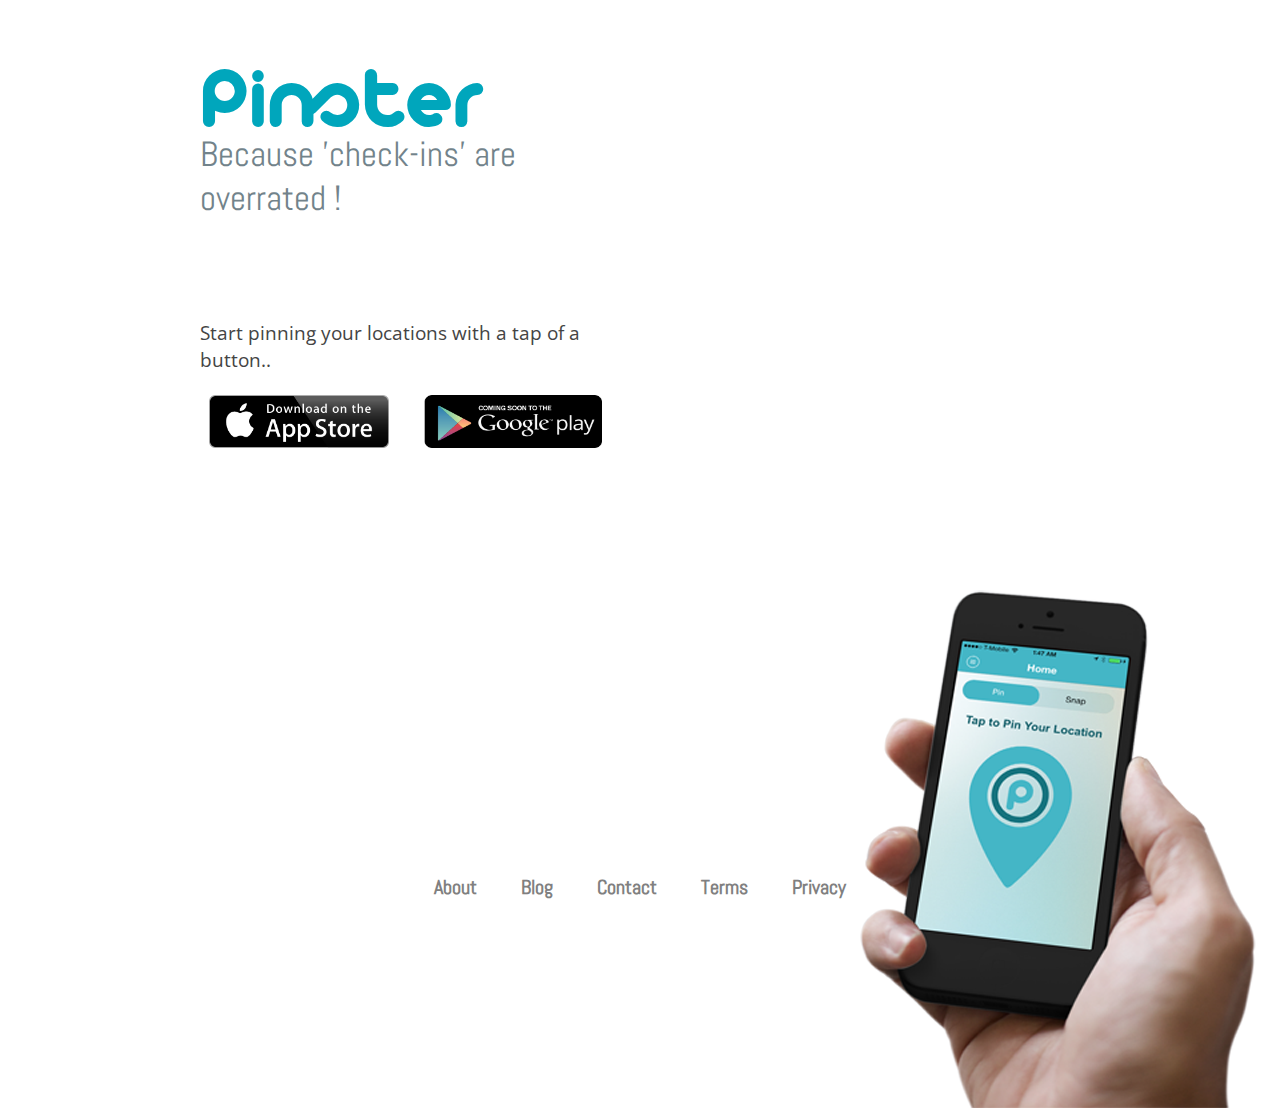
<file: index.html>
<!DOCTYPE HTML>

<html lang="en">
<head>

<title>pinsterapp.com</title>
<meta charset="UTF-8">
<meta name="viewport" content="width=device-width, initial-scale=1">

<link rel="shortcut icon" href="favicon.ico" type="image/x-icon">
<link rel="icon" href="favicon.ico" type="image/x-icon">

<link rel="stylesheet" href="style.css">

<!--[if lt IE 9]><script src="http://html5shim.googlecode.com/svn/trunk/html5.js"></script><![endif]-->

<script src="http://ajax.googleapis.com/ajax/libs/jquery/1.11.1/jquery.min.js"></script>
<script> 
$(document).ready(function(){
  $(".hand").animate({bottom:'0px'},1500);

});
</script> 
<style>
body{
        overflow-y:hidden;
    }
.hand{
	position:absolute;
	bottom:-400px;
	padding-right:10px;
	right:10px;
	
	}
#navcontainer{
	position:absolute;
	bottom:0;
	width: 100%;		
}
</style>

</head>
<body>




<header class="hero">
	<div class="row">
		<div class="intro">
			<h1>
				<!--img src="./images/icon.png" class="header_logo"/-->
				Pinster
			</h1>
			<h2>Because 'check-ins' are overrated !</h2>
			<p style="margin-top: 18%;">Start pinning your locations with a tap of a button.. </p>
		<a class="downloadButton" href="#">
		  <img src="./images/btn_download.png" width="180" height="53">
		</a>
		
		<a class="downloadButton" href="#">
		  <img src="./images/google_play.png" width="180" height="53" style="margin-left:20px;">
		</a>
		</div>
	</div>
</header>
<img class="hand" src="./images/header_iphone.png" />


<div class="ti-footer ng-scope">

    <div class="container">

        <div id="navcontainer">

            <ul>

                <li><a href="./about.html">About</a></li>
                <li><a href="./blog.html">Blog</a></li>
                <li><a href="./contact.html">Contact</a></li>
                <li><a href="./term.html"> Terms</a></li>
                <li><a href="./privacy.html"> Privacy</a></li>
                               
            </ul>

        </div>

    </div>

</div>

</body>
</html>
</file>
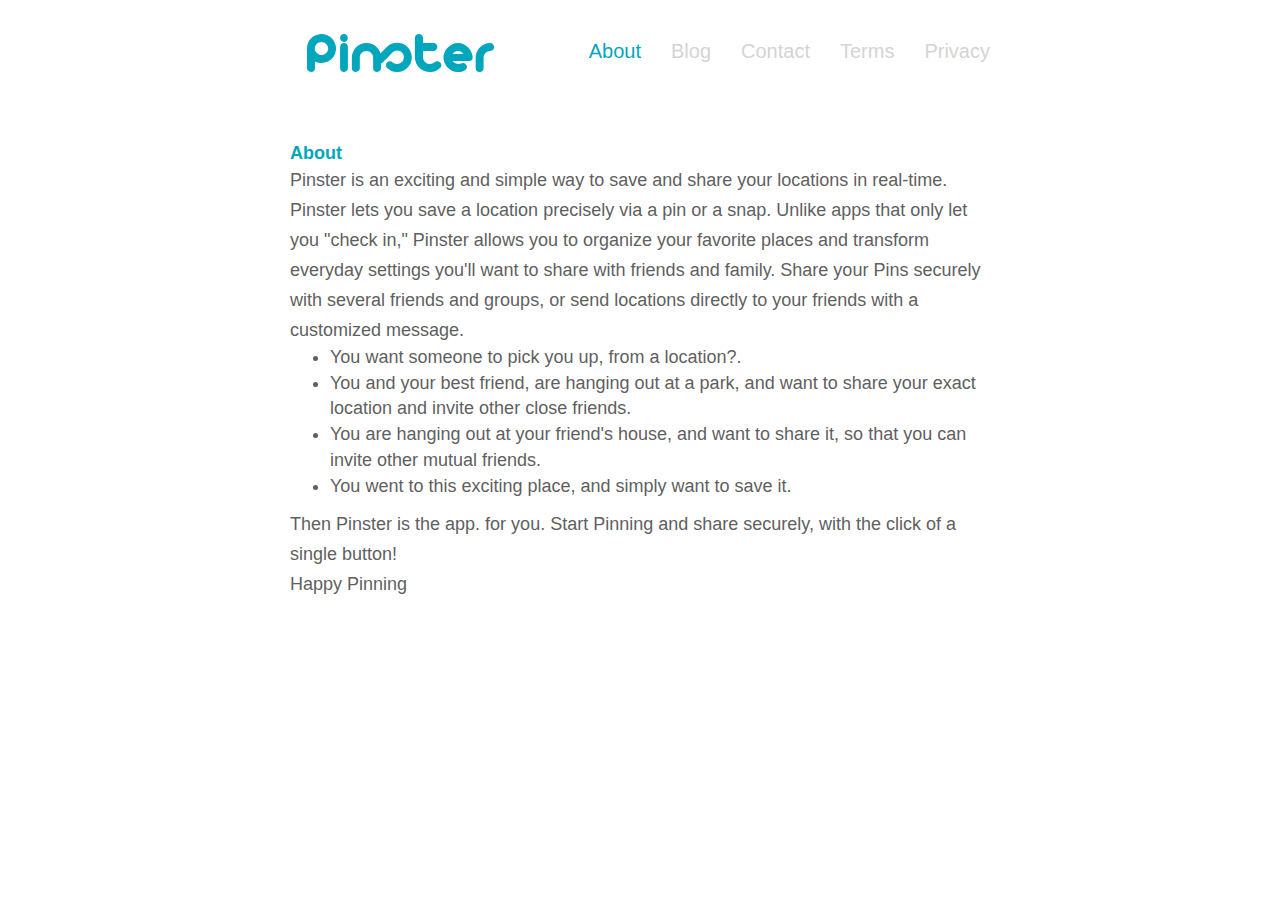
<file: about.html>
<!DOCTYPE html>
<!-- saved from url=(0029)http://www.gotinder.com/about -->
<html lang="en" class="ng-scope">
	<head>		

    <meta charset="utf-8">

    <title>pinsterapp.com</title>

    <meta name="description" content="">

    <meta name="viewport" content="width=device-width, initial-scale=1.0, maximum-scale=1.0, user-scalable=no">

    <meta name="fragment" content="!">

    <link rel="stylesheet" href="./main.css">
          
    <link rel="shortcut icon" href="favicon.ico" type="image/x-icon">
    <link rel="icon" href="favicon.ico" type="image/x-icon">
</head>

<body class="ng-scope sticky">

    <!-- ngInclude:  -->
    <div class="ti-main-content ng-scope">
		<div id="wrap" class="ng-scope">

    <div id="main">

        <div class="ti-header" ng-hide="front">

            <div class="ti-main-nav navbar" ti-menu="">

                <div class="container">

                    <div class="navbar-header">
                        <div type="button" class="navbar-toggle" ng-click="toggleMenu()">
                            <span class="sr-only">Toggle navigation</span>
                            <span class="icon-bar"></span>
                            <span class="icon-bar"></span>
                            <span class="icon-bar"></span>
                        </div>
                        <a class="navbar-brand ti-logo" href="/"><span>Pinster</span></a>
                    </div>

                    <div class="collapse navbar-collapse" id="ti-main-nav">

                        <ul class="menu nav navbar-nav navbar-right">

                            <li><a class="active" href="about.html">About</a></li>
                            <li><a href="blog.html">Blog</a></li>
                            <li><a href="contact.html">Contact</a></li>
                            <li><a href="term.html">Terms</a></li>
                            <li><a href="privacy.html">Privacy</a></li>

                        </ul>

                    </div>
                </div>

            </div>

        </div>

        <div class="ti-content">

            <!-- ngView:  --><div class="container ng-scope" ng-view="">


<div class="ti-about ti-section ng-scope">

    <!-- ngInclude:  --><div ng-include="" src="&#39;/partials/page-section-intro.html&#39;" class="ng-scope"><div class="ti-section-intro ng-scope">

    <h3 ng-bind-html="trustHtml(pageData.title)" class="ng-binding">About</h3>

    <p> Pinster is an exciting and simple way to save and share your locations in real-time. Pinster lets you save a location precisely via a pin or a snap. Unlike apps that only let you "check in," Pinster allows you to organize your favorite places and transform everyday settings you'll want to share with friends and family. Share your Pins securely with several friends and groups, or send locations directly to your friends with a customized message.</p>

<ul>
<li>  You want someone to pick you up, from a location?. </li>

<li>  You and your best friend, are hanging out at a park, and want to share your exact location and invite other close friends. </li>

<li>  You are hanging out at your friend's house, and want to share it, so that you can invite other mutual friends. </li>

<li>  You went to this exciting place, and simply want to save it. </li>
</ul>

<p> Then Pinster is the app. for you. Start Pinning and share securely, with the click of a single button! </p>
<p> Happy Pinning </p>

<style>
h100 {
  color: #7AC5F0;
}
h1 {
	font-style: verdana;
}
h100 {
  font-size: 40px;
}

h1 {
  color: #063637;;
}

h2 {
color: #063637;
}

h2 {
color: #063637;
}

h3.normal {
color: #063637 !important;
}

h4 {
color: #063637;
}

h5 {
color: #063637;
}
h5 {
  font-size: 20px;	
}

h6 {
color: #063637;
}

</style>

</div></div>


</div>
</div>

        </div>


    </div>

</div>

<div class="ti-footer ng-scope">

    <div class="container">

        <div class="navbar">

            <!--ul class="menu nav navbar-nav">
              <li><a class="active" href="about.html">About</a></li>
              <li><a href="blog.html">Blog</a></li>
              <li><a href="contact.html">Contact</a></li>
              <li><a href="term.html">Term</a></li>
              <li><a href="privacy.html">Privacy</a></li>
            </ul-->

        </div>

    </div>

</div>
</div>




</body></html>
</file>
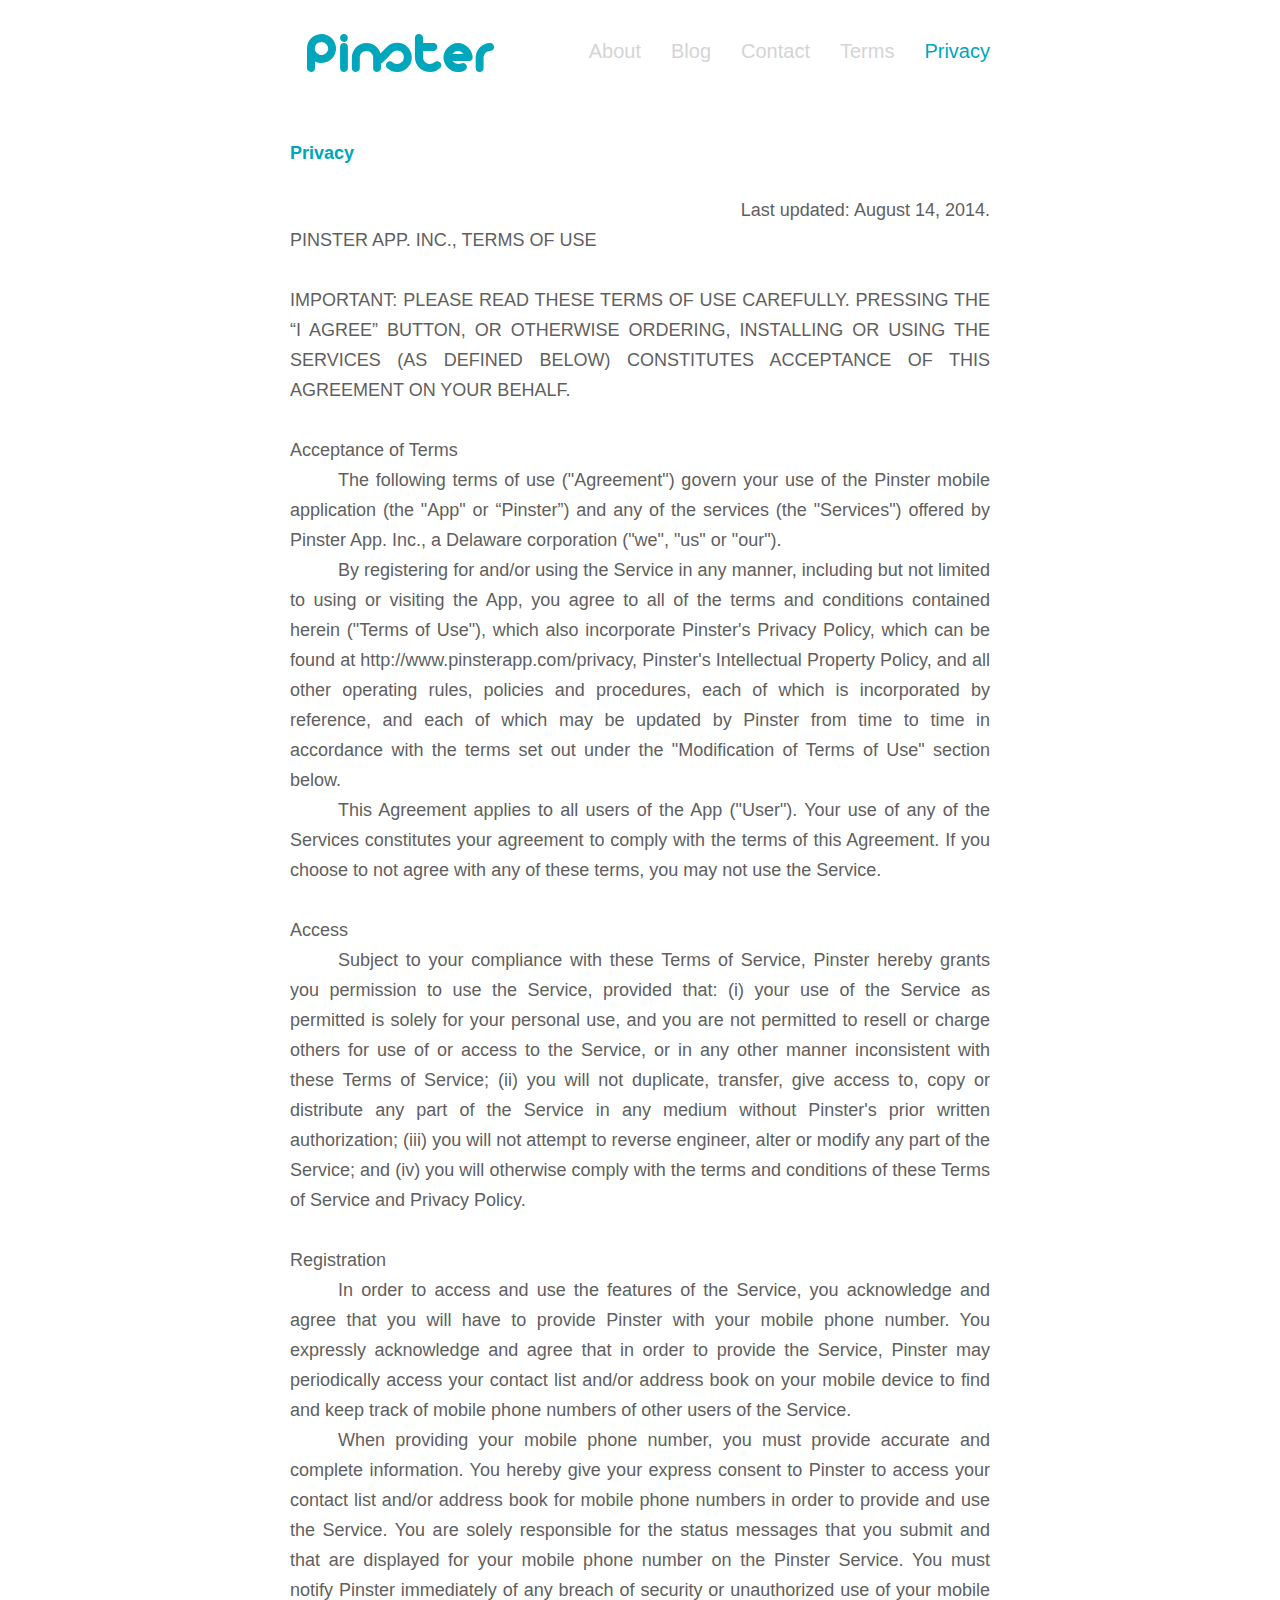
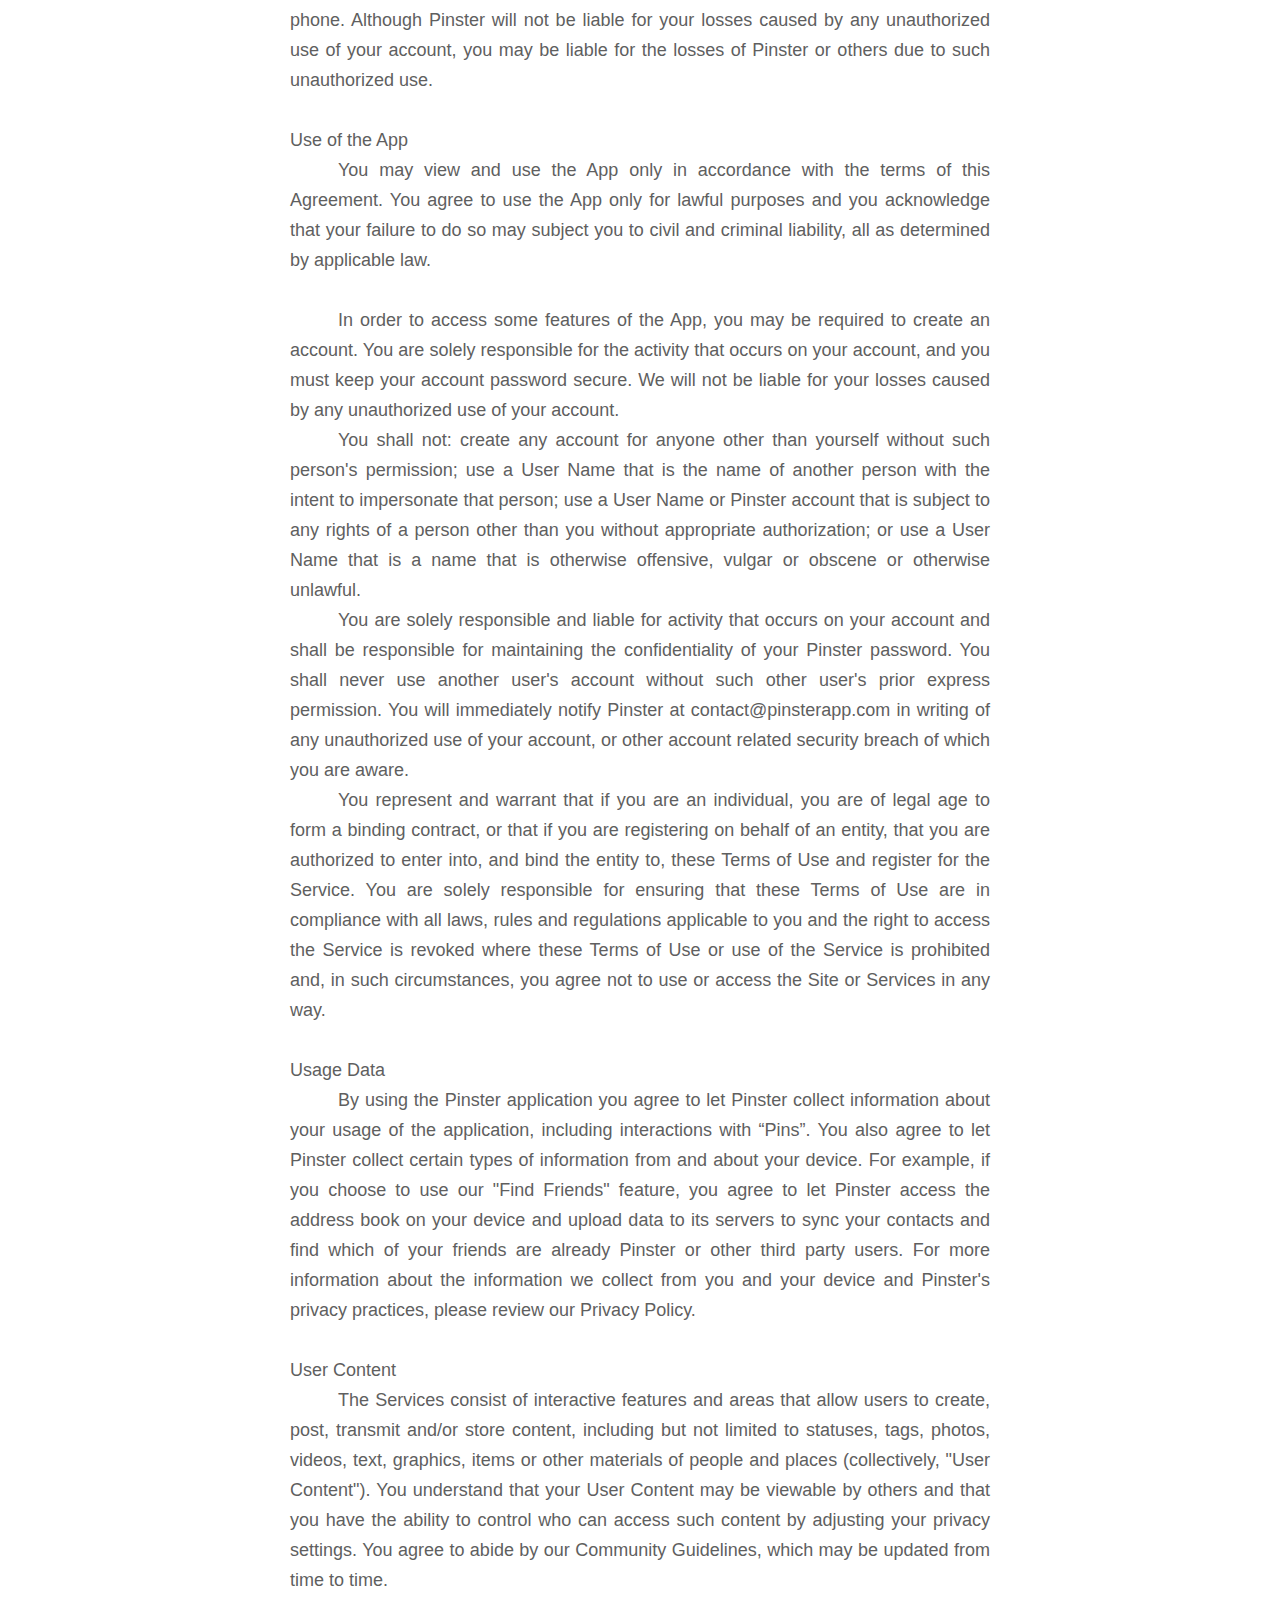
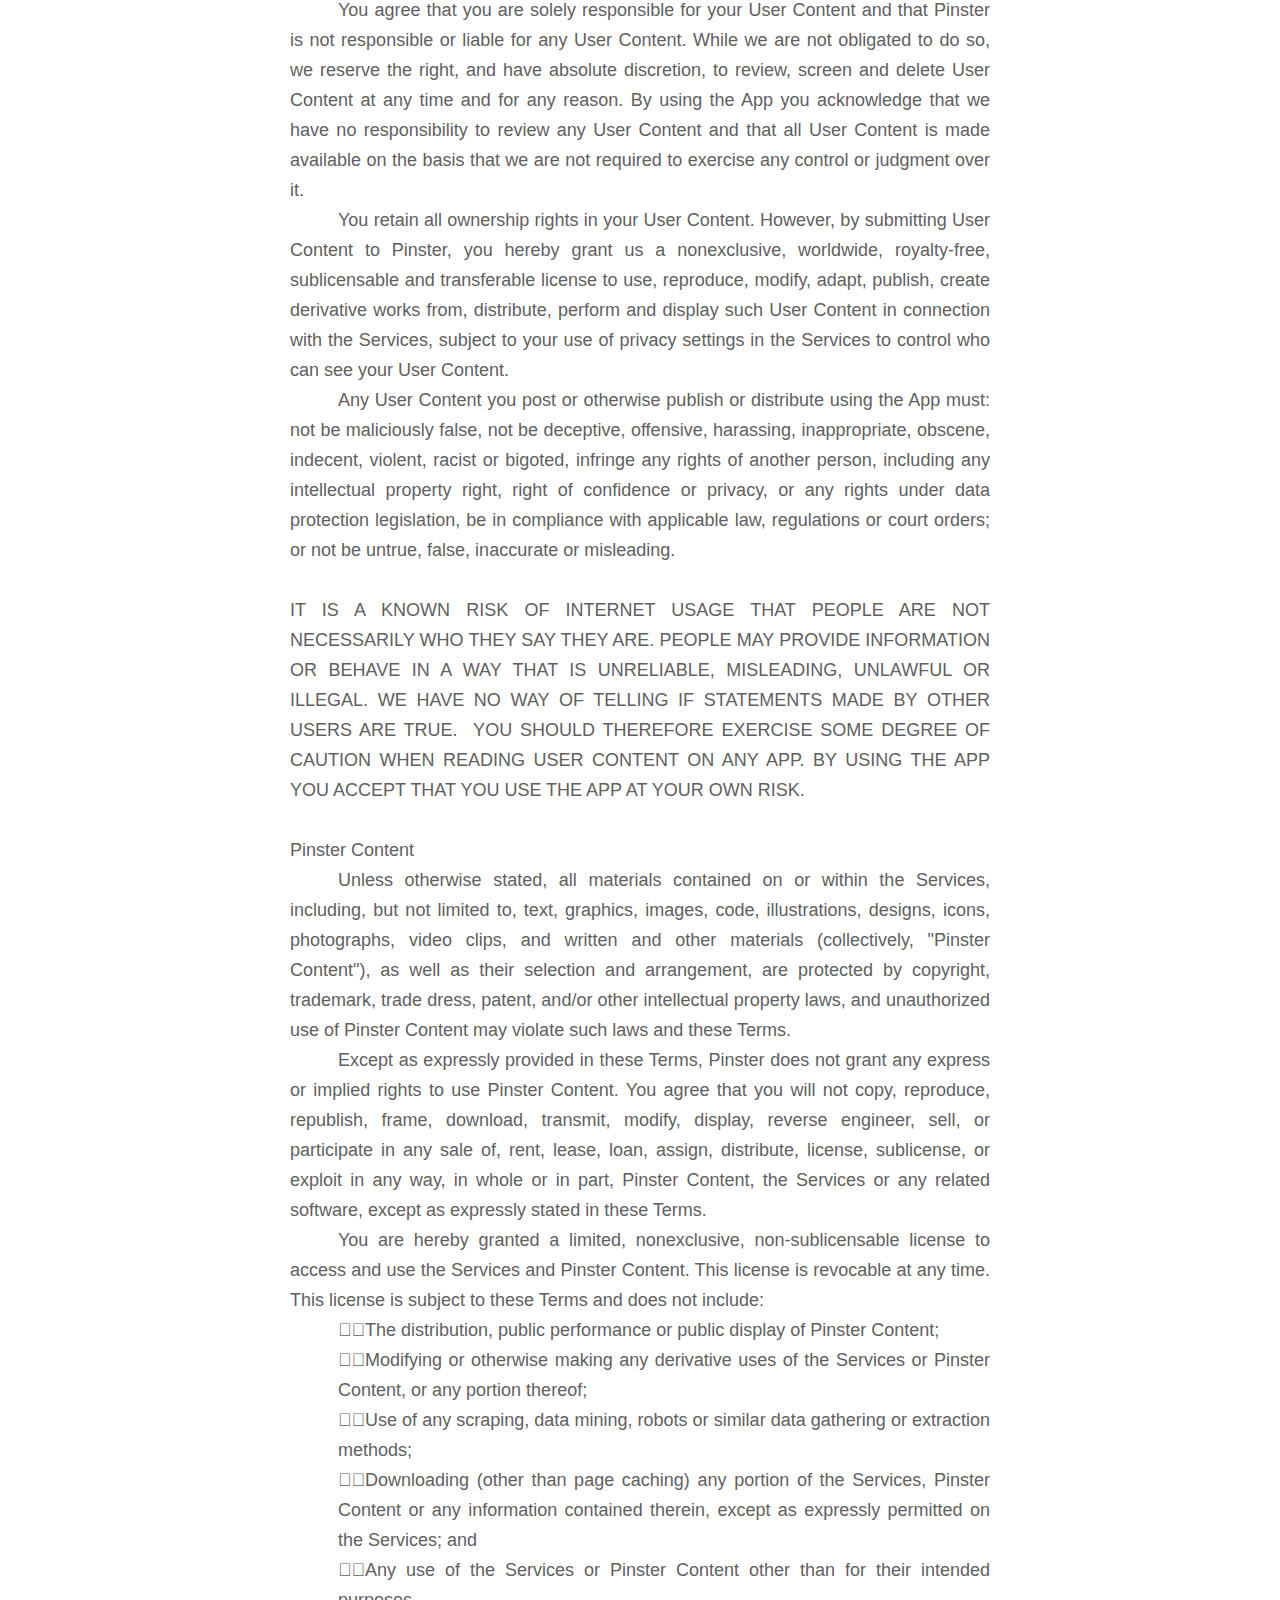
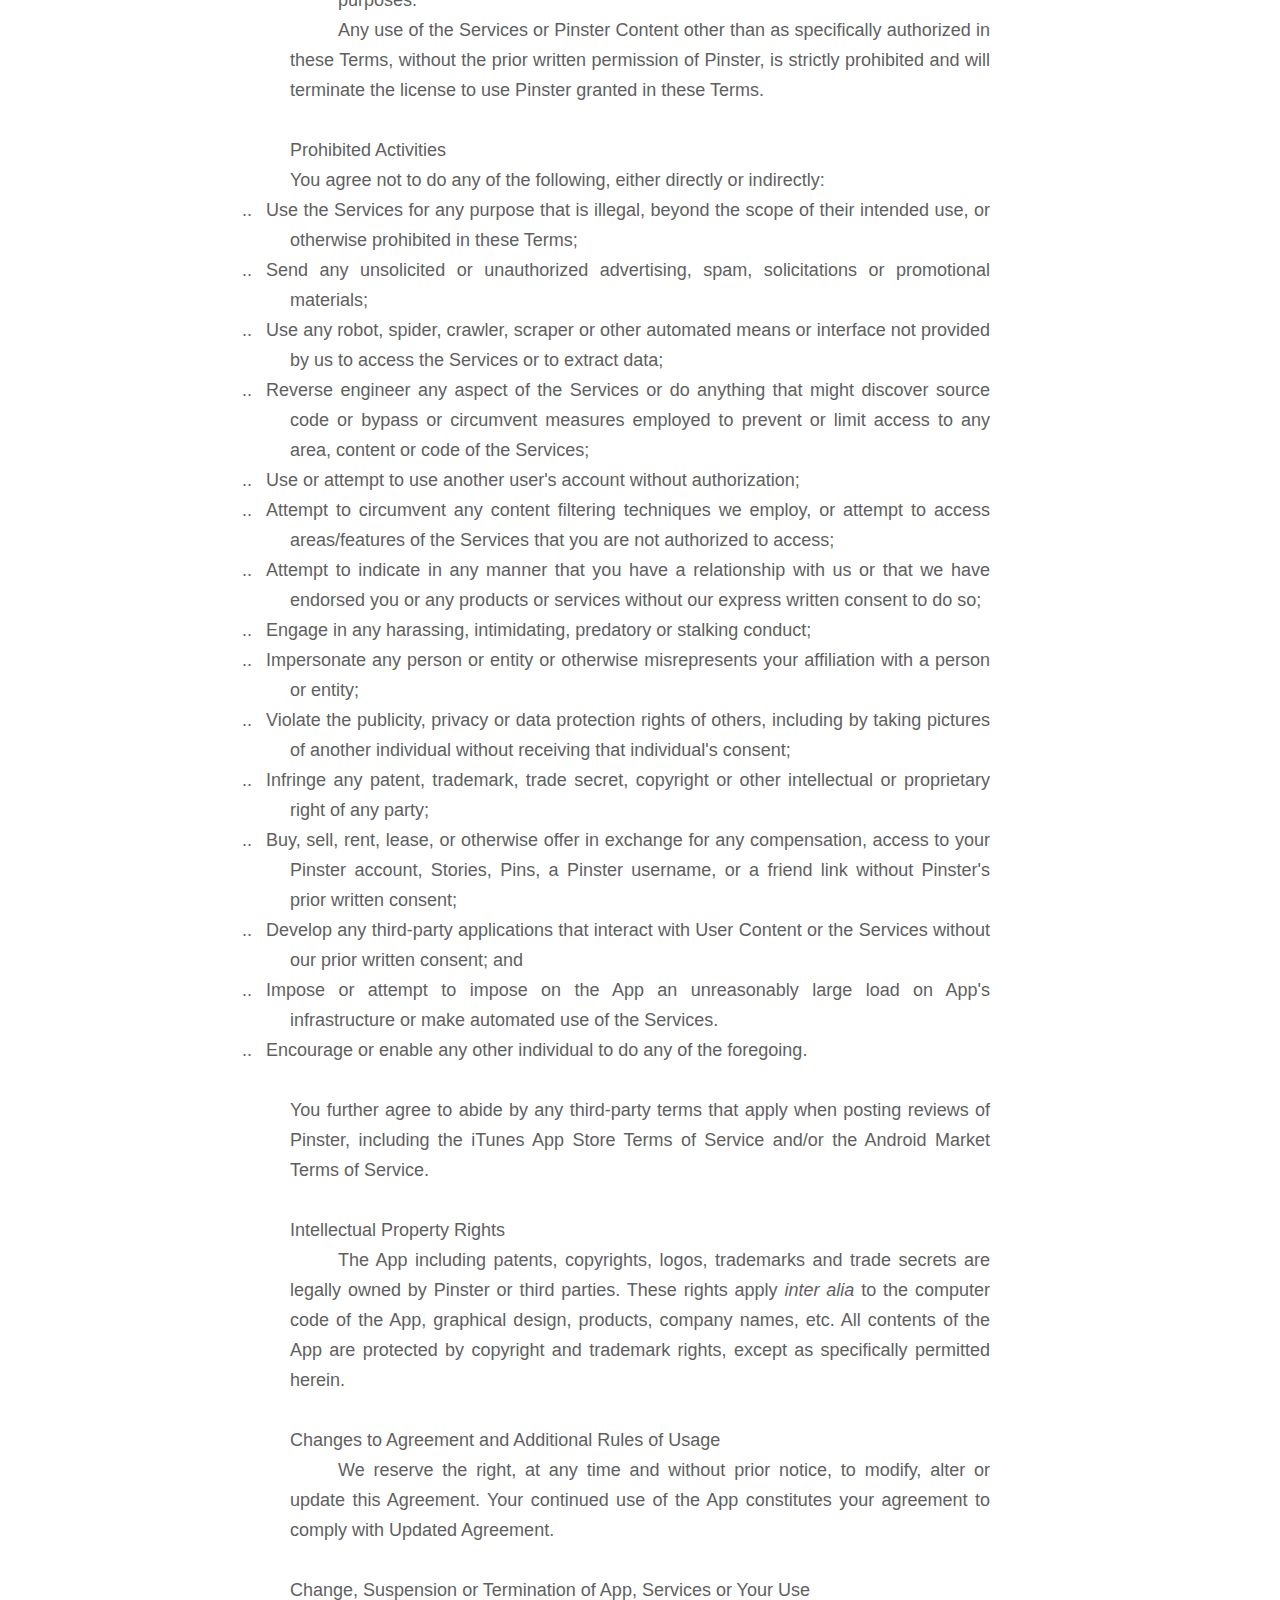
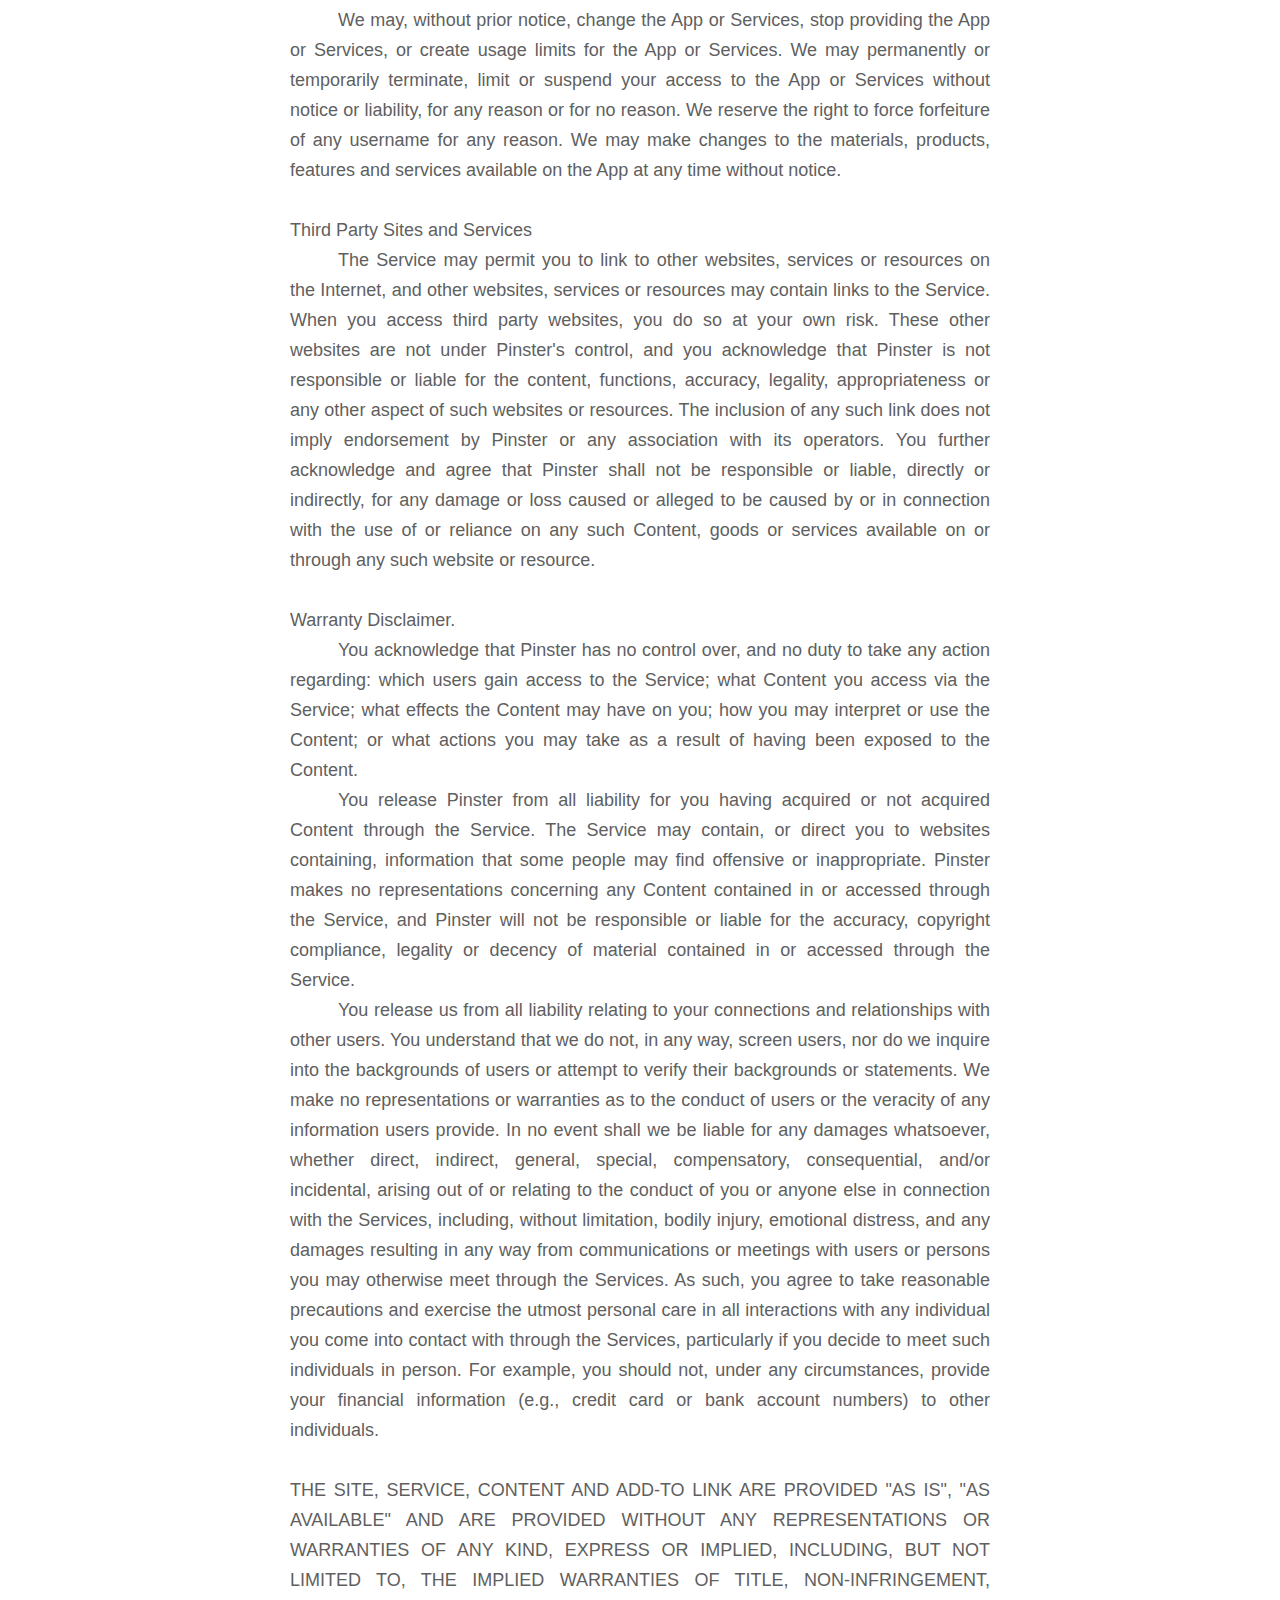
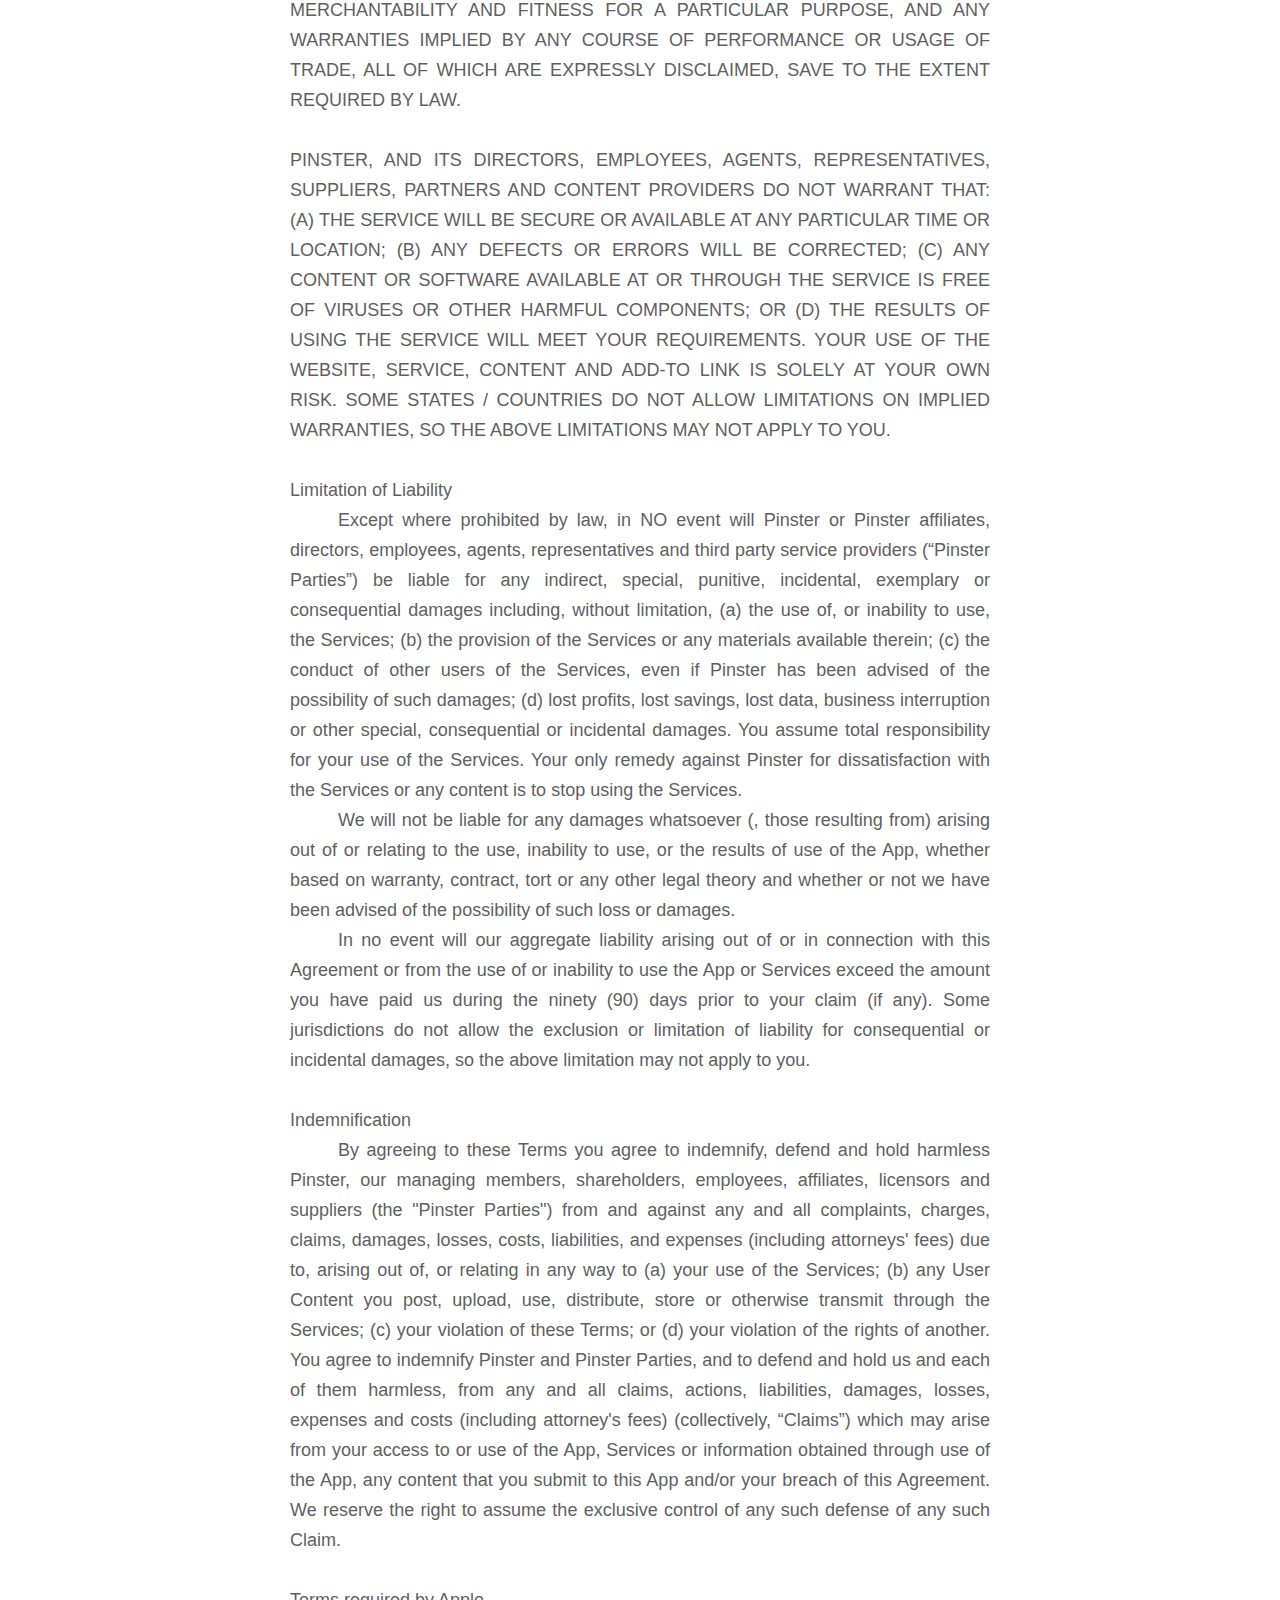
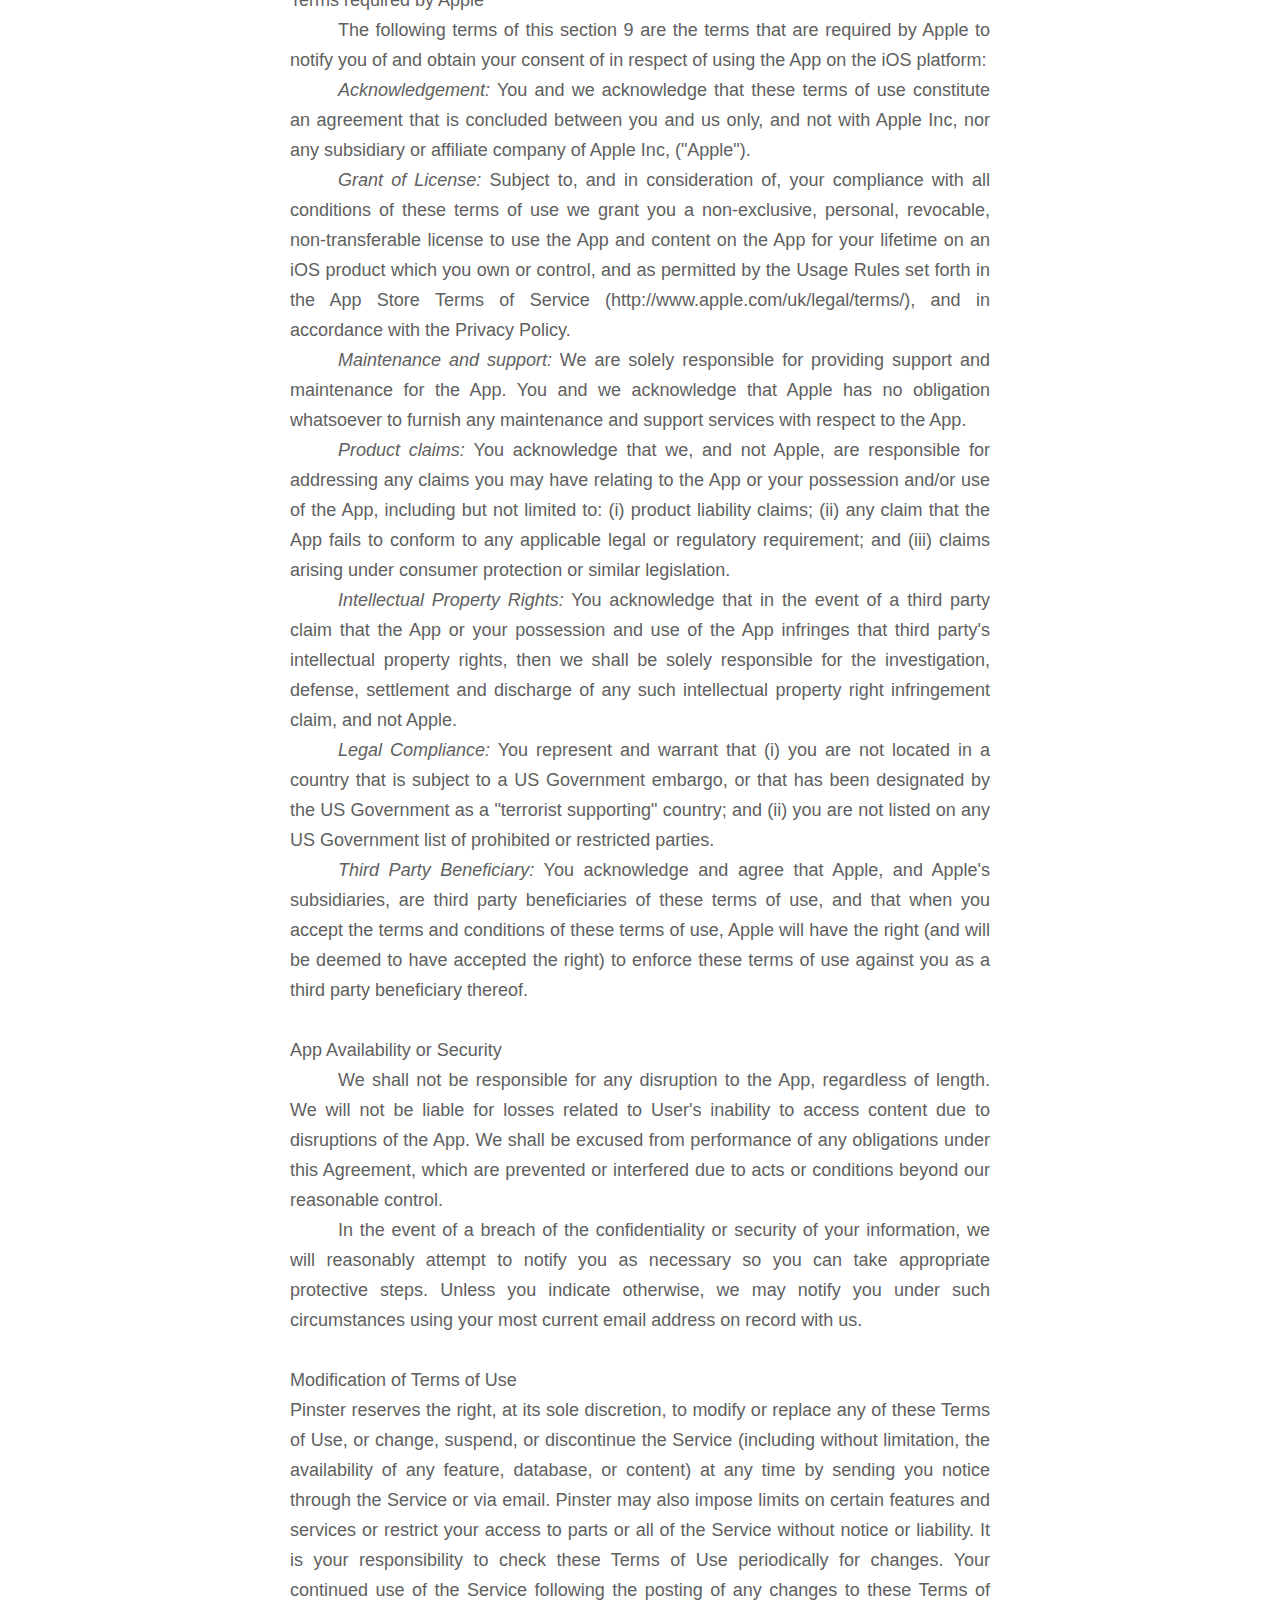
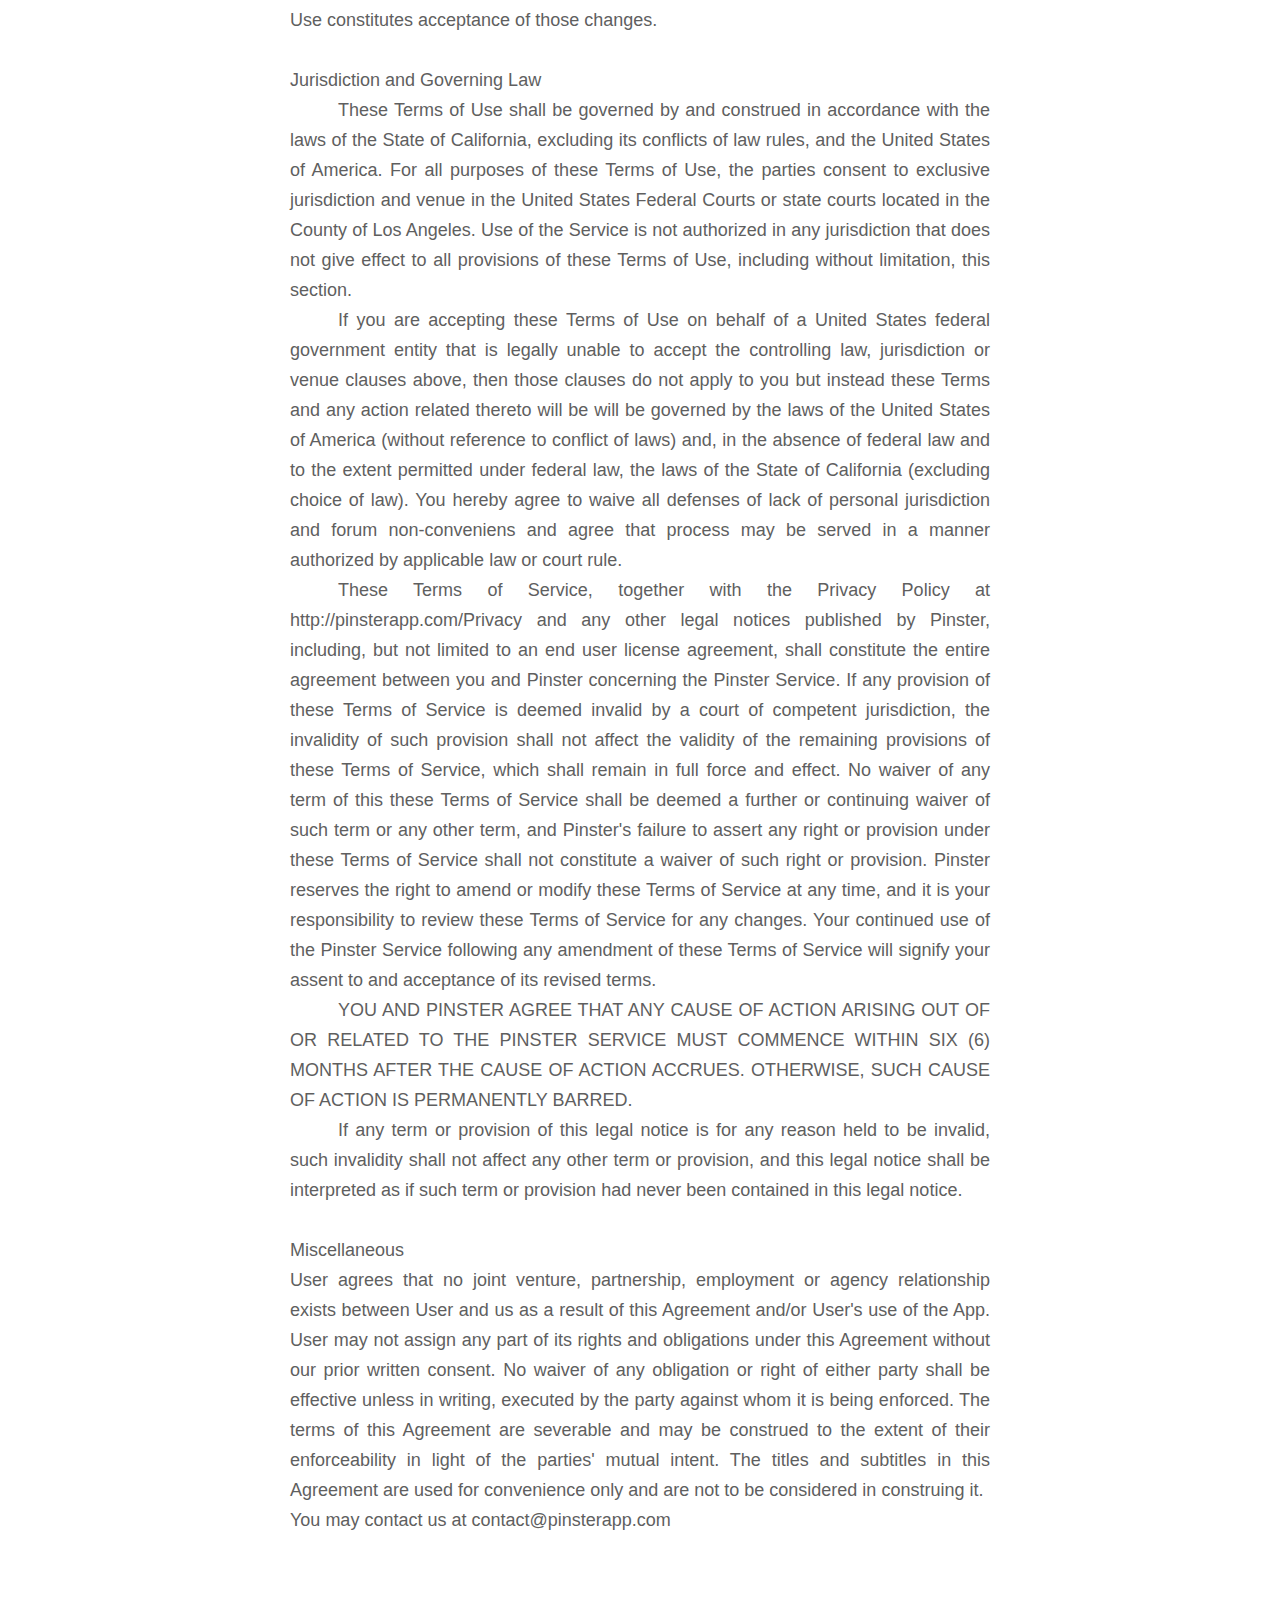
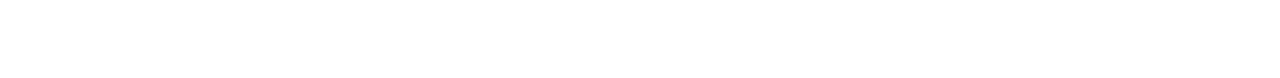
<file: privacy.html>
<!DOCTYPE html>
<!-- saved from url=(0029)http://www.gotinder.com/about -->
<html lang="en" class="ng-scope">
	<head>		

    <meta charset="utf-8">

    <title>pinsterapp.com</title>

    <meta name="description" content="">

    <meta name="viewport" content="width=device-width, initial-scale=1.0, maximum-scale=1.0, user-scalable=no">

    <meta name="fragment" content="!">

    <link rel="stylesheet" href="./main.css">
    <link rel="shortcut icon" href="favicon.ico" type="image/x-icon">
    <link rel="icon" href="favicon.ico" type="image/x-icon">     

</head>

<body class="ng-scope sticky">

    <!-- ngInclude:  -->
    <div class="ti-main-content ng-scope">
		<div id="wrap" class="ng-scope">

    <div id="main">

        <div class="ti-header" ng-hide="front">

            <div class="ti-main-nav navbar" ti-menu="">

                <div class="container">

                    <div class="navbar-header">
                        <div type="button" class="navbar-toggle" ng-click="toggleMenu()">
                            <span class="sr-only">Toggle navigation</span>
                            <span class="icon-bar"></span>
                            <span class="icon-bar"></span>
                            <span class="icon-bar"></span>
                        </div>
                        <a class="navbar-brand ti-logo" href="/"><span>Pinster</span></a>
                    </div>

                    <div class="collapse navbar-collapse" id="ti-main-nav">

                        <ul class="menu nav navbar-nav navbar-right">

                            <li><a href="about.html">About</a></li>
                            <li><a href="blog.html">Blog</a></li>
                            <li><a href="contact.html">Contact</a></li>
                            <li><a href="term.html">Terms</a></li>
                            <li><a class="active" href="privacy.html">Privacy</a></li>

                        </ul>

                    </div>
                </div>

            </div>

        </div>

        <div class="ti-content">

            <!-- ngView:  --><div class="container ng-scope" ng-view="">


<div class="ti-about ti-section ng-scope">

    <!-- ngInclude:  --><div ng-include="" src="&#39;/partials/page-section-intro.html&#39;" class="ng-scope"><div class="ti-section-intro ng-scope">

    <h3 ng-bind-html="trustHtml(pageData.title)" class="ng-binding">Privacy</h3>

    <style type="text/css">
	@page {  }
	table { border-collapse:collapse; border-spacing:0; empty-cells:show }
	td, th { vertical-align:top; font-size:12pt;}
	h1, h2, h3, h4, h5, h6 { clear:both }
	ol, ul { margin:0; padding:0;}
	li { list-style: none; margin:0; padding:0;}
	<!-- "li span.odfLiEnd" - IE 7 issue-->
	li span. { clear: both; line-height:0; width:0; height:0; margin:0; padding:0; }
	span.footnodeNumber { padding-right:1em; }
	span.annotation_style_by_filter { font-size:95%; font-family:Arial; background-color:#fff000;  margin:0; border:0; padding:0;  }
	* { margin:0;}
	.Footer { font-size:10pt; line-height:100%; margin-bottom:0cm; margin-top:0cm; text-align:left ! important; font-family:Calibri; writing-mode:lr-tb; }
	.P1 { font-size:12pt; line-height:100%; margin-bottom:0cm; margin-top:0cm; text-align:justify ! important; font-family:Arial; writing-mode:lr-tb; }
	.P10 { font-size:11pt; line-height:100%; margin-bottom:0cm; margin-top:0cm; text-align:justify ! important; font-family:Calibri; writing-mode:lr-tb; margin-left:0cm; margin-right:0cm; text-indent:1.27cm; }
	.P11 { font-size:11pt; line-height:100%; margin-bottom:0cm; margin-top:0cm; text-align:justify ! important; font-family:Calibri; writing-mode:lr-tb; margin-left:0cm; margin-right:0cm; text-indent:-1.27cm; }
	.P12 { font-size:11pt; line-height:100%; margin-bottom:0cm; margin-left:1.27cm; margin-right:0cm; margin-top:0cm; text-align:justify ! important; text-indent:0cm; font-family:Calibri; writing-mode:lr-tb; }
	.P2 { font-size:12pt; line-height:100%; margin-bottom:0cm; margin-top:0cm; text-align:justify ! important; font-family:Arial; writing-mode:lr-tb; font-weight:bold; }
	.P3 { font-size:9pt; line-height:100%; margin-bottom:0cm; margin-top:0cm; text-align:justify ! important; font-family:Arial; writing-mode:lr-tb; }
	.P4 { font-size:9pt; line-height:100%; margin-bottom:0cm; margin-top:0cm; text-align:justify ! important; font-family:Arial; writing-mode:lr-tb; }
	.P5 { font-size:9pt; line-height:100%; margin-bottom:0cm; margin-top:0cm; text-align:justify ! important; font-family:Arial; writing-mode:lr-tb; font-weight:bold; }
	.P6 { font-size:11pt; line-height:100%; margin-bottom:0cm; margin-top:0cm; text-align:right ! important; font-family:Calibri; writing-mode:lr-tb; }
	.P7 { font-size:11pt; line-height:100%; margin-bottom:0cm; margin-top:0cm; text-align:left ! important; font-family:Calibri; writing-mode:lr-tb; }
	.P8 { font-size:11pt; line-height:100%; margin-bottom:0cm; margin-top:0cm; text-align:justify ! important; font-family:Calibri; writing-mode:lr-tb; }
	.P9 { font-size:12pt; line-height:100%; margin-bottom:0cm; margin-top:0cm; text-align:justify ! important; font-family:Arial; writing-mode:lr-tb; }
	.Standard { font-size:11pt; font-family:Calibri; writing-mode:lr-tb; margin-top:0cm; margin-bottom:0.353cm; line-height:115%; text-align:left ! important; }
	.ListLabel_20_3 { font-style:normal; font-weight:bold; }
	.ListLabel_20_4 { color:#00000a; font-style:normal; text-decoration:none ! important; font-weight:normal; display:true; }
	.ListLabel_20_6 { font-weight:normal; }
	.ListLabel_20_7 { font-weight:normal; }
	.T1 { font-family:Verdana; }
	.T10 { font-family:Arial; font-size:9pt; font-style:italic; }
	.T11 { color:#548dd4; font-family:Arial; font-size:16pt; font-weight:bold; }
	.T2 { font-family:Arial; }
	.T3 { font-family:Arial; font-size:10pt; font-weight:bold; }
	.T4 { font-family:Arial; font-size:10pt; }
	.T5 { font-family:Arial; font-size:9pt; font-weight:bold; }
	.T6 { font-family:Arial; font-size:9pt; font-weight:bold; }
	.T7 { font-family:Arial; font-size:9pt; }
	.T8 { font-family:Arial; font-size:9pt; }
	.T9 { font-family:Arial; font-size:9pt; font-style:italic; }
	<!-- ODF styles with no properties representable as CSS -->
	.ListLabel_20_1 .ListLabel_20_2 .ListLabel_20_5  { }
	</style>
	
	
	<p class="P9"> 
	</p><p class="P6"><span class="T2">Last updated: August 14, 2014.</span></p><p class="P7"><span class="T11">PINSTER APP. INC., TERMS OF USE</span></p><p class="P2"> </p><p class="P8"><span class="T3">IMPORTANT: PLEASE READ THESE TERMS OF USE</span><span class="T4"> </span><span class="T3">CAREFULLY. PRESSIN</span><a name="_GoBack"/><span class="T3">G THE “I AGREE” BUTTON, OR OTHERWISE ORDERING, INSTALLING OR USING THE SERVICES (AS DEFINED BELOW) CONSTITUTES ACCEPTANCE OF THIS AGREEMENT ON YOUR BEHALF.</span></p><p class="P1"> </p><p class="P8"><span class="T6">Acceptance of Terms</span></p><p class="P10"><span class="T7">The following terms of use ("Agreement") govern your use of the Pinster mobile application (the "App" or “Pinster”) and any of the services (the "Services") offered by Pinster App. Inc., a Delaware corporation ("we", "us" or "our").</span></p><p class="P10"><span class="T7">By registering for and/or using the Service in any manner, including but not limited to using or visiting the App, you agree to all of the terms and conditions contained herein ("Terms of Use"), which also incorporate Pinster's Privacy Policy, which can be found at http://www.pinsterapp.com/privacy, Pinster's Intellectual Property Policy, and all other operating rules, policies and procedures, each of which is incorporated by reference, and each of which may be updated by Pinster from time to time in accordance with the terms set out under the "Modification of Terms of Use" section below. </span></p><p class="P10"><span class="T7">This Agreement applies to all users of the App ("User"). Your use of any of the Services constitutes your agreement to comply with the terms of this Agreement. If you choose to not agree with any of these terms, you may not use the Service. </span></p><p class="P3"> </p><p class="P8"><span class="T5">Access</span></p><p class="P10"><span class="T7">Subject to your compliance with these Terms of Service, Pinster hereby grants you permission to use the Service, provided that: (i) your use of the Service as permitted is solely for your personal use, and you are not permitted to resell or charge others for use of or access to the Service, or in any other manner inconsistent with these Terms of Service; (ii) you will not duplicate, transfer, give access to, copy or distribute any part of the Service in any medium without Pinster's prior written authorization; (iii) you will not attempt to reverse engineer, alter or modify any part of the Service; and (iv) you will otherwise comply with the terms and conditions of these Terms of Service and Privacy Policy.</span></p><p class="P3"> </p><p class="P8"><span class="T5">Registration</span></p><p class="P10"><span class="T7">In order to access and use the features of the Service, you acknowledge and agree that you will have to provide Pinster with your mobile phone number. You expressly acknowledge and agree that in order to provide the Service, Pinster may periodically access your contact list and/or address book on your mobile device to find and keep track of mobile phone numbers of other users of the Service. </span></p><p class="P10"><span class="T7">When providing your mobile phone number, you must provide accurate and complete information. You hereby give your express consent to Pinster to access your contact list and/or address book for mobile phone numbers in order to provide and use the Service. You are solely responsible for the status messages that you submit and that are displayed for your mobile phone number on the Pinster Service. You must notify Pinster immediately of any breach of security or unauthorized use of your mobile phone. Although Pinster will not be liable for your losses caused by any unauthorized use of your account, you may be liable for the losses of Pinster or others due to such unauthorized use.</span></p><p class="P3"> </p><p class="P8"><span class="T6">Use of the App </span></p><p class="P10"><span class="T7">You may view and use the App only in accordance with the terms of this Agreement. You agree to use the App only for lawful purposes and you acknowledge that your failure to do so may subject you to civil and criminal liability, all as determined by applicable law.</span></p><p class="P3"> </p><p class="P10"><span class="T7">In order to access some features of the App, you may be required to create an account. You are solely responsible for the activity that occurs on your account, and you must keep your account password secure. We will not be liable for your losses caused by any unauthorized use of your account.</span></p><p class="P10"><span class="T7">You shall not: create any account for anyone other than yourself without such person's permission; use a User Name that is the name of another person with the intent to impersonate that person; use a User Name or Pinster account that is subject to any rights of a person other than you without appropriate authorization; or use a User Name that is a name that is otherwise offensive, vulgar or obscene or otherwise unlawful.</span></p><p class="P10"><span class="T7">You are solely responsible and liable for activity that occurs on your account and shall be responsible for maintaining the confidentiality of your Pinster password. You shall never use another user's </span><span class="T7">account without such other user's prior express permission. You will immediately notify Pinster at contact@pinsterapp.com in writing of any unauthorized use of your account, or other account related security breach of which you are aware.</span></p><p class="P10"><span class="T7">You represent and warrant that if you are an individual, you are of legal age to form a binding contract, or that if you are registering on behalf of an entity, that you are authorized to enter into, and bind the entity to, these Terms of Use and register for the Service. You are solely responsible for ensuring that these Terms of Use are in compliance with all laws, rules and regulations applicable to you and the right to access the Service is revoked where these Terms of Use or use of the Service is prohibited and, in such circumstances, you agree not to use or access the Site or Services in any way.</span></p><p class="P3"> </p><p class="P8"><span class="T5">Usage Data</span></p><p class="P10"><span class="T7">By using the Pinster application you agree to let Pinster collect information about your usage of the application, including interactions with “Pins”. You also agree to let Pinster collect certain types of information from and about your device. For example, if you choose to use our "Find Friends" feature, you agree to let Pinster access the address book on your device and upload data to its servers to sync your contacts and find which of your friends are already Pinster or other third party users. For more information about the information we collect from you and your device and Pinster's privacy practices, please review our Privacy Policy.</span></p><p class="P5"> </p><p class="P8"><span class="T6">User Content</span></p><p class="P10"><span class="T8">The Services consist of interactive features and areas that allow users to create, post, transmit and/or store content, including but not limited to statuses, tags, photos, videos, text, graphics, items or other materials of people and places (collectively, "User Content"). You understand that your User Content may be viewable by others and that you have the ability to control who can access such content by adjusting your privacy settings. You agree to abide by our Community Guidelines, which may be updated from time to time.</span></p><p class="P10"><span class="T8">You agree that you are solely responsible for your User Content and that Pinster is not responsible or liable for any User Content. While we are not obligated to do so, we reserve the right, and have absolute discretion, to review, screen and delete User Content at any time and for any reason. By using the App you acknowledge that we have no responsibility to review any User Content and that all User Content is made available on the basis that we are not required to exercise any control or judgment over it. </span></p><p class="P10"><span class="T8">You retain all ownership rights in your User Content. However, by submitting User Content to Pinster, you hereby grant us a nonexclusive, worldwide, royalty-free, sublicensable and transferable license to use, reproduce, modify, adapt, publish, create derivative works from, distribute, perform and display such User Content in connection with the Services, subject to your use of privacy settings in the Services to control who can see your User Content.</span></p><p class="P10"><span class="T8">Any User Content you post or otherwise publish or distribute using the App must: not be maliciously false, not be deceptive, offensive, harassing, inappropriate, obscene, indecent, violent, racist or bigoted, infringe any rights of another person, including any intellectual property right, right of confidence or privacy, or any rights under data protection legislation, be in compliance with applicable law, regulations or court orders; or not be untrue, false, inaccurate or misleading.</span></p><p class="P4"> </p><p class="P8"><span class="T8">IT IS A KNOWN RISK OF INTERNET USAGE THAT PEOPLE ARE NOT NECESSARILY WHO THEY SAY THEY ARE. PEOPLE MAY PROVIDE INFORMATION OR BEHAVE IN A WAY THAT IS UNRELIABLE, MISLEADING, UNLAWFUL OR ILLEGAL. WE HAVE NO WAY OF TELLING IF STATEMENTS MADE BY OTHER USERS ARE TRUE.  YOU SHOULD THEREFORE EXERCISE SOME DEGREE OF CAUTION WHEN READING USER CONTENT ON ANY APP. BY USING THE APP YOU ACCEPT THAT YOU USE THE APP AT YOUR OWN RISK.</span></p><p class="P5"> </p><p class="P8"><span class="T6">Pinster Content</span></p><p class="P10"><span class="T8">Unless otherwise stated, all materials contained on or within the Services, including, but not limited to, text, graphics, images, code, illustrations, designs, icons, photographs, video clips, and written and other materials (collectively, "Pinster Content"), as well as their selection and arrangement, are protected by copyright, trademark, trade dress, patent, and/or other intellectual property laws, and unauthorized use of Pinster Content may violate such laws and these Terms. </span></p><p class="P10"><span class="T8">Except as expressly provided in these Terms, Pinster does not grant any express or implied rights to use Pinster Content. You agree that you will not copy, reproduce, republish, frame, download, transmit, modify, display, reverse engineer, sell, or participate in any sale of, rent, lease, loan, assign, distribute, license, sublicense, or exploit in any way, in whole or in part, Pinster Content, the Services or any related software, except as expressly stated in these Terms.</span></p><p class="P10"><span class="T8">You are hereby granted a limited, nonexclusive, non-sublicensable license to access and use the Services and Pinster Content. This license is revocable at any time. This license is subject to these Terms and does not include:</span></p><ul><li><p class="P12" style="margin-left:1.27cm;"><span style="display:block;float:left;min-width:0.635cm;"></span><span class="T8">The distribution, public performance or public display of Pinster Content;</span><span class="odfLiEnd"/> </p></li><li><p class="P12" style="margin-left:1.27cm;"><span style="display:block;float:left;min-width:0.635cm;"></span><span class="T8">Modifying or otherwise making any derivative uses of the Services or Pinster Content, or any portion thereof;</span><span class="odfLiEnd"/> </p></li><li><p class="P12" style="margin-left:1.27cm;"><span style="display:block;float:left;min-width:0.635cm;"></span><span class="T8">Use of any scraping, data mining, robots or similar data gathering or extraction methods;</span><span class="odfLiEnd"/> </p></li><li><p class="P12" style="margin-left:1.27cm;"><span style="display:block;float:left;min-width:0.635cm;"></span><span class="T8">Downloading (other than page caching) any portion of the Services, Pinster Content or any information contained therein, except as expressly permitted on the Services; and</span><span class="odfLiEnd"/> </p></li><li><p class="P12" style="margin-left:1.27cm;"><span style="display:block;float:left;min-width:0.635cm;"></span><span class="T8">Any use of the Services or Pinster Content other than for their intended purposes.</span><span class="odfLiEnd"/> </p></li></ul><p class="P10"><span class="T8">Any use of the Services or Pinster Content other than as specifically authorized in these Terms, without the prior written permission of Pinster, is strictly prohibited and will terminate the license to use Pinster granted in these Terms.</span></p><p class="P5"> </p><p class="P8"><span class="T6">Prohibited Activities</span></p><p class="P8"><span class="T7">You agree not to do any of the following, either directly or indirectly:</span></p><ul><li><p class="P11" style="margin-left:0cm;"><span style="display:block;float:left;min-width:0.635cm;">..</span><span class="T7">Use the Services for any purpose that is illegal, beyond the scope of their intended use, or otherwise prohibited in these Terms;</span><span class="odfLiEnd"/> </p></li><li><p class="P11" style="margin-left:0cm;"><span style="display:block;float:left;min-width:0.635cm;">..</span><span class="T7">Send any unsolicited or unauthorized advertising, spam, solicitations or promotional materials;</span><span class="odfLiEnd"/> </p></li><li><p class="P11" style="margin-left:0cm;"><span style="display:block;float:left;min-width:0.635cm;">..</span><span class="T7">Use any robot, spider, crawler, scraper or other automated means or interface not provided by us to access the Services or to extract data;</span><span class="odfLiEnd"/> </p></li><li><p class="P11" style="margin-left:0cm;"><span style="display:block;float:left;min-width:0.635cm;">..</span><span class="T7">Reverse engineer any aspect of the Services or do anything that might discover source code or bypass or circumvent measures employed to prevent or limit access to any area, content or code of the Services;</span><span class="odfLiEnd"/> </p></li><li><p class="P11" style="margin-left:0cm;"><span style="display:block;float:left;min-width:0.635cm;">..</span><span class="T7">Use or attempt to use another user's account without authorization;</span><span class="odfLiEnd"/> </p></li><li><p class="P11" style="margin-left:0cm;"><span style="display:block;float:left;min-width:0.635cm;">..</span><span class="T7">Attempt to circumvent any content filtering techniques we employ, or attempt to access areas/features of the Services that you are not authorized to access;</span><span class="odfLiEnd"/> </p></li><li><p class="P11" style="margin-left:0cm;"><span style="display:block;float:left;min-width:0.635cm;">..</span><span class="T7">Attempt to indicate in any manner that you have a relationship with us or that we have endorsed you or any products or services without our express written consent to do so;</span><span class="odfLiEnd"/> </p></li><li><p class="P11" style="margin-left:0cm;"><span style="display:block;float:left;min-width:0.635cm;">..</span><span class="T7">Engage in any harassing, intimidating, predatory or stalking conduct;</span><span class="odfLiEnd"/> </p></li><li><p class="P11" style="margin-left:0cm;"><span style="display:block;float:left;min-width:0.635cm;">..</span><span class="T7">Impersonate any person or entity or otherwise misrepresents your affiliation with a person or entity;</span><span class="odfLiEnd"/> </p></li><li><p class="P11" style="margin-left:0cm;"><span style="display:block;float:left;min-width:0.635cm;">..</span><span class="T7">Violate the publicity, privacy or data protection rights of others, including by taking pictures of another individual without receiving that individual's consent;</span><span class="odfLiEnd"/> </p></li><li><p class="P11" style="margin-left:0cm;"><span style="display:block;float:left;min-width:0.635cm;">..</span><span class="T7">Infringe any patent, trademark, trade secret, copyright or other intellectual or proprietary right of any party;</span><span class="odfLiEnd"/> </p></li><li><p class="P11" style="margin-left:0cm;"><span style="display:block;float:left;min-width:0.635cm;">..</span><span class="T7">Buy, sell, rent, lease, or otherwise offer in exchange for any compensation, access to your Pinster account, Stories, Pins, a Pinster username, or a friend link without Pinster's prior written consent;</span><span class="odfLiEnd"/> </p></li><li><p class="P11" style="margin-left:0cm;"><span style="display:block;float:left;min-width:0.635cm;">..</span><span class="T7">Develop any third-party applications that interact with User Content or the Services without our prior written consent; and</span><span class="odfLiEnd"/> </p></li><li><p class="P11" style="margin-left:0cm;"><span style="display:block;float:left;min-width:0.635cm;">..</span><span class="T7">Impose or attempt to impose on the App an unreasonably large load on App's infrastructure or make automated use of the Services.</span><span class="odfLiEnd"/> </p></li><li><p class="P11" style="margin-left:0cm;"><span style="display:block;float:left;min-width:0.635cm;">..</span><span class="T7">Encourage or enable any other individual to do any of the foregoing.</span><span class="odfLiEnd"/> </p></li></ul><p class="P5"> </p><p class="P8"><span class="T8">You further agree to abide by any third-party terms that apply when posting reviews of Pinster, including the iTunes App Store Terms of Service and/or the Android Market Terms of Service. </span></p><p class="P5"> </p><p class="P8"><span class="T6">Intellectual Property Rights</span></p><p class="P10"><span class="T7">The App including patents, copyrights, logos, trademarks and trade secrets are legally owned by Pinster or third parties. These rights apply </span><span class="T9">inter alia</span><span class="T7"> to the computer code of the App, graphical design, products, company names, etc. All contents of the App are protected by copyright and trademark rights, except as specifically permitted herein.</span></p><p class="P5"> </p><p class="P8"><span class="T6">Changes to Agreement and Additional Rules of Usage</span></p><p class="P10"><span class="T7">We reserve the right, at any time and without prior notice, to modify, alter or update this Agreement. Your continued use of the App constitutes your agreement to comply with Updated Agreement.</span></p><p class="P3"> </p><p class="P8"><span class="T6">Change, Suspension or Termination of App, Services or Your Use</span></p><p class="P10"><span class="T7">We may, without prior notice, change the App or Services, stop providing the App or Services, or create usage limits for the App or Services. We may permanently or temporarily terminate, limit or suspend your access to the App or Services without notice or liability, for any reason or for no reason. We reserve the right to force forfeiture of any username for any reason. We may make changes to the materials, products, features and services available on the App at any time without notice.</span></p><p class="P3"> </p><p class="P8"><span class="T5">Third Party Sites and Services</span></p><p class="P10"><span class="T7">The Service may permit you to link to other websites, services or resources on the Internet, and other websites, services or resources may contain links to the Service. When you access third party websites, you do so at your own risk. These other websites are not under Pinster's control, and you </span><span class="T7">acknowledge that Pinster is not responsible or liable for the content, functions, accuracy, legality, appropriateness or any other aspect of such websites or resources. The inclusion of any such link does not imply endorsement by Pinster or any association with its operators. You further acknowledge and agree that Pinster shall not be responsible or liable, directly or indirectly, for any damage or loss caused or alleged to be caused by or in connection with the use of or reliance on any such Content, goods or services available on or through any such website or resource.</span></p><p class="P3"> </p><p class="P8"><span class="T6">Warranty Disclaimer.</span></p><p class="P10"><span class="T8">You acknowledge that Pinster has no control over, and no duty to take any action regarding: which users gain access to the Service; what Content you access via the Service; what effects the Content may have on you; how you may interpret or use the Content; or what actions you may take as a result of having been exposed to the Content.</span></p><p class="P10"><span class="T8">You release Pinster from all liability for you having acquired or not acquired Content through the Service. The Service may contain, or direct you to websites containing, information that some people may find offensive or inappropriate. Pinster makes no representations concerning any Content contained in or accessed through the Service, and Pinster will not be responsible or liable for the accuracy, copyright compliance, legality or decency of material contained in or accessed through the Service.</span></p><p class="P10"><span class="T8">You release us from all liability relating to your connections and relationships with other users. You understand that we do not, in any way, screen users, nor do we inquire into the backgrounds of users or attempt to verify their backgrounds or statements. We make no representations or warranties as to the conduct of users or the veracity of any information users provide. In no event shall we be liable for any damages whatsoever, whether direct, indirect, general, special, compensatory, consequential, and/or incidental, arising out of or relating to the conduct of you or anyone else in connection with the Services, including, without limitation, bodily injury, emotional distress, and any damages resulting in any way from communications or meetings with users or persons you may otherwise meet through the Services. As such, you agree to take reasonable precautions and exercise the utmost personal care in all interactions with any individual you come into contact with through the Services, particularly if you decide to meet such individuals in person. For example, you should not, under any circumstances, provide your financial information (e.g., credit card or bank account numbers) to other individuals.</span></p><p class="P4"> </p><p class="P8"><span class="T8">THE SITE, SERVICE, CONTENT AND ADD-TO LINK ARE PROVIDED "AS IS", "AS AVAILABLE" AND ARE PROVIDED WITHOUT ANY REPRESENTATIONS OR WARRANTIES OF ANY KIND, EXPRESS OR IMPLIED, INCLUDING, BUT NOT LIMITED TO, THE IMPLIED WARRANTIES OF TITLE, NON-INFRINGEMENT, MERCHANTABILITY AND FITNESS FOR A PARTICULAR PURPOSE, AND ANY WARRANTIES IMPLIED BY ANY COURSE OF PERFORMANCE OR USAGE OF TRADE, ALL OF WHICH ARE EXPRESSLY DISCLAIMED, SAVE TO THE EXTENT REQUIRED BY LAW.</span></p><p class="P4"> </p><p class="P8"><span class="T8">PINSTER, AND ITS DIRECTORS, EMPLOYEES, AGENTS, REPRESENTATIVES, SUPPLIERS, PARTNERS AND CONTENT PROVIDERS DO NOT WARRANT THAT: (A) THE SERVICE WILL BE SECURE OR AVAILABLE AT ANY PARTICULAR TIME OR LOCATION; (B) ANY DEFECTS OR ERRORS WILL BE CORRECTED; (C) ANY CONTENT OR SOFTWARE AVAILABLE AT OR THROUGH THE SERVICE IS FREE OF VIRUSES OR OTHER HARMFUL COMPONENTS; OR (D) THE RESULTS OF USING THE SERVICE WILL MEET YOUR REQUIREMENTS. YOUR USE OF THE WEBSITE, SERVICE, CONTENT AND ADD-TO LINK IS SOLELY AT YOUR OWN RISK. SOME STATES / COUNTRIES DO NOT ALLOW LIMITATIONS ON IMPLIED WARRANTIES, SO THE ABOVE LIMITATIONS MAY NOT APPLY TO YOU.</span></p><p class="P3"> </p><p class="P8"><span class="T6">Limitation of Liability</span></p><p class="P10"><span class="T7">Except where prohibited by law, in NO event will Pinster or Pinster affiliates, directors, employees, agents, representatives and third party service providers (“Pinster Parties”) be liable for any indirect, special, punitive, incidental, exemplary or consequential damages including, without limitation, (a) the use of, or inability to use, the Services; (b) the provision of the Services or any materials available therein; (c) the conduct of other users of the Services, even if Pinster has been advised of the possibility of such damages; (d) lost profits, lost savings, lost data, business interruption or other special, consequential or incidental damages. You assume total responsibility for your use of the Services. Your only remedy against Pinster for dissatisfaction with the Services or any content is to stop using the Services. </span></p><p class="P10"><span class="T7">We will not be liable for any damages whatsoever (, those resulting from) arising out of or relating to the use, inability to use, or the results of use of the App, whether based on warranty, contract, tort or any other legal theory and whether or not we have been advised of the possibility of such loss or damages. </span></p><p class="P10"><span class="T7">In no event will our aggregate liability arising out of or in connection with this Agreement or from the use of or inability to use the App or Services exceed the amount you have paid us during the ninety (90) days prior to your claim (if any). Some jurisdictions do not allow the exclusion or limitation of liability for </span><span class="T7">consequential or incidental damages, so the above limitation may not apply to you.</span></p><p class="P3"> </p><p class="P8"><span class="T6">Indemnification</span></p><p class="P10"><span class="T7">By agreeing to these Terms you agree to indemnify, defend and hold harmless Pinster, our managing members, shareholders, employees, affiliates, licensors and suppliers (the "Pinster Parties") from and against any and all complaints, charges, claims, damages, losses, costs, liabilities, and expenses (including attorneys' fees) due to, arising out of, or relating in any way to (a) your use of the Services; (b) any User Content you post, upload, use, distribute, store or otherwise transmit through the Services; (c) your violation of these Terms; or (d) your violation of the rights of another. You agree to indemnify Pinster and Pinster Parties, and to defend and hold us and each of them harmless, from any and all claims, actions, liabilities, damages, losses, expenses and costs (including attorney's fees) (collectively, “Claims”) which may arise from your access to or use of the App, Services or information obtained through use of the App, any content that you submit to this App and/or your breach of this Agreement. We reserve the right to assume the exclusive control of any such defense of any such Claim.</span></p><p class="P3"> </p><p class="P8"><span class="T6">Terms required by Apple</span></p><p class="P10"><span class="T8">The following terms of this section 9 are the terms that are required by Apple to notify you of and obtain your consent of in respect of using the App on the iOS platform:</span></p><p class="P10"><span class="T10">Acknowledgement:</span><span class="T8"> You and we acknowledge that these terms of use constitute an agreement that is concluded between you and us only, and not with Apple Inc, nor any subsidiary or affiliate company of Apple Inc, ("Apple"). </span></p><p class="P10"><span class="T10">Grant of License:</span><span class="T8"> Subject to, and in consideration of, your compliance with all conditions of these terms of use we grant you a non-exclusive, personal, revocable, non-transferable license to use the App and content on the App for your lifetime on an iOS product which you own or control, and as permitted by the Usage Rules set forth in the App Store Terms of Service (http://www.apple.com/uk/legal/terms/), and in accordance with the Privacy Policy.</span></p><p class="P10"><span class="T10">Maintenance and support:</span><span class="T8"> We are solely responsible for providing support and maintenance for the App. You and we acknowledge that Apple has no obligation whatsoever to furnish any maintenance and support services with respect to the App.</span></p><p class="P10"><span class="T10">Product claims: </span><span class="T8">You acknowledge that we, and not Apple, are responsible for addressing any claims you may have relating to the App or your possession and/or use of the App, including but not limited to: (i) product liability claims; (ii) any claim that the App fails to conform to any applicable legal or regulatory requirement; and (iii) claims arising under consumer protection or similar legislation.</span></p><p class="P10"><span class="T10">Intellectual Property Rights:</span><span class="T8"> You acknowledge that in the event of a third party claim that the App or your possession and use of the App infringes that third party's intellectual property rights, then we shall be solely responsible for the investigation, defense, settlement and discharge of any such intellectual property right infringement claim, and not Apple.</span></p><p class="P10"><span class="T10">Legal Compliance:</span><span class="T8"> You represent and warrant that (i) you are not located in a country that is subject to a US Government embargo, or that has been designated by the US Government as a "terrorist supporting" country; and (ii) you are not listed on any US Government list of prohibited or restricted parties.</span></p><p class="P10"><span class="T10">Third Party Beneficiary:</span><span class="T8"> You acknowledge and agree that Apple, and Apple's subsidiaries, are third party beneficiaries of these terms of use, and that when you accept the terms and conditions of these terms of use, Apple will have the right (and will be deemed to have accepted the right) to enforce these terms of use against you as a third party beneficiary thereof.</span></p><p class="P5"> </p><p class="P8"><span class="T6">App Availability or Security</span></p><p class="P10"><span class="T7">We shall not be responsible for any disruption to the App, regardless of length. We will not be liable for losses related to User's inability to access content due to disruptions of the App. We shall be excused from performance of any obligations under this Agreement, which are prevented or interfered due to acts or conditions beyond our reasonable control.</span></p><p class="P10"><span class="T7">In the event of a breach of the confidentiality or security of your information, we will reasonably attempt to notify you as necessary so you can take appropriate protective steps. Unless you indicate otherwise, we may notify you under such circumstances using your most current email address on record with us.</span></p><p class="P3"> </p><p class="P8"><span class="T5">Modification of Terms of Use</span></p><p class="P8"><span class="T7">Pinster reserves the right, at its sole discretion, to modify or replace any of these Terms of Use, or change, suspend, or discontinue the Service (including without limitation, the availability of any feature, database, or content) at any time by sending you notice through the Service or via email. Pinster may also impose limits on certain features and services or restrict your access to parts or all of the Service without notice or liability. It is your responsibility to check these Terms of Use periodically for changes. Your continued use of the Service following the posting of any changes to these Terms of Use constitutes acceptance of those </span><span class="T7">changes.</span></p><p class="P3"> </p><p class="P8"><span class="T6">Jurisdiction and Governing Law</span></p><p class="P10"><span class="T7">These Terms of Use shall be governed by and construed in accordance with the laws of the State of California, excluding its conflicts of law rules, and the United States of America. For all purposes of these Terms of Use, the parties consent to exclusive jurisdiction and venue in the United States Federal Courts or state courts located in the County of Los Angeles. Use of the Service is not authorized in any jurisdiction that does not give effect to all provisions of these Terms of Use, including without limitation, this section. </span></p><p class="P10"><span class="T7">If you are accepting these Terms of Use on behalf of a United States federal government entity that is legally unable to accept the controlling law, jurisdiction or venue clauses above, then those clauses do not apply to you but instead these Terms and any action related thereto will be will be governed by the laws of the United States of America (without reference to conflict of laws) and, in the absence of federal law and to the extent permitted under federal law, the laws of the State of California (excluding choice of law). You hereby agree to waive all defenses of lack of personal jurisdiction and forum non-conveniens and agree that process may be served in a manner authorized by applicable law or court rule. </span></p><p class="P10"><span class="T7">These Terms of Service, together with the Privacy Policy at http://pinsterapp.com/Privacy and any other legal notices published by Pinster, including, but not limited to an end user license agreement, shall constitute the entire agreement between you and Pinster concerning the Pinster Service. If any provision of these Terms of Service is deemed invalid by a court of competent jurisdiction, the invalidity of such provision shall not affect the validity of the remaining provisions of these Terms of Service, which shall remain in full force and effect. No waiver of any term of this these Terms of Service shall be deemed a further or continuing waiver of such term or any other term, and Pinster's failure to assert any right or provision under these Terms of Service shall not constitute a waiver of such right or provision. Pinster reserves the right to amend or modify these Terms of Service at any time, and it is your responsibility to review these Terms of Service for any changes. Your continued use of the Pinster Service following any amendment of these Terms of Service will signify your assent to and acceptance of its revised terms. </span></p><p class="P10"><span class="T7">YOU AND PINSTER AGREE THAT ANY CAUSE OF ACTION ARISING OUT OF OR RELATED TO THE PINSTER SERVICE MUST COMMENCE WITHIN SIX (6) MONTHS AFTER THE CAUSE OF ACTION ACCRUES. OTHERWISE, SUCH CAUSE OF ACTION IS PERMANENTLY BARRED.</span></p><p class="P10"><span class="T7">If any term or provision of this legal notice is for any reason held to be invalid, such invalidity shall not affect any other term or provision, and this legal notice shall be interpreted as if such term or provision had never been contained in this legal notice.</span></p><p class="P3"> </p><p class="P8"><span class="T6">Miscellaneous</span></p><p class="P8"><span class="T7">User agrees that no joint venture, partnership, employment or agency relationship exists between User and us as a result of this Agreement and/or User's use of the App. User may not assign any part of its rights and obligations under this Agreement without our prior written consent. No waiver of any obligation or right of either party shall be effective unless in writing, executed by the party against whom it is being enforced. The terms of this Agreement are severable and may be construed to the extent of their enforceability in light of the parties' mutual intent. The titles and subtitles in this Agreement are used for convenience only and are not to be considered in construing it.</span></p><p class="Standard"><span class="T7">You may contact us at contact@pinsterapp.com</span></p>
    

</div></div>


</div>
</div>

        </div>


    </div>

</div>

<div class="ti-footer ng-scope">

    <div class="container">

        <div class="navbar">

            <!--ul class="menu nav navbar-nav">
              <li><a href="about.html">About</a></li>
                            <li><a href="blog.html">Blog</a></li>
                            <li><a href="contact.html">Contact</a></li>
                            <li><a href="term.html">Term</a></li>
                            <li><a class="active" href="privacy.html">Privacy</a></li>
            </ul-->

        </div>

    </div>

</div>
</div>




</body></html>
</file>
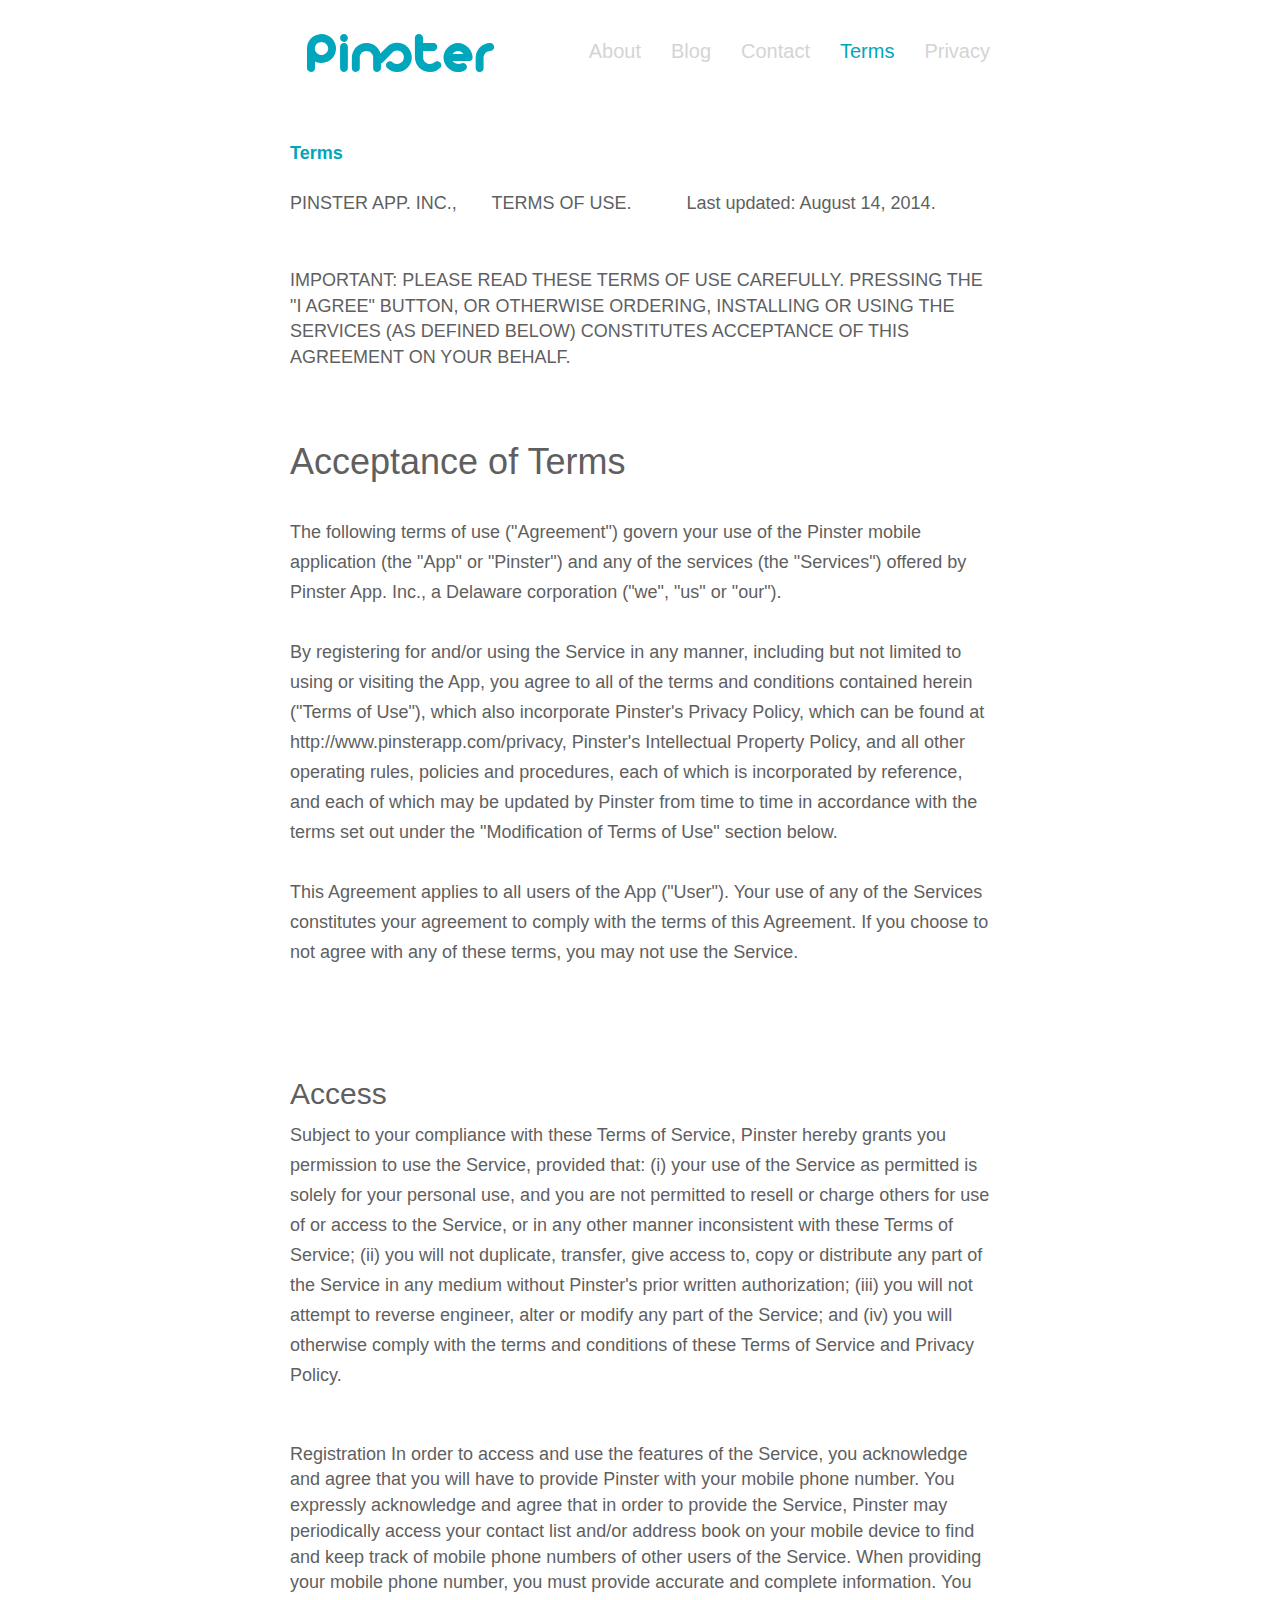
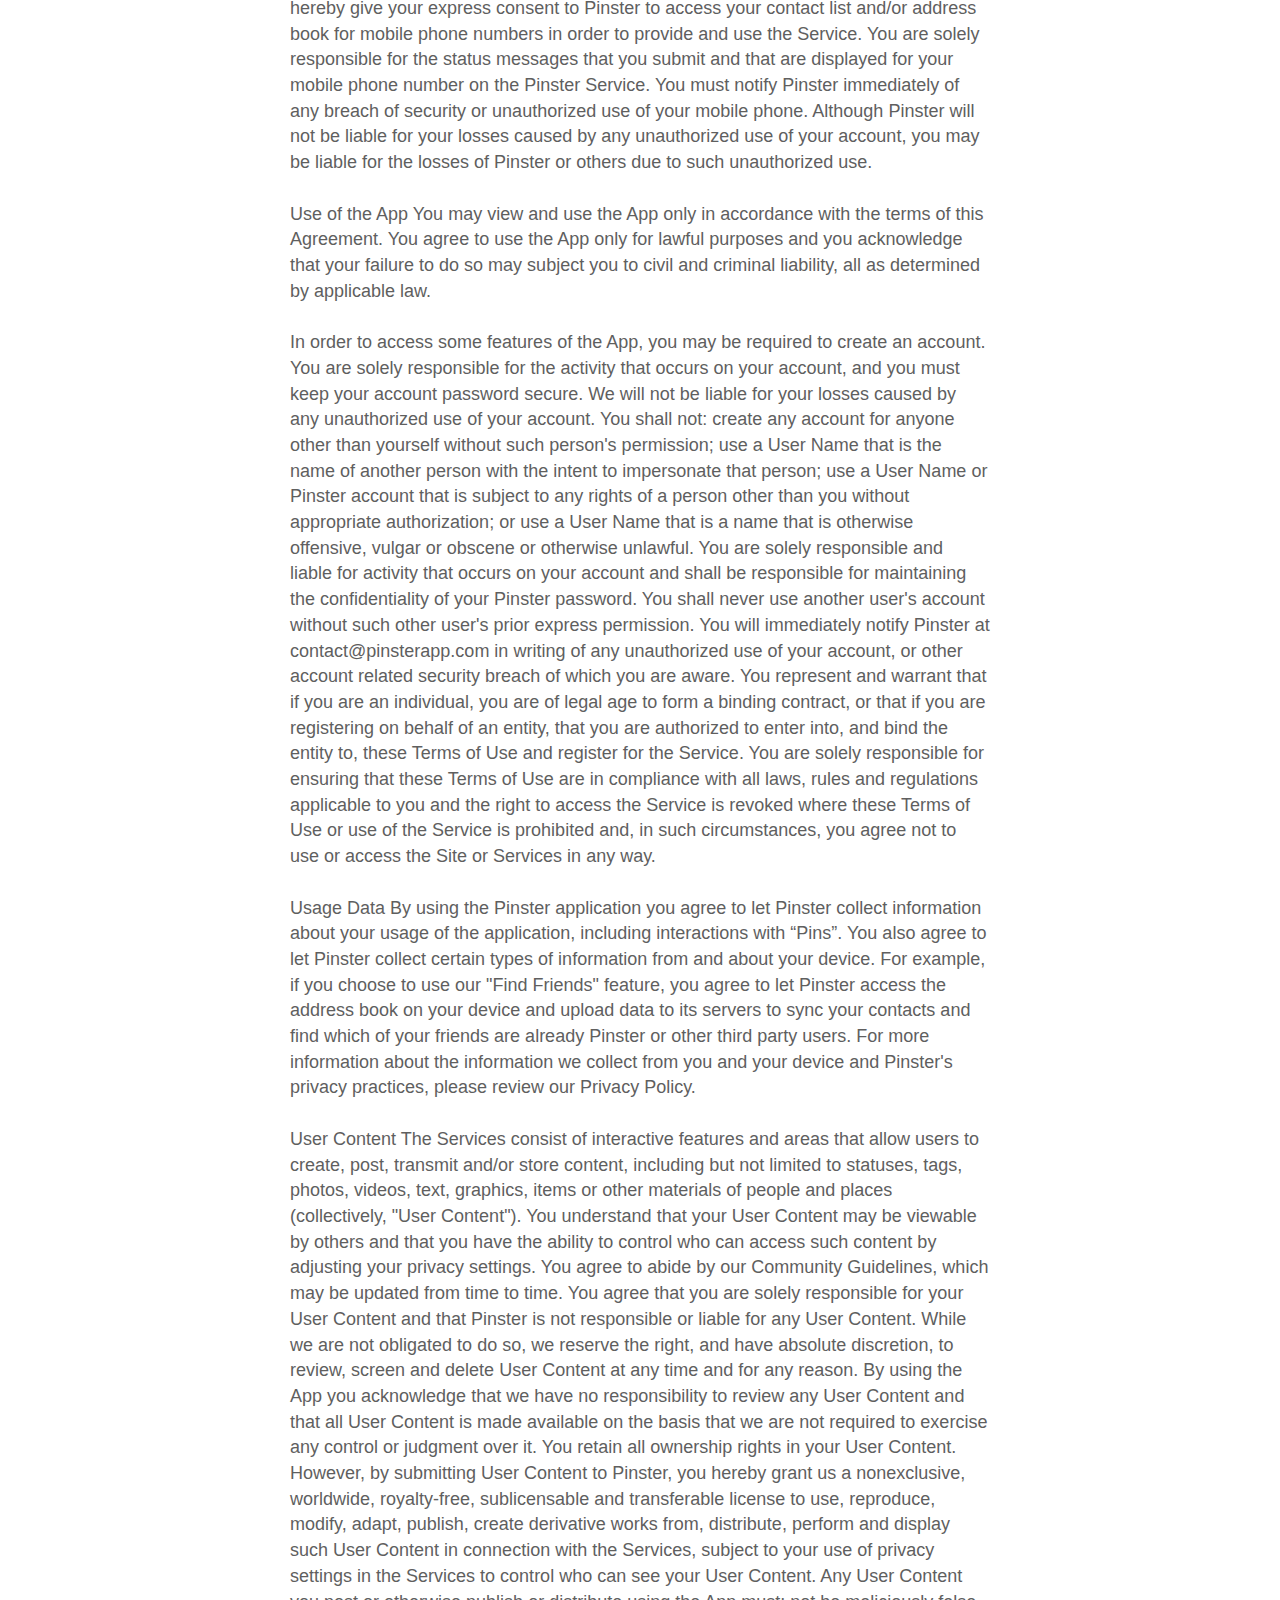
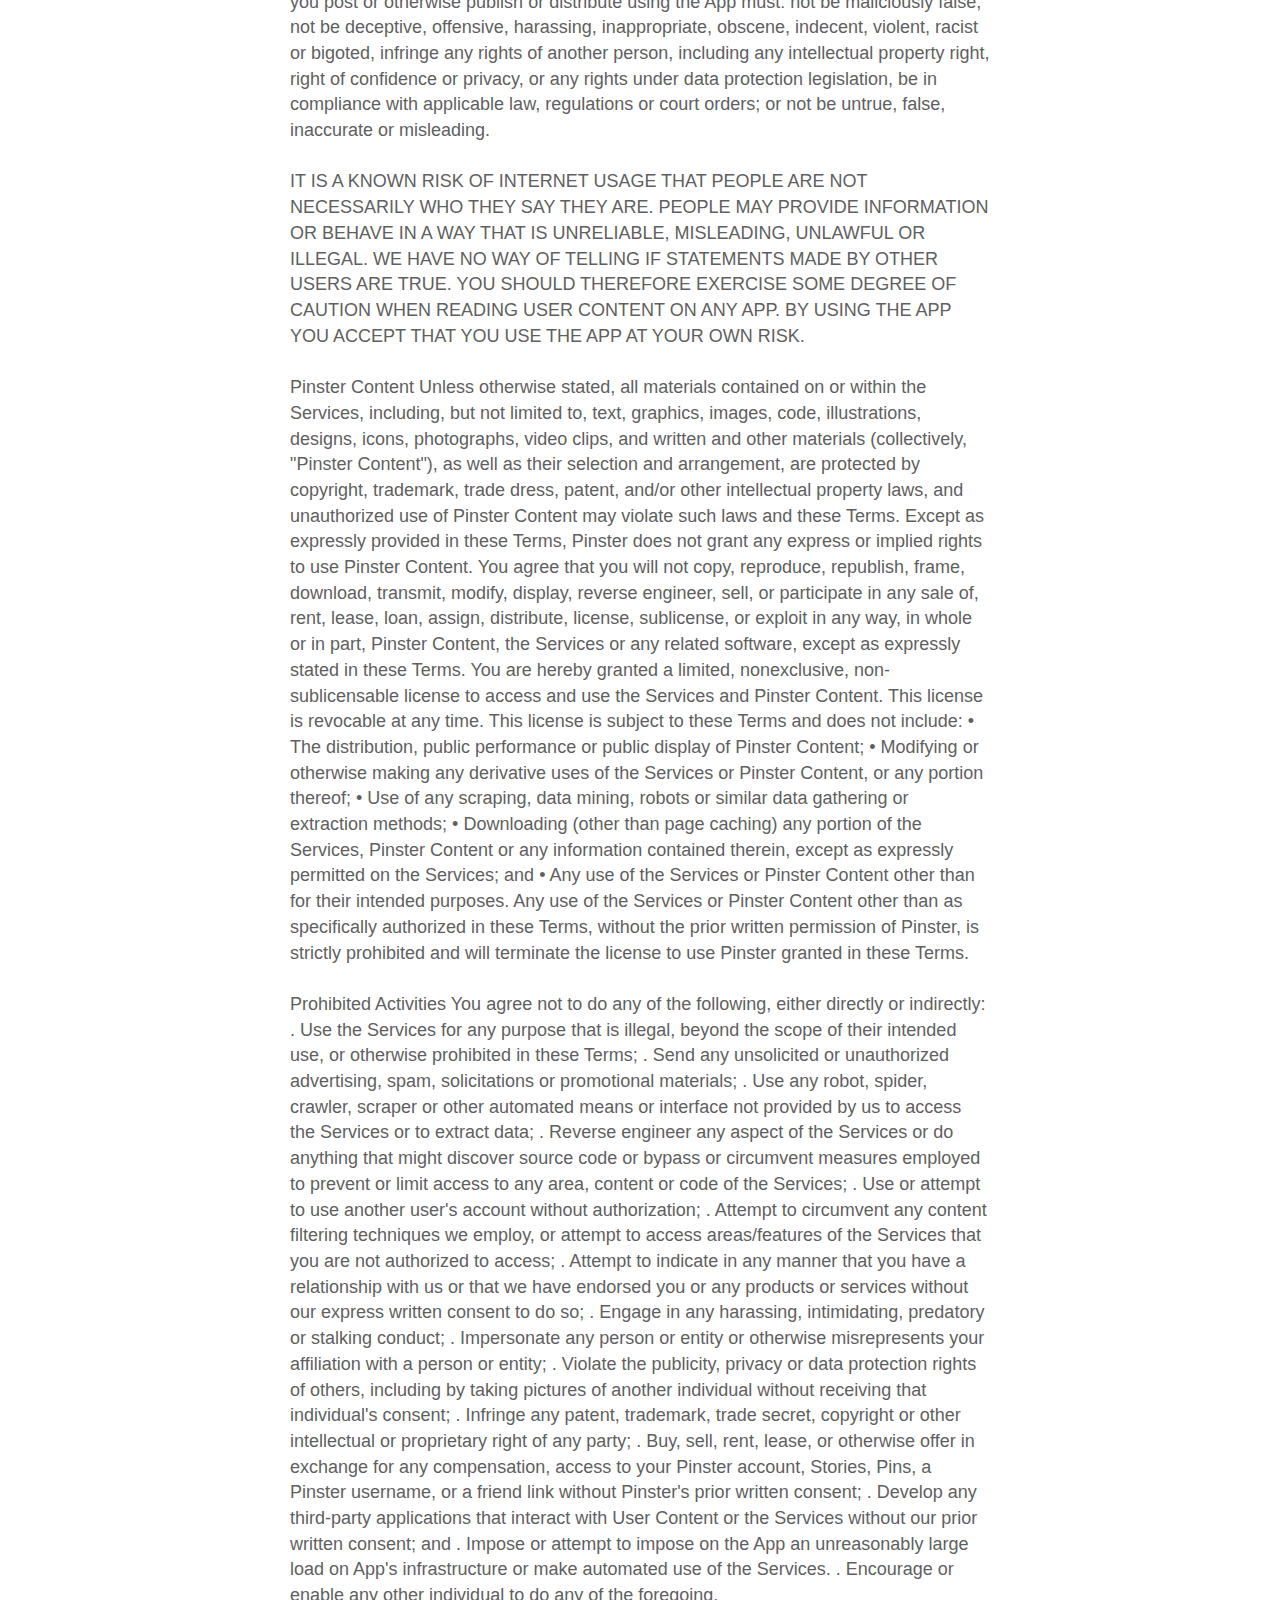
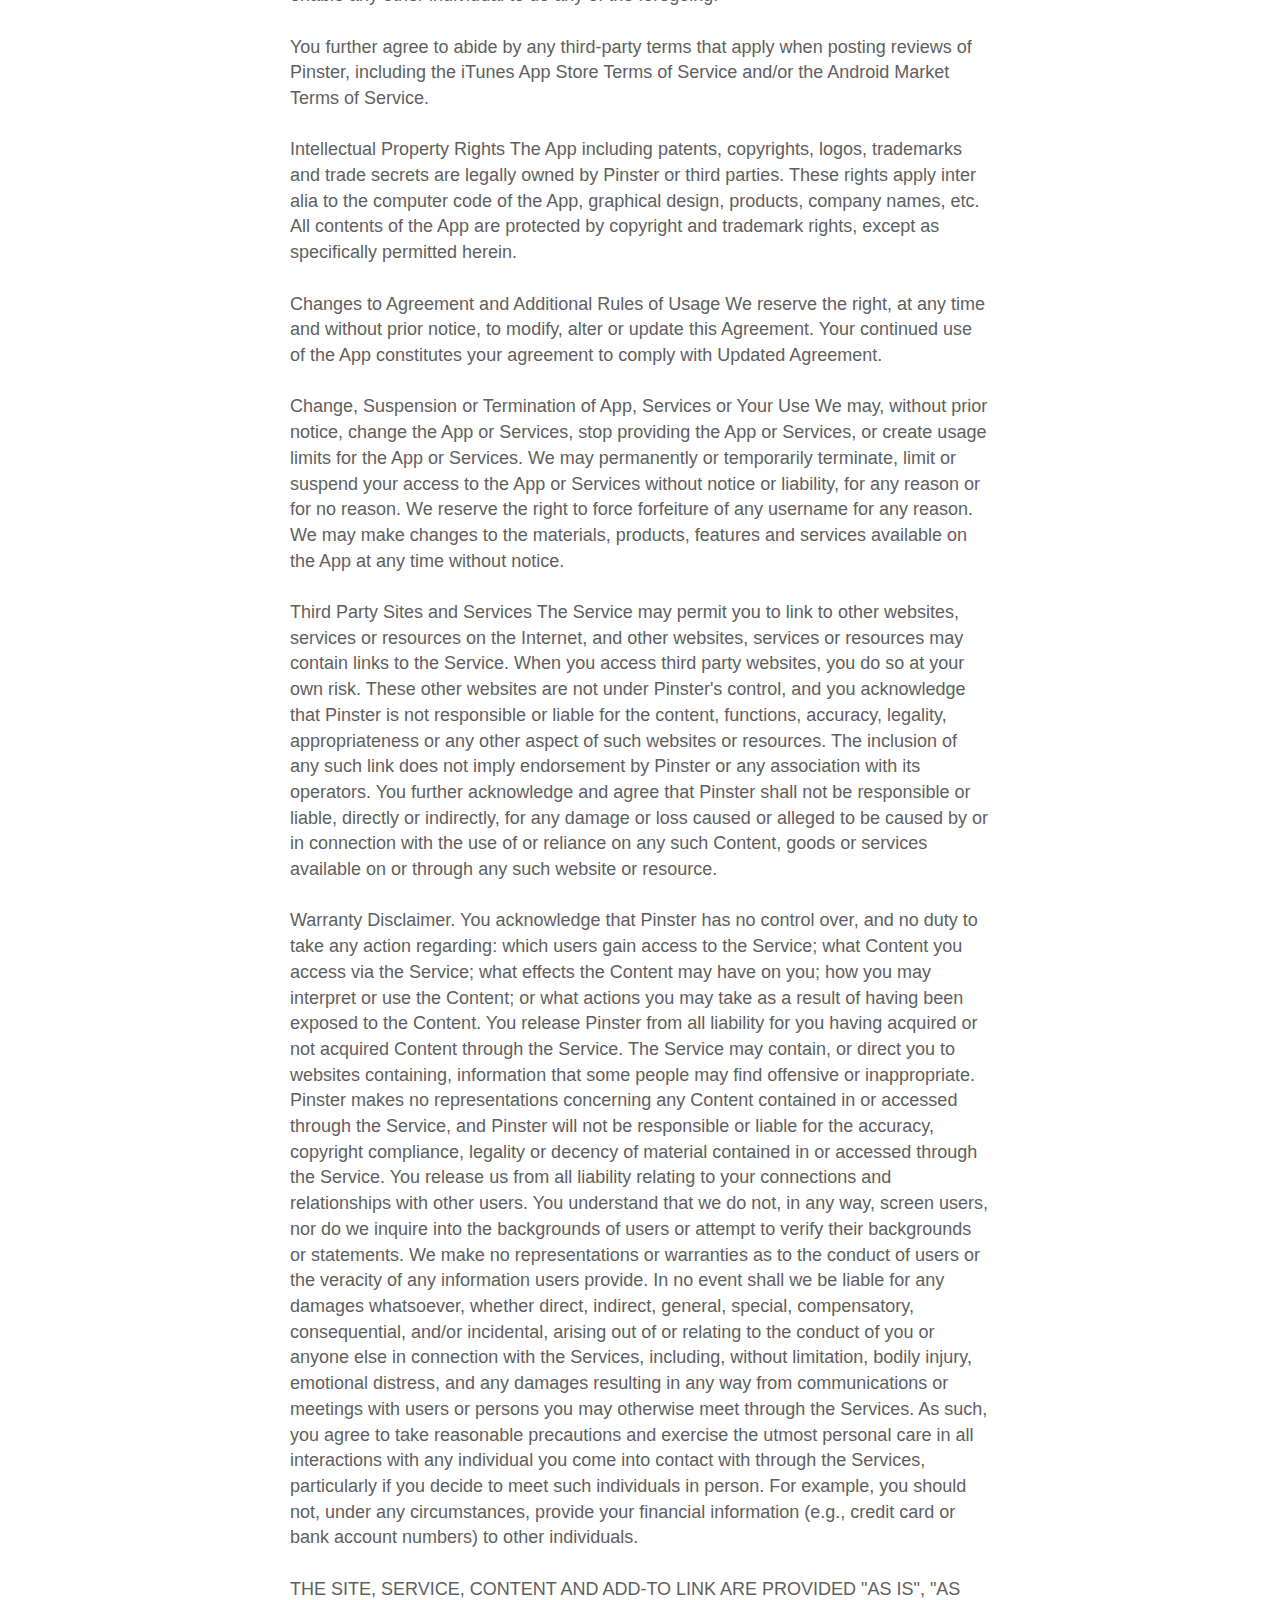
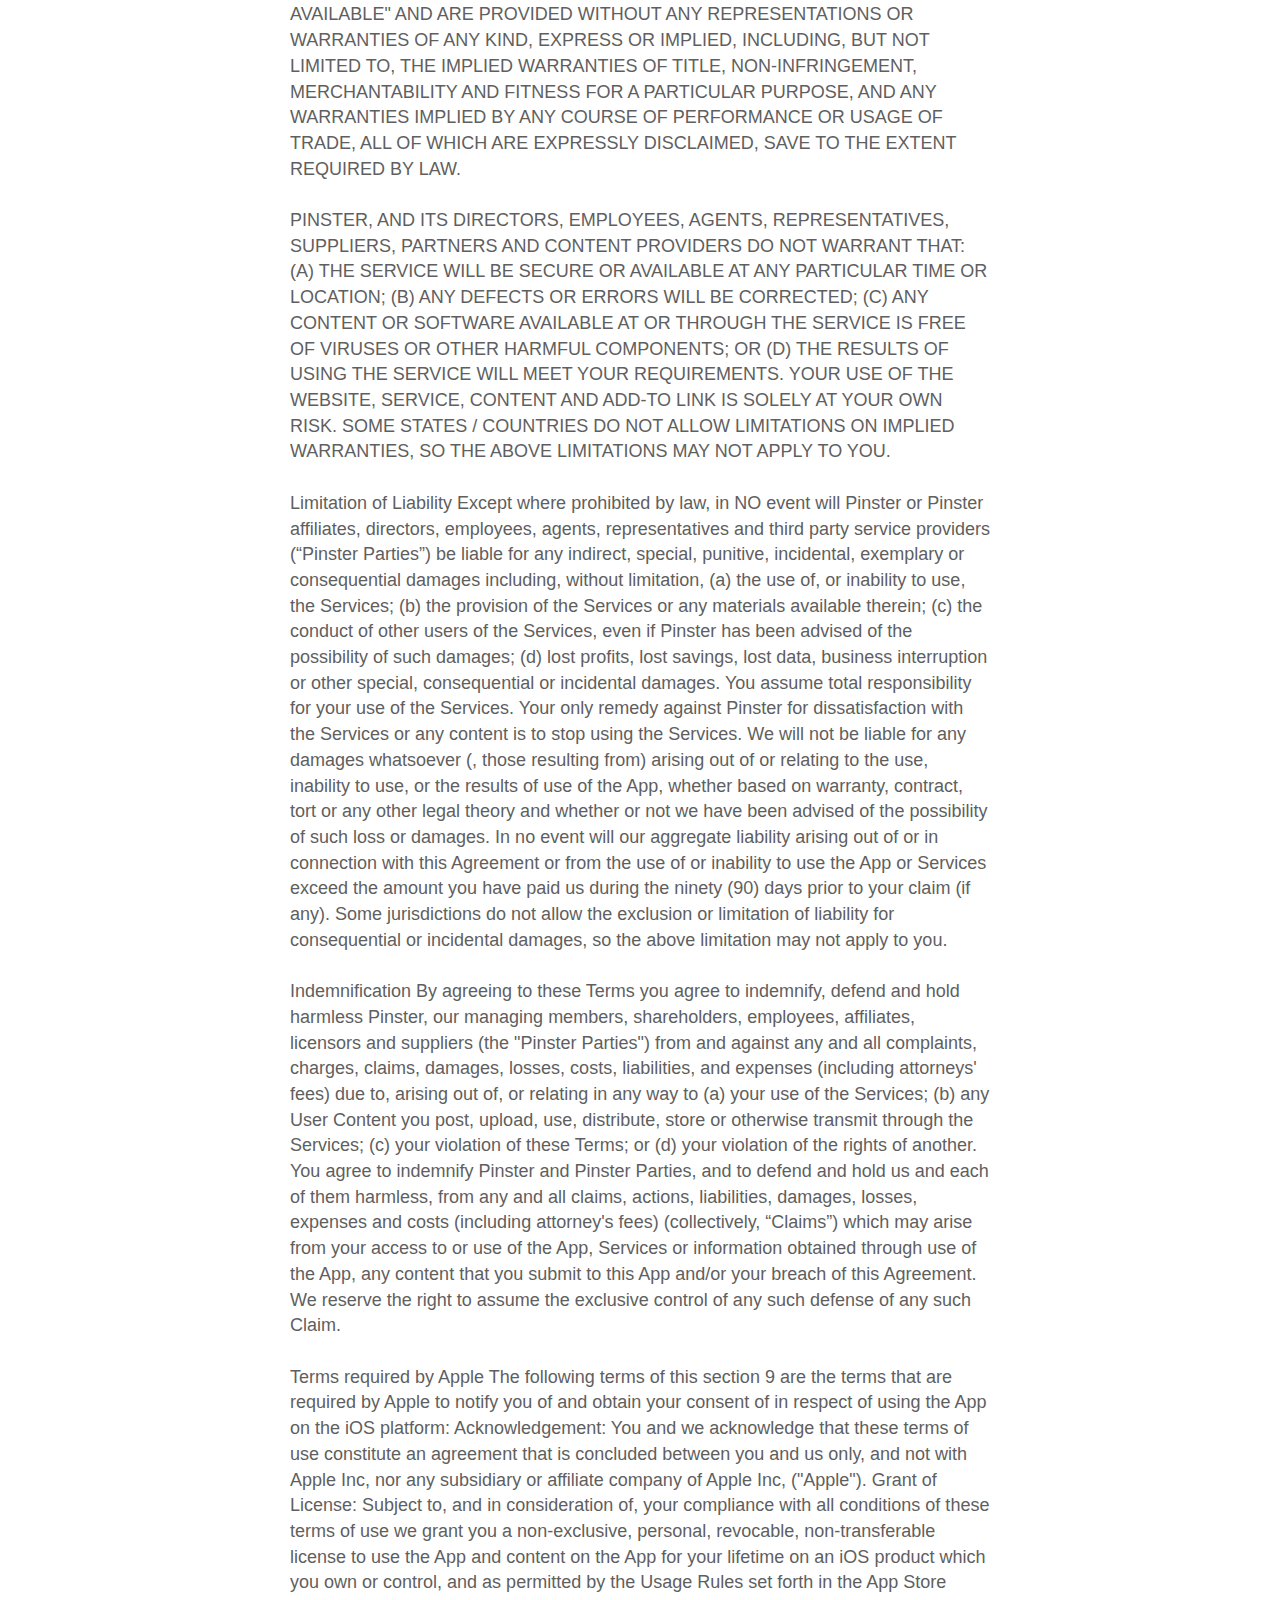
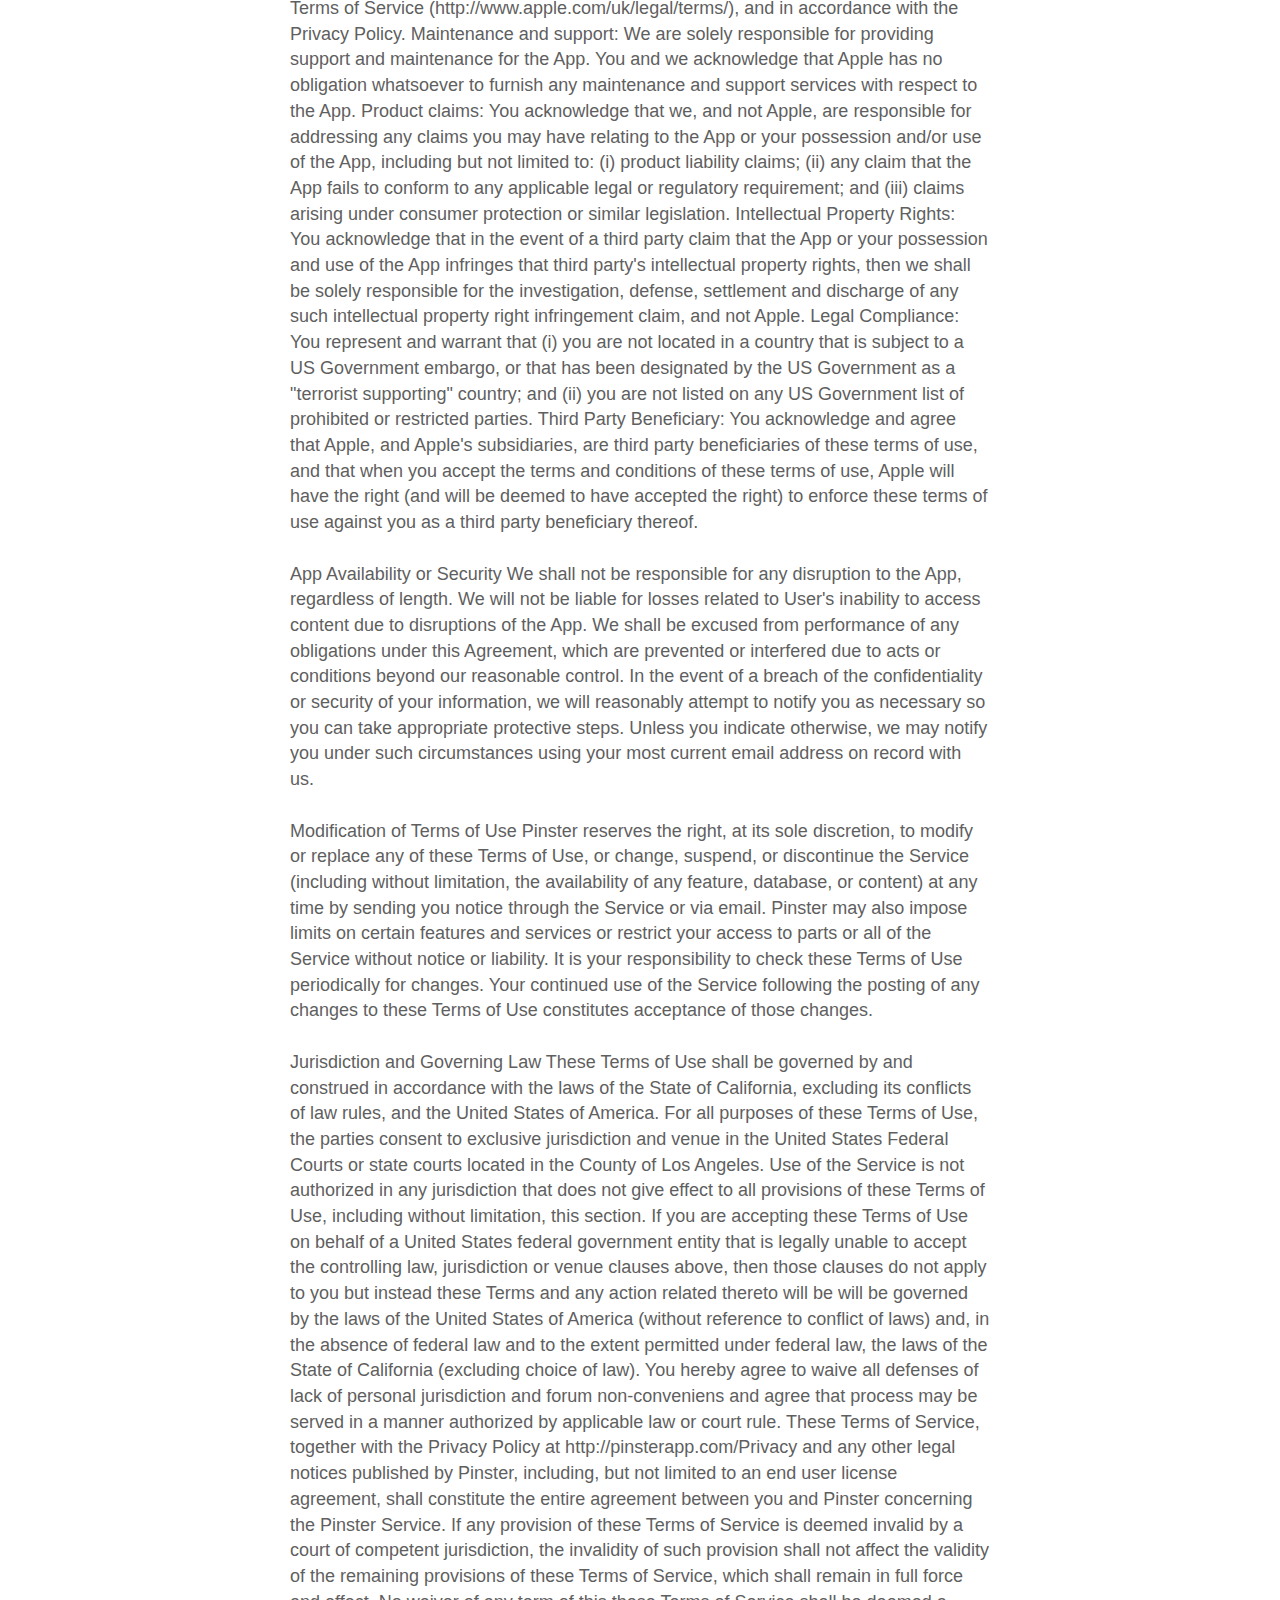
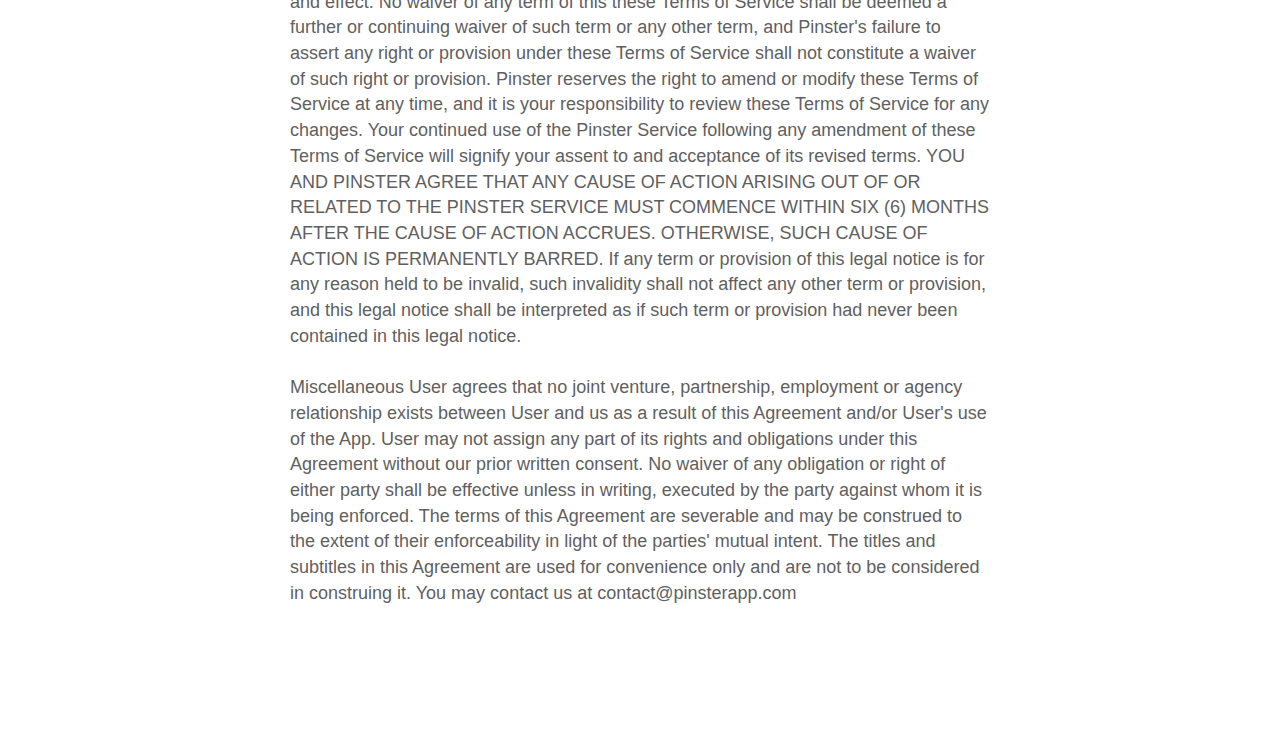
<file: term.html>
<!DOCTYPE html>
<!-- saved from url=(0029)http://www.gotinder.com/about -->
<html lang="en" class="ng-scope">
	<head>		

    <meta charset="utf-8">

    <title>pinsterapp.com</title>

    <meta name="description" content="">

    <meta name="viewport" content="width=device-width, initial-scale=1.0, maximum-scale=1.0, user-scalable=no">

    <meta name="fragment" content="!">

    <link rel="stylesheet" href="./main.css">
          

</head>

<body class="ng-scope sticky">

    <!-- ngInclude:  -->
    <div class="ti-main-content ng-scope">
		<div id="wrap" class="ng-scope">

    <div id="main">

        <div class="ti-header" ng-hide="front">

            <div class="ti-main-nav navbar" ti-menu="">

                <div class="container">

                    <div class="navbar-header">
                        <div type="button" class="navbar-toggle" ng-click="toggleMenu()">
                            <span class="sr-only">Toggle navigation</span>
                            <span class="icon-bar"></span>
                            <span class="icon-bar"></span>
                            <span class="icon-bar"></span>
                        </div>
                        <a class="navbar-brand ti-logo" href="/"><span>Pinster</span></a>
                    </div>

                    <div class="collapse navbar-collapse" id="ti-main-nav">

                        <ul class="menu nav navbar-nav navbar-right">

                            <li><a href="about.html">About</a></li>
                            <li><a href="blog.html">Blog</a></li>
                            <li><a href="contact.html">Contact</a></li>
                            <li><a class="active" href="term.html">Terms</a></li>
                            <li><a href="privacy.html">Privacy</a></li>

                        </ul>

                    </div>
                </div>

            </div>

        </div>

        <div class="ti-content">

            <!-- ngView:  --><div class="container ng-scope" ng-view="">


<div class="ti-about ti-section ng-scope">

    <!-- ngInclude:  --><div ng-include="" src="&#39;/partials/page-section-intro.html&#39;" class="ng-scope"><div class="ti-section-intro ng-scope">

    <h3 ng-bind-html="trustHtml(pageData.title)" class="ng-binding">Terms</h3>

    <br/> 
    PINSTER APP. INC.,&nbsp;&nbsp;&nbsp;&nbsp;&nbsp;&nbsp; TERMS OF USE. &nbsp;&nbsp;&nbsp;&nbsp;&nbsp;&nbsp;&nbsp;&nbsp;&nbsp;&nbsp;Last updated: August 14, 2014.</br>
<br/> <br/> 
IMPORTANT: PLEASE READ THESE TERMS OF USE CAREFULLY. PRESSING THE "I AGREE" BUTTON, OR OTHERWISE ORDERING, INSTALLING OR USING THE SERVICES (AS DEFINED BELOW) CONSTITUTES ACCEPTANCE OF THIS AGREEMENT ON YOUR BEHALF.</br>
<br/> <br/> 
<h1> Acceptance of Terms </h1></br>
<p>The following terms of use ("Agreement") govern your use of the Pinster mobile application (the "App" or "Pinster") and any of the services (the "Services") offered by Pinster App. Inc., a Delaware corporation ("we", "us" or "our").</br><br>
By registering for and/or using the Service in any manner, including but not limited to using or visiting the App, you agree to all of the terms and conditions contained herein ("Terms of Use"), which also incorporate Pinster's Privacy Policy, which can be found at http://www.pinsterapp.com/privacy, Pinster's Intellectual Property Policy, and all other operating rules, policies and procedures, each of which is incorporated by reference, and each of which may be updated by Pinster from time to time in accordance with the terms set out under the "Modification of Terms of Use" section below. </br><br>
This Agreement applies to all users of the App ("User"). Your use of any of the Services constitutes your agreement to comply with the terms of this Agreement. If you choose to not agree with any of these terms, you may not use the Service. </br><br>
<br/> <br/> 
<h2>Access</h2>
<p>Subject to your compliance with these Terms of Service, Pinster hereby grants you permission to use the Service, provided that: (i) your use of the Service as permitted is solely for your personal use, and you are not permitted to resell or charge others for use of or access to the Service, or in any other manner inconsistent with these Terms of Service; (ii) you will not duplicate, transfer, give access to, copy or distribute any part of the Service in any medium without Pinster's prior written authorization; (iii) you will not attempt to reverse engineer, alter or modify any part of the Service; and (iv) you will otherwise comply with the terms and conditions of these Terms of Service and Privacy Policy.</p>
<br/> <br/> 
Registration
In order to access and use the features of the Service, you acknowledge and agree that you will have to provide Pinster with your mobile phone number. You expressly acknowledge and agree that in order to provide the Service, Pinster may periodically access your contact list and/or address book on your mobile device to find and keep track of mobile phone numbers of other users of the Service. 
When providing your mobile phone number, you must provide accurate and complete information. You hereby give your express consent to Pinster to access your contact list and/or address book for mobile phone numbers in order to provide and use the Service. You are solely responsible for the status messages that you submit and that are displayed for your mobile phone number on the Pinster Service. You must notify Pinster immediately of any breach of security or unauthorized use of your mobile phone. Although Pinster will not be liable for your losses caused by any unauthorized use of your account, you may be liable for the losses of Pinster or others due to such unauthorized use.
<br/> <br/> 
Use of the App 
You may view and use the App only in accordance with the terms of this Agreement. You agree to use the App only for lawful purposes and you acknowledge that your failure to do so may subject you to civil and criminal liability, all as determined by applicable law.
<br/> <br/> 
In order to access some features of the App, you may be required to create an account. You are solely responsible for the activity that occurs on your account, and you must keep your account password secure. We will not be liable for your losses caused by any unauthorized use of your account.
You shall not: create any account for anyone other than yourself without such person's permission; use a User Name that is the name of another person with the intent to impersonate that person; use a User Name or Pinster account that is subject to any rights of a person other than you without appropriate authorization; or use a User Name that is a name that is otherwise offensive, vulgar or obscene or otherwise unlawful.
You are solely responsible and liable for activity that occurs on your account and shall be responsible for maintaining the confidentiality of your Pinster password. You shall never use another user's account without such other user's prior express permission. You will immediately notify Pinster at contact@pinsterapp.com in writing of any unauthorized use of your account, or other account related security breach of which you are aware.
You represent and warrant that if you are an individual, you are of legal age to form a binding contract, or that if you are registering on behalf of an entity, that you are authorized to enter into, and bind the entity to, these Terms of Use and register for the Service. You are solely responsible for ensuring that these Terms of Use are in compliance with all laws, rules and regulations applicable to you and the right to access the Service is revoked where these Terms of Use or use of the Service is prohibited and, in such circumstances, you agree not to use or access the Site or Services in any way.
<br/> <br/> 
Usage Data
By using the Pinster application you agree to let Pinster collect information about your usage of the application, including interactions with “Pins”. You also agree to let Pinster collect certain types of information from and about your device. For example, if you choose to use our "Find Friends" feature, you agree to let Pinster access the address book on your device and upload data to its servers to sync your contacts and find which of your friends are already Pinster or other third party users. For more information about the information we collect from you and your device and Pinster's privacy practices, please review our Privacy Policy.
<br/> <br/> 
User Content
The Services consist of interactive features and areas that allow users to create, post, transmit and/or store content, including but not limited to statuses, tags, photos, videos, text, graphics, items or other materials of people and places (collectively, "User Content"). You understand that your User Content may be viewable by others and that you have the ability to control who can access such content by adjusting your privacy settings. You agree to abide by our Community Guidelines, which may be updated from time to time.
You agree that you are solely responsible for your User Content and that Pinster is not responsible or liable for any User Content. While we are not obligated to do so, we reserve the right, and have absolute discretion, to review, screen and delete User Content at any time and for any reason. By using the App you acknowledge that we have no responsibility to review any User Content and that all User Content is made available on the basis that we are not required to exercise any control or judgment over it. 
You retain all ownership rights in your User Content. However, by submitting User Content to Pinster, you hereby grant us a nonexclusive, worldwide, royalty-free, sublicensable and transferable license to use, reproduce, modify, adapt, publish, create derivative works from, distribute, perform and display such User Content in connection with the Services, subject to your use of privacy settings in the Services to control who can see your User Content.
Any User Content you post or otherwise publish or distribute using the App must: not be maliciously false, not be deceptive, offensive, harassing, inappropriate, obscene, indecent, violent, racist or bigoted, infringe any rights of another person, including any intellectual property right, right of confidence or privacy, or any rights under data protection legislation, be in compliance with applicable law, regulations or court orders; or not be untrue, false, inaccurate or misleading.
<br/> <br/> 
IT IS A KNOWN RISK OF INTERNET USAGE THAT PEOPLE ARE NOT NECESSARILY WHO THEY SAY THEY ARE. PEOPLE MAY PROVIDE INFORMATION OR BEHAVE IN A WAY THAT IS UNRELIABLE, MISLEADING, UNLAWFUL OR ILLEGAL. WE HAVE NO WAY OF TELLING IF STATEMENTS MADE BY OTHER USERS ARE TRUE.  YOU SHOULD THEREFORE EXERCISE SOME DEGREE OF CAUTION WHEN READING USER CONTENT ON ANY APP. BY USING THE APP YOU ACCEPT THAT YOU USE THE APP AT YOUR OWN RISK.
<br/> <br/> 
Pinster Content
Unless otherwise stated, all materials contained on or within the Services, including, but not limited to, text, graphics, images, code, illustrations, designs, icons, photographs, video clips, and written and other materials (collectively, "Pinster Content"), as well as their selection and arrangement, are protected by copyright, trademark, trade dress, patent, and/or other intellectual property laws, and unauthorized use of Pinster Content may violate such laws and these Terms. 
Except as expressly provided in these Terms, Pinster does not grant any express or implied rights to use Pinster Content. You agree that you will not copy, reproduce, republish, frame, download, transmit, modify, display, reverse engineer, sell, or participate in any sale of, rent, lease, loan, assign, distribute, license, sublicense, or exploit in any way, in whole or in part, Pinster Content, the Services or any related software, except as expressly stated in these Terms.
You are hereby granted a limited, nonexclusive, non-sublicensable license to access and use the Services and Pinster Content. This license is revocable at any time. This license is subject to these Terms and does not include:
•	The distribution, public performance or public display of Pinster Content;
•	Modifying or otherwise making any derivative uses of the Services or Pinster Content, or any portion thereof;
•	Use of any scraping, data mining, robots or similar data gathering or extraction methods;
•	Downloading (other than page caching) any portion of the Services, Pinster Content or any information contained therein, except as expressly permitted on the Services; and
•	Any use of the Services or Pinster Content other than for their intended purposes.
Any use of the Services or Pinster Content other than as specifically authorized in these Terms, without the prior written permission of Pinster, is strictly prohibited and will terminate the license to use Pinster granted in these Terms.
<br/> <br/> 
Prohibited Activities
You agree not to do any of the following, either directly or indirectly:
.	Use the Services for any purpose that is illegal, beyond the scope of their intended use, or otherwise prohibited in these Terms;
.	Send any unsolicited or unauthorized advertising, spam, solicitations or promotional materials;
.	Use any robot, spider, crawler, scraper or other automated means or interface not provided by us to access the Services or to extract data;
.	Reverse engineer any aspect of the Services or do anything that might discover source code or bypass or circumvent measures employed to prevent or limit access to any area, content or code of the Services;
.	Use or attempt to use another user's account without authorization;
.	Attempt to circumvent any content filtering techniques we employ, or attempt to access areas/features of the Services that you are not authorized to access;
.	Attempt to indicate in any manner that you have a relationship with us or that we have endorsed you or any products or services without our express written consent to do so;
.	Engage in any harassing, intimidating, predatory or stalking conduct;
.	Impersonate any person or entity or otherwise misrepresents your affiliation with a person or entity;
.	Violate the publicity, privacy or data protection rights of others, including by taking pictures of another individual without receiving that individual's consent;
.	Infringe any patent, trademark, trade secret, copyright or other intellectual or proprietary right of any party;
.	Buy, sell, rent, lease, or otherwise offer in exchange for any compensation, access to your Pinster account, Stories, Pins, a Pinster username, or a friend link without Pinster's prior written consent;
.	Develop any third-party applications that interact with User Content or the Services without our prior written consent; and
.	Impose or attempt to impose on the App an unreasonably large load on App's infrastructure or make automated use of the Services.
.	Encourage or enable any other individual to do any of the foregoing.
<br/> <br/> 
You further agree to abide by any third-party terms that apply when posting reviews of Pinster, including the iTunes App Store Terms of Service and/or the Android Market Terms of Service. 
<br/> <br/> 
Intellectual Property Rights
The App including patents, copyrights, logos, trademarks and trade secrets are legally owned by Pinster or third parties. These rights apply inter alia to the computer code of the App, graphical design, products, company names, etc. All contents of the App are protected by copyright and trademark rights, except as specifically permitted herein.
<br/> <br/> 
Changes to Agreement and Additional Rules of Usage
We reserve the right, at any time and without prior notice, to modify, alter or update this Agreement. Your continued use of the App constitutes your agreement to comply with Updated Agreement.
<br/> <br/> 
Change, Suspension or Termination of App, Services or Your Use
We may, without prior notice, change the App or Services, stop providing the App or Services, or create usage limits for the App or Services. We may permanently or temporarily terminate, limit or suspend your access to the App or Services without notice or liability, for any reason or for no reason. We reserve the right to force forfeiture of any username for any reason. We may make changes to the materials, products, features and services available on the App at any time without notice.
<br/> <br/> 
Third Party Sites and Services
The Service may permit you to link to other websites, services or resources on the Internet, and other websites, services or resources may contain links to the Service. When you access third party websites, you do so at your own risk. These other websites are not under Pinster's control, and you acknowledge that Pinster is not responsible or liable for the content, functions, accuracy, legality, appropriateness or any other aspect of such websites or resources. The inclusion of any such link does not imply endorsement by Pinster or any association with its operators. You further acknowledge and agree that Pinster shall not be responsible or liable, directly or indirectly, for any damage or loss caused or alleged to be caused by or in connection with the use of or reliance on any such Content, goods or services available on or through any such website or resource.
<br/> <br/> 
Warranty Disclaimer.
You acknowledge that Pinster has no control over, and no duty to take any action regarding: which users gain access to the Service; what Content you access via the Service; what effects the Content may have on you; how you may interpret or use the Content; or what actions you may take as a result of having been exposed to the Content.
You release Pinster from all liability for you having acquired or not acquired Content through the Service. The Service may contain, or direct you to websites containing, information that some people may find offensive or inappropriate. Pinster makes no representations concerning any Content contained in or accessed through the Service, and Pinster will not be responsible or liable for the accuracy, copyright compliance, legality or decency of material contained in or accessed through the Service.
You release us from all liability relating to your connections and relationships with other users. You understand that we do not, in any way, screen users, nor do we inquire into the backgrounds of users or attempt to verify their backgrounds or statements. We make no representations or warranties as to the conduct of users or the veracity of any information users provide. In no event shall we be liable for any damages whatsoever, whether direct, indirect, general, special, compensatory, consequential, and/or incidental, arising out of or relating to the conduct of you or anyone else in connection with the Services, including, without limitation, bodily injury, emotional distress, and any damages resulting in any way from communications or meetings with users or persons you may otherwise meet through the Services. As such, you agree to take reasonable precautions and exercise the utmost personal care in all interactions with any individual you come into contact with through the Services, particularly if you decide to meet such individuals in person. For example, you should not, under any circumstances, provide your financial information (e.g., credit card or bank account numbers) to other individuals.
<br/> <br/> 
THE SITE, SERVICE, CONTENT AND ADD-TO LINK ARE PROVIDED "AS IS", "AS AVAILABLE" AND ARE PROVIDED WITHOUT ANY REPRESENTATIONS OR WARRANTIES OF ANY KIND, EXPRESS OR IMPLIED, INCLUDING, BUT NOT LIMITED TO, THE IMPLIED WARRANTIES OF TITLE, NON-INFRINGEMENT, MERCHANTABILITY AND FITNESS FOR A PARTICULAR PURPOSE, AND ANY WARRANTIES IMPLIED BY ANY COURSE OF PERFORMANCE OR USAGE OF TRADE, ALL OF WHICH ARE EXPRESSLY DISCLAIMED, SAVE TO THE EXTENT REQUIRED BY LAW.
<br/> <br/> 
PINSTER, AND ITS DIRECTORS, EMPLOYEES, AGENTS, REPRESENTATIVES, SUPPLIERS, PARTNERS AND CONTENT PROVIDERS DO NOT WARRANT THAT: (A) THE SERVICE WILL BE SECURE OR AVAILABLE AT ANY PARTICULAR TIME OR LOCATION; (B) ANY DEFECTS OR ERRORS WILL BE CORRECTED; (C) ANY CONTENT OR SOFTWARE AVAILABLE AT OR THROUGH THE SERVICE IS FREE OF VIRUSES OR OTHER HARMFUL COMPONENTS; OR (D) THE RESULTS OF USING THE SERVICE WILL MEET YOUR REQUIREMENTS. YOUR USE OF THE WEBSITE, SERVICE, CONTENT AND ADD-TO LINK IS SOLELY AT YOUR OWN RISK. SOME STATES / COUNTRIES DO NOT ALLOW LIMITATIONS ON IMPLIED WARRANTIES, SO THE ABOVE LIMITATIONS MAY NOT APPLY TO YOU.
<br/> <br/> 
Limitation of Liability
Except where prohibited by law, in NO event will Pinster or Pinster affiliates, directors, employees, agents, representatives and third party service providers (“Pinster Parties”) be liable for any indirect, special, punitive, incidental, exemplary or consequential damages including, without limitation, (a) the use of, or inability to use, the Services; (b) the provision of the Services or any materials available therein; (c) the conduct of other users of the Services, even if Pinster has been advised of the possibility of such damages; (d) lost profits, lost savings, lost data, business interruption or other special, consequential or incidental damages. You assume total responsibility for your use of the Services. Your only remedy against Pinster for dissatisfaction with the Services or any content is to stop using the Services. 
We will not be liable for any damages whatsoever (, those resulting from) arising out of or relating to the use, inability to use, or the results of use of the App, whether based on warranty, contract, tort or any other legal theory and whether or not we have been advised of the possibility of such loss or damages. 
In no event will our aggregate liability arising out of or in connection with this Agreement or from the use of or inability to use the App or Services exceed the amount you have paid us during the ninety (90) days prior to your claim (if any). Some jurisdictions do not allow the exclusion or limitation of liability for consequential or incidental damages, so the above limitation may not apply to you.
<br/> <br/> 
Indemnification
By agreeing to these Terms you agree to indemnify, defend and hold harmless Pinster, our managing members, shareholders, employees, affiliates, licensors and suppliers (the "Pinster Parties") from and against any and all complaints, charges, claims, damages, losses, costs, liabilities, and expenses (including attorneys' fees) due to, arising out of, or relating in any way to (a) your use of the Services; (b) any User Content you post, upload, use, distribute, store or otherwise transmit through the Services; (c) your violation of these Terms; or (d) your violation of the rights of another. You agree to indemnify Pinster and Pinster Parties, and to defend and hold us and each of them harmless, from any and all claims, actions, liabilities, damages, losses, expenses and costs (including attorney's fees) (collectively, “Claims”) which may arise from your access to or use of the App, Services or information obtained through use of the App, any content that you submit to this App and/or your breach of this Agreement. We reserve the right to assume the exclusive control of any such defense of any such Claim.
<br/> <br/> 
Terms required by Apple
The following terms of this section 9 are the terms that are required by Apple to notify you of and obtain your consent of in respect of using the App on the iOS platform:
Acknowledgement: You and we acknowledge that these terms of use constitute an agreement that is concluded between you and us only, and not with Apple Inc, nor any subsidiary or affiliate company of Apple Inc, ("Apple"). 
Grant of License: Subject to, and in consideration of, your compliance with all conditions of these terms of use we grant you a non-exclusive, personal, revocable, non-transferable license to use the App and content on the App for your lifetime on an iOS product which you own or control, and as permitted by the Usage Rules set forth in the App Store Terms of Service (http://www.apple.com/uk/legal/terms/), and in accordance with the Privacy Policy.
Maintenance and support: We are solely responsible for providing support and maintenance for the App. You and we acknowledge that Apple has no obligation whatsoever to furnish any maintenance and support services with respect to the App.
Product claims: You acknowledge that we, and not Apple, are responsible for addressing any claims you may have relating to the App or your possession and/or use of the App, including but not limited to: (i) product liability claims; (ii) any claim that the App fails to conform to any applicable legal or regulatory requirement; and (iii) claims arising under consumer protection or similar legislation.
Intellectual Property Rights: You acknowledge that in the event of a third party claim that the App or your possession and use of the App infringes that third party's intellectual property rights, then we shall be solely responsible for the investigation, defense, settlement and discharge of any such intellectual property right infringement claim, and not Apple.
Legal Compliance: You represent and warrant that (i) you are not located in a country that is subject to a US Government embargo, or that has been designated by the US Government as a "terrorist supporting" country; and (ii) you are not listed on any US Government list of prohibited or restricted parties.
Third Party Beneficiary: You acknowledge and agree that Apple, and Apple's subsidiaries, are third party beneficiaries of these terms of use, and that when you accept the terms and conditions of these terms of use, Apple will have the right (and will be deemed to have accepted the right) to enforce these terms of use against you as a third party beneficiary thereof.
<br/> <br/> 
App Availability or Security
We shall not be responsible for any disruption to the App, regardless of length. We will not be liable for losses related to User's inability to access content due to disruptions of the App. We shall be excused from performance of any obligations under this Agreement, which are prevented or interfered due to acts or conditions beyond our reasonable control.
In the event of a breach of the confidentiality or security of your information, we will reasonably attempt to notify you as necessary so you can take appropriate protective steps. Unless you indicate otherwise, we may notify you under such circumstances using your most current email address on record with us.
<br/> <br/> 
Modification of Terms of Use
Pinster reserves the right, at its sole discretion, to modify or replace any of these Terms of Use, or change, suspend, or discontinue the Service (including without limitation, the availability of any feature, database, or content) at any time by sending you notice through the Service or via email. Pinster may also impose limits on certain features and services or restrict your access to parts or all of the Service without notice or liability. It is your responsibility to check these Terms of Use periodically for changes. Your continued use of the Service following the posting of any changes to these Terms of Use constitutes acceptance of those changes.
<br/> <br/> 
Jurisdiction and Governing Law
These Terms of Use shall be governed by and construed in accordance with the laws of the State of California, excluding its conflicts of law rules, and the United States of America. For all purposes of these Terms of Use, the parties consent to exclusive jurisdiction and venue in the United States Federal Courts or state courts located in the County of Los Angeles. Use of the Service is not authorized in any jurisdiction that does not give effect to all provisions of these Terms of Use, including without limitation, this section. 
If you are accepting these Terms of Use on behalf of a United States federal government entity that is legally unable to accept the controlling law, jurisdiction or venue clauses above, then those clauses do not apply to you but instead these Terms and any action related thereto will be will be governed by the laws of the United States of America (without reference to conflict of laws) and, in the absence of federal law and to the extent permitted under federal law, the laws of the State of California (excluding choice of law). You hereby agree to waive all defenses of lack of personal jurisdiction and forum non-conveniens and agree that process may be served in a manner authorized by applicable law or court rule. 
These Terms of Service, together with the Privacy Policy at http://pinsterapp.com/Privacy and any other legal notices published by Pinster, including, but not limited to an end user license agreement, shall constitute the entire agreement between you and Pinster concerning the Pinster Service. If any provision of these Terms of Service is deemed invalid by a court of competent jurisdiction, the invalidity of such provision shall not affect the validity of the remaining provisions of these Terms of Service, which shall remain in full force and effect. No waiver of any term of this these Terms of Service shall be deemed a further or continuing waiver of such term or any other term, and Pinster's failure to assert any right or provision under these Terms of Service shall not constitute a waiver of such right or provision. Pinster reserves the right to amend or modify these Terms of Service at any time, and it is your responsibility to review these Terms of Service for any changes. Your continued use of the Pinster Service following any amendment of these Terms of Service will signify your assent to and acceptance of its revised terms. 
YOU AND PINSTER AGREE THAT ANY CAUSE OF ACTION ARISING OUT OF OR RELATED TO THE PINSTER SERVICE MUST COMMENCE WITHIN SIX (6) MONTHS AFTER THE CAUSE OF ACTION ACCRUES. OTHERWISE, SUCH CAUSE OF ACTION IS PERMANENTLY BARRED.
If any term or provision of this legal notice is for any reason held to be invalid, such invalidity shall not affect any other term or provision, and this legal notice shall be interpreted as if such term or provision had never been contained in this legal notice.
<br/> <br/> 
Miscellaneous
User agrees that no joint venture, partnership, employment or agency relationship exists between User and us as a result of this Agreement and/or User's use of the App. User may not assign any part of its rights and obligations under this Agreement without our prior written consent. No waiver of any obligation or right of either party shall be effective unless in writing, executed by the party against whom it is being enforced. The terms of this Agreement are severable and may be construed to the extent of their enforceability in light of the parties' mutual intent. The titles and subtitles in this Agreement are used for convenience only and are not to be considered in construing it.
You may contact us at contact@pinsterapp.com

    

</div></div>


</div>
</div>

        </div>


    </div>

</div>

<div class="ti-footer ng-scope">

    <div class="container">

        <div class="navbar">

            <!--ul class="menu nav navbar-nav">
              <li><a href="about.html">About</a></li>
                            <li><a href="blog.html">Blog</a></li>
                            <li><a href="contact.html">Contact</a></li>
                            <li><a class="active" href="term.html">Term</a></li>
                            <li><a href="privacy.html">Privacy</a></li>
            </ul-->

        </div>

    </div>

</div>
</div>




</body></html>
</file>
<file: style.css>
@import url(http://fonts.googleapis.com/css?family=Abel|Open+Sans:300,400|Oswald);

html,body,div,span,applet,object,iframe,h1,h2,h3,h4,h5,h6,p,blockquote,pre,a,abbr,acronym,address,big,cite,code,del,dfn,em,img,ins,kbd,q,s,samp,small,strike,strong,sub,sup,tt,var,b,u,i,center,dl,dt,dd,ol,ul,li,fieldset,form,label,legend,table,caption,tbody,tfoot,thead,tr,th,td,article,aside,canvas,details,embed,figure,figcaption,footer,header,hgroup,menu,nav,output,ruby,section,summary,time,mark,audio,video {
    margin: 0;
    padding: 0;
    border: 0;
    font: inherit;
    vertical-align: baseline;
}

ol,ul {
    list-style: none;
}

a {
    text-decoration: none;
}

blockquote,q {
    quotes: none;
}

blockquote:before,blockquote:after,q:before,q:after {
    content: '';
    content: none;
}

table {
    border-collapse: collapse;
    border-spacing: 0;
}

article,aside,details,figcaption,figure,footer,header,hgroup,menu,nav,section {
    display: block;
}

html,body {
    -webkit-text-size-adjust: none;
    -ms-text-size-adjust: none;
}

html {
    overflow-y: scroll;
    min-height: 100%;
}

img {
    max-width: 100%;
}

body {
    font-size: 1em;
    font-family: "Open Sans",Arial,sans-serif;
    color: #1e1e1e;
}

h1,h2,h3,h4,h5,h6 {
    font-family: Oswald,sans-serif;
    color: #72838b;
}

strong {
    font-weight: bold;
}

i {
    font-style: italic;
}

a {
    color: #e9e9e9;
    font-family: Abel,sans-serif;
}

body {    
    color: #1e1e1e;
}

.row {
    margin: 0 auto;
    max-width: 1100px;
    padding: 0;
    position: relative;
}

.row:after {
    content: '';
    display: block;
    clear: both;
    height: 0;
}

.downloadButton {
    display: block;
    text-align: center;
}

p {
    font-size: 1.4em;
    color: #666c79;
    padding: 0 0 1em;
    font-family: 'Open Sans';
    font-weight: 300;
}

.hero {
    
}

@media screen and (min-width: 32em) {
    .hero {        
        background-size: 1300px;
        height: 40em;
    }
}

@media screen and (min-width: 50em) {
    .hero {
        height: 39em;        
        background-size: auto;
    }
}

@media screen and (min-width: 1667px) {
    .hero {
        background-size: cover;
    }
}

.intro {
    text-align: center;
    padding: 3em 0 2em;
}

.intro h1 {
    font-size: 4em;
    color: #464d51;
}

.intro h2 {
    font-size: 1.5em;
    margin: -.5em 0 0;
    color: #72838b;
    font-family: Abel,sans-serif;
}

.intro p {
    padding: 2em 1.2em 0;
    font-size: 1em;
    font-weight: 400;
    color: #aaa;
}

.intro p strong {
    font-weight: 400;
    color: #fff;
}

.intro .downloadButton {
    width: 160px;
    margin: 3em auto 1em;
}

.intro .soon {
    padding: 0.2em 0em;
    font-size: 1.2em;
    margin: 1.2em 0 .5em;
    display: inline-block;
    color: #3cf;
    font-style: italic;
}

@media screen and (min-width: 32em) {
    .intro {
        text-align: left;
        max-width: 45%;
        margin: 0 5%;
        padding: 2em 0 0;
    }

    .intro h1 {
        font-size: 4.5em;
        text-shadow: 0 1px 1px rgba(255,255,255,0.35);
        font-family: Arista;
        color: #00a6bc;
    }

    .intro h2 {
        font-size: 1.6em;
        margin: -.5em 0 0;
    }

    .intro p {
        padding: 1em 0 0;
        font-size: 1.1em;
        color: #444;
    }

    .intro p strong {
        color: #000;
        font-weight: bold;
    }

    .intro .downloadButton {
        float: left;
        width: 210px;
        margin: 1.4em 0 0 -0.4em;
    }

    .intro .soon {
        color: #333;
        font-size: 1.4em;
        font-weight: 800;
        letter-spacing: -1px;
        margin: 0.5em 0 .5em;
        text-shadow: 0 0 2px #fff;
    }
}

@media screen and (min-width: 50em) {
    .intro {
        margin: 0 10%;
        padding: 2.5em 0 0;
        width: 40%;
    }

    .intro h1 {
        font-size: 90px;
        font-weight: bolder;
        vertical-align: top;        
    }

    .intro h2 {
        font-size: 2.2em;
    }

    .intro p {
        padding: 1em 0 0;
        font-size: 1.2em;
    }
}

.press {
    background: #72838b;
    overflow: hidden;
    text-align: center;
    border-top: 1px solid #606e75;
    border-bottom: 1px solid #606e75;
}

.reviews {
    padding: 2.5em 0em;
}

.reviews h3 {
    font-weight: 300;
    padding: 0 0 1em;
    font-size: 1.5em;
    font-family: 'Open Sans';
    color: #e2e5e7;
}

.reviews ul {
    text-align: center;
    overflow: hidden;
}

.reviews li {
    display: inline-block;
    width: 154px;
    height: 60px;
}

.reviews a {
    display: block;
    height: inherit;
    text-indent: -9999px;
    background: url(images/sprite_reviews_small.png) no-repeat;
}

.reviews .lifehacker {
    background-position: 0px -300px;
}

.reviews .beautifulpixels {
    background-position: 0px -60px;
}

.reviews .appstorm {
    background-position: 0px -120px;
}

.reviews .apps148 {
    background-position: 0px -240px;
}

.reviews .imore {
    background-position: 0px -480px;
}

.reviews .emilcar {
    background-position: 0px -540px;
}

.reviews .applesfera {
    background-position: 0px 0px;
}

.reviews .appadvice {
    background-position: 0px -420px;
}

.reviews .appsolutereviews {
    background-position: 0px -180px;
}

.reviews .appleweblog {
    background-position: 0px -360px;
}

.reviews .pacman {
    background-position: 0px -600px;
}

@media screen and (min-width: 32em) {
    .reviews {
        padding: 3.5em 1em;
    }

    .reviews h3 {
        padding: 0 0 1em;
        font-size: 2em;
    }

    .reviews li {
        display: inline-block;
        width: 220px;
        height: 60px;
    }

    .reviews a {
        background: url(images/sprite_reviews.png) no-repeat;
    }
}

@media screen and (min-width: 50em) {
    .reviews {
        padding: 4em 1em 5em;
    }

    .reviews h3 {
        padding: 0 0 1em;
        font-size: 2.5em;
    }

    .reviews li {
        display: inline-block;
        width: 220px;
        height: 60px;
        margin: 1em;
    }
}

.feature {
    border-bottom: 1px solid #cfcfcf;
    padding: 40% 1em 3em;
}

.feature h4 {
    color: #202226;
    font-size: 1.5em;
    font-family: 'Open Sans';
    font-weight: 300;
    padding: 0em 0 0.5em;
}

.feature p {
    font-size: 1em;
}

@media screen and (min-width: 32em) {
    .feature {
        padding: 0;
    }

    .feature h4 {
        font-size: 1.8em;
    }

    .feature p {
        font-size: 1.2em;
    }
}

@media screen and (min-width: 50em) {
    .feature h4 {
        font-size: 2.2em;
    }

    .feature p {
        font-size: 1.4em;
    }
}

.sort {
    background: #e2e2e2 url(images/mobile_sort.jpg) no-repeat top center;
    background-size: contain;
}

@media screen and (min-width: 32em) {
    .sort {
        background: #e2e2e2;
        padding: 0;
    }

    .sort .info {
        background: url(images/feature_sort.png) no-repeat -1.5em center;
        background-size: 420px;
        padding: 5em 2em 0em 50%;
        height: 18em;
    }
}

@media screen and (min-width: 40em) {
    .sort .info {
        background: url(images/feature_sort.png) no-repeat 1em center;
        background-size: 450px;
    }
}

@media screen and (min-width: 50em) {
    .sort .info {
        background: url(images/feature_sort.png) no-repeat left center;
        background-size: auto;
        padding: 10em 2em 4em 50%;
    }
}

.find {
    background: #eee url(images/mobile_find.jpg) no-repeat top center;
    background-size: contain;
}

@media screen and (min-width: 32em) {
    .find {
        background: #eee;
        padding: 0;
    }

    .find .info {
        background: url(images/feature_find.png) no-repeat 120% top;
        background-size: 410px;
        padding: 7em 54% 0 2em;
        height: 16em;
    }
}

@media screen and (min-width: 38em) {
    .find .info {
        background: url(images/feature_find.png) no-repeat right top;
        background-size: 440px;
    }
}

@media screen and (min-width: 50em) {
    .find .info {
        background: url(images/feature_find.png) no-repeat right -0.5em;
        background-size: auto;
        padding: 10em 52% 10em 2em;
        height: 12em;
    }
}

.themes {
    background: #f2f2f2 url(images/mobile_themes.jpg) no-repeat top center;
    background-size: contain;
}

@media screen and (min-width: 32em) {
    .themes {
        background: #E9E9E9;
        padding: 0;
    }

    .themes .info {
        background: url(images/feature_themes.png) no-repeat -7em center;
        background-size: 410px;
        padding: 3em 2em 0 50%;
        height: 20em;
    }
}

@media screen and (min-width: 41em) {
    .themes .info {
        background: url(images/feature_themes.png) no-repeat -8em -6em;
        background-size: 550px;
        padding: 3em 2em 0 50%;
        height: 20em;
    }
}

@media screen and (min-width: 50em) {
    .themes .info {
        background: url(images/feature_themes.png) no-repeat -5em 0em;
        padding: 5em 2em 0 45%;
        height: 27em;
    }
}

@media screen and (min-width: 62em) {
    .themes .info {
        background: url(images/feature_themes.png) no-repeat 0em -5em;
        padding: 7em 2em 0 45%;
        height: 25em;
    }
}

.custom {
    background: #eee url(images/mobile_custom.jpg) no-repeat top center;
    background-size: contain;
}

@media screen and (min-width: 32em) {
    .custom {
        background: #eee;
        padding: 0;
    }

    .custom .info {
        background: url(images/feature_custom.png) no-repeat right center;
        background-size: 360px;
        padding: 3em 52% 0 2em;
        height: 20em;
    }
}

@media screen and (min-width: 40em) {
    .custom .info {
        background-size: 440px;
        padding: 3em 52% 0 2em;
    }
}

@media screen and (min-width: 50em) {
    .custom .info {
        background: url(images/feature_custom.png) no-repeat right center;
        background-size: 560px;
        padding: 8em 50% 0 2em;
        height: 24em;
    }
}

@media screen and (min-width: 63em) {
    .custom .info {
        background-size: auto;
        padding: 8em 47% 0 2em;
    }
}

.mark {
    background: #e2e2e2 url(images/mobile_mark.jpg) no-repeat top center;
    background-size: contain;
}

@media screen and (min-width: 32em) {
    .mark {
        background: #e2e2e2;
        padding: 0;
    }

    .mark .info {
        background: url(images/feature_mark.png) no-repeat -2em bottom;
        background-size: 420px;
        padding: 5em 2em 0em 50%;
        height: 18em;
    }
}

@media screen and (min-width: 40em) {
    .mark .info {
        background: url(images/feature_mark.png) no-repeat 1em center;
        background-size: 450px;
    }
}

@media screen and (min-width: 50em) {
    .mark .info {
        background: url(images/feature_mark.png) no-repeat left bottom;
        background-size: auto;
        padding: 10em 2em 4em 50%;
    }
}

.slidesHolder {
    position: relative;
    width: 100%;
    overflow: hidden;
}

.slides {
    margin: 0 0 3em;
    overflow: hidden;
}

.slides .feature {
    padding: 10% 20px 1.5em;
    min-height: 12em;
    float: left;
}

@media screen and (min-width: 32em) {
    .slides {
        width: 100%;
    }

    .slides .feature {
        padding: 0;
        width: auto;
        float: none;
    }
}

.paginate {
    width: 60%;
    height: 14px;
    position: relative;
    top: -27px;
    margin: 0 auto;
    text-align: center;
}

.paginate li {
    display: inline-block;
    margin: 0 3px;
}

.paginate li a {
    display: block;
    height: 4px;
    width: 4px;
    border-radius: 50%;
    padding: 4px;
    background: #b8c1c5;
}

.paginate li a.active {
    background: #72838b;
}

.recall {
    text-align: center;
    background: #72838b;
    padding: 3em 0 2em;
    margin: -1px 0 0;
}

.recall h3 {
    color: #eee;
    font-size: 1.5em;
    font-family: 'Open Sans';
    font-weight: 300;
}

.recall p {
    font-size: 1em;
    color: #202226;
    padding: 0 0 1em;
}

.recall .downloadButton {
    margin: 0 auto;
    width: 200px;
}

@media screen and (min-width: 32em) {
    .recall {
        padding: 3em 0 1em;
    }

    .recall h3 {
        font-size: 2em;
    }

    .recall p {
        font-size: 1.25em;
        padding: 0 0 1.5em;
    }
}

@media screen and (min-width: 50em) {
    .recall {
        padding: 5em 0 2em;
    }

    .recall h3 {
        font-size: 2.5em;
    }

    .recall p {
        font-size: 1.55em;
    }
}

.main-footer {
    clear: both;
    background: #202226;
    padding: 2em 0 2em;
}

.main-footer h3 {
    color: #bbb;
    font-size: 1.5em;
    font-family: 'Open Sans';
    font-weight: 300;
    text-align: center;
    padding: 1em 0;
    margin: 0 1em;
}

@media screen and (min-width: 32em) {
    .main-footer {
        padding: 2em 0;
    }
}

@media screen and (min-width: 42em) {
    .main-footer {
        padding: 2em 0;
    }
}

.authors {
    border-bottom: 1px solid #282e31;
    margin: 0 1em;
    padding: 0 0 2em;
    overflow: hidden;
}

@media screen and (min-width: 42em) {
    .authors {
        float: left;
        width: 46%;
        margin: 0 2%;
        border: none;
    }
}

.profile {
    background: #25272c;
    background: #24292c;
    font-size: 0.8em;
    margin: 1em 0em;
    overflow: hidden;
}

.profile img {
    float: left;
    margin: 4px 1.2em 4px 4px;
}

.profile h4 {
    font-family: Abel,sans-serif;
    font-size: 1.2em;
    text-transform: uppercase;
    padding: 1em 0 0em;
    color: #c6cdd0;
}

.profile p {
    color: #838d94;
    font-size: 1.2em;
    padding: 0 0 .5em;
}

.profile a {
    color: #bac0c3;
}

@media screen and (min-width: 32em) {
    .profile {
        float: left;
        width: 48%;
        margin: 1em 1%;
    }

    .profile p {
        padding: 0 0 .0em;
    }
}

@media screen and (min-width: 42em) {
    .profile {
        float: none;
        width: 100%;
        margin: 1em 0;
    }

    .profile p {
        padding: 0 0 .5em;
    }
}

.mention {
    clear: both;
    background: #25272c;
}

@media screen and (min-width: 32em) {
    .mention {
        width: 22em;
        margin: 0 auto;
        float: none;
    }
}

@media screen and (min-width: 42em) {
    .mention {
        width: 100%;
    }
}

.subscribe {
    padding: 2em 0em;
    border-bottom: 1px solid #282e31;
    margin: 0 1em;
}

.subscribe p {
    font-family: Abel,sans-serif;
    font-size: 1.25em;
    padding: .7em 0 .4em;
}

.subscribe p a {
    color: #9ba0aa;
}

.subscribe form {
    overflow: hidden;
    padding: 0 0 1.5em;
}

.subscribe .mc-field-group {
    padding: 0em 0em 0;
}

.subscribe .email {
    width: 52%;
    float: left;
    border-radius: 4px;
    background: #3a4044;
    border: none;
    padding: 4px 3%;
    height: 32px;
    font-size: .85em;
    color: #eee;
}

.subscribe .button {
    float: right;
    -webkit-appearance: none;
    width: 38%;
    background: #3cf;
    color: #202226;
    border: none;
    height: 40px;
    font-size: 1em;
    border-radius: 4px;
}

@media screen and (min-width: 42em) {
    .subscribe {
        float: left;
        width: 46%;
        margin: 0 2%;
        padding: 0;
        border: none;
    }

    .subscribe p {
        text-align: left;
    }
}

.copy {
    padding: 2em 0 0;
    clear: both;
    text-align: center;
    color: #72838b;
}

.copy p {
    padding: 0.5em 0 0;
    font-size: .8em;
}

@media screen and (min-width: 42em) {
    .copy {
        margin: 0 1.5em;
        border-top: 1px solid #282e31;
    }
}

@font-face {
    font-family:"fontello";src:url("fonts/fontello.eot?");src:url("fonts/fontello.eot?#iefix") format("embedded-opentype"),url("fonts/fontello.woff") format("woff"),url("fonts/fontello.ttf") format("truetype"),url("fonts/fontello.svg#fontello") format("svg");
}


@font-face {
  font-family: 'Arista';
  src: url('fonts/arista2.0alternate.eot');
  src: url('fonts/arista2.0alternate.eot?#iefix') format('embedded-opentype'),
       url('fonts/arista2.0alternate.woff') format('woff'),
       url('fonts/arista2.0alternate.ttf') format('truetype'),
       url('fonts/arista2.0alternate.svg#Arista2.0Alternate') format('svg');
}

.fontpro,.fontpro-15369 {
  font-family: 'Arista2.0',sans-serif;
}

#navcontainer ul
{
margin: 0;
padding: 0;
list-style-type: none;
text-align: center;
}

#navcontainer ul li { display: inline; }

#navcontainer ul li a
{
text-decoration: none;
padding: .2em 1em;
color: gray;
background-color: white;
font-weight: 700;
font-size: 20px;
}

#navcontainer ul li a:hover
{
color: #fff;
background-color: #369;
}
</file>
<file: main.css>
@charset "UTF-8";

@font-face {
  font-family: 'Arista';
  src: url('fonts/arista2.0alternate.eot');
  src: url('fonts/arista2.0alternate.eot?#iefix') format('embedded-opentype'),
       url('fonts/arista2.0alternate.woff') format('woff'),
       url('fonts/arista2.0alternate.ttf') format('truetype'),
       url('fonts/arista2.0alternate.svg#Arista2.0Alternate') format('svg');
}

.color-font-white {
    color:#fff
}

.color-font-tinder {
    color:#ff7258
}

.color-font-copy-gray-1 {
    color:#d4d4d4
}

.color-font-copy-gray-2 {
    color:#4c4c4c
}

.color-font-copy-gray-3 {
    color:#5f5f5f
}

.color-bg-nav-toggle-btn {
    background-color:#ff7258
}

.font-size-section-head-lg {
    font-size:40px
}

.font-size-get-app {
    font-size:32px
}

.font-size-landing-desc {
    font-size:28px
}

.font-size-header-nav {
    font-size:26px
}

.font-size-section-article-head-sm {
    font-size:18px
}

.font-size-section-title {
    font-size:18px
}

.font-size-section-description {
    font-size:18px
}

.font-size-video {
    font-size:21px
}

.font-size-asset-label {
    font-size:18px
}

.font-size-asset-link {
    font-size:18px
}

.font-size-section-email {
    font-size:18px
}

.font-size-footer-nav {
    font-size:16px
}

.font-size-landing-desc-sm {
    font-size:18px
}

.font-size-blog-subtitle {
    font-size:14px
}

.font-style-underline {
    text-decoration:underline
}

.ti-list-child {
    padding-left:20px!important
}

.ti-list-dot li {
    list-style:disc!important
}

.ti-list-circle li {
    list-style:circle!important
}

/*! normalize.css v3.0.0 | MIT License | git.io/normalize */
html {
    font-family:sans-serif;
    -ms-text-size-adjust:100%;
    -webkit-text-size-adjust:100%
}

body {
    margin:0
}

article,aside,details,figcaption,figure,footer,header,hgroup,main,nav,section,summary {
    display:block
}

audio,canvas,progress,video {
    display:inline-block;
    vertical-align:baseline
}

audio:not([controls]) {
    display:none;
    height:0
}

[hidden],template {
    display:none
}

a {
    background:transparent
}

a:active,a:hover {
    outline:0
}

abbr[title] {
    border-bottom:1px dotted
}

b,strong {
    font-weight:700
}

dfn {
    font-style:italic
}

h1 {
    font-size:2em;
    margin:.67em 0
}

mark {
    background:#ff0;
    color:#000
}

small {
    font-size:80%
}

sub,sup {
    font-size:75%;
    line-height:0;
    position:relative;
    vertical-align:baseline
}

sup {
    top:-.5em
}

sub {
    bottom:-.25em
}

img {
    border:0
}

svg:not(:root) {
    overflow:hidden
}

figure {
    margin:1em 40px
}

hr {
    -moz-box-sizing:content-box;
    box-sizing:content-box;
    height:0
}

pre {
    overflow:auto
}

code,kbd,pre,samp {
    font-family:monospace,monospace;
    font-size:1em
}

button,input,optgroup,select,textarea {
    color:inherit;
    font:inherit;
    margin:0
}

button {
    overflow:visible
}

button,select {
    text-transform:none
}

button,html input[type="button"],input[type="reset"],input[type="submit"] {
    -webkit-appearance:button;
    cursor:pointer
}

button[disabled],html input[disabled] {
    cursor:default
}

button::-moz-focus-inner,input::-moz-focus-inner {
    border:0;
    padding:0
}

input {
    line-height:normal
}

input[type="checkbox"],input[type="radio"] {
    box-sizing:border-box;
    padding:0
}

input[type="number"]::-webkit-inner-spin-button,input[type="number"]::-webkit-outer-spin-button {
    height:auto
}

input[type="search"] {
    -webkit-appearance:textfield;
    -moz-box-sizing:content-box;
    -webkit-box-sizing:content-box;
    box-sizing:content-box
}

input[type="search"]::-webkit-search-cancel-button,input[type="search"]::-webkit-search-decoration {
    -webkit-appearance:none
}

fieldset {
    border:1px solid silver;
    margin:0 2px;
    padding:.35em .625em .75em
}

legend {
    border:0;
    padding:0
}

textarea {
    overflow:auto
}

optgroup {
    font-weight:700
}

table {
    border-collapse:collapse;
    border-spacing:0
}

td,th {
    padding:0
}

@media print {
* {
    text-shadow:none!important;
    color:#000!important;
    background:transparent!important;
    box-shadow:none!important
}

a,a:visited {
    text-decoration:underline
}

a[href]:after {
    content:" (" attr(href) ")"
}

abbr[title]:after {
    content:" (" attr(title) ")"
}

a[href^="javascript:"]:after,a[href^="#"]:after {
    content:""
}

pre,blockquote {
    border:1px solid #999;
    page-break-inside:avoid
}

thead {
    display:table-header-group
}

tr,img {
    page-break-inside:avoid
}

img {
    max-width:100%!important
}

p,h2,h3 {
    orphans:3;
    widows:3
}

h2,h3 {
    page-break-after:avoid
}

select {
    background:#fff!important
}

.navbar {
    display:none
}

.table td,.table th {
    background-color:#fff!important
}

.btn>.caret,.dropup>.btn>.caret {
    border-top-color:#000!important
}

.label {
    border:1px solid #000
}

.table {
    border-collapse:collapse!important
}

.table-bordered th,.table-bordered td {
    border:1px solid #ddd!important
}
}

* {
    -webkit-box-sizing:border-box;
    -moz-box-sizing:border-box;
    box-sizing:border-box
}

:before,:after {
    -webkit-box-sizing:border-box;
    -moz-box-sizing:border-box;
    box-sizing:border-box
}

html {
    font-size:62.5%;
    -webkit-tap-highlight-color:rgba(0,0,0,0)
}

body {
    font-family:"Helvetica Neue",Helvetica,Arial,sans-serif;
    font-size:18px;
    line-height:1.42857143;
    color:#5f5f5f;
    background-color:#fff
}

input,button,select,textarea {
    font-family:inherit;
    font-size:inherit;
    line-height:inherit
}

a {
    color:#428bca;
    text-decoration:none
}

a:hover,a:focus {
    color:#2a6496;
    text-decoration:underline
}

a:focus {
    outline:thin dotted;
    outline:5px auto -webkit-focus-ring-color;
    outline-offset:-2px
}

figure {
    margin:0
}

img {
    vertical-align:middle
}

.img-responsive,.thumbnail>img,.thumbnail a>img,.carousel-inner>.item>img,.carousel-inner>.item>a>img {
    display:block;
    max-width:100%;
    height:auto
}

.img-rounded {
    border-radius:6px
}

.img-thumbnail {
    padding:4px;
    line-height:1.42857143;
    background-color:#fff;
    border:1px solid #ddd;
    border-radius:4px;
    -webkit-transition:all .2s ease-in-out;
    transition:all .2s ease-in-out;
    display:inline-block;
    max-width:100%;
    height:auto
}

.img-circle {
    border-radius:50%
}

hr {
    margin-top:20px;
    margin-bottom:20px;
    border:0;
    border-top:1px solid #eee
}

.sr-only {
    position:absolute;
    width:1px;
    height:1px;
    margin:-1px;
    padding:0;
    overflow:hidden;
    clip:rect(0,0,0,0);
    border:0
}

h1,h2,h3,h4,h5,h6,.h1,.h2,.h3,.h4,.h5,.h6 {
    font-family:inherit;
    font-weight:500;
    line-height:1.1;
    color:inherit
}

h1 small,h2 small,h3 small,h4 small,h5 small,h6 small,.h1 small,.h2 small,.h3 small,.h4 small,.h5 small,.h6 small,h1 .small,h2 .small,h3 .small,h4 .small,h5 .small,h6 .small,.h1 .small,.h2 .small,.h3 .small,.h4 .small,.h5 .small,.h6 .small {
    font-weight:400;
    line-height:1;
    color:#999
}

h1,.h1,h2,.h2,h3,.h3 {
    margin-top:20px;
    margin-bottom:10px
}

h1 small,.h1 small,h2 small,.h2 small,h3 small,.h3 small,h1 .small,.h1 .small,h2 .small,.h2 .small,h3 .small,.h3 .small {
    font-size:65%
}

h4,.h4,h5,.h5,h6,.h6 {
    margin-top:10px;
    margin-bottom:10px
}

h4 small,.h4 small,h5 small,.h5 small,h6 small,.h6 small,h4 .small,.h4 .small,h5 .small,.h5 .small,h6 .small,.h6 .small {
    font-size:75%
}

h1,.h1 {
    font-size:36px
}

h2,.h2 {
    font-size:30px
}

h3,.h3 {
    font-size:24px
}

h4,.h4 {
    font-size:18px
}

h5,.h5 {
    font-size:14px
}

h6,.h6 {
    font-size:12px
}

p {
    margin:0 0 10px
}

.lead {
    margin-bottom:20px;
    font-size:16px;
    font-weight:200;
    line-height:1.4
}

@media (min-width:768px) {
.lead {
    font-size:21px
}
}

small,.small {
    font-size:85%
}

cite {
    font-style:normal
}

.text-left {
    text-align:left
}

.text-right {
    text-align:right
}

.text-center {
    text-align:center
}

.text-justify {
    text-align:justify
}

.text-muted {
    color:#999
}

.text-primary {
    color:#428bca
}

a.text-primary:hover {
    color:#3071a9
}

.text-success {
    color:#3c763d
}

a.text-success:hover {
    color:#2b542c
}

.text-info {
    color:#31708f
}

a.text-info:hover {
    color:#245269
}

.text-warning {
    color:#8a6d3b
}

a.text-warning:hover {
    color:#66512c
}

.text-danger {
    color:#a94442
}

a.text-danger:hover {
    color:#843534
}

.bg-primary {
    color:#fff;
    background-color:#428bca
}

a.bg-primary:hover {
    background-color:#3071a9
}

.bg-success {
    background-color:#dff0d8
}

a.bg-success:hover {
    background-color:#c1e2b3
}

.bg-info {
    background-color:#d9edf7
}

a.bg-info:hover {
    background-color:#afd9ee
}

.bg-warning {
    background-color:#fcf8e3
}

a.bg-warning:hover {
    background-color:#f7ecb5
}

.bg-danger {
    background-color:#f2dede
}

a.bg-danger:hover {
    background-color:#e4b9b9
}

.page-header {
    padding-bottom:9px;
    margin:40px 0 20px;
    border-bottom:1px solid #eee
}

ul,ol {
    margin-top:0;
    margin-bottom:10px
}

ul ul,ol ul,ul ol,ol ol {
    margin-bottom:0
}

.list-unstyled {
    padding-left:0;
    list-style:none
}

.list-inline {
    padding-left:0;
    list-style:none;
    margin-left:-5px
}

.list-inline>li {
    display:inline-block;
    padding-left:5px;
    padding-right:5px
}

dl {
    margin-top:0;
    margin-bottom:20px
}

dt,dd {
    line-height:1.42857143
}

dt {
    font-weight:700
}

dd {
    margin-left:0
}

@media (min-width:768px) {
.dl-horizontal dt {
    float:left;
    width:160px;
    clear:left;
    text-align:right;
    overflow:hidden;
    text-overflow:ellipsis;
    white-space:nowrap
}

.dl-horizontal dd {
    margin-left:180px
}
}

abbr[title],abbr[data-original-title] {
    cursor:help;
    border-bottom:1px dotted #999
}

.initialism {
    font-size:90%;
    text-transform:uppercase
}

blockquote {
    padding:10px 20px;
    margin:0 0 20px;
    font-size:17.5px;
    border-left:5px solid #eee
}

blockquote p:last-child,blockquote ul:last-child,blockquote ol:last-child {
    margin-bottom:0
}

blockquote footer,blockquote small,blockquote .small {
    display:block;
    font-size:80%;
    line-height:1.42857143;
    color:#999
}

blockquote footer:before,blockquote small:before,blockquote .small:before {
    content:'\2014 \00A0'
}

.blockquote-reverse,blockquote.pull-right {
    padding-right:15px;
    padding-left:0;
    border-right:5px solid #eee;
    border-left:0;
    text-align:right
}

.blockquote-reverse footer:before,blockquote.pull-right footer:before,.blockquote-reverse small:before,blockquote.pull-right small:before,.blockquote-reverse .small:before,blockquote.pull-right .small:before {
    content:''
}

.blockquote-reverse footer:after,blockquote.pull-right footer:after,.blockquote-reverse small:after,blockquote.pull-right small:after,.blockquote-reverse .small:after,blockquote.pull-right .small:after {
    content:'\00A0 \2014'
}

blockquote:before,blockquote:after {
    content:""
}

address {
    margin-bottom:20px;
    font-style:normal;
    line-height:1.42857143
}

code,kbd,pre,samp {
    font-family:Menlo,Monaco,Consolas,"Courier New",monospace
}

code {
    padding:2px 4px;
    font-size:90%;
    color:#c7254e;
    background-color:#f9f2f4;
    white-space:nowrap;
    border-radius:4px
}

kbd {
    padding:2px 4px;
    font-size:90%;
    color:#fff;
    background-color:#333;
    border-radius:3px;
    box-shadow:inset 0 -1px 0 rgba(0,0,0,0.25)
}

pre {
    display:block;
    padding:9.5px;
    margin:0 0 10px;
    font-size:13px;
    line-height:1.42857143;
    word-break:break-all;
    word-wrap:break-word;
    color:#333;
    background-color:#f5f5f5;
    border:1px solid #ccc;
    border-radius:4px
}

pre code {
    padding:0;
    font-size:inherit;
    color:inherit;
    white-space:pre-wrap;
    background-color:transparent;
    border-radius:0
}

.pre-scrollable {
    max-height:340px;
    overflow-y:scroll
}

.container {
    margin-right:auto;
    margin-left:auto;
    padding-left:15px;
    padding-right:15px
}

@media (min-width:768px) {
.container {
    width:730px
}
}

@media (min-width:992px) {
.container {
    width:730px
}
}

@media (min-width:1200px) {
.container {
    width:730px
}
}

.container-fluid {
    margin-right:auto;
    margin-left:auto;
    padding-left:15px;
    padding-right:15px
}

.row {
    margin-left:-15px;
    margin-right:-15px
}

.col-xs-1,.col-sm-1,.col-md-1,.col-lg-1,.col-xs-2,.col-sm-2,.col-md-2,.col-lg-2,.col-xs-3,.col-sm-3,.col-md-3,.col-lg-3,.col-xs-4,.col-sm-4,.col-md-4,.col-lg-4,.col-xs-5,.col-sm-5,.col-md-5,.col-lg-5,.col-xs-6,.col-sm-6,.col-md-6,.col-lg-6,.col-xs-7,.col-sm-7,.col-md-7,.col-lg-7,.col-xs-8,.col-sm-8,.col-md-8,.col-lg-8,.col-xs-9,.col-sm-9,.col-md-9,.col-lg-9,.col-xs-10,.col-sm-10,.col-md-10,.col-lg-10,.col-xs-11,.col-sm-11,.col-md-11,.col-lg-11,.col-xs-12,.col-sm-12,.col-md-12,.col-lg-12 {
    position:relative;
    min-height:1px;
    padding-left:15px;
    padding-right:15px
}

.col-xs-1,.col-xs-2,.col-xs-3,.col-xs-4,.col-xs-5,.col-xs-6,.col-xs-7,.col-xs-8,.col-xs-9,.col-xs-10,.col-xs-11,.col-xs-12 {
    float:left
}

.col-xs-12 {
    width:100%
}

.col-xs-11 {
    width:91.66666667%
}

.col-xs-10 {
    width:83.33333333%
}

.col-xs-9 {
    width:75%
}

.col-xs-8 {
    width:66.66666667%
}

.col-xs-7 {
    width:58.33333333%
}

.col-xs-6 {
    width:50%
}

.col-xs-5 {
    width:41.66666667%
}

.col-xs-4 {
    width:33.33333333%
}

.col-xs-3 {
    width:25%
}

.col-xs-2 {
    width:16.66666667%
}

.col-xs-1 {
    width:8.33333333%
}

.col-xs-pull-12 {
    right:100%
}

.col-xs-pull-11 {
    right:91.66666667%
}

.col-xs-pull-10 {
    right:83.33333333%
}

.col-xs-pull-9 {
    right:75%
}

.col-xs-pull-8 {
    right:66.66666667%
}

.col-xs-pull-7 {
    right:58.33333333%
}

.col-xs-pull-6 {
    right:50%
}

.col-xs-pull-5 {
    right:41.66666667%
}

.col-xs-pull-4 {
    right:33.33333333%
}

.col-xs-pull-3 {
    right:25%
}

.col-xs-pull-2 {
    right:16.66666667%
}

.col-xs-pull-1 {
    right:8.33333333%
}

.col-xs-pull-0 {
    right:0
}

.col-xs-push-12 {
    left:100%
}

.col-xs-push-11 {
    left:91.66666667%
}

.col-xs-push-10 {
    left:83.33333333%
}

.col-xs-push-9 {
    left:75%
}

.col-xs-push-8 {
    left:66.66666667%
}

.col-xs-push-7 {
    left:58.33333333%
}

.col-xs-push-6 {
    left:50%
}

.col-xs-push-5 {
    left:41.66666667%
}

.col-xs-push-4 {
    left:33.33333333%
}

.col-xs-push-3 {
    left:25%
}

.col-xs-push-2 {
    left:16.66666667%
}

.col-xs-push-1 {
    left:8.33333333%
}

.col-xs-push-0 {
    left:0
}

.col-xs-offset-12 {
    margin-left:100%
}

.col-xs-offset-11 {
    margin-left:91.66666667%
}

.col-xs-offset-10 {
    margin-left:83.33333333%
}

.col-xs-offset-9 {
    margin-left:75%
}

.col-xs-offset-8 {
    margin-left:66.66666667%
}

.col-xs-offset-7 {
    margin-left:58.33333333%
}

.col-xs-offset-6 {
    margin-left:50%
}

.col-xs-offset-5 {
    margin-left:41.66666667%
}

.col-xs-offset-4 {
    margin-left:33.33333333%
}

.col-xs-offset-3 {
    margin-left:25%
}

.col-xs-offset-2 {
    margin-left:16.66666667%
}

.col-xs-offset-1 {
    margin-left:8.33333333%
}

.col-xs-offset-0 {
    margin-left:0
}

@media (min-width:768px) {
.col-sm-1,.col-sm-2,.col-sm-3,.col-sm-4,.col-sm-5,.col-sm-6,.col-sm-7,.col-sm-8,.col-sm-9,.col-sm-10,.col-sm-11,.col-sm-12 {
    float:left
}

.col-sm-12 {
    width:100%
}

.col-sm-11 {
    width:91.66666667%
}

.col-sm-10 {
    width:83.33333333%
}

.col-sm-9 {
    width:75%
}

.col-sm-8 {
    width:66.66666667%
}

.col-sm-7 {
    width:58.33333333%
}

.col-sm-6 {
    width:50%
}

.col-sm-5 {
    width:41.66666667%
}

.col-sm-4 {
    width:33.33333333%
}

.col-sm-3 {
    width:25%
}

.col-sm-2 {
    width:16.66666667%
}

.col-sm-1 {
    width:8.33333333%
}

.col-sm-pull-12 {
    right:100%
}

.col-sm-pull-11 {
    right:91.66666667%
}

.col-sm-pull-10 {
    right:83.33333333%
}

.col-sm-pull-9 {
    right:75%
}

.col-sm-pull-8 {
    right:66.66666667%
}

.col-sm-pull-7 {
    right:58.33333333%
}

.col-sm-pull-6 {
    right:50%
}

.col-sm-pull-5 {
    right:41.66666667%
}

.col-sm-pull-4 {
    right:33.33333333%
}

.col-sm-pull-3 {
    right:25%
}

.col-sm-pull-2 {
    right:16.66666667%
}

.col-sm-pull-1 {
    right:8.33333333%
}

.col-sm-pull-0 {
    right:0
}

.col-sm-push-12 {
    left:100%
}

.col-sm-push-11 {
    left:91.66666667%
}

.col-sm-push-10 {
    left:83.33333333%
}

.col-sm-push-9 {
    left:75%
}

.col-sm-push-8 {
    left:66.66666667%
}

.col-sm-push-7 {
    left:58.33333333%
}

.col-sm-push-6 {
    left:50%
}

.col-sm-push-5 {
    left:41.66666667%
}

.col-sm-push-4 {
    left:33.33333333%
}

.col-sm-push-3 {
    left:25%
}

.col-sm-push-2 {
    left:16.66666667%
}

.col-sm-push-1 {
    left:8.33333333%
}

.col-sm-push-0 {
    left:0
}

.col-sm-offset-12 {
    margin-left:100%
}

.col-sm-offset-11 {
    margin-left:91.66666667%
}

.col-sm-offset-10 {
    margin-left:83.33333333%
}

.col-sm-offset-9 {
    margin-left:75%
}

.col-sm-offset-8 {
    margin-left:66.66666667%
}

.col-sm-offset-7 {
    margin-left:58.33333333%
}

.col-sm-offset-6 {
    margin-left:50%
}

.col-sm-offset-5 {
    margin-left:41.66666667%
}

.col-sm-offset-4 {
    margin-left:33.33333333%
}

.col-sm-offset-3 {
    margin-left:25%
}

.col-sm-offset-2 {
    margin-left:16.66666667%
}

.col-sm-offset-1 {
    margin-left:8.33333333%
}

.col-sm-offset-0 {
    margin-left:0
}
}

@media (min-width:992px) {
.col-md-1,.col-md-2,.col-md-3,.col-md-4,.col-md-5,.col-md-6,.col-md-7,.col-md-8,.col-md-9,.col-md-10,.col-md-11,.col-md-12 {
    float:left
}

.col-md-12 {
    width:100%
}

.col-md-11 {
    width:91.66666667%
}

.col-md-10 {
    width:83.33333333%
}

.col-md-9 {
    width:75%
}

.col-md-8 {
    width:66.66666667%
}

.col-md-7 {
    width:58.33333333%
}

.col-md-6 {
    width:50%
}

.col-md-5 {
    width:41.66666667%
}

.col-md-4 {
    width:33.33333333%
}

.col-md-3 {
    width:25%
}

.col-md-2 {
    width:16.66666667%
}

.col-md-1 {
    width:8.33333333%
}

.col-md-pull-12 {
    right:100%
}

.col-md-pull-11 {
    right:91.66666667%
}

.col-md-pull-10 {
    right:83.33333333%
}

.col-md-pull-9 {
    right:75%
}

.col-md-pull-8 {
    right:66.66666667%
}

.col-md-pull-7 {
    right:58.33333333%
}

.col-md-pull-6 {
    right:50%
}

.col-md-pull-5 {
    right:41.66666667%
}

.col-md-pull-4 {
    right:33.33333333%
}

.col-md-pull-3 {
    right:25%
}

.col-md-pull-2 {
    right:16.66666667%
}

.col-md-pull-1 {
    right:8.33333333%
}

.col-md-pull-0 {
    right:0
}

.col-md-push-12 {
    left:100%
}

.col-md-push-11 {
    left:91.66666667%
}

.col-md-push-10 {
    left:83.33333333%
}

.col-md-push-9 {
    left:75%
}

.col-md-push-8 {
    left:66.66666667%
}

.col-md-push-7 {
    left:58.33333333%
}

.col-md-push-6 {
    left:50%
}

.col-md-push-5 {
    left:41.66666667%
}

.col-md-push-4 {
    left:33.33333333%
}

.col-md-push-3 {
    left:25%
}

.col-md-push-2 {
    left:16.66666667%
}

.col-md-push-1 {
    left:8.33333333%
}

.col-md-push-0 {
    left:0
}

.col-md-offset-12 {
    margin-left:100%
}

.col-md-offset-11 {
    margin-left:91.66666667%
}

.col-md-offset-10 {
    margin-left:83.33333333%
}

.col-md-offset-9 {
    margin-left:75%
}

.col-md-offset-8 {
    margin-left:66.66666667%
}

.col-md-offset-7 {
    margin-left:58.33333333%
}

.col-md-offset-6 {
    margin-left:50%
}

.col-md-offset-5 {
    margin-left:41.66666667%
}

.col-md-offset-4 {
    margin-left:33.33333333%
}

.col-md-offset-3 {
    margin-left:25%
}

.col-md-offset-2 {
    margin-left:16.66666667%
}

.col-md-offset-1 {
    margin-left:8.33333333%
}

.col-md-offset-0 {
    margin-left:0
}
}

@media (min-width:1200px) {
.col-lg-1,.col-lg-2,.col-lg-3,.col-lg-4,.col-lg-5,.col-lg-6,.col-lg-7,.col-lg-8,.col-lg-9,.col-lg-10,.col-lg-11,.col-lg-12 {
    float:left
}

.col-lg-12 {
    width:100%
}

.col-lg-11 {
    width:91.66666667%
}

.col-lg-10 {
    width:83.33333333%
}

.col-lg-9 {
    width:75%
}

.col-lg-8 {
    width:66.66666667%
}

.col-lg-7 {
    width:58.33333333%
}

.col-lg-6 {
    width:50%
}

.col-lg-5 {
    width:41.66666667%
}

.col-lg-4 {
    width:33.33333333%
}

.col-lg-3 {
    width:25%
}

.col-lg-2 {
    width:16.66666667%
}

.col-lg-1 {
    width:8.33333333%
}

.col-lg-pull-12 {
    right:100%
}

.col-lg-pull-11 {
    right:91.66666667%
}

.col-lg-pull-10 {
    right:83.33333333%
}

.col-lg-pull-9 {
    right:75%
}

.col-lg-pull-8 {
    right:66.66666667%
}

.col-lg-pull-7 {
    right:58.33333333%
}

.col-lg-pull-6 {
    right:50%
}

.col-lg-pull-5 {
    right:41.66666667%
}

.col-lg-pull-4 {
    right:33.33333333%
}

.col-lg-pull-3 {
    right:25%
}

.col-lg-pull-2 {
    right:16.66666667%
}

.col-lg-pull-1 {
    right:8.33333333%
}

.col-lg-pull-0 {
    right:0
}

.col-lg-push-12 {
    left:100%
}

.col-lg-push-11 {
    left:91.66666667%
}

.col-lg-push-10 {
    left:83.33333333%
}

.col-lg-push-9 {
    left:75%
}

.col-lg-push-8 {
    left:66.66666667%
}

.col-lg-push-7 {
    left:58.33333333%
}

.col-lg-push-6 {
    left:50%
}

.col-lg-push-5 {
    left:41.66666667%
}

.col-lg-push-4 {
    left:33.33333333%
}

.col-lg-push-3 {
    left:25%
}

.col-lg-push-2 {
    left:16.66666667%
}

.col-lg-push-1 {
    left:8.33333333%
}

.col-lg-push-0 {
    left:0
}

.col-lg-offset-12 {
    margin-left:100%
}

.col-lg-offset-11 {
    margin-left:91.66666667%
}

.col-lg-offset-10 {
    margin-left:83.33333333%
}

.col-lg-offset-9 {
    margin-left:75%
}

.col-lg-offset-8 {
    margin-left:66.66666667%
}

.col-lg-offset-7 {
    margin-left:58.33333333%
}

.col-lg-offset-6 {
    margin-left:50%
}

.col-lg-offset-5 {
    margin-left:41.66666667%
}

.col-lg-offset-4 {
    margin-left:33.33333333%
}

.col-lg-offset-3 {
    margin-left:25%
}

.col-lg-offset-2 {
    margin-left:16.66666667%
}

.col-lg-offset-1 {
    margin-left:8.33333333%
}

.col-lg-offset-0 {
    margin-left:0
}
}

table {
    max-width:100%;
    background-color:transparent
}

th {
    text-align:left
}

.table {
    width:100%;
    margin-bottom:20px
}

.table>thead>tr>th,.table>tbody>tr>th,.table>tfoot>tr>th,.table>thead>tr>td,.table>tbody>tr>td,.table>tfoot>tr>td {
    padding:8px;
    line-height:1.42857143;
    vertical-align:top;
    border-top:1px solid #ddd
}

.table>thead>tr>th {
    vertical-align:bottom;
    border-bottom:2px solid #ddd
}

.table>caption+thead>tr:first-child>th,.table>colgroup+thead>tr:first-child>th,.table>thead:first-child>tr:first-child>th,.table>caption+thead>tr:first-child>td,.table>colgroup+thead>tr:first-child>td,.table>thead:first-child>tr:first-child>td {
    border-top:0
}

.table>tbody+tbody {
    border-top:2px solid #ddd
}

.table .table {
    background-color:#fff
}

.table-condensed>thead>tr>th,.table-condensed>tbody>tr>th,.table-condensed>tfoot>tr>th,.table-condensed>thead>tr>td,.table-condensed>tbody>tr>td,.table-condensed>tfoot>tr>td {
    padding:5px
}

.table-bordered {
    border:1px solid #ddd
}

.table-bordered>thead>tr>th,.table-bordered>tbody>tr>th,.table-bordered>tfoot>tr>th,.table-bordered>thead>tr>td,.table-bordered>tbody>tr>td,.table-bordered>tfoot>tr>td {
    border:1px solid #ddd
}

.table-bordered>thead>tr>th,.table-bordered>thead>tr>td {
    border-bottom-width:2px
}

.table-striped>tbody>tr:nth-child(odd)>td,.table-striped>tbody>tr:nth-child(odd)>th {
    background-color:#f9f9f9
}

.table-hover>tbody>tr:hover>td,.table-hover>tbody>tr:hover>th {
    background-color:#f5f5f5
}

table col[class*="col-"] {
    position:static;
    float:none;
    display:table-column
}

table td[class*="col-"],table th[class*="col-"] {
    position:static;
    float:none;
    display:table-cell
}

.table>thead>tr>td.active,.table>tbody>tr>td.active,.table>tfoot>tr>td.active,.table>thead>tr>th.active,.table>tbody>tr>th.active,.table>tfoot>tr>th.active,.table>thead>tr.active>td,.table>tbody>tr.active>td,.table>tfoot>tr.active>td,.table>thead>tr.active>th,.table>tbody>tr.active>th,.table>tfoot>tr.active>th {
    background-color:#f5f5f5
}

.table-hover>tbody>tr>td.active:hover,.table-hover>tbody>tr>th.active:hover,.table-hover>tbody>tr.active:hover>td,.table-hover>tbody>tr.active:hover>th {
    background-color:#e8e8e8
}

.table>thead>tr>td.success,.table>tbody>tr>td.success,.table>tfoot>tr>td.success,.table>thead>tr>th.success,.table>tbody>tr>th.success,.table>tfoot>tr>th.success,.table>thead>tr.success>td,.table>tbody>tr.success>td,.table>tfoot>tr.success>td,.table>thead>tr.success>th,.table>tbody>tr.success>th,.table>tfoot>tr.success>th {
    background-color:#dff0d8
}

.table-hover>tbody>tr>td.success:hover,.table-hover>tbody>tr>th.success:hover,.table-hover>tbody>tr.success:hover>td,.table-hover>tbody>tr.success:hover>th {
    background-color:#d0e9c6
}

.table>thead>tr>td.info,.table>tbody>tr>td.info,.table>tfoot>tr>td.info,.table>thead>tr>th.info,.table>tbody>tr>th.info,.table>tfoot>tr>th.info,.table>thead>tr.info>td,.table>tbody>tr.info>td,.table>tfoot>tr.info>td,.table>thead>tr.info>th,.table>tbody>tr.info>th,.table>tfoot>tr.info>th {
    background-color:#d9edf7
}

.table-hover>tbody>tr>td.info:hover,.table-hover>tbody>tr>th.info:hover,.table-hover>tbody>tr.info:hover>td,.table-hover>tbody>tr.info:hover>th {
    background-color:#c4e3f3
}

.table>thead>tr>td.warning,.table>tbody>tr>td.warning,.table>tfoot>tr>td.warning,.table>thead>tr>th.warning,.table>tbody>tr>th.warning,.table>tfoot>tr>th.warning,.table>thead>tr.warning>td,.table>tbody>tr.warning>td,.table>tfoot>tr.warning>td,.table>thead>tr.warning>th,.table>tbody>tr.warning>th,.table>tfoot>tr.warning>th {
    background-color:#fcf8e3
}

.table-hover>tbody>tr>td.warning:hover,.table-hover>tbody>tr>th.warning:hover,.table-hover>tbody>tr.warning:hover>td,.table-hover>tbody>tr.warning:hover>th {
    background-color:#faf2cc
}

.table>thead>tr>td.danger,.table>tbody>tr>td.danger,.table>tfoot>tr>td.danger,.table>thead>tr>th.danger,.table>tbody>tr>th.danger,.table>tfoot>tr>th.danger,.table>thead>tr.danger>td,.table>tbody>tr.danger>td,.table>tfoot>tr.danger>td,.table>thead>tr.danger>th,.table>tbody>tr.danger>th,.table>tfoot>tr.danger>th {
    background-color:#f2dede
}

.table-hover>tbody>tr>td.danger:hover,.table-hover>tbody>tr>th.danger:hover,.table-hover>tbody>tr.danger:hover>td,.table-hover>tbody>tr.danger:hover>th {
    background-color:#ebcccc
}

@media (max-width:767px) {
.table-responsive {
    width:100%;
    margin-bottom:15px;
    overflow-y:hidden;
    overflow-x:scroll;
    -ms-overflow-style:-ms-autohiding-scrollbar;
    border:1px solid #ddd;
    -webkit-overflow-scrolling:touch
}

.table-responsive>.table {
    margin-bottom:0
}

.table-responsive>.table>thead>tr>th,.table-responsive>.table>tbody>tr>th,.table-responsive>.table>tfoot>tr>th,.table-responsive>.table>thead>tr>td,.table-responsive>.table>tbody>tr>td,.table-responsive>.table>tfoot>tr>td {
    white-space:nowrap
}

.table-responsive>.table-bordered {
    border:0
}

.table-responsive>.table-bordered>thead>tr>th:first-child,.table-responsive>.table-bordered>tbody>tr>th:first-child,.table-responsive>.table-bordered>tfoot>tr>th:first-child,.table-responsive>.table-bordered>thead>tr>td:first-child,.table-responsive>.table-bordered>tbody>tr>td:first-child,.table-responsive>.table-bordered>tfoot>tr>td:first-child {
    border-left:0
}

.table-responsive>.table-bordered>thead>tr>th:last-child,.table-responsive>.table-bordered>tbody>tr>th:last-child,.table-responsive>.table-bordered>tfoot>tr>th:last-child,.table-responsive>.table-bordered>thead>tr>td:last-child,.table-responsive>.table-bordered>tbody>tr>td:last-child,.table-responsive>.table-bordered>tfoot>tr>td:last-child {
    border-right:0
}

.table-responsive>.table-bordered>tbody>tr:last-child>th,.table-responsive>.table-bordered>tfoot>tr:last-child>th,.table-responsive>.table-bordered>tbody>tr:last-child>td,.table-responsive>.table-bordered>tfoot>tr:last-child>td {
    border-bottom:0
}
}

fieldset {
    padding:0;
    margin:0;
    border:0;
    min-width:0
}

legend {
    display:block;
    width:100%;
    padding:0;
    margin-bottom:20px;
    font-size:21px;
    line-height:inherit;
    color:#333;
    border:0;
    border-bottom:1px solid #e5e5e5
}

label {
    display:inline-block;
    margin-bottom:5px;
    font-weight:700
}

input[type="search"] {
    -webkit-box-sizing:border-box;
    -moz-box-sizing:border-box;
    box-sizing:border-box
}

input[type="radio"],input[type="checkbox"] {
    margin:4px 0 0;
    margin-top:1px \9;
    line-height:normal
}

input[type="file"] {
    display:block
}

input[type="range"] {
    display:block;
    width:100%
}

select[multiple],select[size] {
    height:auto
}

input[type="file"]:focus,input[type="radio"]:focus,input[type="checkbox"]:focus {
    outline:thin dotted;
    outline:5px auto -webkit-focus-ring-color;
    outline-offset:-2px
}

output {
    display:block;
    padding-top:7px;
    font-size:14px;
    line-height:1.42857143;
    color:#555
}

.form-control {
    display:block;
    width:100%;
    height:34px;
    padding:6px 12px;
    font-size:14px;
    line-height:1.42857143;
    color:#555;
    background-color:#fff;
    background-image:none;
    border:1px solid #ccc;
    border-radius:4px;
    -webkit-box-shadow:inset 0 1px 1px rgba(0,0,0,0.075);
    box-shadow:inset 0 1px 1px rgba(0,0,0,0.075);
    -webkit-transition:border-color ease-in-out .15s,box-shadow ease-in-out .15s;
    transition:border-color ease-in-out .15s,box-shadow ease-in-out .15s
}

.form-control:focus {
    border-color:#66afe9;
    outline:0;
    -webkit-box-shadow:inset 0 1px 1px rgba(0,0,0,.075),0 0 8px rgba(102,175,233,0.6);
    box-shadow:inset 0 1px 1px rgba(0,0,0,.075),0 0 8px rgba(102,175,233,0.6)
}

.form-control::-moz-placeholder {
    color:#999;
    opacity:1
}

.form-control:-ms-input-placeholder {
    color:#999
}

.form-control::-webkit-input-placeholder {
    color:#999
}

.form-control[disabled],.form-control[readonly],fieldset[disabled] .form-control {
    cursor:not-allowed;
    background-color:#eee;
    opacity:1
}

textarea.form-control {
    height:auto
}

input[type="search"] {
    -webkit-appearance:none
}

input[type="date"] {
    line-height:34px
}

.form-group {
    margin-bottom:15px
}

.radio,.checkbox {
    display:block;
    min-height:20px;
    margin-top:10px;
    margin-bottom:10px;
    padding-left:20px
}

.radio label,.checkbox label {
    display:inline;
    font-weight:400;
    cursor:pointer
}

.radio input[type="radio"],.radio-inline input[type="radio"],.checkbox input[type="checkbox"],.checkbox-inline input[type="checkbox"] {
    float:left;
    margin-left:-20px
}

.radio+.radio,.checkbox+.checkbox {
    margin-top:-5px
}

.radio-inline,.checkbox-inline {
    display:inline-block;
    padding-left:20px;
    margin-bottom:0;
    vertical-align:middle;
    font-weight:400;
    cursor:pointer
}

.radio-inline+.radio-inline,.checkbox-inline+.checkbox-inline {
    margin-top:0;
    margin-left:10px
}

input[type="radio"][disabled],input[type="checkbox"][disabled],.radio[disabled],.radio-inline[disabled],.checkbox[disabled],.checkbox-inline[disabled],fieldset[disabled] input[type="radio"],fieldset[disabled] input[type="checkbox"],fieldset[disabled] .radio,fieldset[disabled] .radio-inline,fieldset[disabled] .checkbox,fieldset[disabled] .checkbox-inline {
    cursor:not-allowed
}

.input-sm {
    height:30px;
    padding:5px 10px;
    font-size:12px;
    line-height:1.5;
    border-radius:3px
}

select.input-sm {
    height:30px;
    line-height:30px
}

textarea.input-sm,select[multiple].input-sm {
    height:auto
}

.input-lg {
    height:46px;
    padding:10px 16px;
    font-size:18px;
    line-height:1.33;
    border-radius:6px
}

select.input-lg {
    height:46px;
    line-height:46px
}

textarea.input-lg,select[multiple].input-lg {
    height:auto
}

.has-feedback {
    position:relative
}

.has-feedback .form-control {
    padding-right:42.5px
}

.has-feedback .form-control-feedback {
    position:absolute;
    top:25px;
    right:0;
    display:block;
    width:34px;
    height:34px;
    line-height:34px;
    text-align:center
}

.has-success .help-block,.has-success .control-label,.has-success .radio,.has-success .checkbox,.has-success .radio-inline,.has-success .checkbox-inline {
    color:#3c763d
}

.has-success .form-control {
    border-color:#3c763d;
    -webkit-box-shadow:inset 0 1px 1px rgba(0,0,0,0.075);
    box-shadow:inset 0 1px 1px rgba(0,0,0,0.075)
}

.has-success .form-control:focus {
    border-color:#2b542c;
    -webkit-box-shadow:inset 0 1px 1px rgba(0,0,0,0.075),0 0 6px #67b168;
    box-shadow:inset 0 1px 1px rgba(0,0,0,0.075),0 0 6px #67b168
}

.has-success .input-group-addon {
    color:#3c763d;
    border-color:#3c763d;
    background-color:#dff0d8
}

.has-success .form-control-feedback {
    color:#3c763d
}

.has-warning .help-block,.has-warning .control-label,.has-warning .radio,.has-warning .checkbox,.has-warning .radio-inline,.has-warning .checkbox-inline {
    color:#8a6d3b
}

.has-warning .form-control {
    border-color:#8a6d3b;
    -webkit-box-shadow:inset 0 1px 1px rgba(0,0,0,0.075);
    box-shadow:inset 0 1px 1px rgba(0,0,0,0.075)
}

.has-warning .form-control:focus {
    border-color:#66512c;
    -webkit-box-shadow:inset 0 1px 1px rgba(0,0,0,0.075),0 0 6px #c0a16b;
    box-shadow:inset 0 1px 1px rgba(0,0,0,0.075),0 0 6px #c0a16b
}

.has-warning .input-group-addon {
    color:#8a6d3b;
    border-color:#8a6d3b;
    background-color:#fcf8e3
}

.has-warning .form-control-feedback {
    color:#8a6d3b
}

.has-error .help-block,.has-error .control-label,.has-error .radio,.has-error .checkbox,.has-error .radio-inline,.has-error .checkbox-inline {
    color:#a94442
}

.has-error .form-control {
    border-color:#a94442;
    -webkit-box-shadow:inset 0 1px 1px rgba(0,0,0,0.075);
    box-shadow:inset 0 1px 1px rgba(0,0,0,0.075)
}

.has-error .form-control:focus {
    border-color:#843534;
    -webkit-box-shadow:inset 0 1px 1px rgba(0,0,0,0.075),0 0 6px #ce8483;
    box-shadow:inset 0 1px 1px rgba(0,0,0,0.075),0 0 6px #ce8483
}

.has-error .input-group-addon {
    color:#a94442;
    border-color:#a94442;
    background-color:#f2dede
}

.has-error .form-control-feedback {
    color:#a94442
}

.form-control-static {
    margin-bottom:0
}

.help-block {
    display:block;
    margin-top:5px;
    margin-bottom:10px;
    color:#737373
}

@media (min-width:768px) {
.form-inline .form-group {
    display:inline-block;
    margin-bottom:0;
    vertical-align:middle
}

.form-inline .form-control {
    display:inline-block;
    width:auto;
    vertical-align:middle
}

.form-inline .input-group>.form-control {
    width:100%
}

.form-inline .control-label {
    margin-bottom:0;
    vertical-align:middle
}

.form-inline .radio,.form-inline .checkbox {
    display:inline-block;
    margin-top:0;
    margin-bottom:0;
    padding-left:0;
    vertical-align:middle
}

.form-inline .radio input[type="radio"],.form-inline .checkbox input[type="checkbox"] {
    float:none;
    margin-left:0
}

.form-inline .has-feedback .form-control-feedback {
    top:0
}
}

.form-horizontal .control-label,.form-horizontal .radio,.form-horizontal .checkbox,.form-horizontal .radio-inline,.form-horizontal .checkbox-inline {
    margin-top:0;
    margin-bottom:0;
    padding-top:7px
}

.form-horizontal .radio,.form-horizontal .checkbox {
    min-height:27px
}

.form-horizontal .form-group {
    margin-left:-15px;
    margin-right:-15px
}

.form-horizontal .form-control-static {
    padding-top:7px
}

@media (min-width:768px) {
.form-horizontal .control-label {
    text-align:right
}
}

.form-horizontal .has-feedback .form-control-feedback {
    top:0;
    right:15px
}

.btn {
    display:inline-block;
    margin-bottom:0;
    font-weight:400;
    text-align:center;
    vertical-align:middle;
    cursor:pointer;
    background-image:none;
    border:1px solid transparent;
    white-space:nowrap;
    padding:6px 12px;
    font-size:14px;
    line-height:1.42857143;
    border-radius:4px;
    -webkit-user-select:none;
    -moz-user-select:none;
    -ms-user-select:none;
    user-select:none
}

.btn:focus,.btn:active:focus,.btn.active:focus {
    outline:thin dotted;
    outline:5px auto -webkit-focus-ring-color;
    outline-offset:-2px
}

.btn:hover,.btn:focus {
    color:#333;
    text-decoration:none
}

.btn:active,.btn.active {
    outline:0;
    background-image:none;
    -webkit-box-shadow:inset 0 3px 5px rgba(0,0,0,0.125);
    box-shadow:inset 0 3px 5px rgba(0,0,0,0.125)
}

.btn.disabled,.btn[disabled],fieldset[disabled] .btn {
    cursor:not-allowed;
    pointer-events:none;
    -moz-opacity:.65;
    opacity:.65;
    filter:alpha(opacity=65);
    -webkit-box-shadow:none;
    box-shadow:none
}

.btn-default {
    color:#333;
    background-color:#fff;
    border-color:#ccc
}

.btn-default:hover,.btn-default:focus,.btn-default:active,.btn-default.active,.open .dropdown-toggle.btn-default {
    color:#333;
    background-color:#ebebeb;
    border-color:#adadad
}

.btn-default:active,.btn-default.active,.open .dropdown-toggle.btn-default {
    background-image:none
}

.btn-default.disabled,.btn-default[disabled],fieldset[disabled] .btn-default,.btn-default.disabled:hover,.btn-default[disabled]:hover,fieldset[disabled] .btn-default:hover,.btn-default.disabled:focus,.btn-default[disabled]:focus,fieldset[disabled] .btn-default:focus,.btn-default.disabled:active,.btn-default[disabled]:active,fieldset[disabled] .btn-default:active,.btn-default.disabled.active,.btn-default[disabled].active,fieldset[disabled] .btn-default.active {
    background-color:#fff;
    border-color:#ccc
}

.btn-default .badge {
    color:#fff;
    background-color:#333
}

.btn-primary {
    color:#fff;
    background-color:#428bca;
    border-color:#357ebd
}

.btn-primary:hover,.btn-primary:focus,.btn-primary:active,.btn-primary.active,.open .dropdown-toggle.btn-primary {
    color:#fff;
    background-color:#3276b1;
    border-color:#285e8e
}

.btn-primary:active,.btn-primary.active,.open .dropdown-toggle.btn-primary {
    background-image:none
}

.btn-primary.disabled,.btn-primary[disabled],fieldset[disabled] .btn-primary,.btn-primary.disabled:hover,.btn-primary[disabled]:hover,fieldset[disabled] .btn-primary:hover,.btn-primary.disabled:focus,.btn-primary[disabled]:focus,fieldset[disabled] .btn-primary:focus,.btn-primary.disabled:active,.btn-primary[disabled]:active,fieldset[disabled] .btn-primary:active,.btn-primary.disabled.active,.btn-primary[disabled].active,fieldset[disabled] .btn-primary.active {
    background-color:#428bca;
    border-color:#357ebd
}

.btn-primary .badge {
    color:#428bca;
    background-color:#fff
}

.btn-success {
    color:#fff;
    background-color:#5cb85c;
    border-color:#4cae4c
}

.btn-success:hover,.btn-success:focus,.btn-success:active,.btn-success.active,.open .dropdown-toggle.btn-success {
    color:#fff;
    background-color:#47a447;
    border-color:#398439
}

.btn-success:active,.btn-success.active,.open .dropdown-toggle.btn-success {
    background-image:none
}

.btn-success.disabled,.btn-success[disabled],fieldset[disabled] .btn-success,.btn-success.disabled:hover,.btn-success[disabled]:hover,fieldset[disabled] .btn-success:hover,.btn-success.disabled:focus,.btn-success[disabled]:focus,fieldset[disabled] .btn-success:focus,.btn-success.disabled:active,.btn-success[disabled]:active,fieldset[disabled] .btn-success:active,.btn-success.disabled.active,.btn-success[disabled].active,fieldset[disabled] .btn-success.active {
    background-color:#5cb85c;
    border-color:#4cae4c
}

.btn-success .badge {
    color:#5cb85c;
    background-color:#fff
}

.btn-info {
    color:#fff;
    background-color:#5bc0de;
    border-color:#46b8da
}

.btn-info:hover,.btn-info:focus,.btn-info:active,.btn-info.active,.open .dropdown-toggle.btn-info {
    color:#fff;
    background-color:#39b3d7;
    border-color:#269abc
}

.btn-info:active,.btn-info.active,.open .dropdown-toggle.btn-info {
    background-image:none
}

.btn-info.disabled,.btn-info[disabled],fieldset[disabled] .btn-info,.btn-info.disabled:hover,.btn-info[disabled]:hover,fieldset[disabled] .btn-info:hover,.btn-info.disabled:focus,.btn-info[disabled]:focus,fieldset[disabled] .btn-info:focus,.btn-info.disabled:active,.btn-info[disabled]:active,fieldset[disabled] .btn-info:active,.btn-info.disabled.active,.btn-info[disabled].active,fieldset[disabled] .btn-info.active {
    background-color:#5bc0de;
    border-color:#46b8da
}

.btn-info .badge {
    color:#5bc0de;
    background-color:#fff
}

.btn-warning {
    color:#fff;
    background-color:#f0ad4e;
    border-color:#eea236
}

.btn-warning:hover,.btn-warning:focus,.btn-warning:active,.btn-warning.active,.open .dropdown-toggle.btn-warning {
    color:#fff;
    background-color:#ed9c28;
    border-color:#d58512
}

.btn-warning:active,.btn-warning.active,.open .dropdown-toggle.btn-warning {
    background-image:none
}

.btn-warning.disabled,.btn-warning[disabled],fieldset[disabled] .btn-warning,.btn-warning.disabled:hover,.btn-warning[disabled]:hover,fieldset[disabled] .btn-warning:hover,.btn-warning.disabled:focus,.btn-warning[disabled]:focus,fieldset[disabled] .btn-warning:focus,.btn-warning.disabled:active,.btn-warning[disabled]:active,fieldset[disabled] .btn-warning:active,.btn-warning.disabled.active,.btn-warning[disabled].active,fieldset[disabled] .btn-warning.active {
    background-color:#f0ad4e;
    border-color:#eea236
}

.btn-warning .badge {
    color:#f0ad4e;
    background-color:#fff
}

.btn-danger {
    color:#fff;
    background-color:#d9534f;
    border-color:#d43f3a
}

.btn-danger:hover,.btn-danger:focus,.btn-danger:active,.btn-danger.active,.open .dropdown-toggle.btn-danger {
    color:#fff;
    background-color:#d2322d;
    border-color:#ac2925
}

.btn-danger:active,.btn-danger.active,.open .dropdown-toggle.btn-danger {
    background-image:none
}

.btn-danger.disabled,.btn-danger[disabled],fieldset[disabled] .btn-danger,.btn-danger.disabled:hover,.btn-danger[disabled]:hover,fieldset[disabled] .btn-danger:hover,.btn-danger.disabled:focus,.btn-danger[disabled]:focus,fieldset[disabled] .btn-danger:focus,.btn-danger.disabled:active,.btn-danger[disabled]:active,fieldset[disabled] .btn-danger:active,.btn-danger.disabled.active,.btn-danger[disabled].active,fieldset[disabled] .btn-danger.active {
    background-color:#d9534f;
    border-color:#d43f3a
}

.btn-danger .badge {
    color:#d9534f;
    background-color:#fff
}

.btn-link {
    color:#428bca;
    font-weight:400;
    cursor:pointer;
    border-radius:0
}

.btn-link,.btn-link:active,.btn-link[disabled],fieldset[disabled] .btn-link {
    background-color:transparent;
    -webkit-box-shadow:none;
    box-shadow:none
}

.btn-link,.btn-link:hover,.btn-link:focus,.btn-link:active {
    border-color:transparent
}

.btn-link:hover,.btn-link:focus {
    color:#2a6496;
    text-decoration:underline;
    background-color:transparent
}

.btn-link[disabled]:hover,fieldset[disabled] .btn-link:hover,.btn-link[disabled]:focus,fieldset[disabled] .btn-link:focus {
    color:#999;
    text-decoration:none
}

.btn-lg,.btn-group-lg>.btn {
    padding:10px 16px;
    font-size:18px;
    line-height:1.33;
    border-radius:6px
}

.btn-sm,.btn-group-sm>.btn {
    padding:5px 10px;
    font-size:12px;
    line-height:1.5;
    border-radius:3px
}

.btn-xs,.btn-group-xs>.btn {
    padding:1px 5px;
    font-size:12px;
    line-height:1.5;
    border-radius:3px
}

.btn-block {
    display:block;
    width:100%;
    padding-left:0;
    padding-right:0
}

.btn-block+.btn-block {
    margin-top:5px
}

input[type="submit"].btn-block,input[type="reset"].btn-block,input[type="button"].btn-block {
    width:100%
}

.fade {
    opacity:0;
    -webkit-transition:opacity .15s linear;
    transition:opacity .15s linear
}

.fade.in {
    opacity:1
}

.collapse {
    display:none
}

.collapse.in {
    display:block
}

.collapsing {
    position:relative;
    height:0;
    overflow:hidden;
    -webkit-transition:height .35s ease;
    transition:height .35s ease
}

@font-face {
    font-family:'Glyphicons Halflings';
    src:url(../fonts/glyphicons-halflings-regular.eot);
    src:url(../fonts/glyphicons-halflings-regular.eot?#iefix) format("embedded-opentype"),url(../fonts/glyphicons-halflings-regular.woff) format("woff"),url(../fonts/glyphicons-halflings-regular.ttf) format("truetype"),url(../fonts/glyphicons-halflings-regular.svg#glyphicons_halflingsregular) format("svg")
}

.glyphicon {
    position:relative;
    top:1px;
    display:inline-block;
    font-family:'Glyphicons Halflings';
    font-style:normal;
    font-weight:400;
    line-height:1;
    -webkit-font-smoothing:antialiased;
    -moz-osx-font-smoothing:grayscale
}

.glyphicon-asterisk:before {
    content:"\2a"
}

.glyphicon-plus:before {
    content:"\2b"
}

.glyphicon-euro:before {
    content:"\20ac"
}

.glyphicon-minus:before {
    content:"\2212"
}

.glyphicon-cloud:before {
    content:"\2601"
}

.glyphicon-envelope:before {
    content:"\2709"
}

.glyphicon-pencil:before {
    content:"\270f"
}

.glyphicon-glass:before {
    content:"\e001"
}

.glyphicon-music:before {
    content:"\e002"
}

.glyphicon-search:before {
    content:"\e003"
}

.glyphicon-heart:before {
    content:"\e005"
}

.glyphicon-star:before {
    content:"\e006"
}

.glyphicon-star-empty:before {
    content:"\e007"
}

.glyphicon-user:before {
    content:"\e008"
}

.glyphicon-film:before {
    content:"\e009"
}

.glyphicon-th-large:before {
    content:"\e010"
}

.glyphicon-th:before {
    content:"\e011"
}

.glyphicon-th-list:before {
    content:"\e012"
}

.glyphicon-ok:before {
    content:"\e013"
}

.glyphicon-remove:before {
    content:"\e014"
}

.glyphicon-zoom-in:before {
    content:"\e015"
}

.glyphicon-zoom-out:before {
    content:"\e016"
}

.glyphicon-off:before {
    content:"\e017"
}

.glyphicon-signal:before {
    content:"\e018"
}

.glyphicon-cog:before {
    content:"\e019"
}

.glyphicon-trash:before {
    content:"\e020"
}

.glyphicon-home:before {
    content:"\e021"
}

.glyphicon-file:before {
    content:"\e022"
}

.glyphicon-time:before {
    content:"\e023"
}

.glyphicon-road:before {
    content:"\e024"
}

.glyphicon-download-alt:before {
    content:"\e025"
}

.glyphicon-download:before {
    content:"\e026"
}

.glyphicon-upload:before {
    content:"\e027"
}

.glyphicon-inbox:before {
    content:"\e028"
}

.glyphicon-play-circle:before {
    content:"\e029"
}

.glyphicon-repeat:before {
    content:"\e030"
}

.glyphicon-refresh:before {
    content:"\e031"
}

.glyphicon-list-alt:before {
    content:"\e032"
}

.glyphicon-lock:before {
    content:"\e033"
}

.glyphicon-flag:before {
    content:"\e034"
}

.glyphicon-headphones:before {
    content:"\e035"
}

.glyphicon-volume-off:before {
    content:"\e036"
}

.glyphicon-volume-down:before {
    content:"\e037"
}

.glyphicon-volume-up:before {
    content:"\e038"
}

.glyphicon-qrcode:before {
    content:"\e039"
}

.glyphicon-barcode:before {
    content:"\e040"
}

.glyphicon-tag:before {
    content:"\e041"
}

.glyphicon-tags:before {
    content:"\e042"
}

.glyphicon-book:before {
    content:"\e043"
}

.glyphicon-bookmark:before {
    content:"\e044"
}

.glyphicon-print:before {
    content:"\e045"
}

.glyphicon-camera:before {
    content:"\e046"
}

.glyphicon-font:before {
    content:"\e047"
}

.glyphicon-bold:before {
    content:"\e048"
}

.glyphicon-italic:before {
    content:"\e049"
}

.glyphicon-text-height:before {
    content:"\e050"
}

.glyphicon-text-width:before {
    content:"\e051"
}

.glyphicon-align-left:before {
    content:"\e052"
}

.glyphicon-align-center:before {
    content:"\e053"
}

.glyphicon-align-right:before {
    content:"\e054"
}

.glyphicon-align-justify:before {
    content:"\e055"
}

.glyphicon-list:before {
    content:"\e056"
}

.glyphicon-indent-left:before {
    content:"\e057"
}

.glyphicon-indent-right:before {
    content:"\e058"
}

.glyphicon-facetime-video:before {
    content:"\e059"
}

.glyphicon-picture:before {
    content:"\e060"
}

.glyphicon-map-marker:before {
    content:"\e062"
}

.glyphicon-adjust:before {
    content:"\e063"
}

.glyphicon-tint:before {
    content:"\e064"
}

.glyphicon-edit:before {
    content:"\e065"
}

.glyphicon-share:before {
    content:"\e066"
}

.glyphicon-check:before {
    content:"\e067"
}

.glyphicon-move:before {
    content:"\e068"
}

.glyphicon-step-backward:before {
    content:"\e069"
}

.glyphicon-fast-backward:before {
    content:"\e070"
}

.glyphicon-backward:before {
    content:"\e071"
}

.glyphicon-play:before {
    content:"\e072"
}

.glyphicon-pause:before {
    content:"\e073"
}

.glyphicon-stop:before {
    content:"\e074"
}

.glyphicon-forward:before {
    content:"\e075"
}

.glyphicon-fast-forward:before {
    content:"\e076"
}

.glyphicon-step-forward:before {
    content:"\e077"
}

.glyphicon-eject:before {
    content:"\e078"
}

.glyphicon-chevron-left:before {
    content:"\e079"
}

.glyphicon-chevron-right:before {
    content:"\e080"
}

.glyphicon-plus-sign:before {
    content:"\e081"
}

.glyphicon-minus-sign:before {
    content:"\e082"
}

.glyphicon-remove-sign:before {
    content:"\e083"
}

.glyphicon-ok-sign:before {
    content:"\e084"
}

.glyphicon-question-sign:before {
    content:"\e085"
}

.glyphicon-info-sign:before {
    content:"\e086"
}

.glyphicon-screenshot:before {
    content:"\e087"
}

.glyphicon-remove-circle:before {
    content:"\e088"
}

.glyphicon-ok-circle:before {
    content:"\e089"
}

.glyphicon-ban-circle:before {
    content:"\e090"
}

.glyphicon-arrow-left:before {
    content:"\e091"
}

.glyphicon-arrow-right:before {
    content:"\e092"
}

.glyphicon-arrow-up:before {
    content:"\e093"
}

.glyphicon-arrow-down:before {
    content:"\e094"
}

.glyphicon-share-alt:before {
    content:"\e095"
}

.glyphicon-resize-full:before {
    content:"\e096"
}

.glyphicon-resize-small:before {
    content:"\e097"
}

.glyphicon-exclamation-sign:before {
    content:"\e101"
}

.glyphicon-gift:before {
    content:"\e102"
}

.glyphicon-leaf:before {
    content:"\e103"
}

.glyphicon-fire:before {
    content:"\e104"
}

.glyphicon-eye-open:before {
    content:"\e105"
}

.glyphicon-eye-close:before {
    content:"\e106"
}

.glyphicon-warning-sign:before {
    content:"\e107"
}

.glyphicon-plane:before {
    content:"\e108"
}

.glyphicon-calendar:before {
    content:"\e109"
}

.glyphicon-random:before {
    content:"\e110"
}

.glyphicon-comment:before {
    content:"\e111"
}

.glyphicon-magnet:before {
    content:"\e112"
}

.glyphicon-chevron-up:before {
    content:"\e113"
}

.glyphicon-chevron-down:before {
    content:"\e114"
}

.glyphicon-retweet:before {
    content:"\e115"
}

.glyphicon-shopping-cart:before {
    content:"\e116"
}

.glyphicon-folder-close:before {
    content:"\e117"
}

.glyphicon-folder-open:before {
    content:"\e118"
}

.glyphicon-resize-vertical:before {
    content:"\e119"
}

.glyphicon-resize-horizontal:before {
    content:"\e120"
}

.glyphicon-hdd:before {
    content:"\e121"
}

.glyphicon-bullhorn:before {
    content:"\e122"
}

.glyphicon-bell:before {
    content:"\e123"
}

.glyphicon-certificate:before {
    content:"\e124"
}

.glyphicon-thumbs-up:before {
    content:"\e125"
}

.glyphicon-thumbs-down:before {
    content:"\e126"
}

.glyphicon-hand-right:before {
    content:"\e127"
}

.glyphicon-hand-left:before {
    content:"\e128"
}

.glyphicon-hand-up:before {
    content:"\e129"
}

.glyphicon-hand-down:before {
    content:"\e130"
}

.glyphicon-circle-arrow-right:before {
    content:"\e131"
}

.glyphicon-circle-arrow-left:before {
    content:"\e132"
}

.glyphicon-circle-arrow-up:before {
    content:"\e133"
}

.glyphicon-circle-arrow-down:before {
    content:"\e134"
}

.glyphicon-globe:before {
    content:"\e135"
}

.glyphicon-wrench:before {
    content:"\e136"
}

.glyphicon-tasks:before {
    content:"\e137"
}

.glyphicon-filter:before {
    content:"\e138"
}

.glyphicon-briefcase:before {
    content:"\e139"
}

.glyphicon-fullscreen:before {
    content:"\e140"
}

.glyphicon-dashboard:before {
    content:"\e141"
}

.glyphicon-paperclip:before {
    content:"\e142"
}

.glyphicon-heart-empty:before {
    content:"\e143"
}

.glyphicon-link:before {
    content:"\e144"
}

.glyphicon-phone:before {
    content:"\e145"
}

.glyphicon-pushpin:before {
    content:"\e146"
}

.glyphicon-usd:before {
    content:"\e148"
}

.glyphicon-gbp:before {
    content:"\e149"
}

.glyphicon-sort:before {
    content:"\e150"
}

.glyphicon-sort-by-alphabet:before {
    content:"\e151"
}

.glyphicon-sort-by-alphabet-alt:before {
    content:"\e152"
}

.glyphicon-sort-by-order:before {
    content:"\e153"
}

.glyphicon-sort-by-order-alt:before {
    content:"\e154"
}

.glyphicon-sort-by-attributes:before {
    content:"\e155"
}

.glyphicon-sort-by-attributes-alt:before {
    content:"\e156"
}

.glyphicon-unchecked:before {
    content:"\e157"
}

.glyphicon-expand:before {
    content:"\e158"
}

.glyphicon-collapse-down:before {
    content:"\e159"
}

.glyphicon-collapse-up:before {
    content:"\e160"
}

.glyphicon-log-in:before {
    content:"\e161"
}

.glyphicon-flash:before {
    content:"\e162"
}

.glyphicon-log-out:before {
    content:"\e163"
}

.glyphicon-new-window:before {
    content:"\e164"
}

.glyphicon-record:before {
    content:"\e165"
}

.glyphicon-save:before {
    content:"\e166"
}

.glyphicon-open:before {
    content:"\e167"
}

.glyphicon-saved:before {
    content:"\e168"
}

.glyphicon-import:before {
    content:"\e169"
}

.glyphicon-export:before {
    content:"\e170"
}

.glyphicon-send:before {
    content:"\e171"
}

.glyphicon-floppy-disk:before {
    content:"\e172"
}

.glyphicon-floppy-saved:before {
    content:"\e173"
}

.glyphicon-floppy-remove:before {
    content:"\e174"
}

.glyphicon-floppy-save:before {
    content:"\e175"
}

.glyphicon-floppy-open:before {
    content:"\e176"
}

.glyphicon-credit-card:before {
    content:"\e177"
}

.glyphicon-transfer:before {
    content:"\e178"
}

.glyphicon-cutlery:before {
    content:"\e179"
}

.glyphicon-header:before {
    content:"\e180"
}

.glyphicon-compressed:before {
    content:"\e181"
}

.glyphicon-earphone:before {
    content:"\e182"
}

.glyphicon-phone-alt:before {
    content:"\e183"
}

.glyphicon-tower:before {
    content:"\e184"
}

.glyphicon-stats:before {
    content:"\e185"
}

.glyphicon-sd-video:before {
    content:"\e186"
}

.glyphicon-hd-video:before {
    content:"\e187"
}

.glyphicon-subtitles:before {
    content:"\e188"
}

.glyphicon-sound-stereo:before {
    content:"\e189"
}

.glyphicon-sound-dolby:before {
    content:"\e190"
}

.glyphicon-sound-5-1:before {
    content:"\e191"
}

.glyphicon-sound-6-1:before {
    content:"\e192"
}

.glyphicon-sound-7-1:before {
    content:"\e193"
}

.glyphicon-copyright-mark:before {
    content:"\e194"
}

.glyphicon-registration-mark:before {
    content:"\e195"
}

.glyphicon-cloud-download:before {
    content:"\e197"
}

.glyphicon-cloud-upload:before {
    content:"\e198"
}

.glyphicon-tree-conifer:before {
    content:"\e199"
}

.glyphicon-tree-deciduous:before {
    content:"\e200"
}

.caret {
    display:inline-block;
    width:0;
    height:0;
    margin-left:2px;
    vertical-align:middle;
    border-top:4px solid;
    border-right:4px solid transparent;
    border-left:4px solid transparent
}

.dropdown {
    position:relative
}

.dropdown-toggle:focus {
    outline:0
}

.dropdown-menu {
    position:absolute;
    top:100%;
    left:0;
    z-index:1000;
    display:none;
    float:left;
    min-width:160px;
    padding:5px 0;
    margin:2px 0 0;
    list-style:none;
    font-size:14px;
    background-color:#fff;
    border:1px solid #ccc;
    border:1px solid rgba(0,0,0,0.15);
    border-radius:4px;
    -webkit-box-shadow:0 6px 12px rgba(0,0,0,0.175);
    box-shadow:0 6px 12px rgba(0,0,0,0.175);
    background-clip:padding-box
}

.dropdown-menu.pull-right {
    right:0;
    left:auto
}

.dropdown-menu .divider {
    height:1px;
    margin:9px 0;
    overflow:hidden;
    background-color:#e5e5e5
}

.dropdown-menu>li>a {
    display:block;
    padding:3px 20px;
    clear:both;
    font-weight:400;
    line-height:1.42857143;
    color:#333;
    white-space:nowrap
}

.dropdown-menu>li>a:hover,.dropdown-menu>li>a:focus {
    text-decoration:none;
    color:#262626;
    background-color:#f5f5f5
}

.dropdown-menu>.active>a,.dropdown-menu>.active>a:hover,.dropdown-menu>.active>a:focus {
    color:#fff;
    text-decoration:none;
    outline:0;
    background-color:#428bca
}

.dropdown-menu>.disabled>a,.dropdown-menu>.disabled>a:hover,.dropdown-menu>.disabled>a:focus {
    color:#999
}

.dropdown-menu>.disabled>a:hover,.dropdown-menu>.disabled>a:focus {
    text-decoration:none;
    background-color:transparent;
    background-image:none;
    filter:progid:DXImageTransform.Microsoft.gradient(enabled = false);
    cursor:not-allowed
}

.open>.dropdown-menu {
    display:block
}

.open>a {
    outline:0
}

.dropdown-menu-right {
    left:auto;
    right:0
}

.dropdown-menu-left {
    left:0;
    right:auto
}

.dropdown-header {
    display:block;
    padding:3px 20px;
    font-size:12px;
    line-height:1.42857143;
    color:#999
}

.dropdown-backdrop {
    position:fixed;
    left:0;
    right:0;
    bottom:0;
    top:0;
    z-index:990
}

.pull-right>.dropdown-menu {
    right:0;
    left:auto
}

.dropup .caret,.navbar-fixed-bottom .dropdown .caret {
    border-top:0;
    border-bottom:4px solid;
    content:""
}

.dropup .dropdown-menu,.navbar-fixed-bottom .dropdown .dropdown-menu {
    top:auto;
    bottom:100%;
    margin-bottom:1px
}

@media (min-width:768px) {
.navbar-right .dropdown-menu {
    left:auto;
    right:0
}

.navbar-right .dropdown-menu-left {
    left:0;
    right:auto
}
}

.btn-group,.btn-group-vertical {
    position:relative;
    display:inline-block;
    vertical-align:middle
}

.btn-group>.btn,.btn-group-vertical>.btn {
    position:relative;
    float:left
}

.btn-group>.btn:hover,.btn-group-vertical>.btn:hover,.btn-group>.btn:focus,.btn-group-vertical>.btn:focus,.btn-group>.btn:active,.btn-group-vertical>.btn:active,.btn-group>.btn.active,.btn-group-vertical>.btn.active {
    z-index:2
}

.btn-group>.btn:focus,.btn-group-vertical>.btn:focus {
    outline:none
}

.btn-group .btn+.btn,.btn-group .btn+.btn-group,.btn-group .btn-group+.btn,.btn-group .btn-group+.btn-group {
    margin-left:-1px
}

.btn-toolbar {
    margin-left:-5px
}

.btn-toolbar .btn-group,.btn-toolbar .input-group {
    float:left
}

.btn-toolbar>.btn,.btn-toolbar>.btn-group,.btn-toolbar>.input-group {
    margin-left:5px
}

.btn-group>.btn:not(:first-child):not(:last-child):not(.dropdown-toggle) {
    border-radius:0
}

.btn-group>.btn:first-child {
    margin-left:0
}

.btn-group>.btn:first-child:not(:last-child):not(.dropdown-toggle) {
    border-bottom-right-radius:0;
    border-top-right-radius:0
}

.btn-group>.btn:last-child:not(:first-child),.btn-group>.dropdown-toggle:not(:first-child) {
    border-bottom-left-radius:0;
    border-top-left-radius:0
}

.btn-group>.btn-group {
    float:left
}

.btn-group>.btn-group:not(:first-child):not(:last-child)>.btn {
    border-radius:0
}

.btn-group>.btn-group:first-child>.btn:last-child,.btn-group>.btn-group:first-child>.dropdown-toggle {
    border-bottom-right-radius:0;
    border-top-right-radius:0
}

.btn-group>.btn-group:last-child>.btn:first-child {
    border-bottom-left-radius:0;
    border-top-left-radius:0
}

.btn-group .dropdown-toggle:active,.btn-group.open .dropdown-toggle {
    outline:0
}

.btn-group>.btn+.dropdown-toggle {
    padding-left:8px;
    padding-right:8px
}

.btn-group>.btn-lg+.dropdown-toggle {
    padding-left:12px;
    padding-right:12px
}

.btn-group.open .dropdown-toggle {
    -webkit-box-shadow:inset 0 3px 5px rgba(0,0,0,0.125);
    box-shadow:inset 0 3px 5px rgba(0,0,0,0.125)
}

.btn-group.open .dropdown-toggle.btn-link {
    -webkit-box-shadow:none;
    box-shadow:none
}

.btn .caret {
    margin-left:0
}

.btn-lg .caret {
    border-width:5px 5px 0;
    border-bottom-width:0
}

.dropup .btn-lg .caret {
    border-width:0 5px 5px
}

.btn-group-vertical>.btn,.btn-group-vertical>.btn-group,.btn-group-vertical>.btn-group>.btn {
    display:block;
    float:none;
    width:100%;
    max-width:100%
}

.btn-group-vertical>.btn-group>.btn {
    float:none
}

.btn-group-vertical>.btn+.btn,.btn-group-vertical>.btn+.btn-group,.btn-group-vertical>.btn-group+.btn,.btn-group-vertical>.btn-group+.btn-group {
    margin-top:-1px;
    margin-left:0
}

.btn-group-vertical>.btn:not(:first-child):not(:last-child) {
    border-radius:0
}

.btn-group-vertical>.btn:first-child:not(:last-child) {
    border-top-right-radius:4px;
    border-bottom-right-radius:0;
    border-bottom-left-radius:0
}

.btn-group-vertical>.btn:last-child:not(:first-child) {
    border-bottom-left-radius:4px;
    border-top-right-radius:0;
    border-top-left-radius:0
}

.btn-group-vertical>.btn-group:not(:first-child):not(:last-child)>.btn {
    border-radius:0
}

.btn-group-vertical>.btn-group:first-child:not(:last-child)>.btn:last-child,.btn-group-vertical>.btn-group:first-child:not(:last-child)>.dropdown-toggle {
    border-bottom-right-radius:0;
    border-bottom-left-radius:0
}

.btn-group-vertical>.btn-group:last-child:not(:first-child)>.btn:first-child {
    border-top-right-radius:0;
    border-top-left-radius:0
}

.btn-group-justified {
    display:table;
    width:100%;
    table-layout:fixed;
    border-collapse:separate
}

.btn-group-justified>.btn,.btn-group-justified>.btn-group {
    float:none;
    display:table-cell;
    width:1%
}

.btn-group-justified>.btn-group .btn {
    width:100%
}

[data-toggle="buttons"]>.btn>input[type="radio"],[data-toggle="buttons"]>.btn>input[type="checkbox"] {
    display:none
}

.input-group {
    position:relative;
    display:table;
    border-collapse:separate
}

.input-group[class*="col-"] {
    float:none;
    padding-left:0;
    padding-right:0
}

.input-group .form-control {
    position:relative;
    z-index:2;
    float:left;
    width:100%;
    margin-bottom:0
}

.input-group-lg>.form-control,.input-group-lg>.input-group-addon,.input-group-lg>.input-group-btn>.btn {
    height:46px;
    padding:10px 16px;
    font-size:18px;
    line-height:1.33;
    border-radius:6px
}

select.input-group-lg>.form-control,select.input-group-lg>.input-group-addon,select.input-group-lg>.input-group-btn>.btn {
    height:46px;
    line-height:46px
}

textarea.input-group-lg>.form-control,textarea.input-group-lg>.input-group-addon,textarea.input-group-lg>.input-group-btn>.btn,select[multiple].input-group-lg>.form-control,select[multiple].input-group-lg>.input-group-addon,select[multiple].input-group-lg>.input-group-btn>.btn {
    height:auto
}

.input-group-sm>.form-control,.input-group-sm>.input-group-addon,.input-group-sm>.input-group-btn>.btn {
    height:30px;
    padding:5px 10px;
    font-size:12px;
    line-height:1.5;
    border-radius:3px
}

select.input-group-sm>.form-control,select.input-group-sm>.input-group-addon,select.input-group-sm>.input-group-btn>.btn {
    height:30px;
    line-height:30px
}

textarea.input-group-sm>.form-control,textarea.input-group-sm>.input-group-addon,textarea.input-group-sm>.input-group-btn>.btn,select[multiple].input-group-sm>.form-control,select[multiple].input-group-sm>.input-group-addon,select[multiple].input-group-sm>.input-group-btn>.btn {
    height:auto
}

.input-group-addon,.input-group-btn,.input-group .form-control {
    display:table-cell
}

.input-group-addon:not(:first-child):not(:last-child),.input-group-btn:not(:first-child):not(:last-child),.input-group .form-control:not(:first-child):not(:last-child) {
    border-radius:0
}

.input-group-addon,.input-group-btn {
    width:1%;
    white-space:nowrap;
    vertical-align:middle
}

.input-group-addon {
    padding:6px 12px;
    font-size:14px;
    font-weight:400;
    line-height:1;
    color:#555;
    text-align:center;
    background-color:#eee;
    border:1px solid #ccc;
    border-radius:4px
}

.input-group-addon.input-sm {
    padding:5px 10px;
    font-size:12px;
    border-radius:3px
}

.input-group-addon.input-lg {
    padding:10px 16px;
    font-size:18px;
    border-radius:6px
}

.input-group-addon input[type="radio"],.input-group-addon input[type="checkbox"] {
    margin-top:0
}

.input-group .form-control:first-child,.input-group-addon:first-child,.input-group-btn:first-child>.btn,.input-group-btn:first-child>.btn-group>.btn,.input-group-btn:first-child>.dropdown-toggle,.input-group-btn:last-child>.btn:not(:last-child):not(.dropdown-toggle),.input-group-btn:last-child>.btn-group:not(:last-child)>.btn {
    border-bottom-right-radius:0;
    border-top-right-radius:0
}

.input-group-addon:first-child {
    border-right:0
}

.input-group .form-control:last-child,.input-group-addon:last-child,.input-group-btn:last-child>.btn,.input-group-btn:last-child>.btn-group>.btn,.input-group-btn:last-child>.dropdown-toggle,.input-group-btn:first-child>.btn:not(:first-child),.input-group-btn:first-child>.btn-group:not(:first-child)>.btn {
    border-bottom-left-radius:0;
    border-top-left-radius:0
}

.input-group-addon:last-child {
    border-left:0
}

.input-group-btn {
    position:relative;
    font-size:0;
    white-space:nowrap
}

.input-group-btn>.btn {
    position:relative
}

.input-group-btn>.btn+.btn {
    margin-left:-1px
}

.input-group-btn>.btn:hover,.input-group-btn>.btn:focus,.input-group-btn>.btn:active {
    z-index:2
}

.input-group-btn:first-child>.btn,.input-group-btn:first-child>.btn-group {
    margin-right:-1px
}

.input-group-btn:last-child>.btn,.input-group-btn:last-child>.btn-group {
    margin-left:-1px
}

.nav {
    margin-bottom:0;
    padding-left:0;
    list-style:none
}

.nav>li {
    position:relative;
    display:block
}

.nav>li>a {
    position:relative;
    display:block;
    padding:10px 15px
}

.nav>li>a:hover,.nav>li>a:focus {
    text-decoration:none;
    background-color:#eee
}

.nav>li.disabled>a {
    color:#999
}

.nav>li.disabled>a:hover,.nav>li.disabled>a:focus {
    color:#999;
    text-decoration:none;
    background-color:transparent;
    cursor:not-allowed
}

.nav .open>a,.nav .open>a:hover,.nav .open>a:focus {
    background-color:#eee;
    border-color:#428bca
}

.nav .nav-divider {
    height:1px;
    margin:9px 0;
    overflow:hidden;
    background-color:#e5e5e5
}

.nav>li>a>img {
    max-width:none
}

.nav-tabs {
    border-bottom:1px solid #ddd
}

.nav-tabs>li {
    float:left;
    margin-bottom:-1px
}

.nav-tabs>li>a {
    margin-right:2px;
    line-height:1.42857143;
    border:1px solid transparent;
    border-radius:4px 4px 0 0
}

.nav-tabs>li>a:hover {
    border-color:#eee #eee #ddd
}

.nav-tabs>li.active>a,.nav-tabs>li.active>a:hover,.nav-tabs>li.active>a:focus {
    color:#555;
    background-color:#fff;
    border:1px solid #ddd;
    border-bottom-color:transparent;
    cursor:default
}

.nav-tabs.nav-justified {
    width:100%;
    border-bottom:0
}

.nav-tabs.nav-justified>li {
    float:none
}

.nav-tabs.nav-justified>li>a {
    text-align:center;
    margin-bottom:5px
}

.nav-tabs.nav-justified>.dropdown .dropdown-menu {
    top:auto;
    left:auto
}

@media (min-width:768px) {
.nav-tabs.nav-justified>li {
    display:table-cell;
    width:1%
}

.nav-tabs.nav-justified>li>a {
    margin-bottom:0
}
}

.nav-tabs.nav-justified>li>a {
    margin-right:0;
    border-radius:4px
}

.nav-tabs.nav-justified>.active>a,.nav-tabs.nav-justified>.active>a:hover,.nav-tabs.nav-justified>.active>a:focus {
    border:1px solid #ddd
}

@media (min-width:768px) {
.nav-tabs.nav-justified>li>a {
    border-bottom:1px solid #ddd;
    border-radius:4px 4px 0 0
}

.nav-tabs.nav-justified>.active>a,.nav-tabs.nav-justified>.active>a:hover,.nav-tabs.nav-justified>.active>a:focus {
    border-bottom-color:#fff
}
}

.nav-pills>li {
    float:left
}

.nav-pills>li>a {
    border-radius:4px
}

.nav-pills>li+li {
    margin-left:2px
}

.nav-pills>li.active>a,.nav-pills>li.active>a:hover,.nav-pills>li.active>a:focus {
    color:#fff;
    background-color:#428bca
}

.nav-stacked>li {
    float:none
}

.nav-stacked>li+li {
    margin-top:2px;
    margin-left:0
}

.nav-justified {
    width:100%
}

.nav-justified>li {
    float:none
}

.nav-justified>li>a {
    text-align:center;
    margin-bottom:5px
}

.nav-justified>.dropdown .dropdown-menu {
    top:auto;
    left:auto
}

@media (min-width:768px) {
.nav-justified>li {
    display:table-cell;
    width:1%
}

.nav-justified>li>a {
    margin-bottom:0
}
}

.nav-tabs-justified {
    border-bottom:0
}

.nav-tabs-justified>li>a {
    margin-right:0;
    border-radius:4px
}

.nav-tabs-justified>.active>a,.nav-tabs-justified>.active>a:hover,.nav-tabs-justified>.active>a:focus {
    border:1px solid #ddd
}

@media (min-width:768px) {
.nav-tabs-justified>li>a {
    border-bottom:1px solid #ddd;
    border-radius:4px 4px 0 0
}

.nav-tabs-justified>.active>a,.nav-tabs-justified>.active>a:hover,.nav-tabs-justified>.active>a:focus {
    border-bottom-color:#fff
}
}

.tab-content>.tab-pane {
    display:none
}

.tab-content>.active {
    display:block
}

.nav-tabs .dropdown-menu {
    margin-top:-1px;
    border-top-right-radius:0;
    border-top-left-radius:0
}

.navbar {
    position:relative;
    min-height:50px;
    margin-bottom:20px;
    border:1px solid transparent
}

@media (min-width:768px) {
.navbar {
    border-radius:4px
}
}

@media (min-width:768px) {
.navbar-header {
    float:left
}
}

.navbar-collapse {
    max-height:340px;
    overflow-x:visible;
    padding-right:15px;
    padding-left:15px;
    border-top:1px solid transparent;
    box-shadow:inset 0 1px 0 rgba(255,255,255,0.1);
    -webkit-overflow-scrolling:touch
}

.navbar-collapse.in {
    overflow-y:auto
}

@media (min-width:768px) {
.navbar-collapse {
    width:auto;
    border-top:0;
    box-shadow:none
}

.navbar-collapse.collapse {
    display:block!important;
    height:auto!important;
    padding-bottom:0;
    overflow:visible!important
}

.navbar-collapse.in {
    overflow-y:visible
}

.navbar-fixed-top .navbar-collapse,.navbar-static-top .navbar-collapse,.navbar-fixed-bottom .navbar-collapse {
    padding-left:0;
    padding-right:0
}
}

.container>.navbar-header,.container-fluid>.navbar-header,.container>.navbar-collapse,.container-fluid>.navbar-collapse {
    margin-right:-15px;
    margin-left:-15px
}

@media (min-width:768px) {
.container>.navbar-header,.container-fluid>.navbar-header,.container>.navbar-collapse,.container-fluid>.navbar-collapse {
    margin-right:0;
    margin-left:0
}
}

.navbar-static-top {
    z-index:1000;
    border-width:0 0 1px
}

@media (min-width:768px) {
.navbar-static-top {
    border-radius:0
}
}

.navbar-fixed-top,.navbar-fixed-bottom {
    position:fixed;
    right:0;
    left:0;
    z-index:1030
}

@media (min-width:768px) {
.navbar-fixed-top,.navbar-fixed-bottom {
    border-radius:0
}
}

.navbar-fixed-top {
    top:0;
    border-width:0 0 1px
}

.navbar-fixed-bottom {
    bottom:0;
    margin-bottom:0;
    border-width:1px 0 0
}

.navbar-brand {
    float:left;
    padding:15px;
    font-size:18px;
    line-height:20px;
    height:50px
}

.navbar-brand:hover,.navbar-brand:focus {
    text-decoration:none
}

@media (min-width:768px) {
.navbar>.container .navbar-brand,.navbar>.container-fluid .navbar-brand {
    margin-left:-15px
}
}

.navbar-toggle {
    position:relative;
    float:right;
    margin-right:15px;
    padding:9px 10px;
    margin-top:8px;
    margin-bottom:8px;
    background-color:transparent;
    background-image:none;
    border:1px solid transparent;
    border-radius:4px
}

.navbar-toggle:focus {
    outline:none
}

.navbar-toggle .icon-bar {
    display:block;
    width:22px;
    height:2px;
    border-radius:1px
}

.navbar-toggle .icon-bar+.icon-bar {
    margin-top:4px
}

@media (min-width:768px) {
.navbar-toggle {
    display:none
}
}

.navbar-nav {
    margin:7.5px -15px
}

.navbar-nav>li>a {
    padding-top:10px;
    padding-bottom:10px;
    line-height:20px
}

@media (max-width:767px) {
.navbar-nav .open .dropdown-menu {
    position:static;
    float:none;
    width:auto;
    margin-top:0;
    background-color:transparent;
    border:0;
    box-shadow:none
}

.navbar-nav .open .dropdown-menu>li>a,.navbar-nav .open .dropdown-menu .dropdown-header {
    padding:5px 15px 5px 25px
}

.navbar-nav .open .dropdown-menu>li>a {
    line-height:20px
}

.navbar-nav .open .dropdown-menu>li>a:hover,.navbar-nav .open .dropdown-menu>li>a:focus {
    background-image:none
}
}

@media (min-width:768px) {
.navbar-nav {
    float:left;
    margin:0
}

.navbar-nav>li {
    float:left
}

.navbar-nav>li>a {
    padding-top:15px;
    padding-bottom:15px
}

.navbar-nav.navbar-right:last-child {
    margin-right:-15px
}
}

@media (min-width:768px) {
.navbar-left {
    float:left!important;
    float:left
}

.navbar-right {
    float:right!important;
    float:right
}
}

.navbar-form {
    margin-left:-15px;
    margin-right:-15px;
    padding:10px 15px;
    border-top:1px solid transparent;
    border-bottom:1px solid transparent;
    -webkit-box-shadow:inset 0 1px 0 rgba(255,255,255,0.1),0 1px 0 rgba(255,255,255,0.1);
    box-shadow:inset 0 1px 0 rgba(255,255,255,0.1),0 1px 0 rgba(255,255,255,0.1);
    margin-top:8px;
    margin-bottom:8px
}

@media (min-width:768px) {
.navbar-form .form-group {
    display:inline-block;
    margin-bottom:0;
    vertical-align:middle
}

.navbar-form .form-control {
    display:inline-block;
    width:auto;
    vertical-align:middle
}

.navbar-form .input-group>.form-control {
    width:100%
}

.navbar-form .control-label {
    margin-bottom:0;
    vertical-align:middle
}

.navbar-form .radio,.navbar-form .checkbox {
    display:inline-block;
    margin-top:0;
    margin-bottom:0;
    padding-left:0;
    vertical-align:middle
}

.navbar-form .radio input[type="radio"],.navbar-form .checkbox input[type="checkbox"] {
    float:none;
    margin-left:0
}

.navbar-form .has-feedback .form-control-feedback {
    top:0
}
}

@media (max-width:767px) {
.navbar-form .form-group {
    margin-bottom:5px
}
}

@media (min-width:768px) {
.navbar-form {
    width:auto;
    border:0;
    margin-left:0;
    margin-right:0;
    padding-top:0;
    padding-bottom:0;
    -webkit-box-shadow:none;
    box-shadow:none
}

.navbar-form.navbar-right:last-child {
    margin-right:-15px
}
}

.navbar-nav>li>.dropdown-menu {
    margin-top:0;
    border-top-right-radius:0;
    border-top-left-radius:0
}

.navbar-fixed-bottom .navbar-nav>li>.dropdown-menu {
    border-bottom-right-radius:0;
    border-bottom-left-radius:0
}

.navbar-btn {
    margin-top:8px;
    margin-bottom:8px
}

.navbar-btn.btn-sm {
    margin-top:10px;
    margin-bottom:10px
}

.navbar-btn.btn-xs {
    margin-top:14px;
    margin-bottom:14px
}

.navbar-text {
    margin-top:15px;
    margin-bottom:15px
}

@media (min-width:768px) {
.navbar-text {
    float:left;
    margin-left:15px;
    margin-right:15px
}

.navbar-text.navbar-right:last-child {
    margin-right:0
}
}

.navbar-default {
    background-color:#f8f8f8;
    border-color:#e7e7e7
}

.navbar-default .navbar-brand {
    color:#777
}

.navbar-default .navbar-brand:hover,.navbar-default .navbar-brand:focus {
    color:#5e5e5e;
    background-color:transparent
}

.navbar-default .navbar-text {
    color:#777
}

.navbar-default .navbar-nav>li>a {
    color:#777
}

.navbar-default .navbar-nav>li>a:hover,.navbar-default .navbar-nav>li>a:focus {
    color:#333;
    background-color:transparent
}

.navbar-default .navbar-nav>.active>a,.navbar-default .navbar-nav>.active>a:hover,.navbar-default .navbar-nav>.active>a:focus {
    color:#555;
    background-color:#e7e7e7
}

.navbar-default .navbar-nav>.disabled>a,.navbar-default .navbar-nav>.disabled>a:hover,.navbar-default .navbar-nav>.disabled>a:focus {
    color:#ccc;
    background-color:transparent
}

.navbar-default .navbar-toggle {
    border-color:#ddd
}

.navbar-default .navbar-toggle:hover,.navbar-default .navbar-toggle:focus {
    background-color:#ddd
}

.navbar-default .navbar-toggle .icon-bar {
    background-color:#888
}

.navbar-default .navbar-collapse,.navbar-default .navbar-form {
    border-color:#e7e7e7
}

.navbar-default .navbar-nav>.open>a,.navbar-default .navbar-nav>.open>a:hover,.navbar-default .navbar-nav>.open>a:focus {
    background-color:#e7e7e7;
    color:#555
}

@media (max-width:767px) {
.navbar-default .navbar-nav .open .dropdown-menu>li>a {
    color:#777
}

.navbar-default .navbar-nav .open .dropdown-menu>li>a:hover,.navbar-default .navbar-nav .open .dropdown-menu>li>a:focus {
    color:#333;
    background-color:transparent
}

.navbar-default .navbar-nav .open .dropdown-menu>.active>a,.navbar-default .navbar-nav .open .dropdown-menu>.active>a:hover,.navbar-default .navbar-nav .open .dropdown-menu>.active>a:focus {
    color:#555;
    background-color:#e7e7e7
}

.navbar-default .navbar-nav .open .dropdown-menu>.disabled>a,.navbar-default .navbar-nav .open .dropdown-menu>.disabled>a:hover,.navbar-default .navbar-nav .open .dropdown-menu>.disabled>a:focus {
    color:#ccc;
    background-color:transparent
}
}

.navbar-default .navbar-link {
    color:#777
}

.navbar-default .navbar-link:hover {
    color:#333
}

.navbar-inverse {
    background-color:#222;
    border-color:#080808
}

.navbar-inverse .navbar-brand {
    color:#999
}

.navbar-inverse .navbar-brand:hover,.navbar-inverse .navbar-brand:focus {
    color:#fff;
    background-color:transparent
}

.navbar-inverse .navbar-text {
    color:#999
}

.navbar-inverse .navbar-nav>li>a {
    color:#999
}

.navbar-inverse .navbar-nav>li>a:hover,.navbar-inverse .navbar-nav>li>a:focus {
    color:#fff;
    background-color:transparent
}

.navbar-inverse .navbar-nav>.active>a,.navbar-inverse .navbar-nav>.active>a:hover,.navbar-inverse .navbar-nav>.active>a:focus {
    color:#fff;
    background-color:#080808
}

.navbar-inverse .navbar-nav>.disabled>a,.navbar-inverse .navbar-nav>.disabled>a:hover,.navbar-inverse .navbar-nav>.disabled>a:focus {
    color:#444;
    background-color:transparent
}

.navbar-inverse .navbar-toggle {
    border-color:#333
}

.navbar-inverse .navbar-toggle:hover,.navbar-inverse .navbar-toggle:focus {
    background-color:#333
}

.navbar-inverse .navbar-toggle .icon-bar {
    background-color:#fff
}

.navbar-inverse .navbar-collapse,.navbar-inverse .navbar-form {
    border-color:#101010
}

.navbar-inverse .navbar-nav>.open>a,.navbar-inverse .navbar-nav>.open>a:hover,.navbar-inverse .navbar-nav>.open>a:focus {
    background-color:#080808;
    color:#fff
}

@media (max-width:767px) {
.navbar-inverse .navbar-nav .open .dropdown-menu>.dropdown-header {
    border-color:#080808
}

.navbar-inverse .navbar-nav .open .dropdown-menu .divider {
    background-color:#080808
}

.navbar-inverse .navbar-nav .open .dropdown-menu>li>a {
    color:#999
}

.navbar-inverse .navbar-nav .open .dropdown-menu>li>a:hover,.navbar-inverse .navbar-nav .open .dropdown-menu>li>a:focus {
    color:#fff;
    background-color:transparent
}

.navbar-inverse .navbar-nav .open .dropdown-menu>.active>a,.navbar-inverse .navbar-nav .open .dropdown-menu>.active>a:hover,.navbar-inverse .navbar-nav .open .dropdown-menu>.active>a:focus {
    color:#fff;
    background-color:#080808
}

.navbar-inverse .navbar-nav .open .dropdown-menu>.disabled>a,.navbar-inverse .navbar-nav .open .dropdown-menu>.disabled>a:hover,.navbar-inverse .navbar-nav .open .dropdown-menu>.disabled>a:focus {
    color:#444;
    background-color:transparent
}
}

.navbar-inverse .navbar-link {
    color:#999
}

.navbar-inverse .navbar-link:hover {
    color:#fff
}

.breadcrumb {
    padding:8px 15px;
    margin-bottom:20px;
    list-style:none;
    background-color:#f5f5f5;
    border-radius:4px
}

.breadcrumb>li {
    display:inline-block
}

.breadcrumb>li+li:before {
    content:"/\00a0";
    padding:0 5px;
    color:#ccc
}

.breadcrumb>.active {
    color:#999
}

.pagination {
    display:inline-block;
    padding-left:0;
    margin:20px 0;
    border-radius:4px
}

.pagination>li {
    display:inline
}

.pagination>li>a,.pagination>li>span {
    position:relative;
    float:left;
    padding:6px 12px;
    line-height:1.42857143;
    text-decoration:none;
    color:#428bca;
    background-color:#fff;
    border:1px solid #ddd;
    margin-left:-1px
}

.pagination>li:first-child>a,.pagination>li:first-child>span {
    margin-left:0;
    border-bottom-left-radius:4px;
    border-top-left-radius:4px
}

.pagination>li:last-child>a,.pagination>li:last-child>span {
    border-bottom-right-radius:4px;
    border-top-right-radius:4px
}

.pagination>li>a:hover,.pagination>li>span:hover,.pagination>li>a:focus,.pagination>li>span:focus {
    color:#2a6496;
    background-color:#eee;
    border-color:#ddd
}

.pagination>.active>a,.pagination>.active>span,.pagination>.active>a:hover,.pagination>.active>span:hover,.pagination>.active>a:focus,.pagination>.active>span:focus {
    z-index:2;
    color:#fff;
    background-color:#428bca;
    border-color:#428bca;
    cursor:default
}

.pagination>.disabled>span,.pagination>.disabled>span:hover,.pagination>.disabled>span:focus,.pagination>.disabled>a,.pagination>.disabled>a:hover,.pagination>.disabled>a:focus {
    color:#999;
    background-color:#fff;
    border-color:#ddd;
    cursor:not-allowed
}

.pagination-lg>li>a,.pagination-lg>li>span {
    padding:10px 16px;
    font-size:18px
}

.pagination-lg>li:first-child>a,.pagination-lg>li:first-child>span {
    border-bottom-left-radius:6px;
    border-top-left-radius:6px
}

.pagination-lg>li:last-child>a,.pagination-lg>li:last-child>span {
    border-bottom-right-radius:6px;
    border-top-right-radius:6px
}

.pagination-sm>li>a,.pagination-sm>li>span {
    padding:5px 10px;
    font-size:12px
}

.pagination-sm>li:first-child>a,.pagination-sm>li:first-child>span {
    border-bottom-left-radius:3px;
    border-top-left-radius:3px
}

.pagination-sm>li:last-child>a,.pagination-sm>li:last-child>span {
    border-bottom-right-radius:3px;
    border-top-right-radius:3px
}

.pager {
    padding-left:0;
    margin:20px 0;
    list-style:none;
    text-align:center
}

.pager li {
    display:inline
}

.pager li>a,.pager li>span {
    display:inline-block;
    padding:5px 14px;
    background-color:#fff;
    border:1px solid #ddd;
    border-radius:15px
}

.pager li>a:hover,.pager li>a:focus {
    text-decoration:none;
    background-color:#eee
}

.pager .next>a,.pager .next>span {
    float:right
}

.pager .previous>a,.pager .previous>span {
    float:left
}

.pager .disabled>a,.pager .disabled>a:hover,.pager .disabled>a:focus,.pager .disabled>span {
    color:#999;
    background-color:#fff;
    cursor:not-allowed
}

.label {
    display:inline;
    padding:.2em .6em .3em;
    font-size:75%;
    font-weight:700;
    line-height:1;
    color:#fff;
    text-align:center;
    white-space:nowrap;
    vertical-align:baseline;
    border-radius:.25em
}

.label[href]:hover,.label[href]:focus {
    color:#fff;
    text-decoration:none;
    cursor:pointer
}

.label:empty {
    display:none
}

.btn .label {
    position:relative;
    top:-1px
}

.label-default {
    background-color:#999
}

.label-default[href]:hover,.label-default[href]:focus {
    background-color:gray
}

.label-primary {
    background-color:#428bca
}

.label-primary[href]:hover,.label-primary[href]:focus {
    background-color:#3071a9
}

.label-success {
    background-color:#5cb85c
}

.label-success[href]:hover,.label-success[href]:focus {
    background-color:#449d44
}

.label-info {
    background-color:#5bc0de
}

.label-info[href]:hover,.label-info[href]:focus {
    background-color:#31b0d5
}

.label-warning {
    background-color:#f0ad4e
}

.label-warning[href]:hover,.label-warning[href]:focus {
    background-color:#ec971f
}

.label-danger {
    background-color:#d9534f
}

.label-danger[href]:hover,.label-danger[href]:focus {
    background-color:#c9302c
}

.badge {
    display:inline-block;
    min-width:10px;
    padding:3px 7px;
    font-size:12px;
    font-weight:700;
    color:#fff;
    line-height:1;
    vertical-align:baseline;
    white-space:nowrap;
    text-align:center;
    background-color:#999;
    border-radius:10px
}

.badge:empty {
    display:none
}

.btn .badge {
    position:relative;
    top:-1px
}

.btn-xs .badge {
    top:0;
    padding:1px 5px
}

a.badge:hover,a.badge:focus {
    color:#fff;
    text-decoration:none;
    cursor:pointer
}

a.list-group-item.active>.badge,.nav-pills>.active>a>.badge {
    color:#428bca;
    background-color:#fff
}

.nav-pills>li>a>.badge {
    margin-left:3px
}

.jumbotron {
    padding:30px;
    margin-bottom:30px;
    color:inherit;
    background-color:#eee
}

.jumbotron h1,.jumbotron .h1 {
    color:inherit
}

.jumbotron p {
    margin-bottom:15px;
    font-size:21px;
    font-weight:200
}

.container .jumbotron {
    border-radius:6px
}

.jumbotron .container {
    max-width:100%
}

@media screen and (min-width:768px) {
.jumbotron {
    padding-top:48px;
    padding-bottom:48px
}

.container .jumbotron {
    padding-left:60px;
    padding-right:60px
}

.jumbotron h1,.jumbotron .h1 {
    font-size:63px
}
}

.thumbnail {
    display:block;
    padding:4px;
    margin-bottom:20px;
    line-height:1.42857143;
    background-color:#fff;
    border:1px solid #ddd;
    border-radius:4px;
    -webkit-transition:all .2s ease-in-out;
    transition:all .2s ease-in-out
}

.thumbnail>img,.thumbnail a>img {
    margin-left:auto;
    margin-right:auto
}

a.thumbnail:hover,a.thumbnail:focus,a.thumbnail.active {
    border-color:#428bca
}

.thumbnail .caption {
    padding:9px;
    color:#333
}

.alert {
    padding:15px;
    margin-bottom:20px;
    border:1px solid transparent;
    border-radius:4px
}

.alert h4 {
    margin-top:0;
    color:inherit
}

.alert .alert-link {
    font-weight:700
}

.alert>p,.alert>ul {
    margin-bottom:0
}

.alert>p+p {
    margin-top:5px
}

.alert-dismissable {
    padding-right:35px
}

.alert-dismissable .close {
    position:relative;
    top:-2px;
    right:-21px;
    color:inherit
}

.alert-success {
    background-color:#dff0d8;
    border-color:#d6e9c6;
    color:#3c763d
}

.alert-success hr {
    border-top-color:#c9e2b3
}

.alert-success .alert-link {
    color:#2b542c
}

.alert-info {
    background-color:#d9edf7;
    border-color:#bce8f1;
    color:#31708f
}

.alert-info hr {
    border-top-color:#a6e1ec
}

.alert-info .alert-link {
    color:#245269
}

.alert-warning {
    background-color:#fcf8e3;
    border-color:#faebcc;
    color:#8a6d3b
}

.alert-warning hr {
    border-top-color:#f7e1b5
}

.alert-warning .alert-link {
    color:#66512c
}

.alert-danger {
    background-color:#f2dede;
    border-color:#ebccd1;
    color:#a94442
}

.alert-danger hr {
    border-top-color:#e4b9c0
}

.alert-danger .alert-link {
    color:#843534
}

@-webkit-keyframes progress-bar-stripes {
from {
    background-position:40px 0
}

to {
    background-position:0 0
}
}

@keyframes progress-bar-stripes {
from {
    background-position:40px 0
}

to {
    background-position:0 0
}
}

.progress {
    overflow:hidden;
    height:20px;
    margin-bottom:20px;
    background-color:#f5f5f5;
    border-radius:4px;
    -webkit-box-shadow:inset 0 1px 2px rgba(0,0,0,0.1);
    box-shadow:inset 0 1px 2px rgba(0,0,0,0.1)
}

.progress-bar {
    float:left;
    width:0;
    height:100%;
    font-size:12px;
    line-height:20px;
    color:#fff;
    text-align:center;
    background-color:#428bca;
    -webkit-box-shadow:inset 0 -1px 0 rgba(0,0,0,0.15);
    box-shadow:inset 0 -1px 0 rgba(0,0,0,0.15);
    -webkit-transition:width .6s ease;
    transition:width .6s ease
}

.progress-striped .progress-bar {
    background-image:-webkit-linear-gradient(45deg,rgba(255,255,255,0.15) 25%,transparent 25%,transparent 50%,rgba(255,255,255,0.15) 50%,rgba(255,255,255,0.15) 75%,transparent 75%,transparent);
    background-image:linear-gradient(45deg,rgba(255,255,255,0.15) 25%,transparent 25%,transparent 50%,rgba(255,255,255,0.15) 50%,rgba(255,255,255,0.15) 75%,transparent 75%,transparent);
    background-size:40px 40px
}

.progress.active .progress-bar {
    -webkit-animation:progress-bar-stripes 2s linear infinite;
    animation:progress-bar-stripes 2s linear infinite
}

.progress-bar-success {
    background-color:#5cb85c
}

.progress-striped .progress-bar-success {
    background-image:-webkit-linear-gradient(45deg,rgba(255,255,255,0.15) 25%,transparent 25%,transparent 50%,rgba(255,255,255,0.15) 50%,rgba(255,255,255,0.15) 75%,transparent 75%,transparent);
    background-image:linear-gradient(45deg,rgba(255,255,255,0.15) 25%,transparent 25%,transparent 50%,rgba(255,255,255,0.15) 50%,rgba(255,255,255,0.15) 75%,transparent 75%,transparent)
}

.progress-bar-info {
    background-color:#5bc0de
}

.progress-striped .progress-bar-info {
    background-image:-webkit-linear-gradient(45deg,rgba(255,255,255,0.15) 25%,transparent 25%,transparent 50%,rgba(255,255,255,0.15) 50%,rgba(255,255,255,0.15) 75%,transparent 75%,transparent);
    background-image:linear-gradient(45deg,rgba(255,255,255,0.15) 25%,transparent 25%,transparent 50%,rgba(255,255,255,0.15) 50%,rgba(255,255,255,0.15) 75%,transparent 75%,transparent)
}

.progress-bar-warning {
    background-color:#f0ad4e
}

.progress-striped .progress-bar-warning {
    background-image:-webkit-linear-gradient(45deg,rgba(255,255,255,0.15) 25%,transparent 25%,transparent 50%,rgba(255,255,255,0.15) 50%,rgba(255,255,255,0.15) 75%,transparent 75%,transparent);
    background-image:linear-gradient(45deg,rgba(255,255,255,0.15) 25%,transparent 25%,transparent 50%,rgba(255,255,255,0.15) 50%,rgba(255,255,255,0.15) 75%,transparent 75%,transparent)
}

.progress-bar-danger {
    background-color:#d9534f
}

.progress-striped .progress-bar-danger {
    background-image:-webkit-linear-gradient(45deg,rgba(255,255,255,0.15) 25%,transparent 25%,transparent 50%,rgba(255,255,255,0.15) 50%,rgba(255,255,255,0.15) 75%,transparent 75%,transparent);
    background-image:linear-gradient(45deg,rgba(255,255,255,0.15) 25%,transparent 25%,transparent 50%,rgba(255,255,255,0.15) 50%,rgba(255,255,255,0.15) 75%,transparent 75%,transparent)
}

.media,.media-body {
    overflow:hidden;
    zoom:1
}

.media,.media .media {
    margin-top:15px
}

.media:first-child {
    margin-top:0
}

.media-object {
    display:block
}

.media-heading {
    margin:0 0 5px
}

.media>.pull-left {
    margin-right:10px
}

.media>.pull-right {
    margin-left:10px
}

.media-list {
    padding-left:0;
    list-style:none
}

.list-group {
    margin-bottom:20px;
    padding-left:0
}

.list-group-item {
    position:relative;
    display:block;
    padding:10px 15px;
    margin-bottom:-1px;
    background-color:#fff;
    border:1px solid #ddd
}

.list-group-item:first-child {
    border-top-right-radius:4px;
    border-top-left-radius:4px
}

.list-group-item:last-child {
    margin-bottom:0;
    border-bottom-right-radius:4px;
    border-bottom-left-radius:4px
}

.list-group-item>.badge {
    float:right
}

.list-group-item>.badge+.badge {
    margin-right:5px
}

a.list-group-item {
    color:#555
}

a.list-group-item .list-group-item-heading {
    color:#333
}

a.list-group-item:hover,a.list-group-item:focus {
    text-decoration:none;
    background-color:#f5f5f5
}

a.list-group-item.active,a.list-group-item.active:hover,a.list-group-item.active:focus {
    z-index:2;
    color:#fff;
    background-color:#428bca;
    border-color:#428bca
}

a.list-group-item.active .list-group-item-heading,a.list-group-item.active:hover .list-group-item-heading,a.list-group-item.active:focus .list-group-item-heading {
    color:inherit
}

a.list-group-item.active .list-group-item-text,a.list-group-item.active:hover .list-group-item-text,a.list-group-item.active:focus .list-group-item-text {
    color:#e1edf7
}

.list-group-item-success {
    color:#3c763d;
    background-color:#dff0d8
}

a.list-group-item-success {
    color:#3c763d
}

a.list-group-item-success .list-group-item-heading {
    color:inherit
}

a.list-group-item-success:hover,a.list-group-item-success:focus {
    color:#3c763d;
    background-color:#d0e9c6
}

a.list-group-item-success.active,a.list-group-item-success.active:hover,a.list-group-item-success.active:focus {
    color:#fff;
    background-color:#3c763d;
    border-color:#3c763d
}

.list-group-item-info {
    color:#31708f;
    background-color:#d9edf7
}

a.list-group-item-info {
    color:#31708f
}

a.list-group-item-info .list-group-item-heading {
    color:inherit
}

a.list-group-item-info:hover,a.list-group-item-info:focus {
    color:#31708f;
    background-color:#c4e3f3
}

a.list-group-item-info.active,a.list-group-item-info.active:hover,a.list-group-item-info.active:focus {
    color:#fff;
    background-color:#31708f;
    border-color:#31708f
}

.list-group-item-warning {
    color:#8a6d3b;
    background-color:#fcf8e3
}

a.list-group-item-warning {
    color:#8a6d3b
}

a.list-group-item-warning .list-group-item-heading {
    color:inherit
}

a.list-group-item-warning:hover,a.list-group-item-warning:focus {
    color:#8a6d3b;
    background-color:#faf2cc
}

a.list-group-item-warning.active,a.list-group-item-warning.active:hover,a.list-group-item-warning.active:focus {
    color:#fff;
    background-color:#8a6d3b;
    border-color:#8a6d3b
}

.list-group-item-danger {
    color:#a94442;
    background-color:#f2dede
}

a.list-group-item-danger {
    color:#a94442
}

a.list-group-item-danger .list-group-item-heading {
    color:inherit
}

a.list-group-item-danger:hover,a.list-group-item-danger:focus {
    color:#a94442;
    background-color:#ebcccc
}

a.list-group-item-danger.active,a.list-group-item-danger.active:hover,a.list-group-item-danger.active:focus {
    color:#fff;
    background-color:#a94442;
    border-color:#a94442
}

.list-group-item-heading {
    margin-top:0;
    margin-bottom:5px
}

.list-group-item-text {
    margin-bottom:0;
    line-height:1.3
}

.panel {
    margin-bottom:20px;
    background-color:#fff;
    border:1px solid transparent;
    border-radius:4px;
    -webkit-box-shadow:0 1px 1px rgba(0,0,0,0.05);
    box-shadow:0 1px 1px rgba(0,0,0,0.05)
}

.panel-body {
    padding:15px
}

.panel-heading {
    padding:10px 15px;
    border-bottom:1px solid transparent;
    border-top-right-radius:3px;
    border-top-left-radius:3px
}

.panel-heading>.dropdown .dropdown-toggle {
    color:inherit
}

.panel-title {
    margin-top:0;
    margin-bottom:0;
    font-size:16px;
    color:inherit
}

.panel-title>a {
    color:inherit
}

.panel-footer {
    padding:10px 15px;
    background-color:#f5f5f5;
    border-top:1px solid #ddd;
    border-bottom-right-radius:3px;
    border-bottom-left-radius:3px
}

.panel>.list-group {
    margin-bottom:0
}

.panel>.list-group .list-group-item {
    border-width:1px 0;
    border-radius:0
}

.panel>.list-group:first-child .list-group-item:first-child {
    border-top:0;
    border-top-right-radius:3px;
    border-top-left-radius:3px
}

.panel>.list-group:last-child .list-group-item:last-child {
    border-bottom:0;
    border-bottom-right-radius:3px;
    border-bottom-left-radius:3px
}

.panel-heading+.list-group .list-group-item:first-child {
    border-top-width:0
}

.panel>.table,.panel>.table-responsive>.table {
    margin-bottom:0
}

.panel>.table:first-child,.panel>.table-responsive:first-child>.table:first-child {
    border-top-right-radius:3px;
    border-top-left-radius:3px
}

.panel>.table:first-child>thead:first-child>tr:first-child td:first-child,.panel>.table-responsive:first-child>.table:first-child>thead:first-child>tr:first-child td:first-child,.panel>.table:first-child>tbody:first-child>tr:first-child td:first-child,.panel>.table-responsive:first-child>.table:first-child>tbody:first-child>tr:first-child td:first-child,.panel>.table:first-child>thead:first-child>tr:first-child th:first-child,.panel>.table-responsive:first-child>.table:first-child>thead:first-child>tr:first-child th:first-child,.panel>.table:first-child>tbody:first-child>tr:first-child th:first-child,.panel>.table-responsive:first-child>.table:first-child>tbody:first-child>tr:first-child th:first-child {
    border-top-left-radius:3px
}

.panel>.table:first-child>thead:first-child>tr:first-child td:last-child,.panel>.table-responsive:first-child>.table:first-child>thead:first-child>tr:first-child td:last-child,.panel>.table:first-child>tbody:first-child>tr:first-child td:last-child,.panel>.table-responsive:first-child>.table:first-child>tbody:first-child>tr:first-child td:last-child,.panel>.table:first-child>thead:first-child>tr:first-child th:last-child,.panel>.table-responsive:first-child>.table:first-child>thead:first-child>tr:first-child th:last-child,.panel>.table:first-child>tbody:first-child>tr:first-child th:last-child,.panel>.table-responsive:first-child>.table:first-child>tbody:first-child>tr:first-child th:last-child {
    border-top-right-radius:3px
}

.panel>.table:last-child,.panel>.table-responsive:last-child>.table:last-child {
    border-bottom-right-radius:3px;
    border-bottom-left-radius:3px
}

.panel>.table:last-child>tbody:last-child>tr:last-child td:first-child,.panel>.table-responsive:last-child>.table:last-child>tbody:last-child>tr:last-child td:first-child,.panel>.table:last-child>tfoot:last-child>tr:last-child td:first-child,.panel>.table-responsive:last-child>.table:last-child>tfoot:last-child>tr:last-child td:first-child,.panel>.table:last-child>tbody:last-child>tr:last-child th:first-child,.panel>.table-responsive:last-child>.table:last-child>tbody:last-child>tr:last-child th:first-child,.panel>.table:last-child>tfoot:last-child>tr:last-child th:first-child,.panel>.table-responsive:last-child>.table:last-child>tfoot:last-child>tr:last-child th:first-child {
    border-bottom-left-radius:3px
}

.panel>.table:last-child>tbody:last-child>tr:last-child td:last-child,.panel>.table-responsive:last-child>.table:last-child>tbody:last-child>tr:last-child td:last-child,.panel>.table:last-child>tfoot:last-child>tr:last-child td:last-child,.panel>.table-responsive:last-child>.table:last-child>tfoot:last-child>tr:last-child td:last-child,.panel>.table:last-child>tbody:last-child>tr:last-child th:last-child,.panel>.table-responsive:last-child>.table:last-child>tbody:last-child>tr:last-child th:last-child,.panel>.table:last-child>tfoot:last-child>tr:last-child th:last-child,.panel>.table-responsive:last-child>.table:last-child>tfoot:last-child>tr:last-child th:last-child {
    border-bottom-right-radius:3px
}

.panel>.panel-body+.table,.panel>.panel-body+.table-responsive {
    border-top:1px solid #ddd
}

.panel>.table>tbody:first-child>tr:first-child th,.panel>.table>tbody:first-child>tr:first-child td {
    border-top:0
}

.panel>.table-bordered,.panel>.table-responsive>.table-bordered {
    border:0
}

.panel>.table-bordered>thead>tr>th:first-child,.panel>.table-responsive>.table-bordered>thead>tr>th:first-child,.panel>.table-bordered>tbody>tr>th:first-child,.panel>.table-responsive>.table-bordered>tbody>tr>th:first-child,.panel>.table-bordered>tfoot>tr>th:first-child,.panel>.table-responsive>.table-bordered>tfoot>tr>th:first-child,.panel>.table-bordered>thead>tr>td:first-child,.panel>.table-responsive>.table-bordered>thead>tr>td:first-child,.panel>.table-bordered>tbody>tr>td:first-child,.panel>.table-responsive>.table-bordered>tbody>tr>td:first-child,.panel>.table-bordered>tfoot>tr>td:first-child,.panel>.table-responsive>.table-bordered>tfoot>tr>td:first-child {
    border-left:0
}

.panel>.table-bordered>thead>tr>th:last-child,.panel>.table-responsive>.table-bordered>thead>tr>th:last-child,.panel>.table-bordered>tbody>tr>th:last-child,.panel>.table-responsive>.table-bordered>tbody>tr>th:last-child,.panel>.table-bordered>tfoot>tr>th:last-child,.panel>.table-responsive>.table-bordered>tfoot>tr>th:last-child,.panel>.table-bordered>thead>tr>td:last-child,.panel>.table-responsive>.table-bordered>thead>tr>td:last-child,.panel>.table-bordered>tbody>tr>td:last-child,.panel>.table-responsive>.table-bordered>tbody>tr>td:last-child,.panel>.table-bordered>tfoot>tr>td:last-child,.panel>.table-responsive>.table-bordered>tfoot>tr>td:last-child {
    border-right:0
}

.panel>.table-bordered>thead>tr:first-child>td,.panel>.table-responsive>.table-bordered>thead>tr:first-child>td,.panel>.table-bordered>tbody>tr:first-child>td,.panel>.table-responsive>.table-bordered>tbody>tr:first-child>td,.panel>.table-bordered>thead>tr:first-child>th,.panel>.table-responsive>.table-bordered>thead>tr:first-child>th,.panel>.table-bordered>tbody>tr:first-child>th,.panel>.table-responsive>.table-bordered>tbody>tr:first-child>th {
    border-bottom:0
}

.panel>.table-bordered>tbody>tr:last-child>td,.panel>.table-responsive>.table-bordered>tbody>tr:last-child>td,.panel>.table-bordered>tfoot>tr:last-child>td,.panel>.table-responsive>.table-bordered>tfoot>tr:last-child>td,.panel>.table-bordered>tbody>tr:last-child>th,.panel>.table-responsive>.table-bordered>tbody>tr:last-child>th,.panel>.table-bordered>tfoot>tr:last-child>th,.panel>.table-responsive>.table-bordered>tfoot>tr:last-child>th {
    border-bottom:0
}

.panel>.table-responsive {
    border:0;
    margin-bottom:0
}

.panel-group {
    margin-bottom:20px
}

.panel-group .panel {
    margin-bottom:0;
    border-radius:4px;
    overflow:hidden
}

.panel-group .panel+.panel {
    margin-top:5px
}

.panel-group .panel-heading {
    border-bottom:0
}

.panel-group .panel-heading+.panel-collapse .panel-body {
    border-top:1px solid #ddd
}

.panel-group .panel-footer {
    border-top:0
}

.panel-group .panel-footer+.panel-collapse .panel-body {
    border-bottom:1px solid #ddd
}

.panel-default {
    border-color:#ddd
}

.panel-default>.panel-heading {
    color:#333;
    background-color:#f5f5f5;
    border-color:#ddd
}

.panel-default>.panel-heading+.panel-collapse .panel-body {
    border-top-color:#ddd
}

.panel-default>.panel-footer+.panel-collapse .panel-body {
    border-bottom-color:#ddd
}

.panel-primary {
    border-color:#428bca
}

.panel-primary>.panel-heading {
    color:#fff;
    background-color:#428bca;
    border-color:#428bca
}

.panel-primary>.panel-heading+.panel-collapse .panel-body {
    border-top-color:#428bca
}

.panel-primary>.panel-footer+.panel-collapse .panel-body {
    border-bottom-color:#428bca
}

.panel-success {
    border-color:#d6e9c6
}

.panel-success>.panel-heading {
    color:#3c763d;
    background-color:#dff0d8;
    border-color:#d6e9c6
}

.panel-success>.panel-heading+.panel-collapse .panel-body {
    border-top-color:#d6e9c6
}

.panel-success>.panel-footer+.panel-collapse .panel-body {
    border-bottom-color:#d6e9c6
}

.panel-info {
    border-color:#bce8f1
}

.panel-info>.panel-heading {
    color:#31708f;
    background-color:#d9edf7;
    border-color:#bce8f1
}

.panel-info>.panel-heading+.panel-collapse .panel-body {
    border-top-color:#bce8f1
}

.panel-info>.panel-footer+.panel-collapse .panel-body {
    border-bottom-color:#bce8f1
}

.panel-warning {
    border-color:#faebcc
}

.panel-warning>.panel-heading {
    color:#8a6d3b;
    background-color:#fcf8e3;
    border-color:#faebcc
}

.panel-warning>.panel-heading+.panel-collapse .panel-body {
    border-top-color:#faebcc
}

.panel-warning>.panel-footer+.panel-collapse .panel-body {
    border-bottom-color:#faebcc
}

.panel-danger {
    border-color:#ebccd1
}

.panel-danger>.panel-heading {
    color:#a94442;
    background-color:#f2dede;
    border-color:#ebccd1
}

.panel-danger>.panel-heading+.panel-collapse .panel-body {
    border-top-color:#ebccd1
}

.panel-danger>.panel-footer+.panel-collapse .panel-body {
    border-bottom-color:#ebccd1
}

.well {
    min-height:20px;
    padding:19px;
    margin-bottom:20px;
    background-color:#f5f5f5;
    border:1px solid #e3e3e3;
    border-radius:4px;
    -webkit-box-shadow:inset 0 1px 1px rgba(0,0,0,0.05);
    box-shadow:inset 0 1px 1px rgba(0,0,0,0.05)
}

.well blockquote {
    border-color:#ddd;
    border-color:rgba(0,0,0,0.15)
}

.well-lg {
    padding:24px;
    border-radius:6px
}

.well-sm {
    padding:9px;
    border-radius:3px
}

.close {
    float:right;
    font-size:21px;
    font-weight:700;
    line-height:1;
    color:#000;
    text-shadow:0 1px 0 #fff;
    -moz-opacity:.2;
    opacity:.2;
    filter:alpha(opacity=20)
}

.close:hover,.close:focus {
    color:#000;
    text-decoration:none;
    cursor:pointer;
    -moz-opacity:.5;
    opacity:.5;
    filter:alpha(opacity=50)
}

button.close {
    padding:0;
    cursor:pointer;
    background:transparent;
    border:0;
    -webkit-appearance:none
}

.modal-open {
    overflow:hidden
}

.modal {
    display:none;
    overflow:auto;
    overflow-y:scroll;
    position:fixed;
    top:0;
    right:0;
    bottom:0;
    left:0;
    z-index:1050;
    -webkit-overflow-scrolling:touch;
    outline:0
}

.modal.fade .modal-dialog {
    -webkit-transform:translate(0,-25%);
    -ms-transform:translate(0,-25%);
    transform:translate(0,-25%);
    -webkit-transition:-webkit-transform .3s ease-out;
    -moz-transition:-moz-transform .3s ease-out;
    -o-transition:-o-transform .3s ease-out;
    transition:transform .3s ease-out
}

.modal.in .modal-dialog {
    -webkit-transform:translate(0,0);
    -ms-transform:translate(0,0);
    transform:translate(0,0)
}

.modal-dialog {
    position:relative;
    width:auto;
    margin:10px
}

.modal-content {
    position:relative;
    background-color:#fff;
    border:1px solid #999;
    border:1px solid rgba(0,0,0,0.2);
    border-radius:6px;
    -webkit-box-shadow:0 3px 9px rgba(0,0,0,0.5);
    box-shadow:0 3px 9px rgba(0,0,0,0.5);
    background-clip:padding-box;
    outline:none
}

.modal-backdrop {
    position:fixed;
    top:0;
    right:0;
    bottom:0;
    left:0;
    z-index:1040;
    background-color:#000
}

.modal-backdrop.fade {
    -moz-opacity:0;
    opacity:0;
    filter:alpha(opacity=0)
}

.modal-backdrop.in {
    -moz-opacity:.5;
    opacity:.5;
    filter:alpha(opacity=50)
}

.modal-header {
    padding:15px;
    border-bottom:1px solid #e5e5e5;
    min-height:16.42857143px
}

.modal-header .close {
    margin-top:-2px
}

.modal-title {
    margin:0;
    line-height:1.42857143
}

.modal-body {
    position:relative;
    padding:20px
}

.modal-footer {
    margin-top:15px;
    padding:19px 20px 20px;
    text-align:right;
    border-top:1px solid #e5e5e5
}

.modal-footer .btn+.btn {
    margin-left:5px;
    margin-bottom:0
}

.modal-footer .btn-group .btn+.btn {
    margin-left:-1px
}

.modal-footer .btn-block+.btn-block {
    margin-left:0
}

@media (min-width:768px) {
.modal-dialog {
    width:600px;
    margin:30px auto
}

.modal-content {
    -webkit-box-shadow:0 5px 15px rgba(0,0,0,0.5);
    box-shadow:0 5px 15px rgba(0,0,0,0.5)
}

.modal-sm {
    width:300px
}
}

@media (min-width:992px) {
.modal-lg {
    width:900px
}
}

.tooltip {
    position:absolute;
    z-index:1030;
    display:block;
    visibility:visible;
    font-size:12px;
    line-height:1.4;
    -moz-opacity:0;
    opacity:0;
    filter:alpha(opacity=0)
}

.tooltip.in {
    -moz-opacity:.9;
    opacity:.9;
    filter:alpha(opacity=90)
}

.tooltip.top {
    margin-top:-3px;
    padding:5px 0
}

.tooltip.right {
    margin-left:3px;
    padding:0 5px
}

.tooltip.bottom {
    margin-top:3px;
    padding:5px 0
}

.tooltip.left {
    margin-left:-3px;
    padding:0 5px
}

.tooltip-inner {
    max-width:200px;
    padding:3px 8px;
    color:#fff;
    text-align:center;
    text-decoration:none;
    background-color:#000;
    border-radius:4px
}

.tooltip-arrow {
    position:absolute;
    width:0;
    height:0;
    border-color:transparent;
    border-style:solid
}

.tooltip.top .tooltip-arrow {
    bottom:0;
    left:50%;
    margin-left:-5px;
    border-width:5px 5px 0;
    border-top-color:#000
}

.tooltip.top-left .tooltip-arrow {
    bottom:0;
    left:5px;
    border-width:5px 5px 0;
    border-top-color:#000
}

.tooltip.top-right .tooltip-arrow {
    bottom:0;
    right:5px;
    border-width:5px 5px 0;
    border-top-color:#000
}

.tooltip.right .tooltip-arrow {
    top:50%;
    left:0;
    margin-top:-5px;
    border-width:5px 5px 5px 0;
    border-right-color:#000
}

.tooltip.left .tooltip-arrow {
    top:50%;
    right:0;
    margin-top:-5px;
    border-width:5px 0 5px 5px;
    border-left-color:#000
}

.tooltip.bottom .tooltip-arrow {
    top:0;
    left:50%;
    margin-left:-5px;
    border-width:0 5px 5px;
    border-bottom-color:#000
}

.tooltip.bottom-left .tooltip-arrow {
    top:0;
    left:5px;
    border-width:0 5px 5px;
    border-bottom-color:#000
}

.tooltip.bottom-right .tooltip-arrow {
    top:0;
    right:5px;
    border-width:0 5px 5px;
    border-bottom-color:#000
}

.popover {
    position:absolute;
    top:0;
    left:0;
    z-index:1010;
    display:none;
    max-width:276px;
    padding:1px;
    text-align:left;
    background-color:#fff;
    background-clip:padding-box;
    border:1px solid #ccc;
    border:1px solid rgba(0,0,0,0.2);
    border-radius:6px;
    -webkit-box-shadow:0 5px 10px rgba(0,0,0,0.2);
    box-shadow:0 5px 10px rgba(0,0,0,0.2);
    white-space:normal
}

.popover.top {
    margin-top:-10px
}

.popover.right {
    margin-left:10px
}

.popover.bottom {
    margin-top:10px
}

.popover.left {
    margin-left:-10px
}

.popover-title {
    margin:0;
    padding:8px 14px;
    font-size:14px;
    font-weight:400;
    line-height:18px;
    background-color:#f7f7f7;
    border-bottom:1px solid #ebebeb;
    border-radius:5px 5px 0 0
}

.popover-content {
    padding:9px 14px
}

.popover>.arrow,.popover>.arrow:after {
    position:absolute;
    display:block;
    width:0;
    height:0;
    border-color:transparent;
    border-style:solid
}

.popover>.arrow {
    border-width:11px
}

.popover>.arrow:after {
    border-width:10px;
    content:""
}

.popover.top>.arrow {
    left:50%;
    margin-left:-11px;
    border-bottom-width:0;
    border-top-color:#999;
    border-top-color:rgba(0,0,0,0.25);
    bottom:-11px
}

.popover.top>.arrow:after {
    content:" ";
    bottom:1px;
    margin-left:-10px;
    border-bottom-width:0;
    border-top-color:#fff
}

.popover.right>.arrow {
    top:50%;
    left:-11px;
    margin-top:-11px;
    border-left-width:0;
    border-right-color:#999;
    border-right-color:rgba(0,0,0,0.25)
}

.popover.right>.arrow:after {
    content:" ";
    left:1px;
    bottom:-10px;
    border-left-width:0;
    border-right-color:#fff
}

.popover.bottom>.arrow {
    left:50%;
    margin-left:-11px;
    border-top-width:0;
    border-bottom-color:#999;
    border-bottom-color:rgba(0,0,0,0.25);
    top:-11px
}

.popover.bottom>.arrow:after {
    content:" ";
    top:1px;
    margin-left:-10px;
    border-top-width:0;
    border-bottom-color:#fff
}

.popover.left>.arrow {
    top:50%;
    right:-11px;
    margin-top:-11px;
    border-right-width:0;
    border-left-color:#999;
    border-left-color:rgba(0,0,0,0.25)
}

.popover.left>.arrow:after {
    content:" ";
    right:1px;
    border-right-width:0;
    border-left-color:#fff;
    bottom:-10px
}

.carousel {
    position:relative
}

.carousel-inner {
    position:relative;
    overflow:hidden;
    width:100%
}

.carousel-inner>.item {
    display:none;
    position:relative;
    -webkit-transition:.6s ease-in-out left;
    transition:.6s ease-in-out left
}

.carousel-inner>.item>img,.carousel-inner>.item>a>img {
    line-height:1
}

.carousel-inner>.active,.carousel-inner>.next,.carousel-inner>.prev {
    display:block
}

.carousel-inner>.active {
    left:0
}

.carousel-inner>.next,.carousel-inner>.prev {
    position:absolute;
    top:0;
    width:100%
}

.carousel-inner>.next {
    left:100%
}

.carousel-inner>.prev {
    left:-100%
}

.carousel-inner>.next.left,.carousel-inner>.prev.right {
    left:0
}

.carousel-inner>.active.left {
    left:-100%
}

.carousel-inner>.active.right {
    left:100%
}

.carousel-control {
    position:absolute;
    top:0;
    left:0;
    bottom:0;
    width:15%;
    -moz-opacity:.5;
    opacity:.5;
    filter:alpha(opacity=50);
    font-size:20px;
    color:#fff;
    text-align:center;
    text-shadow:0 1px 2px rgba(0,0,0,0.6)
}

.carousel-control.left {
    background-image:-webkit-linear-gradient(left,color-stop(rgba(0,0,0,0.5) 0),color-stop(rgba(0,0,0,0.0001) 100%));
    background-image:linear-gradient(to right,rgba(0,0,0,0.5) 0,rgba(0,0,0,0.0001) 100%);
    background-repeat:repeat-x;
    filter:progid:DXImageTransform.Microsoft.gradient(startColorstr='#80000000',endColorstr='#00000000',GradientType=1)
}

.carousel-control.right {
    left:auto;
    right:0;
    background-image:-webkit-linear-gradient(left,color-stop(rgba(0,0,0,0.0001) 0),color-stop(rgba(0,0,0,0.5) 100%));
    background-image:linear-gradient(to right,rgba(0,0,0,0.0001) 0,rgba(0,0,0,0.5) 100%);
    background-repeat:repeat-x;
    filter:progid:DXImageTransform.Microsoft.gradient(startColorstr='#00000000',endColorstr='#80000000',GradientType=1)
}

.carousel-control:hover,.carousel-control:focus {
    outline:none;
    color:#fff;
    text-decoration:none;
    -moz-opacity:.9;
    opacity:.9;
    filter:alpha(opacity=90)
}

.carousel-control .icon-prev,.carousel-control .icon-next,.carousel-control .glyphicon-chevron-left,.carousel-control .glyphicon-chevron-right {
    position:absolute;
    top:50%;
    z-index:5;
    display:inline-block
}

.carousel-control .icon-prev,.carousel-control .glyphicon-chevron-left {
    left:50%
}

.carousel-control .icon-next,.carousel-control .glyphicon-chevron-right {
    right:50%
}

.carousel-control .icon-prev,.carousel-control .icon-next {
    width:20px;
    height:20px;
    margin-top:-10px;
    margin-left:-10px;
    font-family:serif
}

.carousel-control .icon-prev:before {
    content:'\2039'
}

.carousel-control .icon-next:before {
    content:'\203a'
}

.carousel-indicators {
    position:absolute;
    bottom:10px;
    left:50%;
    z-index:15;
    width:60%;
    margin-left:-30%;
    padding-left:0;
    list-style:none;
    text-align:center
}

.carousel-indicators li {
    display:inline-block;
    width:10px;
    height:10px;
    margin:1px;
    text-indent:-999px;
    border:1px solid #fff;
    border-radius:10px;
    cursor:pointer;
    background-color:#000 \9;
    background-color:rgba(0,0,0,0)
}

.carousel-indicators .active {
    margin:0;
    width:12px;
    height:12px;
    background-color:#fff
}

.carousel-caption {
    position:absolute;
    left:15%;
    right:15%;
    bottom:20px;
    z-index:10;
    padding-top:20px;
    padding-bottom:20px;
    color:#fff;
    text-align:center;
    text-shadow:0 1px 2px rgba(0,0,0,0.6)
}

.carousel-caption .btn {
    text-shadow:none
}

@media screen and (min-width:768px) {
.carousel-control .glyphicon-chevron-left,.carousel-control .glyphicon-chevron-right,.carousel-control .icon-prev,.carousel-control .icon-next {
    width:30px;
    height:30px;
    margin-top:-15px;
    margin-left:-15px;
    font-size:30px
}

.carousel-caption {
    left:20%;
    right:20%;
    padding-bottom:30px
}

.carousel-indicators {
    bottom:20px
}
}

.clearfix:before,.clearfix:after,.container:before,.container:after,.container-fluid:before,.container-fluid:after,.row:before,.row:after,.form-horizontal .form-group:before,.form-horizontal .form-group:after,.btn-toolbar:before,.btn-toolbar:after,.btn-group-vertical>.btn-group:before,.btn-group-vertical>.btn-group:after,.nav:before,.nav:after,.navbar:before,.navbar:after,.navbar-header:before,.navbar-header:after,.navbar-collapse:before,.navbar-collapse:after,.pager:before,.pager:after,.panel-body:before,.panel-body:after,.modal-footer:before,.modal-footer:after {
    content:" ";
    display:table
}

.clearfix:after,.container:after,.container-fluid:after,.row:after,.form-horizontal .form-group:after,.btn-toolbar:after,.btn-group-vertical>.btn-group:after,.nav:after,.navbar:after,.navbar-header:after,.navbar-collapse:after,.pager:after,.panel-body:after,.modal-footer:after {
    clear:both
}

.center-block {
    display:block;
    margin-left:auto;
    margin-right:auto
}

.pull-right {
    float:right!important
}

.pull-left {
    float:left!important
}

.hide {
    display:none!important
}

.show {
    display:block!important
}

.invisible {
    visibility:hidden
}

.text-hide {
    font:0/0 a;
    color:transparent;
    text-shadow:none;
    background-color:transparent;
    border:0
}

.hidden {
    display:none!important;
    visibility:hidden!important
}

.affix {
    position:fixed
}

@-ms-viewport {
    width:device-width
}

.visible-xs,.visible-sm,.visible-md,.visible-lg {
    display:none!important
}

@media (max-width:767px) {
.visible-xs {
    display:block!important
}

table.visible-xs {
    display:table
}

tr.visible-xs {
    display:table-row!important
}

th.visible-xs,td.visible-xs {
    display:table-cell!important
}
}

@media (min-width:768px) and (max-width:991px) {
.visible-sm {
    display:block!important
}

table.visible-sm {
    display:table
}

tr.visible-sm {
    display:table-row!important
}

th.visible-sm,td.visible-sm {
    display:table-cell!important
}
}

@media (min-width:992px) and (max-width:1199px) {
.visible-md {
    display:block!important
}

table.visible-md {
    display:table
}

tr.visible-md {
    display:table-row!important
}

th.visible-md,td.visible-md {
    display:table-cell!important
}
}

@media (min-width:1200px) {
.visible-lg {
    display:block!important
}

table.visible-lg {
    display:table
}

tr.visible-lg {
    display:table-row!important
}

th.visible-lg,td.visible-lg {
    display:table-cell!important
}
}

@media (max-width:767px) {
.hidden-xs {
    display:none!important
}
}

@media (min-width:768px) and (max-width:991px) {
.hidden-sm {
    display:none!important
}
}

@media (min-width:992px) and (max-width:1199px) {
.hidden-md {
    display:none!important
}
}

@media (min-width:1200px) {
.hidden-lg {
    display:none!important
}
}

.visible-print {
    display:none!important
}

@media print {
.visible-print {
    display:block!important
}

table.visible-print {
    display:table
}

tr.visible-print {
    display:table-row!important
}

th.visible-print,td.visible-print {
    display:table-cell!important
}
}

@media print {
.hidden-print {
    display:none!important
}
}

* {
    font-family:helvetica,'Open Sans',sans-serif
}

body a:hover,body a:focus,body a:active,body a {
    text-decoration:none;
    cursor:pointer;
    color:#ff7258
}

body,html {
    width:100%;
    height:100%
}

.ti-logo {
    display:block;
    
}

.ti-logo span {
    display:block;
    text-shadow: 0 1px 1px rgba(255,255,255,0.35);
    font-family: Arista;
    color: #00a6bc;
    font-size: 60px;
}

.retina .ti-logo {
    background-image:url(http://www.gotinder.com/css/images/web-assets@2x.png);
    background-size:700px 653px
}

.ti-content {
    margin-bottom:40px
}

@media (max-width:768px) {
.ti-content {
    margin-bottom:30px
}
}

.ti-loading {
    text-align:center;
    color:#ff7258
}

.ti-header {
    margin-top:25px;
    margin-bottom:46px
}

.ti-header .navbar-header {
    position:relative;
    z-index:98;
    margin:0
}

.ti-header .navbar-header .navbar-brand {
    margin:0
}

.ti-header .navbar-header .navbar-toggle {
    margin-right:0;
    padding-right:0;
    position:relative;
    z-index:3
}

.ti-header .navbar-header .navbar-toggle span {
    background-color:#ff7258
}

.ti-header .navbar {
    margin-bottom:0
}

@media (min-width:768px) {
.ti-header .navbar {
    margin-top:10px
}
}

.ti-header .navbar li a {
    color:#d4d4d4;
    font-size:20px
}

.ti-header .navbar li a.active {
    color: #00a6bc;
}

.ti-header .navbar li a:focus,.ti-header .navbar li a:hover {
    background:none
}

.ti-header .navbar li:last-child a {
    padding-right:0
}

.ti-section.ti-short-intro .ti-section-intro {
    margin-bottom:0
}

.ti-section.ti-short-intro .ti-section-intro h4,.ti-section.ti-short-intro .ti-section-intro p {
    display:none
}

.ti-section .ti-section-intro {
    margin-bottom:48px
}

.ti-section .ti-section-intro h3 {
    color: #00a6bc;
    font-size:18px;
    font-weight:700;
    line-height:20px;
    margin-bottom:2px
}

.ti-section .ti-section-intro h4 {
    color:#5f5f5f;
    font-size:40px;
    line-height:48px;
    margin-bottom:18px
}

.ti-section p,.ti-section strong,.ti-section span {
    font-size:18px;
    color:#5f5f5f;
    line-height:30px;
    margin:0
}

.ti-section p,.ti-section span {
    font-weight:300
}

.ti-section .ti-section-content h4 {
    color:#5f5f5f;
    font-size:40px;
    line-height:48px;
    margin-bottom:18px
}

.ti-section .ti-section-content .article {
    margin-bottom:22px
}

.ti-section .ti-section-content .article .header h3 {
    font-weight:700;
    color:#5f5f5f;
    font-size:18px;
    line-height:36px
}

.ti-footer {
    height:55px
}

.ti-footer .navbar {
    margin-bottom:0
}

.ti-footer .navbar li {
    text-align:center
}

.ti-footer .navbar li:first-child {
    padding-left:0
}

@media (min-width:768px) {
.ti-footer .navbar li {
    padding-left:35px
}
}

.ti-footer .navbar li a {
    padding-left:0;
    padding-right:0;
    color:#d4d4d4;
    font-size:16px;
    -webkit-backface-visibility:hidden
}

.ti-footer .navbar li a:focus,.ti-footer .navbar li a:hover {
    background:none
}

body.sticky .ti-main-content {
    height:100%
}

body.sticky #wrap {
    min-height:100%
}

body.sticky #main {
    overflow:auto;
    padding-bottom:55px
}

body.sticky .ti-footer {
    position:relative;
    margin-top:-55px;
    height:55px;
    clear:both
}

body.sticky body:before {
    content:"";
    height:100%;
    float:left;
    width:0;
    margin-top:-32767px
}

.retina .ti-landing .ti-get-app-iphone,.retina .ti-landing .ti-get-app-android {
    background-image:url(http://www.gotinder.com/css/images/web-assets@2x.png);
    background-size:700px 653px
}

.retina .ti-get-app {
    background-image:url(http://www.gotinder.com/css/images/web-assets@2x.png);
    background-size:700px 653px
}

.retina .ti-cards-container {
    background-image:url(http://www.gotinder.com/css/images/web-assets@2x.png);
    background-size:700px 653px
}

.retina .ti-card .ti-card-status {
    background-image:url(http://www.gotinder.com/css/images/web-assets@2x.png);
    background-size:700px 653px
}

.retina .ti-cards .ti-cards-like,.retina .ti-cards .ti-cards-nope {
    background-image:url(http://www.gotinder.com/css/images/phone-buttons@2x.png);
    background-size:cover
}

body.front.vcenter {
    overflow:hidden
}

@media (min-width:767px) {
body.front.vcenter .ti-main-content {
    position:absolute;
    top:50%;
    transform:translate(0,-50%);
    -ms-transform:translate(0,-50%);
    -webkit-transform:translate(0,-50%);
    width:100%
}

body.front.vcenter .ti-main-content .ti-landing {
    margin-top:0
}
}

.ti-landing {
    margin-top:22px
}

.ti-landing .ti-intro {
    padding:0;
    width:314px;
    margin:0 auto
}

.ti-landing .ti-intro:before,.ti-landing .ti-intro:after {
    content:" ";
    display:table
}

.ti-landing .ti-intro:after {
    clear:both
}

.ti-landing .ti-intro:before,.ti-landing .ti-intro:after {
    content:" ";
    display:table
}

.ti-landing .ti-intro:after {
    clear:both
}

@media (min-width:767px) {
.ti-landing .ti-intro {
    margin-top:238px;
    margin-right:70px
}

.ti-landing .ti-intro>* {
    float:right
}
}

@media (max-width:767px) {
.ti-landing .ti-intro {
    text-align:center
}
}

.ti-landing .ti-intro h1 {
    margin:0 auto;
    margin-bottom:6px
}

@media (max-width:767px) {
.ti-landing .ti-intro h1 {
    margin-bottom:0
}
}

.ti-landing .ti-intro h2 {
    color:#d4d4d4;
    font-size:28px;
    margin-bottom:45px;
    margin-top:5px;
    line-height:36px;
    font-weight:700
}

.ti-landing .ti-intro-get-app {
    position:relative;
    width:100%;
    height:66px
}

.ti-landing .ti-intro-get-app .ti-get-app {
    position:absolute;
    top:0;
    right:0
}

.ti-landing .ti-get-app-iphone,.ti-landing .ti-get-app-android {
    position:absolute;
    top:0;
    right:0;
    height:48px;
    display:block;
    background:url(http://www.gotinder.com/css/images/web-assets.png) no-repeat;
    -webkit-animation-duration:.4s;
    -moz-animation-duration:.4s;
    -ms-animation-duration:.4s;
    -o-animation-duration:.4s;
    animation-duration:.4s;
    -webkit-animation-delay:.1s;
    -moz-animation-delay:.1s;
    -ms-animation-delay:.1s;
    -o-animation-delay:.1s;
    animation-delay:.1s
}

.ti-landing .ti-get-app-iphone.mobile,.ti-landing .ti-get-app-android.mobile {
    position:static
}

@media (max-width:767px) {
.ti-landing .ti-get-app-iphone.mobile,.ti-landing .ti-get-app-android.mobile {
    position:static;
    margin:25px auto 0
}
}

.ti-landing .ti-get-app-iphone.bottom,.ti-landing .ti-get-app-android.bottom {
    display:none
}

@media (max-width:767px) {
.ti-landing .ti-get-app-iphone.bottom,.ti-landing .ti-get-app-android.bottom {
    display:block
}
}

.ti-landing .ti-get-app-iphone span,.ti-landing .ti-get-app-android span {
    display:none
}

.ti-landing .ti-get-app-iphone {
    background-position:-318px -287px;
    right:154px;
    width:155px
}

.ti-landing .ti-get-app-android {
    background-position:-487px -287px;
    width:135px
}

.ti-landing .ti-phone {
    padding:0;
    width:316px;
    margin:0 auto
}

@media (max-width:767px) {
.ti-landing .ti-phone {
    transform:scale(.65,.65);
    -ms-transform:scale(.65,.65);
    -webkit-transform:scale(.65,.65);
    -moz-transform-origin:50% 0 0;
    transform-origin:50% 0 0;
    -ms-transform-origin:50% 0 0;
    -webkit-transform-origin:50% 0 0;
    margin-top:25px
}
}

@media (max-width:767px) {
.ti-landing .ti-phone-wrap {
    height:428px
}
}

.ti-get-app {
    display:block;
    width:273px;
    height:66px;
    background:url(http://www.gotinder.com/css/images/web-assets.png) no-repeat -316px -210px;
    cursor:pointer
}

.ti-get-app span {
    display:none
}

.ti-get-app.ti-xs {
    display:block;
    margin:0 auto;
    margin-top:35px
}

.ti-cards-container {
    width:316px;
    height:653px;
    background:url(http://www.gotinder.com/css/images/web-assets.png) 0 0 no-repeat;
    position:relative
}

.ti-cards-window {
    height:644px;
    left:3px;
    overflow:hidden;
    position:absolute;
    top:7px;
    width:309px
}

.ti-cards {
    position:absolute;
    top:116px;
    left:19px
}

.ti-cards ul .ti-card {
    position:absolute;
    width:272px;
    height:272px
}

.ti-cards ul .ti-card .ti-card-overlay {
    background-color:#fff;
    position:absolute;
    width:100%;
    height:100%;
    -webkit-transition:all .4s ease-in;
    -moz-transition:all .4s ease-in;
    -o-transition:all .4s ease-in;
    transition:all .4s ease-in;
    -moz-opacity:.8;
    opacity:.8;
    filter:alpha(opacity=80)
}

.ti-cards ul .ti-card figure {
    border:4px solid #fff;
    border-radius:14px;
    overflow:hidden;
    width:100%;
    height:100%
}

.ti-cards ul .ti-card figure img {
    width:100%;
    height:100%
}

.ti-cards ul .ti-card.like .ti-card-status {
    display:block;
    left:15px;
    background-position:-318px -66px
}

.ti-cards ul .ti-card.nope .ti-card-status {
    display:block;
    right:15px;
    background-position:-318px 0
}

.ti-cards ul .ti-card .ti-card-status {
    position:absolute;
    width:110px;
    height:66px;
    background:url(http://www.gotinder.com/css/images/web-assets.png) no-repeat;
    top:18px;
    display:none
}

.ti-cards ul .ti-card:nth-child(1) {
    transform:translate(0,50px) scale(.86,.86);
    -ms-transform:translate(0,50px) scale(.86,.86);
    -webkit-transform:translate(0,50px) scale(.86,.86)
}

.ti-cards ul .ti-card:nth-child(2) {
    transform:translate(0,50px) scale(.86,.86);
    -ms-transform:translate(0,50px) scale(.86,.86);
    -webkit-transform:translate(0,50px) scale(.86,.86)
}

.ti-cards ul .ti-card:nth-child(3) {
    transform:translate(0,25px) scale(.93,.93);
    -ms-transform:translate(0,25px) scale(.93,.93);
    -webkit-transform:translate(0,25px) scale(.93,.93)
}

.ti-cards ul .ti-card:nth-child(4) {
    transform:translate(0,0) scale(1,1);
    -ms-transform:translate(0,0) scale(1,1);
    -webkit-transform:translate(0,0) scale(1,1)
}

.ti-cards ul .ti-card:nth-child(4) .ti-card-overlay {
    -moz-opacity:0;
    opacity:0;
    filter:alpha(opacity=0)
}

.ti-cards.swiping ul .ti-card:nth-child(1) {
    transform:translate(0,50px) scale(.86,.86);
    -ms-transform:translate(0,50px) scale(.86,.86);
    -webkit-transform:translate(0,50px) scale(.86,.86)
}

.ti-cards.swiping ul .ti-card:nth-child(2) {
    transform:translate(0,25px) scale(.93,.93);
    -ms-transform:translate(0,25px) scale(.93,.93);
    -webkit-transform:translate(0,25px) scale(.93,.93)
}

.ti-cards.swiping ul .ti-card:nth-child(3) {
    transform:translate(0,0) scale(1,1);
    -ms-transform:translate(0,0) scale(1,1);
    -webkit-transform:translate(0,0) scale(1,1)
}

.ti-cards.swiping ul .ti-card:nth-child(3) .ti-card-overlay {
    -moz-opacity:0;
    opacity:0;
    filter:alpha(opacity=0)
}

.ti-cards.swiping ul .ti-card:nth-child(4) {
    transform:translate(0,0) scale(1,1);
    -ms-transform:translate(0,0) scale(1,1);
    -webkit-transform:translate(0,0) scale(1,1)
}

.ti-cards .ti-cards-like,.ti-cards .ti-cards-nope {
    position:absolute;
    width:70px;
    height:70px;
    top:344px;
    -webkit-border-radius:50%;
    -moz-border-radius:50%;
    border-radius:50%;
    background:url(http://www.gotinder.com/css/images/phone-buttons.png) no-repeat #fff;
    background-size:cover
}

.ti-cards .ti-cards-like.active,.ti-cards .ti-cards-nope.active {
    transform:translate(1px,1px) scale(1.1,1.1);
    -ms-transform:translate(1px,1px) scale(1.1,1.1);
    -webkit-transform:translate(1px,1px) scale(1.1,1.1)
}

.ti-cards .ti-cards-like {
    background-position:13px 3px;
    left:157px
}

.ti-cards .ti-cards-nope {
    background-position:-84px 3px;
    left:47px
}

#modal.shown #videoFrame {
    opacity:1
}

#modal {
    position:fixed;
    width:100%;
    height:100%;
    top:0;
    left:0
}

#modal .fa.fa-times-circle {
    position:absolute;
    top:20px;
    left:20px;
    color:#fff;
    opacity:.5;
    cursor:pointer;
    font-size:2em;
    transition:all .3s
}

#modal .fa.fa-times-circle:hover {
    opacity:1;
    text-shadow:0 0 10px rgba(255,255,255,0.5)
}

#modal-bg {
    transition:opacity .5s;
    position:absolute;
    top:0;
    left:0;
    width:100%;
    height:100%;
    background-color:#000;
    -moz-opacity:0;
    opacity:0;
    filter:alpha(opacity=0)
}

#modal.shown #modal-bg {
    -moz-opacity:.8;
    opacity:.8;
    filter:alpha(opacity=80)
}

#videoFrame {
    position:absolute;
    top:50%;
    left:50%;
    border:none;
    box-shadow:0 0 10px rgba(0,0,0,0.5);
    background-color:#000
}

.ti-landing-video {
    margin-top:30px;
    display:block;
    font-size:21px;
    cursor:pointer
}

.ti-landing-video i {
    font-size:26px;
    line-height:26px
}

.ti-landing-video-mobile {
    margin-top:25px
}

.ti-about .ti-section-content article {
    margin-bottom:34px
}

.ti-support .email {
    color:#ff7258;
    font-size:18px
}

.ti-jobs .ti-job {
    display:block;
    line-height:34px;
    color:#ff7258;
    font-size:18px
}

.ti-job .ti-job-section {
    margin-bottom:28px
}

.ti-job .ti-job-section label {
    font-weight:700;
    margin-bottom:0
}

.ti-job .ti-job-section li {
    padding-left:2px
}

.ti-job .ti-job-section label,.ti-job .ti-job-section li {
    font-size:18px;
    color:#5f5f5f
}

.ti-job .ti-job-section.ti-job-section-apply a {
    color:#ff7258;
    font-size:18px;
    font-weight:700
}

.ti-job .ti-job-section.ti-job-section-apply p {
    margin-bottom:20px
}

.ti-press .ti-section-intro {
    margin-bottom:20px
}

.ti-press .article img {
    max-width:100%;
    padding:40px 0;
    border-top:1px solid #d4d4d4;
    border-bottom:1px solid #d4d4d4
}

.ti-press .article strong {
    font-size:18px;
    color:#5f5f5f
}

.ti-press .article a {
    display:block;
    width:273px;
    height:66px;
    background:url(http://www.gotinder.com/css/images/web-assets.png) no-repeat -319px -344px;
    cursor:pointer;
    margin-bottom:20px
}

.ti-press .article a span {
    display:none
}

.ti-arbitration .ti-section-content p,.ti-safety .ti-section-content p,.ti-privacy .ti-section-content p,.ti-terms .ti-section-content p,.ti-faq .ti-section-content p,.ti-arbitration .ti-section-content dd,.ti-safety .ti-section-content dd,.ti-privacy .ti-section-content dd,.ti-terms .ti-section-content dd,.ti-faq .ti-section-content dd,.ti-arbitration .ti-section-content span,.ti-safety .ti-section-content span,.ti-privacy .ti-section-content span,.ti-terms .ti-section-content span,.ti-faq .ti-section-content span {
    font-weight:300
}

.ti-arbitration .ti-section-content p,.ti-safety .ti-section-content p,.ti-privacy .ti-section-content p,.ti-terms .ti-section-content p,.ti-faq .ti-section-content p {
    margin-bottom:10px
}

.ti-arbitration .ti-section-content ul,.ti-safety .ti-section-content ul,.ti-privacy .ti-section-content ul,.ti-terms .ti-section-content ul,.ti-faq .ti-section-content ul {
    padding-left:0
}

.ti-arbitration .ti-section-content ul li,.ti-safety .ti-section-content ul li,.ti-privacy .ti-section-content ul li,.ti-terms .ti-section-content ul li,.ti-faq .ti-section-content ul li {
    list-style:none
}

.ti-arbitration .ti-section-content li,.ti-safety .ti-section-content li,.ti-privacy .ti-section-content li,.ti-terms .ti-section-content li,.ti-faq .ti-section-content li,.ti-arbitration .ti-section-content dt,.ti-safety .ti-section-content dt,.ti-privacy .ti-section-content dt,.ti-terms .ti-section-content dt,.ti-faq .ti-section-content dt,.ti-arbitration .ti-section-content dd,.ti-safety .ti-section-content dd,.ti-privacy .ti-section-content dd,.ti-terms .ti-section-content dd,.ti-faq .ti-section-content dd {
    font-size:18px;
    color:#5f5f5f;
    line-height:36px;
    margin:0
}

.ti-arbitration .ti-section-content .ti-section-end,.ti-safety .ti-section-content .ti-section-end,.ti-privacy .ti-section-content .ti-section-end,.ti-terms .ti-section-content .ti-section-end,.ti-faq .ti-section-content .ti-section-end {
    text-align:center;
    display:block
}

.ti-arbitration.ti-section .ti-section-intro h3,.ti-faq.ti-section .ti-section-intro h3,.ti-privacy.ti-section .ti-section-intro h3,.ti-terms.ti-section .ti-section-intro h3 {
    color:#ff7258;
    font-size:40px;
    line-height:48px;
    margin-bottom:18px;
    font-weight:400
}

.ti-arbitration.ti-section .ti-published-date,.ti-faq.ti-section .ti-published-date,.ti-privacy.ti-section .ti-published-date,.ti-terms.ti-section .ti-published-date {
    font-size:14px;
    color:#d4d4d4;
    margin-bottom:10px;
    line-height:30px
}

.ti-privacy.ti-section .ti-section-intro h3,.ti-terms.ti-section .ti-section-intro h3 {
    color:#ff7258;
    font-size:40px;
    line-height:40px;
    margin-bottom:0;
    font-weight:400;
    margin-top:16px
}

.ti-faq header.ti-section-intro {
    margin-bottom:10px
}

.ti-faq .ti-section-content dd {
    margin-bottom:20px
}

.ti-press.ti-section .ti-section-intro h3,.ti-safety.ti-section .ti-section-intro h3 {
    color:#ff7258;
    font-size:40px;
    line-height:40px;
    margin-bottom:18px;
    font-weight:400;
    margin-top:16px
}

.ti-blog .ti-section-content .post .post-header .post-title {
    color:#5f5f5f;
    font-size:40px;
    line-height:40px;
    margin-bottom:0;
    font-weight:400;
    margin-top:16px
}

.ti-blog .ti-section-content .post .post-subtitle {
    font-size:14px;
    color:#d4d4d4;
    margin-bottom:10px
}

.ti-blog .ti-section-content .post strong,.ti-blog .ti-section-content .post p {
    margin-bottom:15px
}

.ti-blog .ti-section-content .post img {
    width:100%;
    padding-bottom:15px
}

/*!
Animate.css - http://daneden.me/animate
Licensed under the MIT license

Copyright (c) 2013 Daniel Eden

Permission is hereby granted, free of charge, to any person obtaining a copy of this software and associated documentation files (the "Software"), to deal in the Software without restriction, including without limitation the rights to use, copy, modify, merge, publish, distribute, sublicense, and/or sell copies of the Software, and to permit persons to whom the Software is furnished to do so, subject to the following conditions:

The above copyright notice and this permission notice shall be included in all copies or substantial portions of the Software.

THE SOFTWARE IS PROVIDED "AS IS", WITHOUT WARRANTY OF ANY KIND, EXPRESS OR IMPLIED, INCLUDING BUT NOT LIMITED TO THE WARRANTIES OF MERCHANTABILITY, FITNESS FOR A PARTICULAR PURPOSE AND NONINFRINGEMENT. IN NO EVENT SHALL THE AUTHORS OR COPYRIGHT HOLDERS BE LIABLE FOR ANY CLAIM, DAMAGES OR OTHER LIABILITY, WHETHER IN AN ACTION OF CONTRACT, TORT OR OTHERWISE, ARISING FROM, OUT OF OR IN CONNECTION WITH THE SOFTWARE OR THE USE OR OTHER DEALINGS IN THE SOFTWARE.
*/
.animated {
    -webkit-animation-duration:1s;
    animation-duration:1s;
    -webkit-animation-fill-mode:both;
    animation-fill-mode:both
}

.animated.infinite {
    -webkit-animation-iteration-count:infinite;
    animation-iteration-count:infinite
}

.animated.hinge {
    -webkit-animation-duration:2s;
    animation-duration:2s
}

@-webkit-keyframes bounce {
0%,20%,50%,80%,100% {
    -webkit-transform:translateY(0);
    transform:translateY(0)
}

40% {
    -webkit-transform:translateY(-30px);
    transform:translateY(-30px)
}

60% {
    -webkit-transform:translateY(-15px);
    transform:translateY(-15px)
}
}

@keyframes bounce {
0%,20%,50%,80%,100% {
    -webkit-transform:translateY(0);
    -ms-transform:translateY(0);
    transform:translateY(0)
}

40% {
    -webkit-transform:translateY(-30px);
    -ms-transform:translateY(-30px);
    transform:translateY(-30px)
}

60% {
    -webkit-transform:translateY(-15px);
    -ms-transform:translateY(-15px);
    transform:translateY(-15px)
}
}

.bounce {
    -webkit-animation-name:bounce;
    animation-name:bounce
}

@-webkit-keyframes flash {
0%,50%,100% {
    opacity:1
}

25%,75% {
    opacity:0
}
}

@keyframes flash {
0%,50%,100% {
    opacity:1
}

25%,75% {
    opacity:0
}
}

.flash {
    -webkit-animation-name:flash;
    animation-name:flash
}

@-webkit-keyframes pulse {
0% {
    -webkit-transform:scale(1);
    transform:scale(1)
}

50% {
    -webkit-transform:scale(1.1);
    transform:scale(1.1)
}

100% {
    -webkit-transform:scale(1);
    transform:scale(1)
}
}

@keyframes pulse {
0% {
    -webkit-transform:scale(1);
    -ms-transform:scale(1);
    transform:scale(1)
}

50% {
    -webkit-transform:scale(1.1);
    -ms-transform:scale(1.1);
    transform:scale(1.1)
}

100% {
    -webkit-transform:scale(1);
    -ms-transform:scale(1);
    transform:scale(1)
}
}

.pulse {
    -webkit-animation-name:pulse;
    animation-name:pulse
}

@-webkit-keyframes rubberBand {
0% {
    -webkit-transform:scale(1);
    transform:scale(1)
}

30% {
    -webkit-transform:scaleX(1.25) scaleY(.75);
    transform:scaleX(1.25) scaleY(.75)
}

40% {
    -webkit-transform:scaleX(.75) scaleY(1.25);
    transform:scaleX(.75) scaleY(1.25)
}

60% {
    -webkit-transform:scaleX(1.15) scaleY(.85);
    transform:scaleX(1.15) scaleY(.85)
}

100% {
    -webkit-transform:scale(1);
    transform:scale(1)
}
}

@keyframes rubberBand {
0% {
    -webkit-transform:scale(1);
    -ms-transform:scale(1);
    transform:scale(1)
}

30% {
    -webkit-transform:scaleX(1.25) scaleY(.75);
    -ms-transform:scaleX(1.25) scaleY(.75);
    transform:scaleX(1.25) scaleY(.75)
}

40% {
    -webkit-transform:scaleX(.75) scaleY(1.25);
    -ms-transform:scaleX(.75) scaleY(1.25);
    transform:scaleX(.75) scaleY(1.25)
}

60% {
    -webkit-transform:scaleX(1.15) scaleY(.85);
    -ms-transform:scaleX(1.15) scaleY(.85);
    transform:scaleX(1.15) scaleY(.85)
}

100% {
    -webkit-transform:scale(1);
    -ms-transform:scale(1);
    transform:scale(1)
}
}

.rubberBand {
    -webkit-animation-name:rubberBand;
    animation-name:rubberBand
}

@-webkit-keyframes shake {
0%,100% {
    -webkit-transform:translateX(0);
    transform:translateX(0)
}

10%,30%,50%,70%,90% {
    -webkit-transform:translateX(-10px);
    transform:translateX(-10px)
}

20%,40%,60%,80% {
    -webkit-transform:translateX(10px);
    transform:translateX(10px)
}
}

@keyframes shake {
0%,100% {
    -webkit-transform:translateX(0);
    -ms-transform:translateX(0);
    transform:translateX(0)
}

10%,30%,50%,70%,90% {
    -webkit-transform:translateX(-10px);
    -ms-transform:translateX(-10px);
    transform:translateX(-10px)
}

20%,40%,60%,80% {
    -webkit-transform:translateX(10px);
    -ms-transform:translateX(10px);
    transform:translateX(10px)
}
}

.shake {
    -webkit-animation-name:shake;
    animation-name:shake
}

@-webkit-keyframes swing {
20% {
    -webkit-transform:rotate(15deg);
    transform:rotate(15deg)
}

40% {
    -webkit-transform:rotate(-10deg);
    transform:rotate(-10deg)
}

60% {
    -webkit-transform:rotate(5deg);
    transform:rotate(5deg)
}

80% {
    -webkit-transform:rotate(-5deg);
    transform:rotate(-5deg)
}

100% {
    -webkit-transform:rotate(0deg);
    transform:rotate(0deg)
}
}

@keyframes swing {
20% {
    -webkit-transform:rotate(15deg);
    -ms-transform:rotate(15deg);
    transform:rotate(15deg)
}

40% {
    -webkit-transform:rotate(-10deg);
    -ms-transform:rotate(-10deg);
    transform:rotate(-10deg)
}

60% {
    -webkit-transform:rotate(5deg);
    -ms-transform:rotate(5deg);
    transform:rotate(5deg)
}

80% {
    -webkit-transform:rotate(-5deg);
    -ms-transform:rotate(-5deg);
    transform:rotate(-5deg)
}

100% {
    -webkit-transform:rotate(0deg);
    -ms-transform:rotate(0deg);
    transform:rotate(0deg)
}
}

.swing {
    -webkit-transform-origin:top center;
    -ms-transform-origin:top center;
    transform-origin:top center;
    -webkit-animation-name:swing;
    animation-name:swing
}

@-webkit-keyframes tada {
0% {
    -webkit-transform:scale(1);
    transform:scale(1)
}

10%,20% {
    -webkit-transform:scale(.9) rotate(-3deg);
    transform:scale(.9) rotate(-3deg)
}

30%,50%,70%,90% {
    -webkit-transform:scale(1.1) rotate(3deg);
    transform:scale(1.1) rotate(3deg)
}

40%,60%,80% {
    -webkit-transform:scale(1.1) rotate(-3deg);
    transform:scale(1.1) rotate(-3deg)
}

100% {
    -webkit-transform:scale(1) rotate(0);
    transform:scale(1) rotate(0)
}
}

@keyframes tada {
0% {
    -webkit-transform:scale(1);
    -ms-transform:scale(1);
    transform:scale(1)
}

10%,20% {
    -webkit-transform:scale(.9) rotate(-3deg);
    -ms-transform:scale(.9) rotate(-3deg);
    transform:scale(.9) rotate(-3deg)
}

30%,50%,70%,90% {
    -webkit-transform:scale(1.1) rotate(3deg);
    -ms-transform:scale(1.1) rotate(3deg);
    transform:scale(1.1) rotate(3deg)
}

40%,60%,80% {
    -webkit-transform:scale(1.1) rotate(-3deg);
    -ms-transform:scale(1.1) rotate(-3deg);
    transform:scale(1.1) rotate(-3deg)
}

100% {
    -webkit-transform:scale(1) rotate(0);
    -ms-transform:scale(1) rotate(0);
    transform:scale(1) rotate(0)
}
}

.tada {
    -webkit-animation-name:tada;
    animation-name:tada
}

@-webkit-keyframes wobble {
0% {
    -webkit-transform:translateX(0);
    transform:translateX(0)
}

15% {
    -webkit-transform:translateX(-25%) rotate(-5deg);
    transform:translateX(-25%) rotate(-5deg)
}

30% {
    -webkit-transform:translateX(20%) rotate(3deg);
    transform:translateX(20%) rotate(3deg)
}

45% {
    -webkit-transform:translateX(-15%) rotate(-3deg);
    transform:translateX(-15%) rotate(-3deg)
}

60% {
    -webkit-transform:translateX(10%) rotate(2deg);
    transform:translateX(10%) rotate(2deg)
}

75% {
    -webkit-transform:translateX(-5%) rotate(-1deg);
    transform:translateX(-5%) rotate(-1deg)
}

100% {
    -webkit-transform:translateX(0);
    transform:translateX(0)
}
}

@keyframes wobble {
0% {
    -webkit-transform:translateX(0);
    -ms-transform:translateX(0);
    transform:translateX(0)
}

15% {
    -webkit-transform:translateX(-25%) rotate(-5deg);
    -ms-transform:translateX(-25%) rotate(-5deg);
    transform:translateX(-25%) rotate(-5deg)
}

30% {
    -webkit-transform:translateX(20%) rotate(3deg);
    -ms-transform:translateX(20%) rotate(3deg);
    transform:translateX(20%) rotate(3deg)
}

45% {
    -webkit-transform:translateX(-15%) rotate(-3deg);
    -ms-transform:translateX(-15%) rotate(-3deg);
    transform:translateX(-15%) rotate(-3deg)
}

60% {
    -webkit-transform:translateX(10%) rotate(2deg);
    -ms-transform:translateX(10%) rotate(2deg);
    transform:translateX(10%) rotate(2deg)
}

75% {
    -webkit-transform:translateX(-5%) rotate(-1deg);
    -ms-transform:translateX(-5%) rotate(-1deg);
    transform:translateX(-5%) rotate(-1deg)
}

100% {
    -webkit-transform:translateX(0);
    -ms-transform:translateX(0);
    transform:translateX(0)
}
}

.wobble {
    -webkit-animation-name:wobble;
    animation-name:wobble
}

@-webkit-keyframes bounceIn {
0% {
    opacity:0;
    -webkit-transform:scale(.3);
    transform:scale(.3)
}

50% {
    opacity:1;
    -webkit-transform:scale(1.05);
    transform:scale(1.05)
}

70% {
    -webkit-transform:scale(.9);
    transform:scale(.9)
}

100% {
    opacity:1;
    -webkit-transform:scale(1);
    transform:scale(1)
}
}

@keyframes bounceIn {
0% {
    opacity:0;
    -webkit-transform:scale(.3);
    -ms-transform:scale(.3);
    transform:scale(.3)
}

50% {
    opacity:1;
    -webkit-transform:scale(1.05);
    -ms-transform:scale(1.05);
    transform:scale(1.05)
}

70% {
    -webkit-transform:scale(.9);
    -ms-transform:scale(.9);
    transform:scale(.9)
}

100% {
    opacity:1;
    -webkit-transform:scale(1);
    -ms-transform:scale(1);
    transform:scale(1)
}
}

.bounceIn {
    -webkit-animation-name:bounceIn;
    animation-name:bounceIn
}

@-webkit-keyframes bounceInDown {
0% {
    opacity:0;
    -webkit-transform:translateY(-2000px);
    transform:translateY(-2000px)
}

60% {
    opacity:1;
    -webkit-transform:translateY(30px);
    transform:translateY(30px)
}

80% {
    -webkit-transform:translateY(-10px);
    transform:translateY(-10px)
}

100% {
    -webkit-transform:translateY(0);
    transform:translateY(0)
}
}

@keyframes bounceInDown {
0% {
    opacity:0;
    -webkit-transform:translateY(-2000px);
    -ms-transform:translateY(-2000px);
    transform:translateY(-2000px)
}

60% {
    opacity:1;
    -webkit-transform:translateY(30px);
    -ms-transform:translateY(30px);
    transform:translateY(30px)
}

80% {
    -webkit-transform:translateY(-10px);
    -ms-transform:translateY(-10px);
    transform:translateY(-10px)
}

100% {
    -webkit-transform:translateY(0);
    -ms-transform:translateY(0);
    transform:translateY(0)
}
}

.bounceInDown {
    -webkit-animation-name:bounceInDown;
    animation-name:bounceInDown
}

@-webkit-keyframes bounceInLeft {
0% {
    opacity:0;
    -webkit-transform:translateX(-2000px);
    transform:translateX(-2000px)
}

60% {
    opacity:1;
    -webkit-transform:translateX(30px);
    transform:translateX(30px)
}

80% {
    -webkit-transform:translateX(-10px);
    transform:translateX(-10px)
}

100% {
    -webkit-transform:translateX(0);
    transform:translateX(0)
}
}

@keyframes bounceInLeft {
0% {
    opacity:0;
    -webkit-transform:translateX(-2000px);
    -ms-transform:translateX(-2000px);
    transform:translateX(-2000px)
}

60% {
    opacity:1;
    -webkit-transform:translateX(30px);
    -ms-transform:translateX(30px);
    transform:translateX(30px)
}

80% {
    -webkit-transform:translateX(-10px);
    -ms-transform:translateX(-10px);
    transform:translateX(-10px)
}

100% {
    -webkit-transform:translateX(0);
    -ms-transform:translateX(0);
    transform:translateX(0)
}
}

.bounceInLeft {
    -webkit-animation-name:bounceInLeft;
    animation-name:bounceInLeft
}

@-webkit-keyframes bounceInRight {
0% {
    opacity:0;
    -webkit-transform:translateX(2000px);
    transform:translateX(2000px)
}

60% {
    opacity:1;
    -webkit-transform:translateX(-30px);
    transform:translateX(-30px)
}

80% {
    -webkit-transform:translateX(10px);
    transform:translateX(10px)
}

100% {
    -webkit-transform:translateX(0);
    transform:translateX(0)
}
}

@keyframes bounceInRight {
0% {
    opacity:0;
    -webkit-transform:translateX(2000px);
    -ms-transform:translateX(2000px);
    transform:translateX(2000px)
}

60% {
    opacity:1;
    -webkit-transform:translateX(-30px);
    -ms-transform:translateX(-30px);
    transform:translateX(-30px)
}

80% {
    -webkit-transform:translateX(10px);
    -ms-transform:translateX(10px);
    transform:translateX(10px)
}

100% {
    -webkit-transform:translateX(0);
    -ms-transform:translateX(0);
    transform:translateX(0)
}
}

.bounceInRight {
    -webkit-animation-name:bounceInRight;
    animation-name:bounceInRight
}

@-webkit-keyframes bounceInUp {
0% {
    opacity:0;
    -webkit-transform:translateY(2000px);
    transform:translateY(2000px)
}

60% {
    opacity:1;
    -webkit-transform:translateY(-30px);
    transform:translateY(-30px)
}

80% {
    -webkit-transform:translateY(10px);
    transform:translateY(10px)
}

100% {
    -webkit-transform:translateY(0);
    transform:translateY(0)
}
}

@keyframes bounceInUp {
0% {
    opacity:0;
    -webkit-transform:translateY(2000px);
    -ms-transform:translateY(2000px);
    transform:translateY(2000px)
}

60% {
    opacity:1;
    -webkit-transform:translateY(-30px);
    -ms-transform:translateY(-30px);
    transform:translateY(-30px)
}

80% {
    -webkit-transform:translateY(10px);
    -ms-transform:translateY(10px);
    transform:translateY(10px)
}

100% {
    -webkit-transform:translateY(0);
    -ms-transform:translateY(0);
    transform:translateY(0)
}
}

.bounceInUp {
    -webkit-animation-name:bounceInUp;
    animation-name:bounceInUp
}

@-webkit-keyframes bounceOut {
0% {
    -webkit-transform:scale(1);
    transform:scale(1)
}

25% {
    -webkit-transform:scale(.95);
    transform:scale(.95)
}

50% {
    opacity:1;
    -webkit-transform:scale(1.1);
    transform:scale(1.1)
}

100% {
    opacity:0;
    -webkit-transform:scale(.3);
    transform:scale(.3)
}
}

@keyframes bounceOut {
0% {
    -webkit-transform:scale(1);
    -ms-transform:scale(1);
    transform:scale(1)
}

25% {
    -webkit-transform:scale(.95);
    -ms-transform:scale(.95);
    transform:scale(.95)
}

50% {
    opacity:1;
    -webkit-transform:scale(1.1);
    -ms-transform:scale(1.1);
    transform:scale(1.1)
}

100% {
    opacity:0;
    -webkit-transform:scale(.3);
    -ms-transform:scale(.3);
    transform:scale(.3)
}
}

.bounceOut {
    -webkit-animation-name:bounceOut;
    animation-name:bounceOut
}

@-webkit-keyframes bounceOutDown {
0% {
    -webkit-transform:translateY(0);
    transform:translateY(0)
}

20% {
    opacity:1;
    -webkit-transform:translateY(-20px);
    transform:translateY(-20px)
}

100% {
    opacity:0;
    -webkit-transform:translateY(2000px);
    transform:translateY(2000px)
}
}

@keyframes bounceOutDown {
0% {
    -webkit-transform:translateY(0);
    -ms-transform:translateY(0);
    transform:translateY(0)
}

20% {
    opacity:1;
    -webkit-transform:translateY(-20px);
    -ms-transform:translateY(-20px);
    transform:translateY(-20px)
}

100% {
    opacity:0;
    -webkit-transform:translateY(2000px);
    -ms-transform:translateY(2000px);
    transform:translateY(2000px)
}
}

.bounceOutDown {
    -webkit-animation-name:bounceOutDown;
    animation-name:bounceOutDown
}

@-webkit-keyframes bounceOutLeft {
0% {
    -webkit-transform:translateX(0);
    transform:translateX(0)
}

20% {
    opacity:1;
    -webkit-transform:translateX(20px);
    transform:translateX(20px)
}

100% {
    opacity:0;
    -webkit-transform:translateX(-2000px);
    transform:translateX(-2000px)
}
}

@keyframes bounceOutLeft {
0% {
    -webkit-transform:translateX(0);
    -ms-transform:translateX(0);
    transform:translateX(0)
}

20% {
    opacity:1;
    -webkit-transform:translateX(20px);
    -ms-transform:translateX(20px);
    transform:translateX(20px)
}

100% {
    opacity:0;
    -webkit-transform:translateX(-2000px);
    -ms-transform:translateX(-2000px);
    transform:translateX(-2000px)
}
}

.bounceOutLeft {
    -webkit-animation-name:bounceOutLeft;
    animation-name:bounceOutLeft
}

@-webkit-keyframes bounceOutRight {
0% {
    -webkit-transform:translateX(0);
    transform:translateX(0)
}

20% {
    opacity:1;
    -webkit-transform:translateX(-20px);
    transform:translateX(-20px)
}

100% {
    opacity:0;
    -webkit-transform:translateX(2000px);
    transform:translateX(2000px)
}
}

@keyframes bounceOutRight {
0% {
    -webkit-transform:translateX(0);
    -ms-transform:translateX(0);
    transform:translateX(0)
}

20% {
    opacity:1;
    -webkit-transform:translateX(-20px);
    -ms-transform:translateX(-20px);
    transform:translateX(-20px)
}

100% {
    opacity:0;
    -webkit-transform:translateX(2000px);
    -ms-transform:translateX(2000px);
    transform:translateX(2000px)
}
}

.bounceOutRight {
    -webkit-animation-name:bounceOutRight;
    animation-name:bounceOutRight
}

@-webkit-keyframes bounceOutUp {
0% {
    -webkit-transform:translateY(0);
    transform:translateY(0)
}

20% {
    opacity:1;
    -webkit-transform:translateY(20px);
    transform:translateY(20px)
}

100% {
    opacity:0;
    -webkit-transform:translateY(-2000px);
    transform:translateY(-2000px)
}
}

@keyframes bounceOutUp {
0% {
    -webkit-transform:translateY(0);
    -ms-transform:translateY(0);
    transform:translateY(0)
}

20% {
    opacity:1;
    -webkit-transform:translateY(20px);
    -ms-transform:translateY(20px);
    transform:translateY(20px)
}

100% {
    opacity:0;
    -webkit-transform:translateY(-2000px);
    -ms-transform:translateY(-2000px);
    transform:translateY(-2000px)
}
}

.bounceOutUp {
    -webkit-animation-name:bounceOutUp;
    animation-name:bounceOutUp
}

@-webkit-keyframes fadeIn {
0% {
    opacity:0
}

100% {
    opacity:1
}
}

@keyframes fadeIn {
0% {
    opacity:0
}

100% {
    opacity:1
}
}

.fadeIn {
    -webkit-animation-name:fadeIn;
    animation-name:fadeIn
}

@-webkit-keyframes fadeInDown {
0% {
    opacity:0;
    -webkit-transform:translateY(-20px);
    transform:translateY(-20px)
}

100% {
    opacity:1;
    -webkit-transform:translateY(0);
    transform:translateY(0)
}
}

@keyframes fadeInDown {
0% {
    opacity:0;
    -webkit-transform:translateY(-20px);
    -ms-transform:translateY(-20px);
    transform:translateY(-20px)
}

100% {
    opacity:1;
    -webkit-transform:translateY(0);
    -ms-transform:translateY(0);
    transform:translateY(0)
}
}

.fadeInDown {
    -webkit-animation-name:fadeInDown;
    animation-name:fadeInDown
}

@-webkit-keyframes fadeInDownBig {
0% {
    opacity:0;
    -webkit-transform:translateY(-2000px);
    transform:translateY(-2000px)
}

100% {
    opacity:1;
    -webkit-transform:translateY(0);
    transform:translateY(0)
}
}

@keyframes fadeInDownBig {
0% {
    opacity:0;
    -webkit-transform:translateY(-2000px);
    -ms-transform:translateY(-2000px);
    transform:translateY(-2000px)
}

100% {
    opacity:1;
    -webkit-transform:translateY(0);
    -ms-transform:translateY(0);
    transform:translateY(0)
}
}

.fadeInDownBig {
    -webkit-animation-name:fadeInDownBig;
    animation-name:fadeInDownBig
}

@-webkit-keyframes fadeInLeft {
0% {
    opacity:0;
    -webkit-transform:translateX(-20px);
    transform:translateX(-20px)
}

100% {
    opacity:1;
    -webkit-transform:translateX(0);
    transform:translateX(0)
}
}

@keyframes fadeInLeft {
0% {
    opacity:0;
    -webkit-transform:translateX(-20px);
    -ms-transform:translateX(-20px);
    transform:translateX(-20px)
}

100% {
    opacity:1;
    -webkit-transform:translateX(0);
    -ms-transform:translateX(0);
    transform:translateX(0)
}
}

.fadeInLeft {
    -webkit-animation-name:fadeInLeft;
    animation-name:fadeInLeft
}

@-webkit-keyframes fadeInLeftBig {
0% {
    opacity:0;
    -webkit-transform:translateX(-2000px);
    transform:translateX(-2000px)
}

100% {
    opacity:1;
    -webkit-transform:translateX(0);
    transform:translateX(0)
}
}

@keyframes fadeInLeftBig {
0% {
    opacity:0;
    -webkit-transform:translateX(-2000px);
    -ms-transform:translateX(-2000px);
    transform:translateX(-2000px)
}

100% {
    opacity:1;
    -webkit-transform:translateX(0);
    -ms-transform:translateX(0);
    transform:translateX(0)
}
}

.fadeInLeftBig {
    -webkit-animation-name:fadeInLeftBig;
    animation-name:fadeInLeftBig
}

@-webkit-keyframes fadeInRight {
0% {
    opacity:0;
    -webkit-transform:translateX(20px);
    transform:translateX(20px)
}

100% {
    opacity:1;
    -webkit-transform:translateX(0);
    transform:translateX(0)
}
}

@keyframes fadeInRight {
0% {
    opacity:0;
    -webkit-transform:translateX(20px);
    -ms-transform:translateX(20px);
    transform:translateX(20px)
}

100% {
    opacity:1;
    -webkit-transform:translateX(0);
    -ms-transform:translateX(0);
    transform:translateX(0)
}
}

.fadeInRight {
    -webkit-animation-name:fadeInRight;
    animation-name:fadeInRight
}

@-webkit-keyframes fadeInRightBig {
0% {
    opacity:0;
    -webkit-transform:translateX(2000px);
    transform:translateX(2000px)
}

100% {
    opacity:1;
    -webkit-transform:translateX(0);
    transform:translateX(0)
}
}

@keyframes fadeInRightBig {
0% {
    opacity:0;
    -webkit-transform:translateX(2000px);
    -ms-transform:translateX(2000px);
    transform:translateX(2000px)
}

100% {
    opacity:1;
    -webkit-transform:translateX(0);
    -ms-transform:translateX(0);
    transform:translateX(0)
}
}

.fadeInRightBig {
    -webkit-animation-name:fadeInRightBig;
    animation-name:fadeInRightBig
}

@-webkit-keyframes fadeInUp {
0% {
    opacity:0;
    -webkit-transform:translateY(20px);
    transform:translateY(20px)
}

100% {
    opacity:1;
    -webkit-transform:translateY(0);
    transform:translateY(0)
}
}

@keyframes fadeInUp {
0% {
    opacity:0;
    -webkit-transform:translateY(20px);
    -ms-transform:translateY(20px);
    transform:translateY(20px)
}

100% {
    opacity:1;
    -webkit-transform:translateY(0);
    -ms-transform:translateY(0);
    transform:translateY(0)
}
}

.fadeInUp {
    -webkit-animation-name:fadeInUp;
    animation-name:fadeInUp
}

@-webkit-keyframes fadeInUpBig {
0% {
    opacity:0;
    -webkit-transform:translateY(2000px);
    transform:translateY(2000px)
}

100% {
    opacity:1;
    -webkit-transform:translateY(0);
    transform:translateY(0)
}
}

@keyframes fadeInUpBig {
0% {
    opacity:0;
    -webkit-transform:translateY(2000px);
    -ms-transform:translateY(2000px);
    transform:translateY(2000px)
}

100% {
    opacity:1;
    -webkit-transform:translateY(0);
    -ms-transform:translateY(0);
    transform:translateY(0)
}
}

.fadeInUpBig {
    -webkit-animation-name:fadeInUpBig;
    animation-name:fadeInUpBig
}

@-webkit-keyframes fadeOut {
0% {
    opacity:1
}

100% {
    opacity:0
}
}

@keyframes fadeOut {
0% {
    opacity:1
}

100% {
    opacity:0
}
}

.fadeOut {
    -webkit-animation-name:fadeOut;
    animation-name:fadeOut
}

@-webkit-keyframes fadeOutDown {
0% {
    opacity:1;
    -webkit-transform:translateY(0);
    transform:translateY(0)
}

100% {
    opacity:0;
    -webkit-transform:translateY(20px);
    transform:translateY(20px)
}
}

@keyframes fadeOutDown {
0% {
    opacity:1;
    -webkit-transform:translateY(0);
    -ms-transform:translateY(0);
    transform:translateY(0)
}

100% {
    opacity:0;
    -webkit-transform:translateY(20px);
    -ms-transform:translateY(20px);
    transform:translateY(20px)
}
}

.fadeOutDown {
    -webkit-animation-name:fadeOutDown;
    animation-name:fadeOutDown
}

@-webkit-keyframes fadeOutDownBig {
0% {
    opacity:1;
    -webkit-transform:translateY(0);
    transform:translateY(0)
}

100% {
    opacity:0;
    -webkit-transform:translateY(2000px);
    transform:translateY(2000px)
}
}

@keyframes fadeOutDownBig {
0% {
    opacity:1;
    -webkit-transform:translateY(0);
    -ms-transform:translateY(0);
    transform:translateY(0)
}

100% {
    opacity:0;
    -webkit-transform:translateY(2000px);
    -ms-transform:translateY(2000px);
    transform:translateY(2000px)
}
}

.fadeOutDownBig {
    -webkit-animation-name:fadeOutDownBig;
    animation-name:fadeOutDownBig
}

@-webkit-keyframes fadeOutLeft {
0% {
    opacity:1;
    -webkit-transform:translateX(0);
    transform:translateX(0)
}

100% {
    opacity:0;
    -webkit-transform:translateX(-20px);
    transform:translateX(-20px)
}
}

@keyframes fadeOutLeft {
0% {
    opacity:1;
    -webkit-transform:translateX(0);
    -ms-transform:translateX(0);
    transform:translateX(0)
}

100% {
    opacity:0;
    -webkit-transform:translateX(-20px);
    -ms-transform:translateX(-20px);
    transform:translateX(-20px)
}
}

.fadeOutLeft {
    -webkit-animation-name:fadeOutLeft;
    animation-name:fadeOutLeft
}

@-webkit-keyframes fadeOutLeftBig {
0% {
    opacity:1;
    -webkit-transform:translateX(0);
    transform:translateX(0)
}

100% {
    opacity:0;
    -webkit-transform:translateX(-2000px);
    transform:translateX(-2000px)
}
}

@keyframes fadeOutLeftBig {
0% {
    opacity:1;
    -webkit-transform:translateX(0);
    -ms-transform:translateX(0);
    transform:translateX(0)
}

100% {
    opacity:0;
    -webkit-transform:translateX(-2000px);
    -ms-transform:translateX(-2000px);
    transform:translateX(-2000px)
}
}

.fadeOutLeftBig {
    -webkit-animation-name:fadeOutLeftBig;
    animation-name:fadeOutLeftBig
}

@-webkit-keyframes fadeOutRight {
0% {
    opacity:1;
    -webkit-transform:translateX(0);
    transform:translateX(0)
}

100% {
    opacity:0;
    -webkit-transform:translateX(20px);
    transform:translateX(20px)
}
}

@keyframes fadeOutRight {
0% {
    opacity:1;
    -webkit-transform:translateX(0);
    -ms-transform:translateX(0);
    transform:translateX(0)
}

100% {
    opacity:0;
    -webkit-transform:translateX(20px);
    -ms-transform:translateX(20px);
    transform:translateX(20px)
}
}

.fadeOutRight {
    -webkit-animation-name:fadeOutRight;
    animation-name:fadeOutRight
}

@-webkit-keyframes fadeOutRightBig {
0% {
    opacity:1;
    -webkit-transform:translateX(0);
    transform:translateX(0)
}

100% {
    opacity:0;
    -webkit-transform:translateX(2000px);
    transform:translateX(2000px)
}
}

@keyframes fadeOutRightBig {
0% {
    opacity:1;
    -webkit-transform:translateX(0);
    -ms-transform:translateX(0);
    transform:translateX(0)
}

100% {
    opacity:0;
    -webkit-transform:translateX(2000px);
    -ms-transform:translateX(2000px);
    transform:translateX(2000px)
}
}

.fadeOutRightBig {
    -webkit-animation-name:fadeOutRightBig;
    animation-name:fadeOutRightBig
}

@-webkit-keyframes fadeOutUp {
0% {
    opacity:1;
    -webkit-transform:translateY(0);
    transform:translateY(0)
}

100% {
    opacity:0;
    -webkit-transform:translateY(-20px);
    transform:translateY(-20px)
}
}

@keyframes fadeOutUp {
0% {
    opacity:1;
    -webkit-transform:translateY(0);
    -ms-transform:translateY(0);
    transform:translateY(0)
}

100% {
    opacity:0;
    -webkit-transform:translateY(-20px);
    -ms-transform:translateY(-20px);
    transform:translateY(-20px)
}
}

.fadeOutUp {
    -webkit-animation-name:fadeOutUp;
    animation-name:fadeOutUp
}

@-webkit-keyframes fadeOutUpBig {
0% {
    opacity:1;
    -webkit-transform:translateY(0);
    transform:translateY(0)
}

100% {
    opacity:0;
    -webkit-transform:translateY(-2000px);
    transform:translateY(-2000px)
}
}

@keyframes fadeOutUpBig {
0% {
    opacity:1;
    -webkit-transform:translateY(0);
    -ms-transform:translateY(0);
    transform:translateY(0)
}

100% {
    opacity:0;
    -webkit-transform:translateY(-2000px);
    -ms-transform:translateY(-2000px);
    transform:translateY(-2000px)
}
}

.fadeOutUpBig {
    -webkit-animation-name:fadeOutUpBig;
    animation-name:fadeOutUpBig
}

@-webkit-keyframes flip {
0% {
    -webkit-transform:perspective(400px) translateZ(0) rotateY(0) scale(1);
    transform:perspective(400px) translateZ(0) rotateY(0) scale(1);
    -webkit-animation-timing-function:ease-out;
    animation-timing-function:ease-out
}

40% {
    -webkit-transform:perspective(400px) translateZ(150px) rotateY(170deg) scale(1);
    transform:perspective(400px) translateZ(150px) rotateY(170deg) scale(1);
    -webkit-animation-timing-function:ease-out;
    animation-timing-function:ease-out
}

50% {
    -webkit-transform:perspective(400px) translateZ(150px) rotateY(190deg) scale(1);
    transform:perspective(400px) translateZ(150px) rotateY(190deg) scale(1);
    -webkit-animation-timing-function:ease-in;
    animation-timing-function:ease-in
}

80% {
    -webkit-transform:perspective(400px) translateZ(0) rotateY(360deg) scale(.95);
    transform:perspective(400px) translateZ(0) rotateY(360deg) scale(.95);
    -webkit-animation-timing-function:ease-in;
    animation-timing-function:ease-in
}

100% {
    -webkit-transform:perspective(400px) translateZ(0) rotateY(360deg) scale(1);
    transform:perspective(400px) translateZ(0) rotateY(360deg) scale(1);
    -webkit-animation-timing-function:ease-in;
    animation-timing-function:ease-in
}
}

@keyframes flip {
0% {
    -webkit-transform:perspective(400px) translateZ(0) rotateY(0) scale(1);
    -ms-transform:perspective(400px) translateZ(0) rotateY(0) scale(1);
    transform:perspective(400px) translateZ(0) rotateY(0) scale(1);
    -webkit-animation-timing-function:ease-out;
    animation-timing-function:ease-out
}

40% {
    -webkit-transform:perspective(400px) translateZ(150px) rotateY(170deg) scale(1);
    -ms-transform:perspective(400px) translateZ(150px) rotateY(170deg) scale(1);
    transform:perspective(400px) translateZ(150px) rotateY(170deg) scale(1);
    -webkit-animation-timing-function:ease-out;
    animation-timing-function:ease-out
}

50% {
    -webkit-transform:perspective(400px) translateZ(150px) rotateY(190deg) scale(1);
    -ms-transform:perspective(400px) translateZ(150px) rotateY(190deg) scale(1);
    transform:perspective(400px) translateZ(150px) rotateY(190deg) scale(1);
    -webkit-animation-timing-function:ease-in;
    animation-timing-function:ease-in
}

80% {
    -webkit-transform:perspective(400px) translateZ(0) rotateY(360deg) scale(.95);
    -ms-transform:perspective(400px) translateZ(0) rotateY(360deg) scale(.95);
    transform:perspective(400px) translateZ(0) rotateY(360deg) scale(.95);
    -webkit-animation-timing-function:ease-in;
    animation-timing-function:ease-in
}

100% {
    -webkit-transform:perspective(400px) translateZ(0) rotateY(360deg) scale(1);
    -ms-transform:perspective(400px) translateZ(0) rotateY(360deg) scale(1);
    transform:perspective(400px) translateZ(0) rotateY(360deg) scale(1);
    -webkit-animation-timing-function:ease-in;
    animation-timing-function:ease-in
}
}

.animated.flip {
    -webkit-backface-visibility:visible;
    -ms-backface-visibility:visible;
    backface-visibility:visible;
    -webkit-animation-name:flip;
    animation-name:flip
}

@-webkit-keyframes flipInX {
0% {
    -webkit-transform:perspective(400px) rotateX(90deg);
    transform:perspective(400px) rotateX(90deg);
    opacity:0
}

40% {
    -webkit-transform:perspective(400px) rotateX(-10deg);
    transform:perspective(400px) rotateX(-10deg)
}

70% {
    -webkit-transform:perspective(400px) rotateX(10deg);
    transform:perspective(400px) rotateX(10deg)
}

100% {
    -webkit-transform:perspective(400px) rotateX(0deg);
    transform:perspective(400px) rotateX(0deg);
    opacity:1
}
}

@keyframes flipInX {
0% {
    -webkit-transform:perspective(400px) rotateX(90deg);
    -ms-transform:perspective(400px) rotateX(90deg);
    transform:perspective(400px) rotateX(90deg);
    opacity:0
}

40% {
    -webkit-transform:perspective(400px) rotateX(-10deg);
    -ms-transform:perspective(400px) rotateX(-10deg);
    transform:perspective(400px) rotateX(-10deg)
}

70% {
    -webkit-transform:perspective(400px) rotateX(10deg);
    -ms-transform:perspective(400px) rotateX(10deg);
    transform:perspective(400px) rotateX(10deg)
}

100% {
    -webkit-transform:perspective(400px) rotateX(0deg);
    -ms-transform:perspective(400px) rotateX(0deg);
    transform:perspective(400px) rotateX(0deg);
    opacity:1
}
}

.flipInX {
    -webkit-backface-visibility:visible!important;
    -ms-backface-visibility:visible!important;
    backface-visibility:visible!important;
    -webkit-animation-name:flipInX;
    animation-name:flipInX
}

@-webkit-keyframes flipInY {
0% {
    -webkit-transform:perspective(400px) rotateY(90deg);
    transform:perspective(400px) rotateY(90deg);
    opacity:0
}

40% {
    -webkit-transform:perspective(400px) rotateY(-10deg);
    transform:perspective(400px) rotateY(-10deg)
}

70% {
    -webkit-transform:perspective(400px) rotateY(10deg);
    transform:perspective(400px) rotateY(10deg)
}

100% {
    -webkit-transform:perspective(400px) rotateY(0deg);
    transform:perspective(400px) rotateY(0deg);
    opacity:1
}
}

@keyframes flipInY {
0% {
    -webkit-transform:perspective(400px) rotateY(90deg);
    -ms-transform:perspective(400px) rotateY(90deg);
    transform:perspective(400px) rotateY(90deg);
    opacity:0
}

40% {
    -webkit-transform:perspective(400px) rotateY(-10deg);
    -ms-transform:perspective(400px) rotateY(-10deg);
    transform:perspective(400px) rotateY(-10deg)
}

70% {
    -webkit-transform:perspective(400px) rotateY(10deg);
    -ms-transform:perspective(400px) rotateY(10deg);
    transform:perspective(400px) rotateY(10deg)
}

100% {
    -webkit-transform:perspective(400px) rotateY(0deg);
    -ms-transform:perspective(400px) rotateY(0deg);
    transform:perspective(400px) rotateY(0deg);
    opacity:1
}
}

.flipInY {
    -webkit-backface-visibility:visible!important;
    -ms-backface-visibility:visible!important;
    backface-visibility:visible!important;
    -webkit-animation-name:flipInY;
    animation-name:flipInY
}

@-webkit-keyframes flipOutX {
0% {
    -webkit-transform:perspective(400px) rotateX(0deg);
    transform:perspective(400px) rotateX(0deg);
    opacity:1
}

100% {
    -webkit-transform:perspective(400px) rotateX(90deg);
    transform:perspective(400px) rotateX(90deg);
    opacity:0
}
}

@keyframes flipOutX {
0% {
    -webkit-transform:perspective(400px) rotateX(0deg);
    -ms-transform:perspective(400px) rotateX(0deg);
    transform:perspective(400px) rotateX(0deg);
    opacity:1
}

100% {
    -webkit-transform:perspective(400px) rotateX(90deg);
    -ms-transform:perspective(400px) rotateX(90deg);
    transform:perspective(400px) rotateX(90deg);
    opacity:0
}
}

.flipOutX {
    -webkit-animation-name:flipOutX;
    animation-name:flipOutX;
    -webkit-backface-visibility:visible!important;
    -ms-backface-visibility:visible!important;
    backface-visibility:visible!important
}

@-webkit-keyframes flipOutY {
0% {
    -webkit-transform:perspective(400px) rotateY(0deg);
    transform:perspective(400px) rotateY(0deg);
    opacity:1
}

100% {
    -webkit-transform:perspective(400px) rotateY(90deg);
    transform:perspective(400px) rotateY(90deg);
    opacity:0
}
}

@keyframes flipOutY {
0% {
    -webkit-transform:perspective(400px) rotateY(0deg);
    -ms-transform:perspective(400px) rotateY(0deg);
    transform:perspective(400px) rotateY(0deg);
    opacity:1
}

100% {
    -webkit-transform:perspective(400px) rotateY(90deg);
    -ms-transform:perspective(400px) rotateY(90deg);
    transform:perspective(400px) rotateY(90deg);
    opacity:0
}
}

.flipOutY {
    -webkit-backface-visibility:visible!important;
    -ms-backface-visibility:visible!important;
    backface-visibility:visible!important;
    -webkit-animation-name:flipOutY;
    animation-name:flipOutY
}

@-webkit-keyframes lightSpeedIn {
0% {
    -webkit-transform:translateX(100%) skewX(-30deg);
    transform:translateX(100%) skewX(-30deg);
    opacity:0
}

60% {
    -webkit-transform:translateX(-20%) skewX(30deg);
    transform:translateX(-20%) skewX(30deg);
    opacity:1
}

80% {
    -webkit-transform:translateX(0) skewX(-15deg);
    transform:translateX(0) skewX(-15deg);
    opacity:1
}

100% {
    -webkit-transform:translateX(0) skewX(0deg);
    transform:translateX(0) skewX(0deg);
    opacity:1
}
}

@keyframes lightSpeedIn {
0% {
    -webkit-transform:translateX(100%) skewX(-30deg);
    -ms-transform:translateX(100%) skewX(-30deg);
    transform:translateX(100%) skewX(-30deg);
    opacity:0
}

60% {
    -webkit-transform:translateX(-20%) skewX(30deg);
    -ms-transform:translateX(-20%) skewX(30deg);
    transform:translateX(-20%) skewX(30deg);
    opacity:1
}

80% {
    -webkit-transform:translateX(0) skewX(-15deg);
    -ms-transform:translateX(0) skewX(-15deg);
    transform:translateX(0) skewX(-15deg);
    opacity:1
}

100% {
    -webkit-transform:translateX(0) skewX(0deg);
    -ms-transform:translateX(0) skewX(0deg);
    transform:translateX(0) skewX(0deg);
    opacity:1
}
}

.lightSpeedIn {
    -webkit-animation-name:lightSpeedIn;
    animation-name:lightSpeedIn;
    -webkit-animation-timing-function:ease-out;
    animation-timing-function:ease-out
}

@-webkit-keyframes lightSpeedOut {
0% {
    -webkit-transform:translateX(0) skewX(0deg);
    transform:translateX(0) skewX(0deg);
    opacity:1
}

100% {
    -webkit-transform:translateX(100%) skewX(-30deg);
    transform:translateX(100%) skewX(-30deg);
    opacity:0
}
}

@keyframes lightSpeedOut {
0% {
    -webkit-transform:translateX(0) skewX(0deg);
    -ms-transform:translateX(0) skewX(0deg);
    transform:translateX(0) skewX(0deg);
    opacity:1
}

100% {
    -webkit-transform:translateX(100%) skewX(-30deg);
    -ms-transform:translateX(100%) skewX(-30deg);
    transform:translateX(100%) skewX(-30deg);
    opacity:0
}
}

.lightSpeedOut {
    -webkit-animation-name:lightSpeedOut;
    animation-name:lightSpeedOut;
    -webkit-animation-timing-function:ease-in;
    animation-timing-function:ease-in
}

@-webkit-keyframes rotateIn {
0% {
    -webkit-transform-origin:center center;
    transform-origin:center center;
    -webkit-transform:rotate(-200deg);
    transform:rotate(-200deg);
    opacity:0
}

100% {
    -webkit-transform-origin:center center;
    transform-origin:center center;
    -webkit-transform:rotate(0);
    transform:rotate(0);
    opacity:1
}
}

@keyframes rotateIn {
0% {
    -webkit-transform-origin:center center;
    -ms-transform-origin:center center;
    transform-origin:center center;
    -webkit-transform:rotate(-200deg);
    -ms-transform:rotate(-200deg);
    transform:rotate(-200deg);
    opacity:0
}

100% {
    -webkit-transform-origin:center center;
    -ms-transform-origin:center center;
    transform-origin:center center;
    -webkit-transform:rotate(0);
    -ms-transform:rotate(0);
    transform:rotate(0);
    opacity:1
}
}

.rotateIn {
    -webkit-animation-name:rotateIn;
    animation-name:rotateIn
}

@-webkit-keyframes rotateInDownLeft {
0% {
    -webkit-transform-origin:left bottom;
    transform-origin:left bottom;
    -webkit-transform:rotate(-90deg);
    transform:rotate(-90deg);
    opacity:0
}

100% {
    -webkit-transform-origin:left bottom;
    transform-origin:left bottom;
    -webkit-transform:rotate(0);
    transform:rotate(0);
    opacity:1
}
}

@keyframes rotateInDownLeft {
0% {
    -webkit-transform-origin:left bottom;
    -ms-transform-origin:left bottom;
    transform-origin:left bottom;
    -webkit-transform:rotate(-90deg);
    -ms-transform:rotate(-90deg);
    transform:rotate(-90deg);
    opacity:0
}

100% {
    -webkit-transform-origin:left bottom;
    -ms-transform-origin:left bottom;
    transform-origin:left bottom;
    -webkit-transform:rotate(0);
    -ms-transform:rotate(0);
    transform:rotate(0);
    opacity:1
}
}

.rotateInDownLeft {
    -webkit-animation-name:rotateInDownLeft;
    animation-name:rotateInDownLeft
}

@-webkit-keyframes rotateInDownRight {
0% {
    -webkit-transform-origin:right bottom;
    transform-origin:right bottom;
    -webkit-transform:rotate(90deg);
    transform:rotate(90deg);
    opacity:0
}

100% {
    -webkit-transform-origin:right bottom;
    transform-origin:right bottom;
    -webkit-transform:rotate(0);
    transform:rotate(0);
    opacity:1
}
}

@keyframes rotateInDownRight {
0% {
    -webkit-transform-origin:right bottom;
    -ms-transform-origin:right bottom;
    transform-origin:right bottom;
    -webkit-transform:rotate(90deg);
    -ms-transform:rotate(90deg);
    transform:rotate(90deg);
    opacity:0
}

100% {
    -webkit-transform-origin:right bottom;
    -ms-transform-origin:right bottom;
    transform-origin:right bottom;
    -webkit-transform:rotate(0);
    -ms-transform:rotate(0);
    transform:rotate(0);
    opacity:1
}
}

.rotateInDownRight {
    -webkit-animation-name:rotateInDownRight;
    animation-name:rotateInDownRight
}

@-webkit-keyframes rotateInUpLeft {
0% {
    -webkit-transform-origin:left bottom;
    transform-origin:left bottom;
    -webkit-transform:rotate(90deg);
    transform:rotate(90deg);
    opacity:0
}

100% {
    -webkit-transform-origin:left bottom;
    transform-origin:left bottom;
    -webkit-transform:rotate(0);
    transform:rotate(0);
    opacity:1
}
}

@keyframes rotateInUpLeft {
0% {
    -webkit-transform-origin:left bottom;
    -ms-transform-origin:left bottom;
    transform-origin:left bottom;
    -webkit-transform:rotate(90deg);
    -ms-transform:rotate(90deg);
    transform:rotate(90deg);
    opacity:0
}

100% {
    -webkit-transform-origin:left bottom;
    -ms-transform-origin:left bottom;
    transform-origin:left bottom;
    -webkit-transform:rotate(0);
    -ms-transform:rotate(0);
    transform:rotate(0);
    opacity:1
}
}

.rotateInUpLeft {
    -webkit-animation-name:rotateInUpLeft;
    animation-name:rotateInUpLeft
}

@-webkit-keyframes rotateInUpRight {
0% {
    -webkit-transform-origin:right bottom;
    transform-origin:right bottom;
    -webkit-transform:rotate(-90deg);
    transform:rotate(-90deg);
    opacity:0
}

100% {
    -webkit-transform-origin:right bottom;
    transform-origin:right bottom;
    -webkit-transform:rotate(0);
    transform:rotate(0);
    opacity:1
}
}

@keyframes rotateInUpRight {
0% {
    -webkit-transform-origin:right bottom;
    -ms-transform-origin:right bottom;
    transform-origin:right bottom;
    -webkit-transform:rotate(-90deg);
    -ms-transform:rotate(-90deg);
    transform:rotate(-90deg);
    opacity:0
}

100% {
    -webkit-transform-origin:right bottom;
    -ms-transform-origin:right bottom;
    transform-origin:right bottom;
    -webkit-transform:rotate(0);
    -ms-transform:rotate(0);
    transform:rotate(0);
    opacity:1
}
}

.rotateInUpRight {
    -webkit-animation-name:rotateInUpRight;
    animation-name:rotateInUpRight
}

@-webkit-keyframes rotateOut {
0% {
    -webkit-transform-origin:center center;
    transform-origin:center center;
    -webkit-transform:rotate(0);
    transform:rotate(0);
    opacity:1
}

100% {
    -webkit-transform-origin:center center;
    transform-origin:center center;
    -webkit-transform:rotate(200deg);
    transform:rotate(200deg);
    opacity:0
}
}

@keyframes rotateOut {
0% {
    -webkit-transform-origin:center center;
    -ms-transform-origin:center center;
    transform-origin:center center;
    -webkit-transform:rotate(0);
    -ms-transform:rotate(0);
    transform:rotate(0);
    opacity:1
}

100% {
    -webkit-transform-origin:center center;
    -ms-transform-origin:center center;
    transform-origin:center center;
    -webkit-transform:rotate(200deg);
    -ms-transform:rotate(200deg);
    transform:rotate(200deg);
    opacity:0
}
}

.rotateOut {
    -webkit-animation-name:rotateOut;
    animation-name:rotateOut
}

@-webkit-keyframes rotateOutDownLeft {
0% {
    -webkit-transform-origin:left bottom;
    transform-origin:left bottom;
    -webkit-transform:rotate(0);
    transform:rotate(0);
    opacity:1
}

100% {
    -webkit-transform-origin:left bottom;
    transform-origin:left bottom;
    -webkit-transform:rotate(90deg);
    transform:rotate(90deg);
    opacity:0
}
}

@keyframes rotateOutDownLeft {
0% {
    -webkit-transform-origin:left bottom;
    -ms-transform-origin:left bottom;
    transform-origin:left bottom;
    -webkit-transform:rotate(0);
    -ms-transform:rotate(0);
    transform:rotate(0);
    opacity:1
}

100% {
    -webkit-transform-origin:left bottom;
    -ms-transform-origin:left bottom;
    transform-origin:left bottom;
    -webkit-transform:rotate(90deg);
    -ms-transform:rotate(90deg);
    transform:rotate(90deg);
    opacity:0
}
}

.rotateOutDownLeft {
    -webkit-animation-name:rotateOutDownLeft;
    animation-name:rotateOutDownLeft
}

@-webkit-keyframes rotateOutDownRight {
0% {
    -webkit-transform-origin:right bottom;
    transform-origin:right bottom;
    -webkit-transform:rotate(0);
    transform:rotate(0);
    opacity:1
}

100% {
    -webkit-transform-origin:right bottom;
    transform-origin:right bottom;
    -webkit-transform:rotate(-90deg);
    transform:rotate(-90deg);
    opacity:0
}
}

@keyframes rotateOutDownRight {
0% {
    -webkit-transform-origin:right bottom;
    -ms-transform-origin:right bottom;
    transform-origin:right bottom;
    -webkit-transform:rotate(0);
    -ms-transform:rotate(0);
    transform:rotate(0);
    opacity:1
}

100% {
    -webkit-transform-origin:right bottom;
    -ms-transform-origin:right bottom;
    transform-origin:right bottom;
    -webkit-transform:rotate(-90deg);
    -ms-transform:rotate(-90deg);
    transform:rotate(-90deg);
    opacity:0
}
}

.rotateOutDownRight {
    -webkit-animation-name:rotateOutDownRight;
    animation-name:rotateOutDownRight
}

@-webkit-keyframes rotateOutUpLeft {
0% {
    -webkit-transform-origin:left bottom;
    transform-origin:left bottom;
    -webkit-transform:rotate(0);
    transform:rotate(0);
    opacity:1
}

100% {
    -webkit-transform-origin:left bottom;
    transform-origin:left bottom;
    -webkit-transform:rotate(-90deg);
    transform:rotate(-90deg);
    opacity:0
}
}

@keyframes rotateOutUpLeft {
0% {
    -webkit-transform-origin:left bottom;
    -ms-transform-origin:left bottom;
    transform-origin:left bottom;
    -webkit-transform:rotate(0);
    -ms-transform:rotate(0);
    transform:rotate(0);
    opacity:1
}

100% {
    -webkit-transform-origin:left bottom;
    -ms-transform-origin:left bottom;
    transform-origin:left bottom;
    -webkit-transform:rotate(-90deg);
    -ms-transform:rotate(-90deg);
    transform:rotate(-90deg);
    opacity:0
}
}

.rotateOutUpLeft {
    -webkit-animation-name:rotateOutUpLeft;
    animation-name:rotateOutUpLeft
}

@-webkit-keyframes rotateOutUpRight {
0% {
    -webkit-transform-origin:right bottom;
    transform-origin:right bottom;
    -webkit-transform:rotate(0);
    transform:rotate(0);
    opacity:1
}

100% {
    -webkit-transform-origin:right bottom;
    transform-origin:right bottom;
    -webkit-transform:rotate(90deg);
    transform:rotate(90deg);
    opacity:0
}
}

@keyframes rotateOutUpRight {
0% {
    -webkit-transform-origin:right bottom;
    -ms-transform-origin:right bottom;
    transform-origin:right bottom;
    -webkit-transform:rotate(0);
    -ms-transform:rotate(0);
    transform:rotate(0);
    opacity:1
}

100% {
    -webkit-transform-origin:right bottom;
    -ms-transform-origin:right bottom;
    transform-origin:right bottom;
    -webkit-transform:rotate(90deg);
    -ms-transform:rotate(90deg);
    transform:rotate(90deg);
    opacity:0
}
}

.rotateOutUpRight {
    -webkit-animation-name:rotateOutUpRight;
    animation-name:rotateOutUpRight
}

@-webkit-keyframes slideInDown {
0% {
    opacity:0;
    -webkit-transform:translateY(-2000px);
    transform:translateY(-2000px)
}

100% {
    -webkit-transform:translateY(0);
    transform:translateY(0)
}
}

@keyframes slideInDown {
0% {
    opacity:0;
    -webkit-transform:translateY(-2000px);
    -ms-transform:translateY(-2000px);
    transform:translateY(-2000px)
}

100% {
    -webkit-transform:translateY(0);
    -ms-transform:translateY(0);
    transform:translateY(0)
}
}

.slideInDown {
    -webkit-animation-name:slideInDown;
    animation-name:slideInDown
}

@-webkit-keyframes slideInLeft {
0% {
    opacity:0;
    -webkit-transform:translateX(-2000px);
    transform:translateX(-2000px)
}

100% {
    -webkit-transform:translateX(0);
    transform:translateX(0)
}
}

@keyframes slideInLeft {
0% {
    opacity:0;
    -webkit-transform:translateX(-2000px);
    -ms-transform:translateX(-2000px);
    transform:translateX(-2000px)
}

100% {
    -webkit-transform:translateX(0);
    -ms-transform:translateX(0);
    transform:translateX(0)
}
}

.slideInLeft {
    -webkit-animation-name:slideInLeft;
    animation-name:slideInLeft
}

@-webkit-keyframes slideInRight {
0% {
    opacity:0;
    -webkit-transform:translateX(2000px);
    transform:translateX(2000px)
}

100% {
    -webkit-transform:translateX(0);
    transform:translateX(0)
}
}

@keyframes slideInRight {
0% {
    opacity:0;
    -webkit-transform:translateX(2000px);
    -ms-transform:translateX(2000px);
    transform:translateX(2000px)
}

100% {
    -webkit-transform:translateX(0);
    -ms-transform:translateX(0);
    transform:translateX(0)
}
}

.slideInRight {
    -webkit-animation-name:slideInRight;
    animation-name:slideInRight
}

@-webkit-keyframes slideOutLeft {
0% {
    -webkit-transform:translateX(0);
    transform:translateX(0)
}

100% {
    opacity:0;
    -webkit-transform:translateX(-2000px);
    transform:translateX(-2000px)
}
}

@keyframes slideOutLeft {
0% {
    -webkit-transform:translateX(0);
    -ms-transform:translateX(0);
    transform:translateX(0)
}

100% {
    opacity:0;
    -webkit-transform:translateX(-2000px);
    -ms-transform:translateX(-2000px);
    transform:translateX(-2000px)
}
}

.slideOutLeft {
    -webkit-animation-name:slideOutLeft;
    animation-name:slideOutLeft
}

@-webkit-keyframes slideOutRight {
0% {
    -webkit-transform:translateX(0);
    transform:translateX(0)
}

100% {
    opacity:0;
    -webkit-transform:translateX(2000px);
    transform:translateX(2000px)
}
}

@keyframes slideOutRight {
0% {
    -webkit-transform:translateX(0);
    -ms-transform:translateX(0);
    transform:translateX(0)
}

100% {
    opacity:0;
    -webkit-transform:translateX(2000px);
    -ms-transform:translateX(2000px);
    transform:translateX(2000px)
}
}

.slideOutRight {
    -webkit-animation-name:slideOutRight;
    animation-name:slideOutRight
}

@-webkit-keyframes slideOutUp {
0% {
    -webkit-transform:translateY(0);
    transform:translateY(0)
}

100% {
    opacity:0;
    -webkit-transform:translateY(-2000px);
    transform:translateY(-2000px)
}
}

@keyframes slideOutUp {
0% {
    -webkit-transform:translateY(0);
    -ms-transform:translateY(0);
    transform:translateY(0)
}

100% {
    opacity:0;
    -webkit-transform:translateY(-2000px);
    -ms-transform:translateY(-2000px);
    transform:translateY(-2000px)
}
}

.slideOutUp {
    -webkit-animation-name:slideOutUp;
    animation-name:slideOutUp
}

@-webkit-keyframes slideInUp {
0% {
    opacity:0;
    -webkit-transform:translateY(2000px);
    transform:translateY(2000px)
}

100% {
    opacity:1;
    -webkit-transform:translateY(0);
    transform:translateY(0)
}
}

@keyframes slideInUp {
0% {
    opacity:0;
    -webkit-transform:translateY(2000px);
    -ms-transform:translateY(2000px);
    transform:translateY(2000px)
}

100% {
    opacity:1;
    -webkit-transform:translateY(0);
    -ms-transform:translateY(0);
    transform:translateY(0)
}
}

.slideInUp {
    -webkit-animation-name:slideInUp;
    animation-name:slideInUp
}

@-webkit-keyframes slideOutDown {
0% {
    -webkit-transform:translateY(0);
    transform:translateY(0)
}

100% {
    opacity:0;
    -webkit-transform:translateY(2000px);
    transform:translateY(2000px)
}
}

@keyframes slideOutDown {
0% {
    -webkit-transform:translateY(0);
    -ms-transform:translateY(0);
    transform:translateY(0)
}

100% {
    opacity:0;
    -webkit-transform:translateY(2000px);
    -ms-transform:translateY(2000px);
    transform:translateY(2000px)
}
}

.slideOutDown {
    -webkit-animation-name:slideOutDown;
    animation-name:slideOutDown
}

@-webkit-keyframes hinge {
0% {
    -webkit-transform:rotate(0);
    transform:rotate(0);
    -webkit-transform-origin:top left;
    transform-origin:top left;
    -webkit-animation-timing-function:ease-in-out;
    animation-timing-function:ease-in-out
}

20%,60% {
    -webkit-transform:rotate(80deg);
    transform:rotate(80deg);
    -webkit-transform-origin:top left;
    transform-origin:top left;
    -webkit-animation-timing-function:ease-in-out;
    animation-timing-function:ease-in-out
}

40% {
    -webkit-transform:rotate(60deg);
    transform:rotate(60deg);
    -webkit-transform-origin:top left;
    transform-origin:top left;
    -webkit-animation-timing-function:ease-in-out;
    animation-timing-function:ease-in-out
}

80% {
    -webkit-transform:rotate(60deg) translateY(0);
    transform:rotate(60deg) translateY(0);
    -webkit-transform-origin:top left;
    transform-origin:top left;
    -webkit-animation-timing-function:ease-in-out;
    animation-timing-function:ease-in-out;
    opacity:1
}

100% {
    -webkit-transform:translateY(700px);
    transform:translateY(700px);
    opacity:0
}
}

@keyframes hinge {
0% {
    -webkit-transform:rotate(0);
    -ms-transform:rotate(0);
    transform:rotate(0);
    -webkit-transform-origin:top left;
    -ms-transform-origin:top left;
    transform-origin:top left;
    -webkit-animation-timing-function:ease-in-out;
    animation-timing-function:ease-in-out
}

20%,60% {
    -webkit-transform:rotate(80deg);
    -ms-transform:rotate(80deg);
    transform:rotate(80deg);
    -webkit-transform-origin:top left;
    -ms-transform-origin:top left;
    transform-origin:top left;
    -webkit-animation-timing-function:ease-in-out;
    animation-timing-function:ease-in-out
}

40% {
    -webkit-transform:rotate(60deg);
    -ms-transform:rotate(60deg);
    transform:rotate(60deg);
    -webkit-transform-origin:top left;
    -ms-transform-origin:top left;
    transform-origin:top left;
    -webkit-animation-timing-function:ease-in-out;
    animation-timing-function:ease-in-out
}

80% {
    -webkit-transform:rotate(60deg) translateY(0);
    -ms-transform:rotate(60deg) translateY(0);
    transform:rotate(60deg) translateY(0);
    -webkit-transform-origin:top left;
    -ms-transform-origin:top left;
    transform-origin:top left;
    -webkit-animation-timing-function:ease-in-out;
    animation-timing-function:ease-in-out;
    opacity:1
}

100% {
    -webkit-transform:translateY(700px);
    -ms-transform:translateY(700px);
    transform:translateY(700px);
    opacity:0
}
}

.hinge {
    -webkit-animation-name:hinge;
    animation-name:hinge
}

@-webkit-keyframes rollIn {
0% {
    opacity:0;
    -webkit-transform:translateX(-100%) rotate(-120deg);
    transform:translateX(-100%) rotate(-120deg)
}

100% {
    opacity:1;
    -webkit-transform:translateX(0) rotate(0deg);
    transform:translateX(0) rotate(0deg)
}
}

@keyframes rollIn {
0% {
    opacity:0;
    -webkit-transform:translateX(-100%) rotate(-120deg);
    -ms-transform:translateX(-100%) rotate(-120deg);
    transform:translateX(-100%) rotate(-120deg)
}

100% {
    opacity:1;
    -webkit-transform:translateX(0) rotate(0deg);
    -ms-transform:translateX(0) rotate(0deg);
    transform:translateX(0) rotate(0deg)
}
}

.rollIn {
    -webkit-animation-name:rollIn;
    animation-name:rollIn
}

@-webkit-keyframes rollOut {
0% {
    opacity:1;
    -webkit-transform:translateX(0) rotate(0deg);
    transform:translateX(0) rotate(0deg)
}

100% {
    opacity:0;
    -webkit-transform:translateX(100%) rotate(120deg);
    transform:translateX(100%) rotate(120deg)
}
}

@keyframes rollOut {
0% {
    opacity:1;
    -webkit-transform:translateX(0) rotate(0deg);
    -ms-transform:translateX(0) rotate(0deg);
    transform:translateX(0) rotate(0deg)
}

100% {
    opacity:0;
    -webkit-transform:translateX(100%) rotate(120deg);
    -ms-transform:translateX(100%) rotate(120deg);
    transform:translateX(100%) rotate(120deg)
}
}

.rollOut {
    -webkit-animation-name:rollOut;
    animation-name:rollOut
}

@-webkit-keyframes zoomIn {
0% {
    opacity:0;
    -webkit-transform:scale(.3);
    transform:scale(.3)
}

50% {
    opacity:1
}
}

@keyframes zoomIn {
0% {
    opacity:0;
    -webkit-transform:scale(.3);
    -ms-transform:scale(.3);
    transform:scale(.3)
}

50% {
    opacity:1
}
}

.zoomIn {
    -webkit-animation-name:zoomIn;
    animation-name:zoomIn
}

@-webkit-keyframes zoomInDown {
0% {
    opacity:0;
    -webkit-transform:scale(.1) translateY(-2000px);
    transform:scale(.1) translateY(-2000px);
    -webkit-animation-timing-function:ease-in-out;
    animation-timing-function:ease-in-out
}

60% {
    opacity:1;
    -webkit-transform:scale(.475) translateY(60px);
    transform:scale(.475) translateY(60px);
    -webkit-animation-timing-function:ease-out;
    animation-timing-function:ease-out
}
}

@keyframes zoomInDown {
0% {
    opacity:0;
    -webkit-transform:scale(.1) translateY(-2000px);
    -ms-transform:scale(.1) translateY(-2000px);
    transform:scale(.1) translateY(-2000px);
    -webkit-animation-timing-function:ease-in-out;
    animation-timing-function:ease-in-out
}

60% {
    opacity:1;
    -webkit-transform:scale(.475) translateY(60px);
    -ms-transform:scale(.475) translateY(60px);
    transform:scale(.475) translateY(60px);
    -webkit-animation-timing-function:ease-out;
    animation-timing-function:ease-out
}
}

.zoomInDown {
    -webkit-animation-name:zoomInDown;
    animation-name:zoomInDown
}

@-webkit-keyframes zoomInLeft {
0% {
    opacity:0;
    -webkit-transform:scale(.1) translateX(-2000px);
    transform:scale(.1) translateX(-2000px);
    -webkit-animation-timing-function:ease-in-out;
    animation-timing-function:ease-in-out
}

60% {
    opacity:1;
    -webkit-transform:scale(.475) translateX(48px);
    transform:scale(.475) translateX(48px);
    -webkit-animation-timing-function:ease-out;
    animation-timing-function:ease-out
}
}

@keyframes zoomInLeft {
0% {
    opacity:0;
    -webkit-transform:scale(.1) translateX(-2000px);
    -ms-transform:scale(.1) translateX(-2000px);
    transform:scale(.1) translateX(-2000px);
    -webkit-animation-timing-function:ease-in-out;
    animation-timing-function:ease-in-out
}

60% {
    opacity:1;
    -webkit-transform:scale(.475) translateX(48px);
    -ms-transform:scale(.475) translateX(48px);
    transform:scale(.475) translateX(48px);
    -webkit-animation-timing-function:ease-out;
    animation-timing-function:ease-out
}
}

.zoomInLeft {
    -webkit-animation-name:zoomInLeft;
    animation-name:zoomInLeft
}

@-webkit-keyframes zoomInRight {
0% {
    opacity:0;
    -webkit-transform:scale(.1) translateX(2000px);
    transform:scale(.1) translateX(2000px);
    -webkit-animation-timing-function:ease-in-out;
    animation-timing-function:ease-in-out
}

60% {
    opacity:1;
    -webkit-transform:scale(.475) translateX(-48px);
    transform:scale(.475) translateX(-48px);
    -webkit-animation-timing-function:ease-out;
    animation-timing-function:ease-out
}
}

@keyframes zoomInRight {
0% {
    opacity:0;
    -webkit-transform:scale(.1) translateX(2000px);
    -ms-transform:scale(.1) translateX(2000px);
    transform:scale(.1) translateX(2000px);
    -webkit-animation-timing-function:ease-in-out;
    animation-timing-function:ease-in-out
}

60% {
    opacity:1;
    -webkit-transform:scale(.475) translateX(-48px);
    -ms-transform:scale(.475) translateX(-48px);
    transform:scale(.475) translateX(-48px);
    -webkit-animation-timing-function:ease-out;
    animation-timing-function:ease-out
}
}

.zoomInRight {
    -webkit-animation-name:zoomInRight;
    animation-name:zoomInRight
}

@-webkit-keyframes zoomInUp {
0% {
    opacity:0;
    -webkit-transform:scale(.1) translateY(2000px);
    transform:scale(.1) translateY(2000px);
    -webkit-animation-timing-function:ease-in-out;
    animation-timing-function:ease-in-out
}

60% {
    opacity:1;
    -webkit-transform:scale(.475) translateY(-60px);
    transform:scale(.475) translateY(-60px);
    -webkit-animation-timing-function:ease-out;
    animation-timing-function:ease-out
}
}

@keyframes zoomInUp {
0% {
    opacity:0;
    -webkit-transform:scale(.1) translateY(2000px);
    -ms-transform:scale(.1) translateY(2000px);
    transform:scale(.1) translateY(2000px);
    -webkit-animation-timing-function:ease-in-out;
    animation-timing-function:ease-in-out
}

60% {
    opacity:1;
    -webkit-transform:scale(.475) translateY(-60px);
    -ms-transform:scale(.475) translateY(-60px);
    transform:scale(.475) translateY(-60px);
    -webkit-animation-timing-function:ease-out;
    animation-timing-function:ease-out
}
}

.zoomInUp {
    -webkit-animation-name:zoomInUp;
    animation-name:zoomInUp
}

@-webkit-keyframes zoomOut {
0% {
    opacity:1;
    -webkit-transform:scale(1);
    transform:scale(1)
}

50% {
    opacity:0;
    -webkit-transform:scale(.3);
    transform:scale(.3)
}

100% {
    opacity:0
}
}

@keyframes zoomOut {
0% {
    opacity:1;
    -webkit-transform:scale(1);
    -ms-transform:scale(1);
    transform:scale(1)
}

50% {
    opacity:0;
    -webkit-transform:scale(.3);
    -ms-transform:scale(.3);
    transform:scale(.3)
}

100% {
    opacity:0
}
}

.zoomOut {
    -webkit-animation-name:zoomOut;
    animation-name:zoomOut
}

@-webkit-keyframes zoomOutDown {
40% {
    opacity:1;
    -webkit-transform:scale(.475) translateY(-60px);
    transform:scale(.475) translateY(-60px);
    -webkit-animation-timing-function:linear;
    animation-timing-function:linear
}

100% {
    opacity:0;
    -webkit-transform:scale(.1) translateY(2000px);
    transform:scale(.1) translateY(2000px);
    -webkit-transform-origin:center bottom;
    transform-origin:center bottom
}
}

@keyframes zoomOutDown {
40% {
    opacity:1;
    -webkit-transform:scale(.475) translateY(-60px);
    -ms-transform:scale(.475) translateY(-60px);
    transform:scale(.475) translateY(-60px);
    -webkit-animation-timing-function:linear;
    animation-timing-function:linear
}

100% {
    opacity:0;
    -webkit-transform:scale(.1) translateY(2000px);
    -ms-transform:scale(.1) translateY(2000px);
    transform:scale(.1) translateY(2000px);
    -webkit-transform-origin:center bottom;
    -ms-transform-origin:center bottom;
    transform-origin:center bottom
}
}

.zoomOutDown {
    -webkit-animation-name:zoomOutDown;
    animation-name:zoomOutDown
}

@-webkit-keyframes zoomOutLeft {
40% {
    opacity:1;
    -webkit-transform:scale(.475) translateX(42px);
    transform:scale(.475) translateX(42px);
    -webkit-animation-timing-function:linear;
    animation-timing-function:linear
}

100% {
    opacity:0;
    -webkit-transform:scale(.1) translateX(-2000px);
    transform:scale(.1) translateX(-2000px);
    -webkit-transform-origin:left center;
    transform-origin:left center
}
}

@keyframes zoomOutLeft {
40% {
    opacity:1;
    -webkit-transform:scale(.475) translateX(42px);
    -ms-transform:scale(.475) translateX(42px);
    transform:scale(.475) translateX(42px);
    -webkit-animation-timing-function:linear;
    animation-timing-function:linear
}

100% {
    opacity:0;
    -webkit-transform:scale(.1) translateX(-2000px);
    -ms-transform:scale(.1) translateX(-2000px);
    transform:scale(.1) translateX(-2000px);
    -webkit-transform-origin:left center;
    -ms-transform-origin:left center;
    transform-origin:left center
}
}

.zoomOutLeft {
    -webkit-animation-name:zoomOutLeft;
    animation-name:zoomOutLeft
}

@-webkit-keyframes zoomOutRight {
40% {
    opacity:1;
    -webkit-transform:scale(.475) translateX(-42px);
    transform:scale(.475) translateX(-42px);
    -webkit-animation-timing-function:linear;
    animation-timing-function:linear
}

100% {
    opacity:0;
    -webkit-transform:scale(.1) translateX(2000px);
    transform:scale(.1) translateX(2000px);
    -webkit-transform-origin:right center;
    transform-origin:right center
}
}

@keyframes zoomOutRight {
40% {
    opacity:1;
    -webkit-transform:scale(.475) translateX(-42px);
    -ms-transform:scale(.475) translateX(-42px);
    transform:scale(.475) translateX(-42px);
    -webkit-animation-timing-function:linear;
    animation-timing-function:linear
}

100% {
    opacity:0;
    -webkit-transform:scale(.1) translateX(2000px);
    -ms-transform:scale(.1) translateX(2000px);
    transform:scale(.1) translateX(2000px);
    -webkit-transform-origin:right center;
    -ms-transform-origin:right center;
    transform-origin:right center
}
}

.zoomOutRight {
    -webkit-animation-name:zoomOutRight;
    animation-name:zoomOutRight
}

@-webkit-keyframes zoomOutUp {
40% {
    opacity:1;
    -webkit-transform:scale(.475) translateY(60px);
    transform:scale(.475) translateY(60px);
    -webkit-animation-timing-function:linear;
    animation-timing-function:linear
}

100% {
    opacity:0;
    -webkit-transform:scale(.1) translateY(-2000px);
    transform:scale(.1) translateY(-2000px);
    -webkit-transform-origin:center top;
    transform-origin:center top
}
}

@keyframes zoomOutUp {
40% {
    opacity:1;
    -webkit-transform:scale(.475) translateY(60px);
    -ms-transform:scale(.475) translateY(60px);
    transform:scale(.475) translateY(60px);
    -webkit-animation-timing-function:linear;
    animation-timing-function:linear
}

100% {
    opacity:0;
    -webkit-transform:scale(.1) translateY(-2000px);
    -ms-transform:scale(.1) translateY(-2000px);
    transform:scale(.1) translateY(-2000px);
    -webkit-transform-origin:center top;
    -ms-transform-origin:center top;
    transform-origin:center top
}
}

.zoomOutUp {
    -webkit-animation-name:zoomOutUp;
    animation-name:zoomOutUp
}

/*!
 *  Font Awesome 4.0.3 by @davegandy - http://fontawesome.io - @fontawesome
 *  License - http://fontawesome.io/license (Font: SIL OFL 1.1, CSS: MIT License)
 */
@font-face {
    font-family:'FontAwesome';
    src:url(fonts/fontawesome-webfont.eot?v=4.0.3);
    src:url(fonts/fontawesome-webfont.eot?#iefix&v=4.0.3) format("embedded-opentype"),url(fonts/fontawesome-webfont.woff?v=4.0.3) format("woff"),url(fonts/fontawesome-webfont.ttf?v=4.0.3) format("truetype"),url(fonts/fontawesome-webfont.svg?v=4.0.3#fontawesomeregular) format("svg");
    font-weight:400;
    font-style:normal
}

.fa {
    display:inline-block;
    font-family:FontAwesome;
    font-style:normal;
    font-weight:400;
    line-height:1;
    -webkit-font-smoothing:antialiased;
    -moz-osx-font-smoothing:grayscale
}

.fa-lg {
    font-size:1.3333333333333em;
    line-height:.75em;
    vertical-align:-15%
}

.fa-2x {
    font-size:2em
}

.fa-3x {
    font-size:3em
}

.fa-4x {
    font-size:4em
}

.fa-5x {
    font-size:5em
}

.fa-fw {
    width:1.2857142857143em;
    text-align:center
}

.fa-ul {
    padding-left:0;
    margin-left:2.1428571428571em;
    list-style-type:none
}

.fa-ul>li {
    position:relative
}

.fa-li {
    position:absolute;
    left:-2.14285714em;
    width:2.1428571428571em;
    top:.14285714285714em;
    text-align:center
}

.fa-li.fa-lg {
    left:-1.85714286em
}

.fa-border {
    padding:.2em .25em .15em;
    border:solid .08em #eee;
    border-radius:.1em
}

.pull-right {
    float:right
}

.pull-left {
    float:left
}

.fa.pull-left {
    margin-right:.3em
}

.fa.pull-right {
    margin-left:.3em
}

.fa-spin {
    -webkit-animation:spin 2s infinite linear;
    -moz-animation:spin 2s infinite linear;
    -o-animation:spin 2s infinite linear;
    animation:spin 2s infinite linear
}

@-moz-keyframes spin {
0% {
    -moz-transform:rotate(0deg)
}

100% {
    -moz-transform:rotate(359deg)
}
}

@-webkit-keyframes spin {
0% {
    -webkit-transform:rotate(0deg)
}

100% {
    -webkit-transform:rotate(359deg)
}
}

@-o-keyframes spin {
0% {
    -o-transform:rotate(0deg)
}

100% {
    -o-transform:rotate(359deg)
}
}

@-ms-keyframes spin {
0% {
    -ms-transform:rotate(0deg)
}

100% {
    -ms-transform:rotate(359deg)
}
}

@keyframes spin {
0% {
    transform:rotate(0deg)
}

100% {
    transform:rotate(359deg)
}
}

.fa-rotate-90 {
    filter:progid:DXImageTransform.Microsoft.BasicImage(rotation=1);
    -webkit-transform:rotate(90deg);
    -moz-transform:rotate(90deg);
    -ms-transform:rotate(90deg);
    -o-transform:rotate(90deg);
    transform:rotate(90deg)
}

.fa-rotate-180 {
    filter:progid:DXImageTransform.Microsoft.BasicImage(rotation=2);
    -webkit-transform:rotate(180deg);
    -moz-transform:rotate(180deg);
    -ms-transform:rotate(180deg);
    -o-transform:rotate(180deg);
    transform:rotate(180deg)
}

.fa-rotate-270 {
    filter:progid:DXImageTransform.Microsoft.BasicImage(rotation=3);
    -webkit-transform:rotate(270deg);
    -moz-transform:rotate(270deg);
    -ms-transform:rotate(270deg);
    -o-transform:rotate(270deg);
    transform:rotate(270deg)
}

.fa-flip-horizontal {
    filter:progid:DXImageTransform.Microsoft.BasicImage(rotation=0,mirror=1);
    -webkit-transform:scale(-1,1);
    -moz-transform:scale(-1,1);
    -ms-transform:scale(-1,1);
    -o-transform:scale(-1,1);
    transform:scale(-1,1)
}

.fa-flip-vertical {
    filter:progid:DXImageTransform.Microsoft.BasicImage(rotation=2,mirror=1);
    -webkit-transform:scale(1,-1);
    -moz-transform:scale(1,-1);
    -ms-transform:scale(1,-1);
    -o-transform:scale(1,-1);
    transform:scale(1,-1)
}

.fa-stack {
    position:relative;
    display:inline-block;
    width:2em;
    height:2em;
    line-height:2em;
    vertical-align:middle
}

.fa-stack-1x,.fa-stack-2x {
    position:absolute;
    left:0;
    width:100%;
    text-align:center
}

.fa-stack-1x {
    line-height:inherit
}

.fa-stack-2x {
    font-size:2em
}

.fa-inverse {
    color:#fff
}

.fa-glass:before {
    content:"\f000"
}

.fa-music:before {
    content:"\f001"
}

.fa-search:before {
    content:"\f002"
}

.fa-envelope-o:before {
    content:"\f003"
}

.fa-heart:before {
    content:"\f004"
}

.fa-star:before {
    content:"\f005"
}

.fa-star-o:before {
    content:"\f006"
}

.fa-user:before {
    content:"\f007"
}

.fa-film:before {
    content:"\f008"
}

.fa-th-large:before {
    content:"\f009"
}

.fa-th:before {
    content:"\f00a"
}

.fa-th-list:before {
    content:"\f00b"
}

.fa-check:before {
    content:"\f00c"
}

.fa-times:before {
    content:"\f00d"
}

.fa-search-plus:before {
    content:"\f00e"
}

.fa-search-minus:before {
    content:"\f010"
}

.fa-power-off:before {
    content:"\f011"
}

.fa-signal:before {
    content:"\f012"
}

.fa-gear:before,.fa-cog:before {
    content:"\f013"
}

.fa-trash-o:before {
    content:"\f014"
}

.fa-home:before {
    content:"\f015"
}

.fa-file-o:before {
    content:"\f016"
}

.fa-clock-o:before {
    content:"\f017"
}

.fa-road:before {
    content:"\f018"
}

.fa-download:before {
    content:"\f019"
}

.fa-arrow-circle-o-down:before {
    content:"\f01a"
}

.fa-arrow-circle-o-up:before {
    content:"\f01b"
}

.fa-inbox:before {
    content:"\f01c"
}

.fa-play-circle-o:before {
    content:"\f01d"
}

.fa-rotate-right:before,.fa-repeat:before {
    content:"\f01e"
}

.fa-refresh:before {
    content:"\f021"
}

.fa-list-alt:before {
    content:"\f022"
}

.fa-lock:before {
    content:"\f023"
}

.fa-flag:before {
    content:"\f024"
}

.fa-headphones:before {
    content:"\f025"
}

.fa-volume-off:before {
    content:"\f026"
}

.fa-volume-down:before {
    content:"\f027"
}

.fa-volume-up:before {
    content:"\f028"
}

.fa-qrcode:before {
    content:"\f029"
}

.fa-barcode:before {
    content:"\f02a"
}

.fa-tag:before {
    content:"\f02b"
}

.fa-tags:before {
    content:"\f02c"
}

.fa-book:before {
    content:"\f02d"
}

.fa-bookmark:before {
    content:"\f02e"
}

.fa-print:before {
    content:"\f02f"
}

.fa-camera:before {
    content:"\f030"
}

.fa-font:before {
    content:"\f031"
}

.fa-bold:before {
    content:"\f032"
}

.fa-italic:before {
    content:"\f033"
}

.fa-text-height:before {
    content:"\f034"
}

.fa-text-width:before {
    content:"\f035"
}

.fa-align-left:before {
    content:"\f036"
}

.fa-align-center:before {
    content:"\f037"
}

.fa-align-right:before {
    content:"\f038"
}

.fa-align-justify:before {
    content:"\f039"
}

.fa-list:before {
    content:"\f03a"
}

.fa-dedent:before,.fa-outdent:before {
    content:"\f03b"
}

.fa-indent:before {
    content:"\f03c"
}

.fa-video-camera:before {
    content:"\f03d"
}

.fa-picture-o:before {
    content:"\f03e"
}

.fa-pencil:before {
    content:"\f040"
}

.fa-map-marker:before {
    content:"\f041"
}

.fa-adjust:before {
    content:"\f042"
}

.fa-tint:before {
    content:"\f043"
}

.fa-edit:before,.fa-pencil-square-o:before {
    content:"\f044"
}

.fa-share-square-o:before {
    content:"\f045"
}

.fa-check-square-o:before {
    content:"\f046"
}

.fa-arrows:before {
    content:"\f047"
}

.fa-step-backward:before {
    content:"\f048"
}

.fa-fast-backward:before {
    content:"\f049"
}

.fa-backward:before {
    content:"\f04a"
}

.fa-play:before {
    content:"\f04b"
}

.fa-pause:before {
    content:"\f04c"
}

.fa-stop:before {
    content:"\f04d"
}

.fa-forward:before {
    content:"\f04e"
}

.fa-fast-forward:before {
    content:"\f050"
}

.fa-step-forward:before {
    content:"\f051"
}

.fa-eject:before {
    content:"\f052"
}

.fa-chevron-left:before {
    content:"\f053"
}

.fa-chevron-right:before {
    content:"\f054"
}

.fa-plus-circle:before {
    content:"\f055"
}

.fa-minus-circle:before {
    content:"\f056"
}

.fa-times-circle:before {
    content:"\f057"
}

.fa-check-circle:before {
    content:"\f058"
}

.fa-question-circle:before {
    content:"\f059"
}

.fa-info-circle:before {
    content:"\f05a"
}

.fa-crosshairs:before {
    content:"\f05b"
}

.fa-times-circle-o:before {
    content:"\f05c"
}

.fa-check-circle-o:before {
    content:"\f05d"
}

.fa-ban:before {
    content:"\f05e"
}

.fa-arrow-left:before {
    content:"\f060"
}

.fa-arrow-right:before {
    content:"\f061"
}

.fa-arrow-up:before {
    content:"\f062"
}

.fa-arrow-down:before {
    content:"\f063"
}

.fa-mail-forward:before,.fa-share:before {
    content:"\f064"
}

.fa-expand:before {
    content:"\f065"
}

.fa-compress:before {
    content:"\f066"
}

.fa-plus:before {
    content:"\f067"
}

.fa-minus:before {
    content:"\f068"
}

.fa-asterisk:before {
    content:"\f069"
}

.fa-exclamation-circle:before {
    content:"\f06a"
}

.fa-gift:before {
    content:"\f06b"
}

.fa-leaf:before {
    content:"\f06c"
}

.fa-fire:before {
    content:"\f06d"
}

.fa-eye:before {
    content:"\f06e"
}

.fa-eye-slash:before {
    content:"\f070"
}

.fa-warning:before,.fa-exclamation-triangle:before {
    content:"\f071"
}

.fa-plane:before {
    content:"\f072"
}

.fa-calendar:before {
    content:"\f073"
}

.fa-random:before {
    content:"\f074"
}

.fa-comment:before {
    content:"\f075"
}

.fa-magnet:before {
    content:"\f076"
}

.fa-chevron-up:before {
    content:"\f077"
}

.fa-chevron-down:before {
    content:"\f078"
}

.fa-retweet:before {
    content:"\f079"
}

.fa-shopping-cart:before {
    content:"\f07a"
}

.fa-folder:before {
    content:"\f07b"
}

.fa-folder-open:before {
    content:"\f07c"
}

.fa-arrows-v:before {
    content:"\f07d"
}

.fa-arrows-h:before {
    content:"\f07e"
}

.fa-bar-chart-o:before {
    content:"\f080"
}

.fa-twitter-square:before {
    content:"\f081"
}

.fa-facebook-square:before {
    content:"\f082"
}

.fa-camera-retro:before {
    content:"\f083"
}

.fa-key:before {
    content:"\f084"
}

.fa-gears:before,.fa-cogs:before {
    content:"\f085"
}

.fa-comments:before {
    content:"\f086"
}

.fa-thumbs-o-up:before {
    content:"\f087"
}

.fa-thumbs-o-down:before {
    content:"\f088"
}

.fa-star-half:before {
    content:"\f089"
}

.fa-heart-o:before {
    content:"\f08a"
}

.fa-sign-out:before {
    content:"\f08b"
}

.fa-linkedin-square:before {
    content:"\f08c"
}

.fa-thumb-tack:before {
    content:"\f08d"
}

.fa-external-link:before {
    content:"\f08e"
}

.fa-sign-in:before {
    content:"\f090"
}

.fa-trophy:before {
    content:"\f091"
}

.fa-github-square:before {
    content:"\f092"
}

.fa-upload:before {
    content:"\f093"
}

.fa-lemon-o:before {
    content:"\f094"
}

.fa-phone:before {
    content:"\f095"
}

.fa-square-o:before {
    content:"\f096"
}

.fa-bookmark-o:before {
    content:"\f097"
}

.fa-phone-square:before {
    content:"\f098"
}

.fa-twitter:before {
    content:"\f099"
}

.fa-facebook:before {
    content:"\f09a"
}

.fa-github:before {
    content:"\f09b"
}

.fa-unlock:before {
    content:"\f09c"
}

.fa-credit-card:before {
    content:"\f09d"
}

.fa-rss:before {
    content:"\f09e"
}

.fa-hdd-o:before {
    content:"\f0a0"
}

.fa-bullhorn:before {
    content:"\f0a1"
}

.fa-bell:before {
    content:"\f0f3"
}

.fa-certificate:before {
    content:"\f0a3"
}

.fa-hand-o-right:before {
    content:"\f0a4"
}

.fa-hand-o-left:before {
    content:"\f0a5"
}

.fa-hand-o-up:before {
    content:"\f0a6"
}

.fa-hand-o-down:before {
    content:"\f0a7"
}

.fa-arrow-circle-left:before {
    content:"\f0a8"
}

.fa-arrow-circle-right:before {
    content:"\f0a9"
}

.fa-arrow-circle-up:before {
    content:"\f0aa"
}

.fa-arrow-circle-down:before {
    content:"\f0ab"
}

.fa-globe:before {
    content:"\f0ac"
}

.fa-wrench:before {
    content:"\f0ad"
}

.fa-tasks:before {
    content:"\f0ae"
}

.fa-filter:before {
    content:"\f0b0"
}

.fa-briefcase:before {
    content:"\f0b1"
}

.fa-arrows-alt:before {
    content:"\f0b2"
}

.fa-group:before,.fa-users:before {
    content:"\f0c0"
}

.fa-chain:before,.fa-link:before {
    content:"\f0c1"
}

.fa-cloud:before {
    content:"\f0c2"
}

.fa-flask:before {
    content:"\f0c3"
}

.fa-cut:before,.fa-scissors:before {
    content:"\f0c4"
}

.fa-copy:before,.fa-files-o:before {
    content:"\f0c5"
}

.fa-paperclip:before {
    content:"\f0c6"
}

.fa-save:before,.fa-floppy-o:before {
    content:"\f0c7"
}

.fa-square:before {
    content:"\f0c8"
}

.fa-bars:before {
    content:"\f0c9"
}

.fa-list-ul:before {
    content:"\f0ca"
}

.fa-list-ol:before {
    content:"\f0cb"
}

.fa-strikethrough:before {
    content:"\f0cc"
}

.fa-underline:before {
    content:"\f0cd"
}

.fa-table:before {
    content:"\f0ce"
}

.fa-magic:before {
    content:"\f0d0"
}

.fa-truck:before {
    content:"\f0d1"
}

.fa-pinterest:before {
    content:"\f0d2"
}

.fa-pinterest-square:before {
    content:"\f0d3"
}

.fa-google-plus-square:before {
    content:"\f0d4"
}

.fa-google-plus:before {
    content:"\f0d5"
}

.fa-money:before {
    content:"\f0d6"
}

.fa-caret-down:before {
    content:"\f0d7"
}

.fa-caret-up:before {
    content:"\f0d8"
}

.fa-caret-left:before {
    content:"\f0d9"
}

.fa-caret-right:before {
    content:"\f0da"
}

.fa-columns:before {
    content:"\f0db"
}

.fa-unsorted:before,.fa-sort:before {
    content:"\f0dc"
}

.fa-sort-down:before,.fa-sort-asc:before {
    content:"\f0dd"
}

.fa-sort-up:before,.fa-sort-desc:before {
    content:"\f0de"
}

.fa-envelope:before {
    content:"\f0e0"
}

.fa-linkedin:before {
    content:"\f0e1"
}

.fa-rotate-left:before,.fa-undo:before {
    content:"\f0e2"
}

.fa-legal:before,.fa-gavel:before {
    content:"\f0e3"
}

.fa-dashboard:before,.fa-tachometer:before {
    content:"\f0e4"
}

.fa-comment-o:before {
    content:"\f0e5"
}

.fa-comments-o:before {
    content:"\f0e6"
}

.fa-flash:before,.fa-bolt:before {
    content:"\f0e7"
}

.fa-sitemap:before {
    content:"\f0e8"
}

.fa-umbrella:before {
    content:"\f0e9"
}

.fa-paste:before,.fa-clipboard:before {
    content:"\f0ea"
}

.fa-lightbulb-o:before {
    content:"\f0eb"
}

.fa-exchange:before {
    content:"\f0ec"
}

.fa-cloud-download:before {
    content:"\f0ed"
}

.fa-cloud-upload:before {
    content:"\f0ee"
}

.fa-user-md:before {
    content:"\f0f0"
}

.fa-stethoscope:before {
    content:"\f0f1"
}

.fa-suitcase:before {
    content:"\f0f2"
}

.fa-bell-o:before {
    content:"\f0a2"
}

.fa-coffee:before {
    content:"\f0f4"
}

.fa-cutlery:before {
    content:"\f0f5"
}

.fa-file-text-o:before {
    content:"\f0f6"
}

.fa-building-o:before {
    content:"\f0f7"
}

.fa-hospital-o:before {
    content:"\f0f8"
}

.fa-ambulance:before {
    content:"\f0f9"
}

.fa-medkit:before {
    content:"\f0fa"
}

.fa-fighter-jet:before {
    content:"\f0fb"
}

.fa-beer:before {
    content:"\f0fc"
}

.fa-h-square:before {
    content:"\f0fd"
}

.fa-plus-square:before {
    content:"\f0fe"
}

.fa-angle-double-left:before {
    content:"\f100"
}

.fa-angle-double-right:before {
    content:"\f101"
}

.fa-angle-double-up:before {
    content:"\f102"
}

.fa-angle-double-down:before {
    content:"\f103"
}

.fa-angle-left:before {
    content:"\f104"
}

.fa-angle-right:before {
    content:"\f105"
}

.fa-angle-up:before {
    content:"\f106"
}

.fa-angle-down:before {
    content:"\f107"
}

.fa-desktop:before {
    content:"\f108"
}

.fa-laptop:before {
    content:"\f109"
}

.fa-tablet:before {
    content:"\f10a"
}

.fa-mobile-phone:before,.fa-mobile:before {
    content:"\f10b"
}

.fa-circle-o:before {
    content:"\f10c"
}

.fa-quote-left:before {
    content:"\f10d"
}

.fa-quote-right:before {
    content:"\f10e"
}

.fa-spinner:before {
    content:"\f110"
}

.fa-circle:before {
    content:"\f111"
}

.fa-mail-reply:before,.fa-reply:before {
    content:"\f112"
}

.fa-github-alt:before {
    content:"\f113"
}

.fa-folder-o:before {
    content:"\f114"
}

.fa-folder-open-o:before {
    content:"\f115"
}

.fa-smile-o:before {
    content:"\f118"
}

.fa-frown-o:before {
    content:"\f119"
}

.fa-meh-o:before {
    content:"\f11a"
}

.fa-gamepad:before {
    content:"\f11b"
}

.fa-keyboard-o:before {
    content:"\f11c"
}

.fa-flag-o:before {
    content:"\f11d"
}

.fa-flag-checkered:before {
    content:"\f11e"
}

.fa-terminal:before {
    content:"\f120"
}

.fa-code:before {
    content:"\f121"
}

.fa-reply-all:before {
    content:"\f122"
}

.fa-mail-reply-all:before {
    content:"\f122"
}

.fa-star-half-empty:before,.fa-star-half-full:before,.fa-star-half-o:before {
    content:"\f123"
}

.fa-location-arrow:before {
    content:"\f124"
}

.fa-crop:before {
    content:"\f125"
}

.fa-code-fork:before {
    content:"\f126"
}

.fa-unlink:before,.fa-chain-broken:before {
    content:"\f127"
}

.fa-question:before {
    content:"\f128"
}

.fa-info:before {
    content:"\f129"
}

.fa-exclamation:before {
    content:"\f12a"
}

.fa-superscript:before {
    content:"\f12b"
}

.fa-subscript:before {
    content:"\f12c"
}

.fa-eraser:before {
    content:"\f12d"
}

.fa-puzzle-piece:before {
    content:"\f12e"
}

.fa-microphone:before {
    content:"\f130"
}

.fa-microphone-slash:before {
    content:"\f131"
}

.fa-shield:before {
    content:"\f132"
}

.fa-calendar-o:before {
    content:"\f133"
}

.fa-fire-extinguisher:before {
    content:"\f134"
}

.fa-rocket:before {
    content:"\f135"
}

.fa-maxcdn:before {
    content:"\f136"
}

.fa-chevron-circle-left:before {
    content:"\f137"
}

.fa-chevron-circle-right:before {
    content:"\f138"
}

.fa-chevron-circle-up:before {
    content:"\f139"
}

.fa-chevron-circle-down:before {
    content:"\f13a"
}

.fa-html5:before {
    content:"\f13b"
}

.fa-css3:before {
    content:"\f13c"
}

.fa-anchor:before {
    content:"\f13d"
}

.fa-unlock-alt:before {
    content:"\f13e"
}

.fa-bullseye:before {
    content:"\f140"
}

.fa-ellipsis-h:before {
    content:"\f141"
}

.fa-ellipsis-v:before {
    content:"\f142"
}

.fa-rss-square:before {
    content:"\f143"
}

.fa-play-circle:before {
    content:"\f144"
}

.fa-ticket:before {
    content:"\f145"
}

.fa-minus-square:before {
    content:"\f146"
}

.fa-minus-square-o:before {
    content:"\f147"
}

.fa-level-up:before {
    content:"\f148"
}

.fa-level-down:before {
    content:"\f149"
}

.fa-check-square:before {
    content:"\f14a"
}

.fa-pencil-square:before {
    content:"\f14b"
}

.fa-external-link-square:before {
    content:"\f14c"
}

.fa-share-square:before {
    content:"\f14d"
}

.fa-compass:before {
    content:"\f14e"
}

.fa-toggle-down:before,.fa-caret-square-o-down:before {
    content:"\f150"
}

.fa-toggle-up:before,.fa-caret-square-o-up:before {
    content:"\f151"
}

.fa-toggle-right:before,.fa-caret-square-o-right:before {
    content:"\f152"
}

.fa-euro:before,.fa-eur:before {
    content:"\f153"
}

.fa-gbp:before {
    content:"\f154"
}

.fa-dollar:before,.fa-usd:before {
    content:"\f155"
}

.fa-rupee:before,.fa-inr:before {
    content:"\f156"
}

.fa-cny:before,.fa-rmb:before,.fa-yen:before,.fa-jpy:before {
    content:"\f157"
}

.fa-ruble:before,.fa-rouble:before,.fa-rub:before {
    content:"\f158"
}

.fa-won:before,.fa-krw:before {
    content:"\f159"
}

.fa-bitcoin:before,.fa-btc:before {
    content:"\f15a"
}

.fa-file:before {
    content:"\f15b"
}

.fa-file-text:before {
    content:"\f15c"
}

.fa-sort-alpha-asc:before {
    content:"\f15d"
}

.fa-sort-alpha-desc:before {
    content:"\f15e"
}

.fa-sort-amount-asc:before {
    content:"\f160"
}

.fa-sort-amount-desc:before {
    content:"\f161"
}

.fa-sort-numeric-asc:before {
    content:"\f162"
}

.fa-sort-numeric-desc:before {
    content:"\f163"
}

.fa-thumbs-up:before {
    content:"\f164"
}

.fa-thumbs-down:before {
    content:"\f165"
}

.fa-youtube-square:before {
    content:"\f166"
}

.fa-youtube:before {
    content:"\f167"
}

.fa-xing:before {
    content:"\f168"
}

.fa-xing-square:before {
    content:"\f169"
}

.fa-youtube-play:before {
    content:"\f16a"
}

.fa-dropbox:before {
    content:"\f16b"
}

.fa-stack-overflow:before {
    content:"\f16c"
}

.fa-instagram:before {
    content:"\f16d"
}

.fa-flickr:before {
    content:"\f16e"
}

.fa-adn:before {
    content:"\f170"
}

.fa-bitbucket:before {
    content:"\f171"
}

.fa-bitbucket-square:before {
    content:"\f172"
}

.fa-tumblr:before {
    content:"\f173"
}

.fa-tumblr-square:before {
    content:"\f174"
}

.fa-long-arrow-down:before {
    content:"\f175"
}

.fa-long-arrow-up:before {
    content:"\f176"
}

.fa-long-arrow-left:before {
    content:"\f177"
}

.fa-long-arrow-right:before {
    content:"\f178"
}

.fa-apple:before {
    content:"\f179"
}

.fa-windows:before {
    content:"\f17a"
}

.fa-android:before {
    content:"\f17b"
}

.fa-linux:before {
    content:"\f17c"
}

.fa-dribbble:before {
    content:"\f17d"
}

.fa-skype:before {
    content:"\f17e"
}

.fa-foursquare:before {
    content:"\f180"
}

.fa-trello:before {
    content:"\f181"
}

.fa-female:before {
    content:"\f182"
}

.fa-male:before {
    content:"\f183"
}

.fa-gittip:before {
    content:"\f184"
}

.fa-sun-o:before {
    content:"\f185"
}

.fa-moon-o:before {
    content:"\f186"
}

.fa-archive:before {
    content:"\f187"
}

.fa-bug:before {
    content:"\f188"
}

.fa-vk:before {
    content:"\f189"
}

.fa-weibo:before {
    content:"\f18a"
}

.fa-renren:before {
    content:"\f18b"
}

.fa-pagelines:before {
    content:"\f18c"
}

.fa-stack-exchange:before {
    content:"\f18d"
}

.fa-arrow-circle-o-right:before {
    content:"\f18e"
}

.fa-arrow-circle-o-left:before {
    content:"\f190"
}

.fa-toggle-left:before,.fa-caret-square-o-left:before {
    content:"\f191"
}

.fa-dot-circle-o:before {
    content:"\f192"
}

.fa-wheelchair:before {
    content:"\f193"
}

.fa-vimeo-square:before {
    content:"\f194"
}

.fa-turkish-lira:before,.fa-try:before {
    content:"\f195"
}

.fa-plus-square-o:before {
    content:"\f196"
}
</file>
